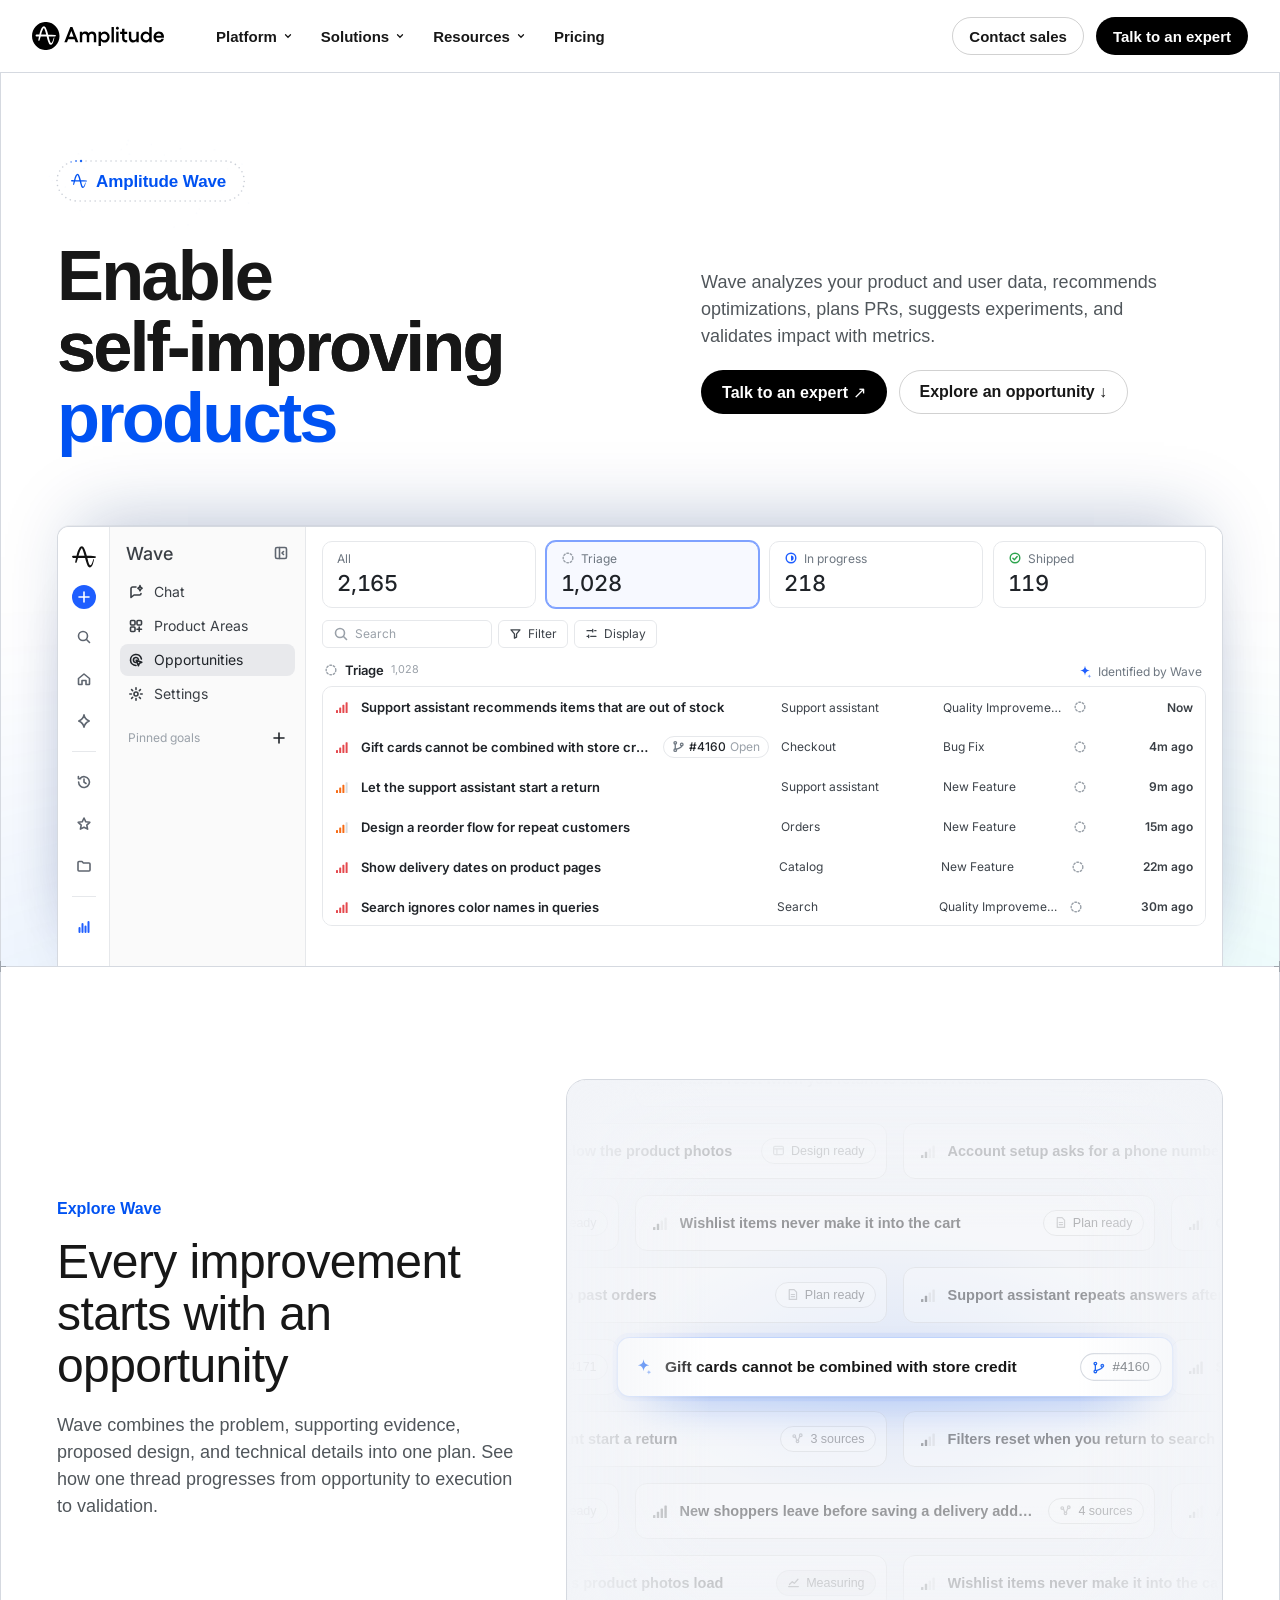
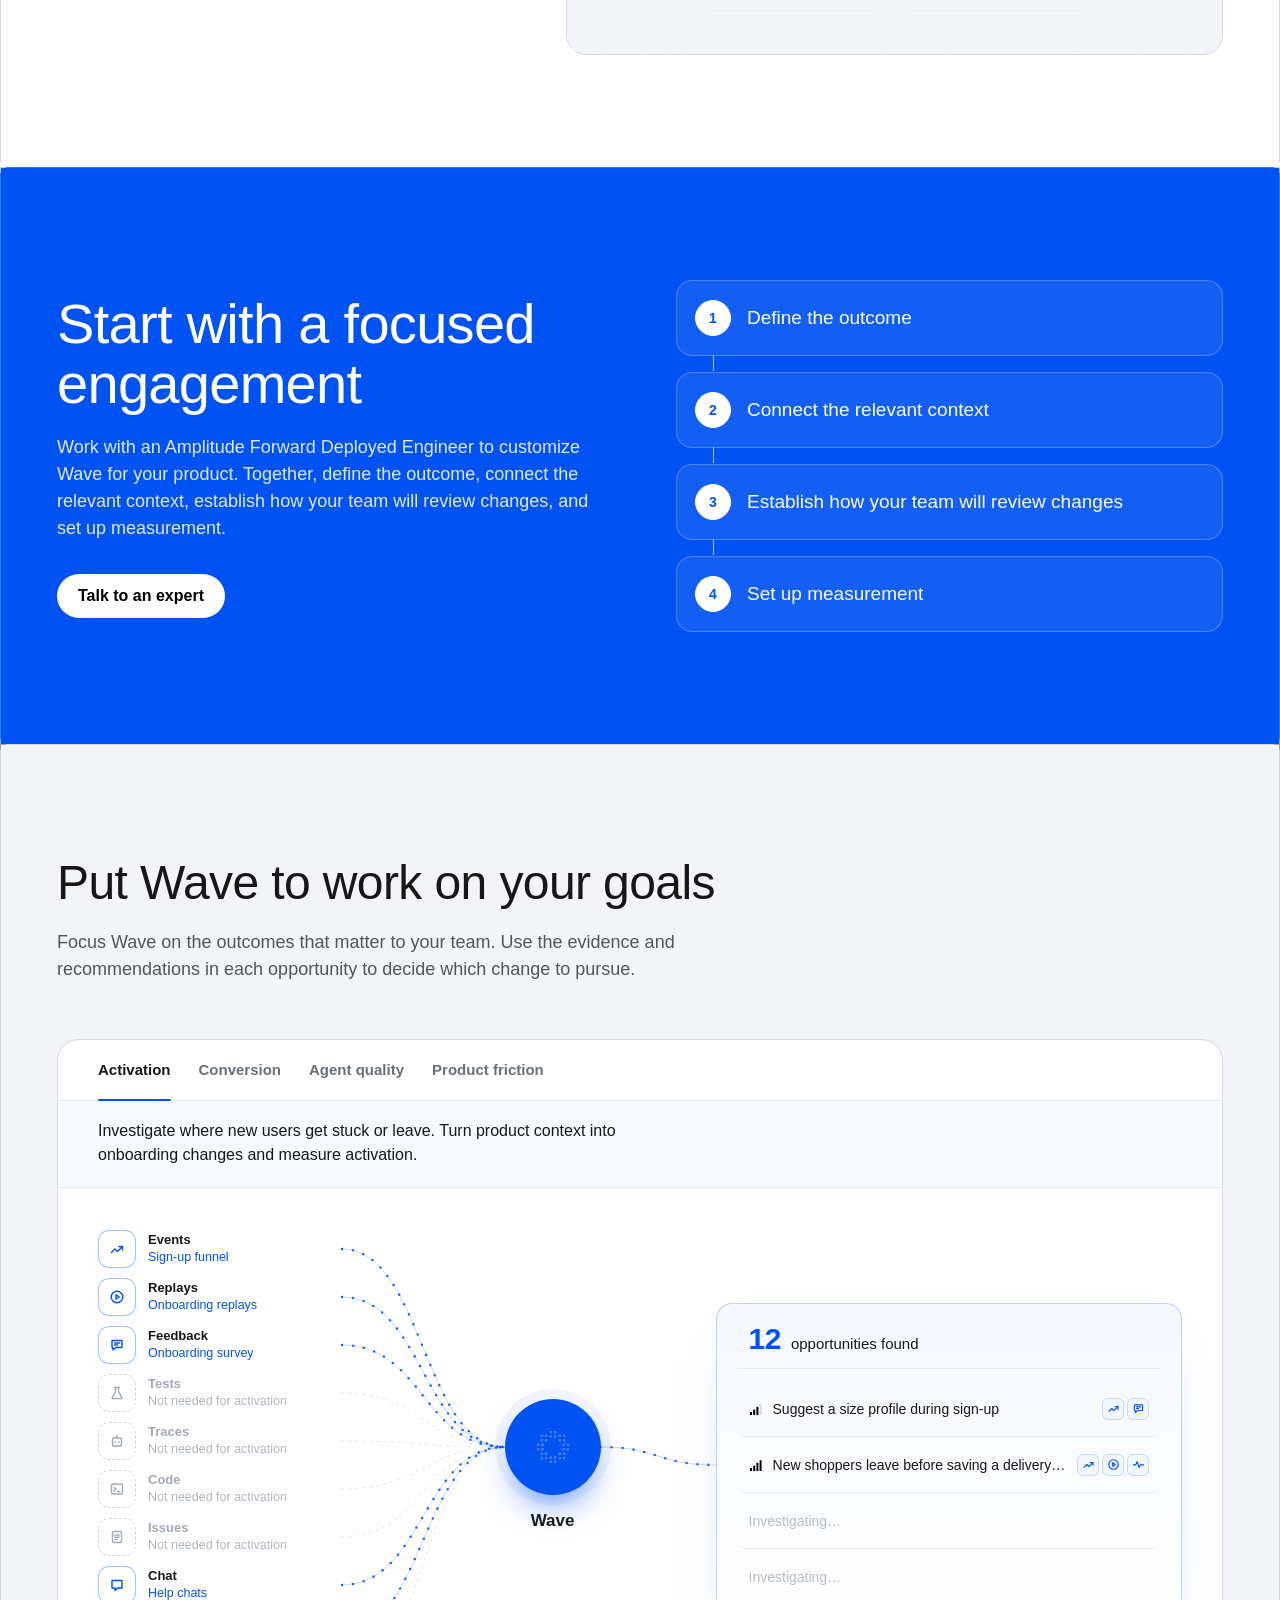
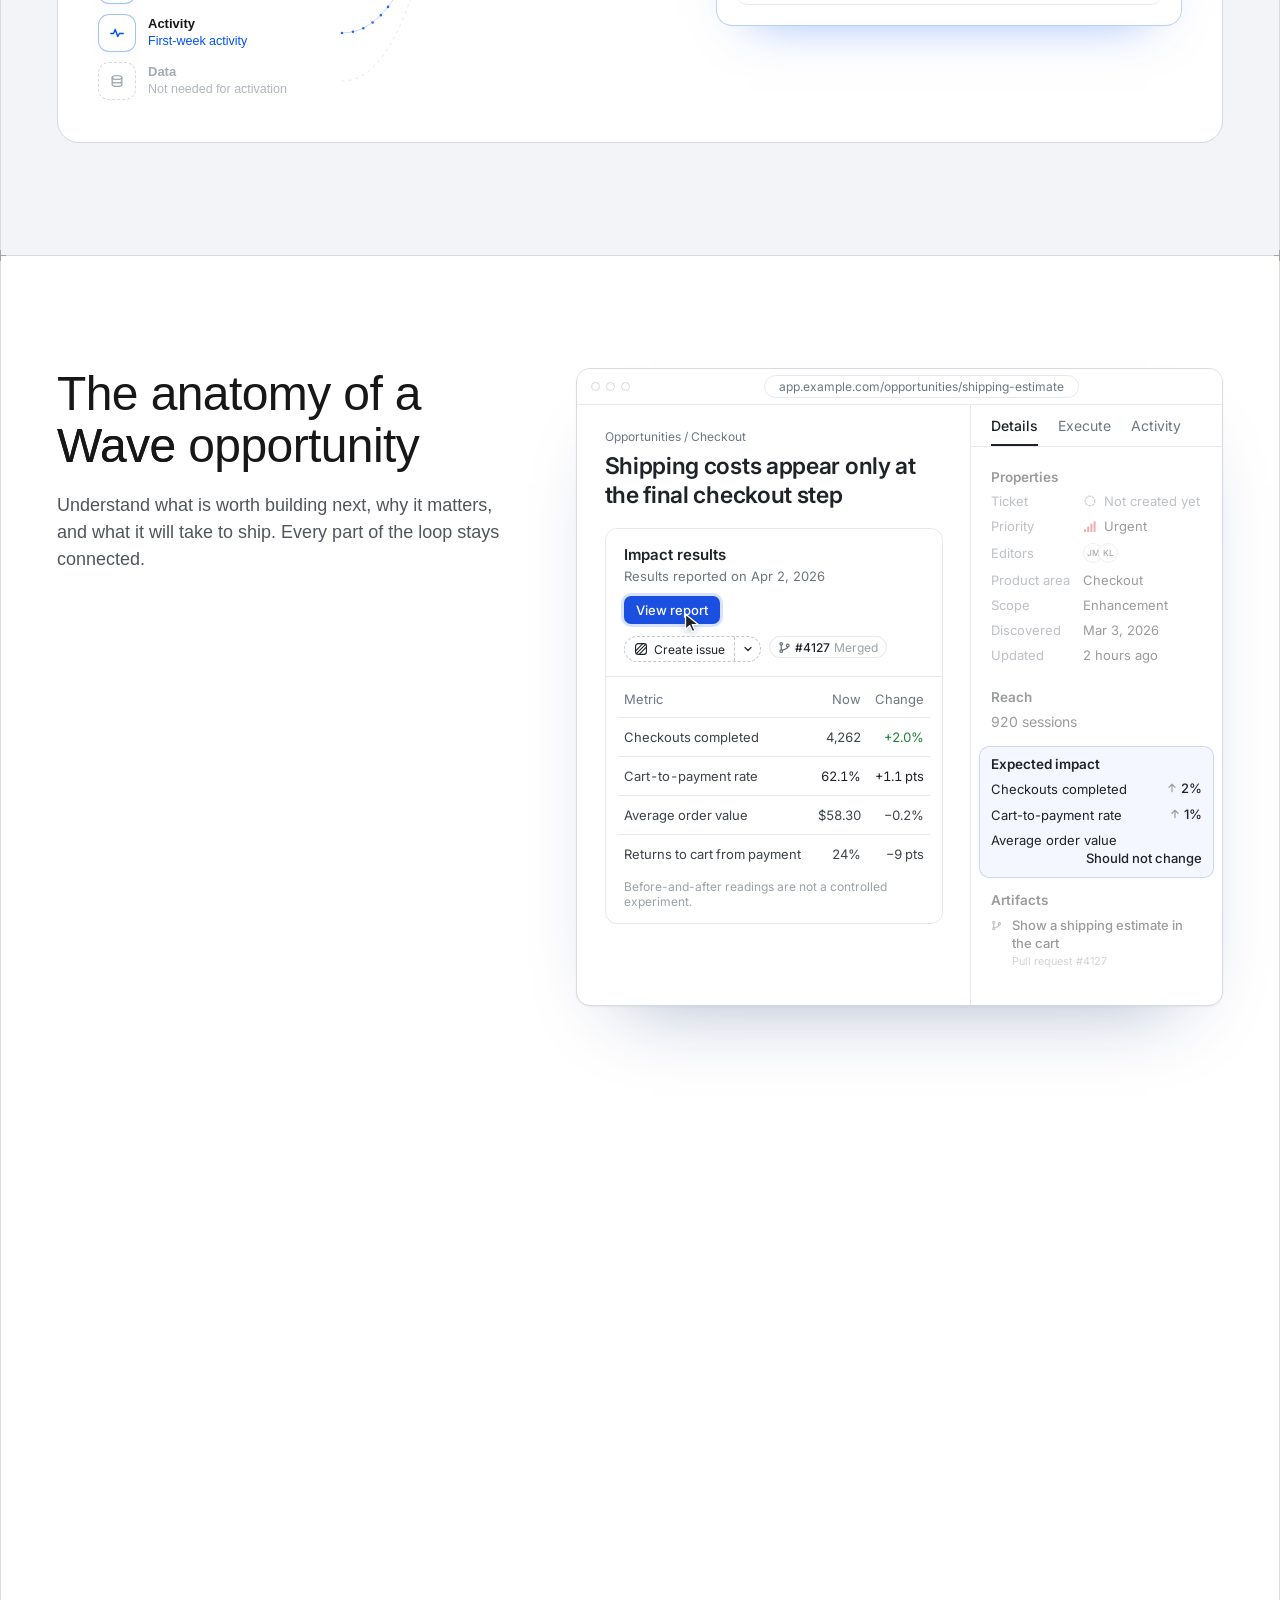
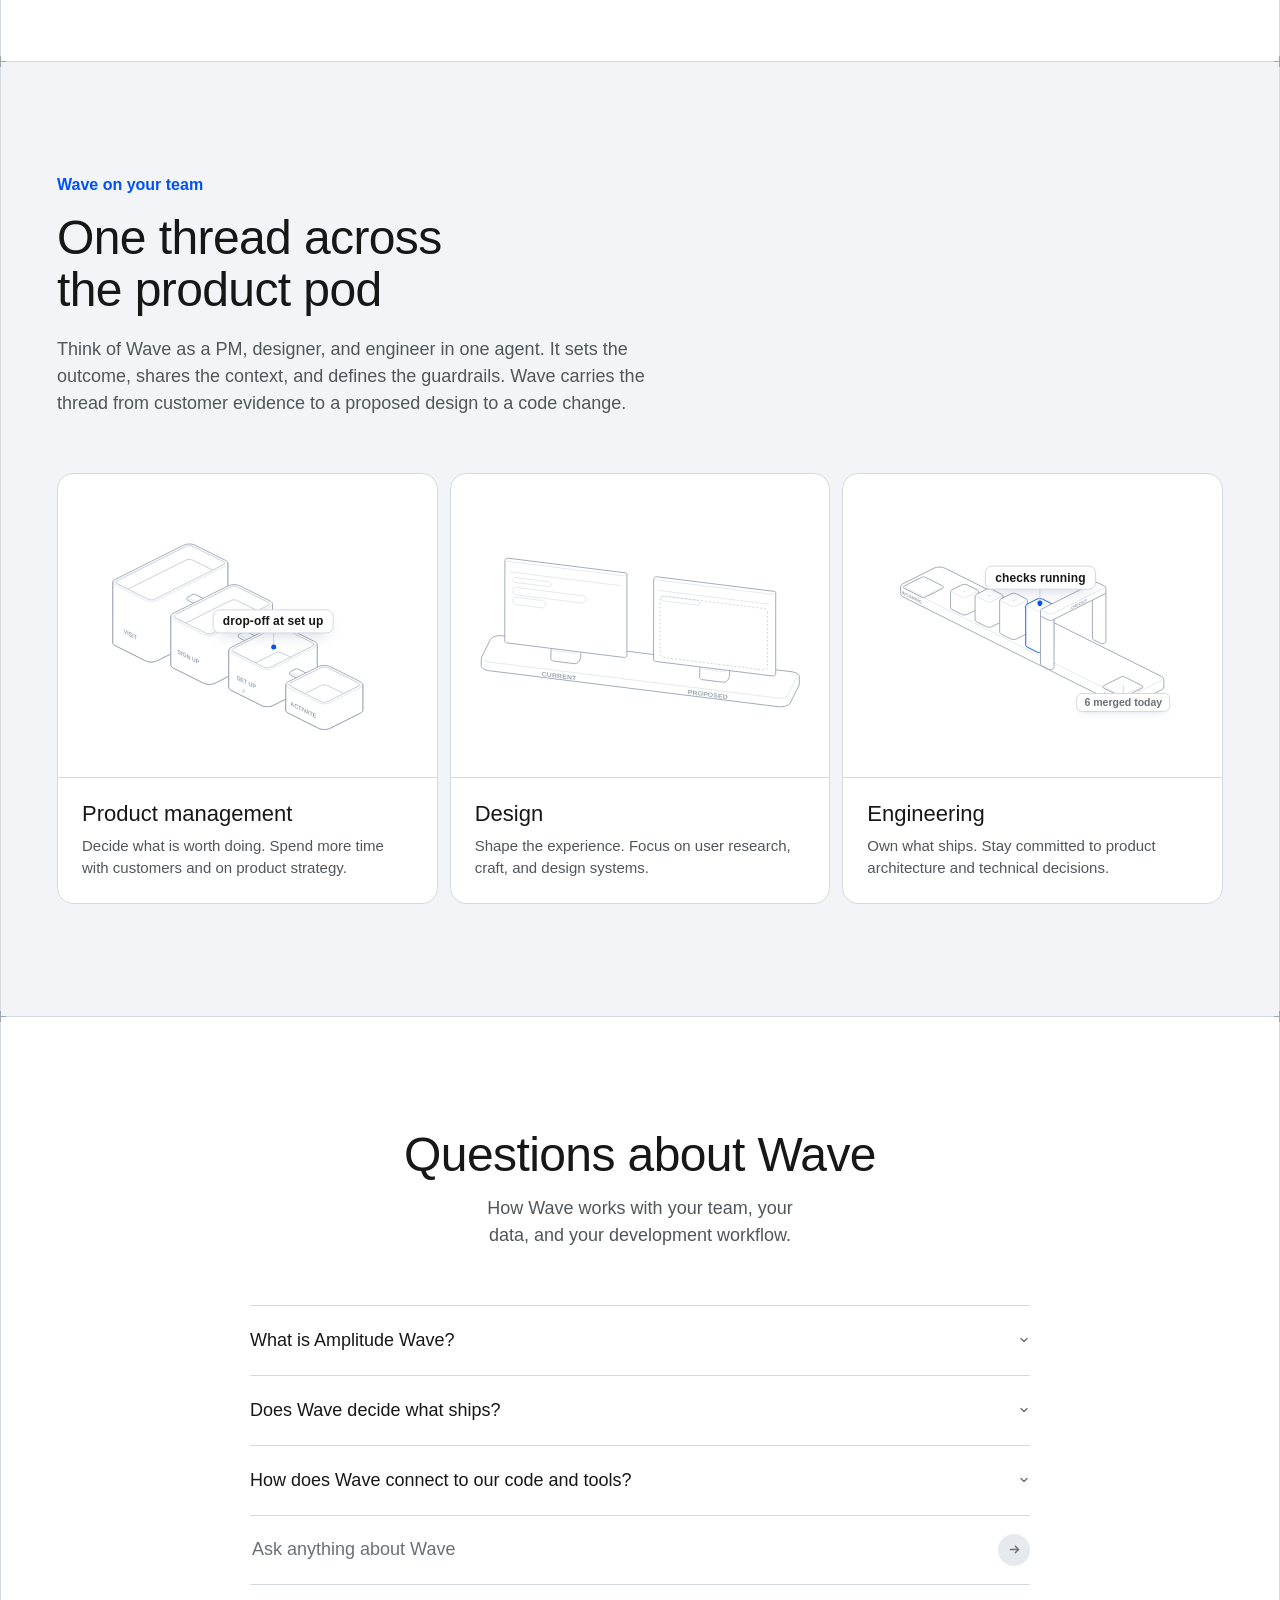
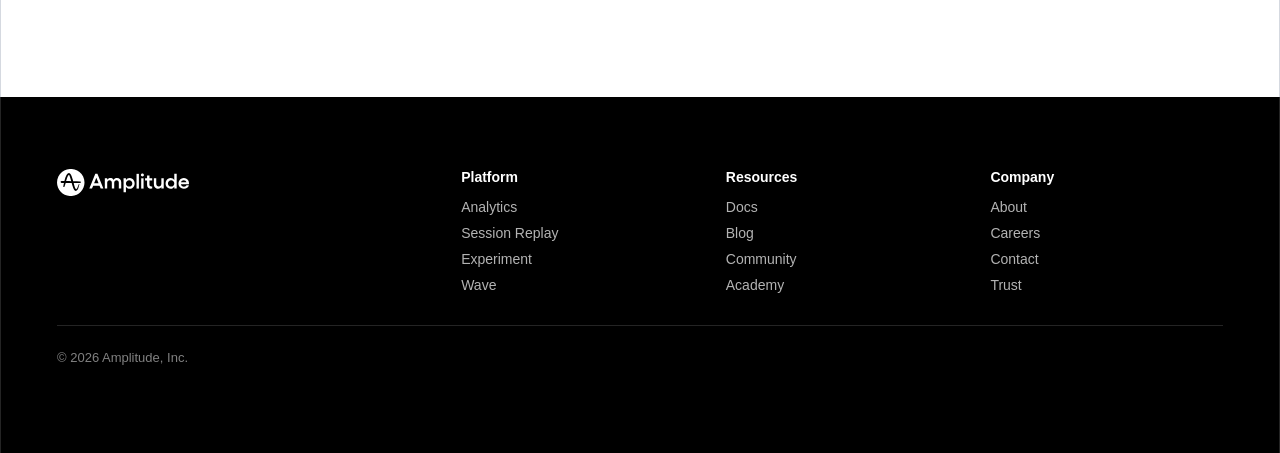
<file: a/index.html>
<!doctype html>
<html lang="en">
  <head>
    <meta charset="UTF-8" />
    <link rel="icon" type="image/svg+xml" href="../favicon.svg" />
    <meta name="viewport" content="width=device-width, initial-scale=1.0" />
    <meta name="description" content="Wave turns product signals into opportunities, recommended changes, and measurable outcomes." />
    <meta name="robots" content="noindex, nofollow" />
    <title>Amplitude Wave | Self-Improving Products</title>
    <!-- link previews: one image for every page (published at the preview site's root) -->
    <meta property="og:type" content="website" />
    <meta property="og:site_name" content="Amplitude Wave" />
    <meta property="og:title" content="Amplitude Wave | Self-Improving Products" />
    <meta property="og:description" content="Wave turns product signals into opportunities, recommended changes, and measurable outcomes." />
    <meta property="og:image" content="https://joshuahunt-amplitude.github.io/wave-preview/og.jpg" />
    <meta property="og:image:width" content="1920" />
    <meta property="og:image:height" content="1080" />
    <meta property="og:image:alt" content="Wave design explorations" />
    <meta name="twitter:card" content="summary_large_image" />
    <meta name="twitter:image" content="https://joshuahunt-amplitude.github.io/wave-preview/og.jpg" />
    <script type="module" crossorigin src="../assets/share-Cix1PbRk.js"></script>
    <link rel="stylesheet" crossorigin href="../assets/share-DE9S09VA.css">
  </head>
  <body>
    <div id="root"></div>
  </body>
</html>
</file>
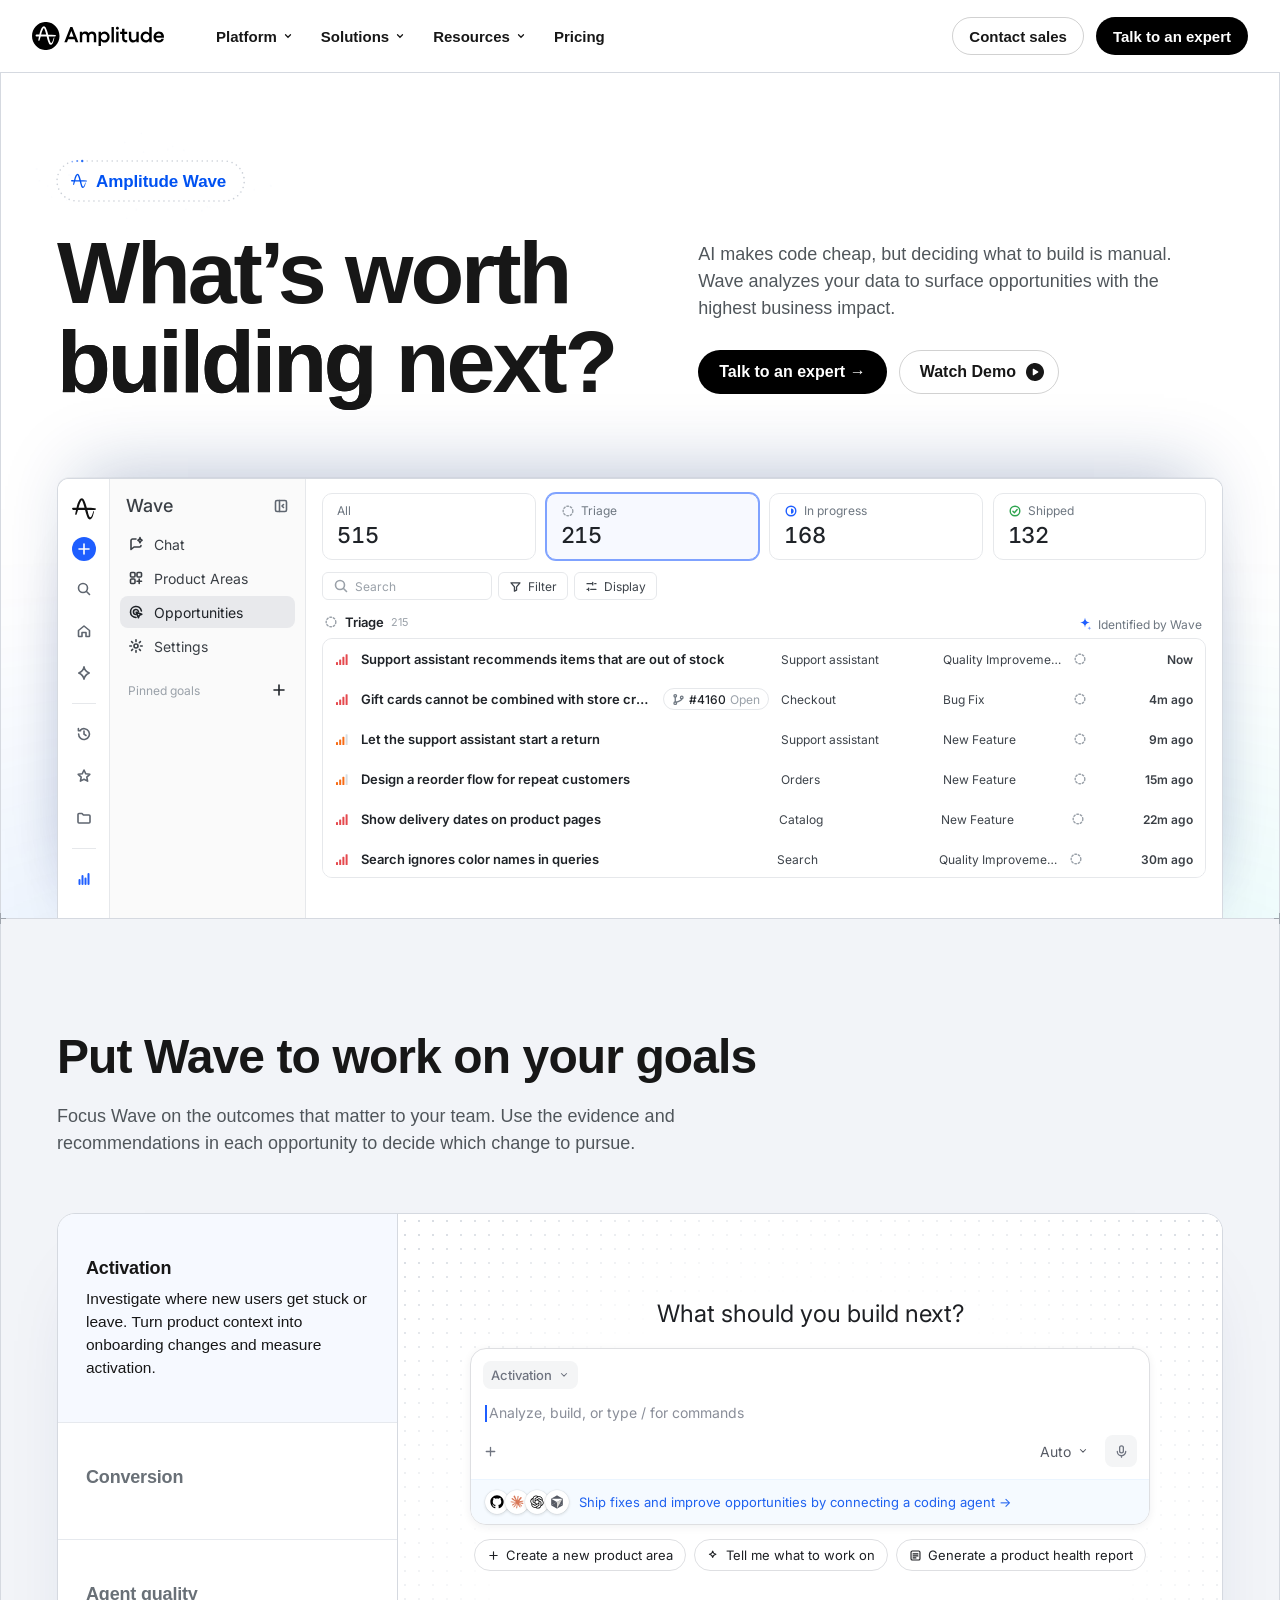
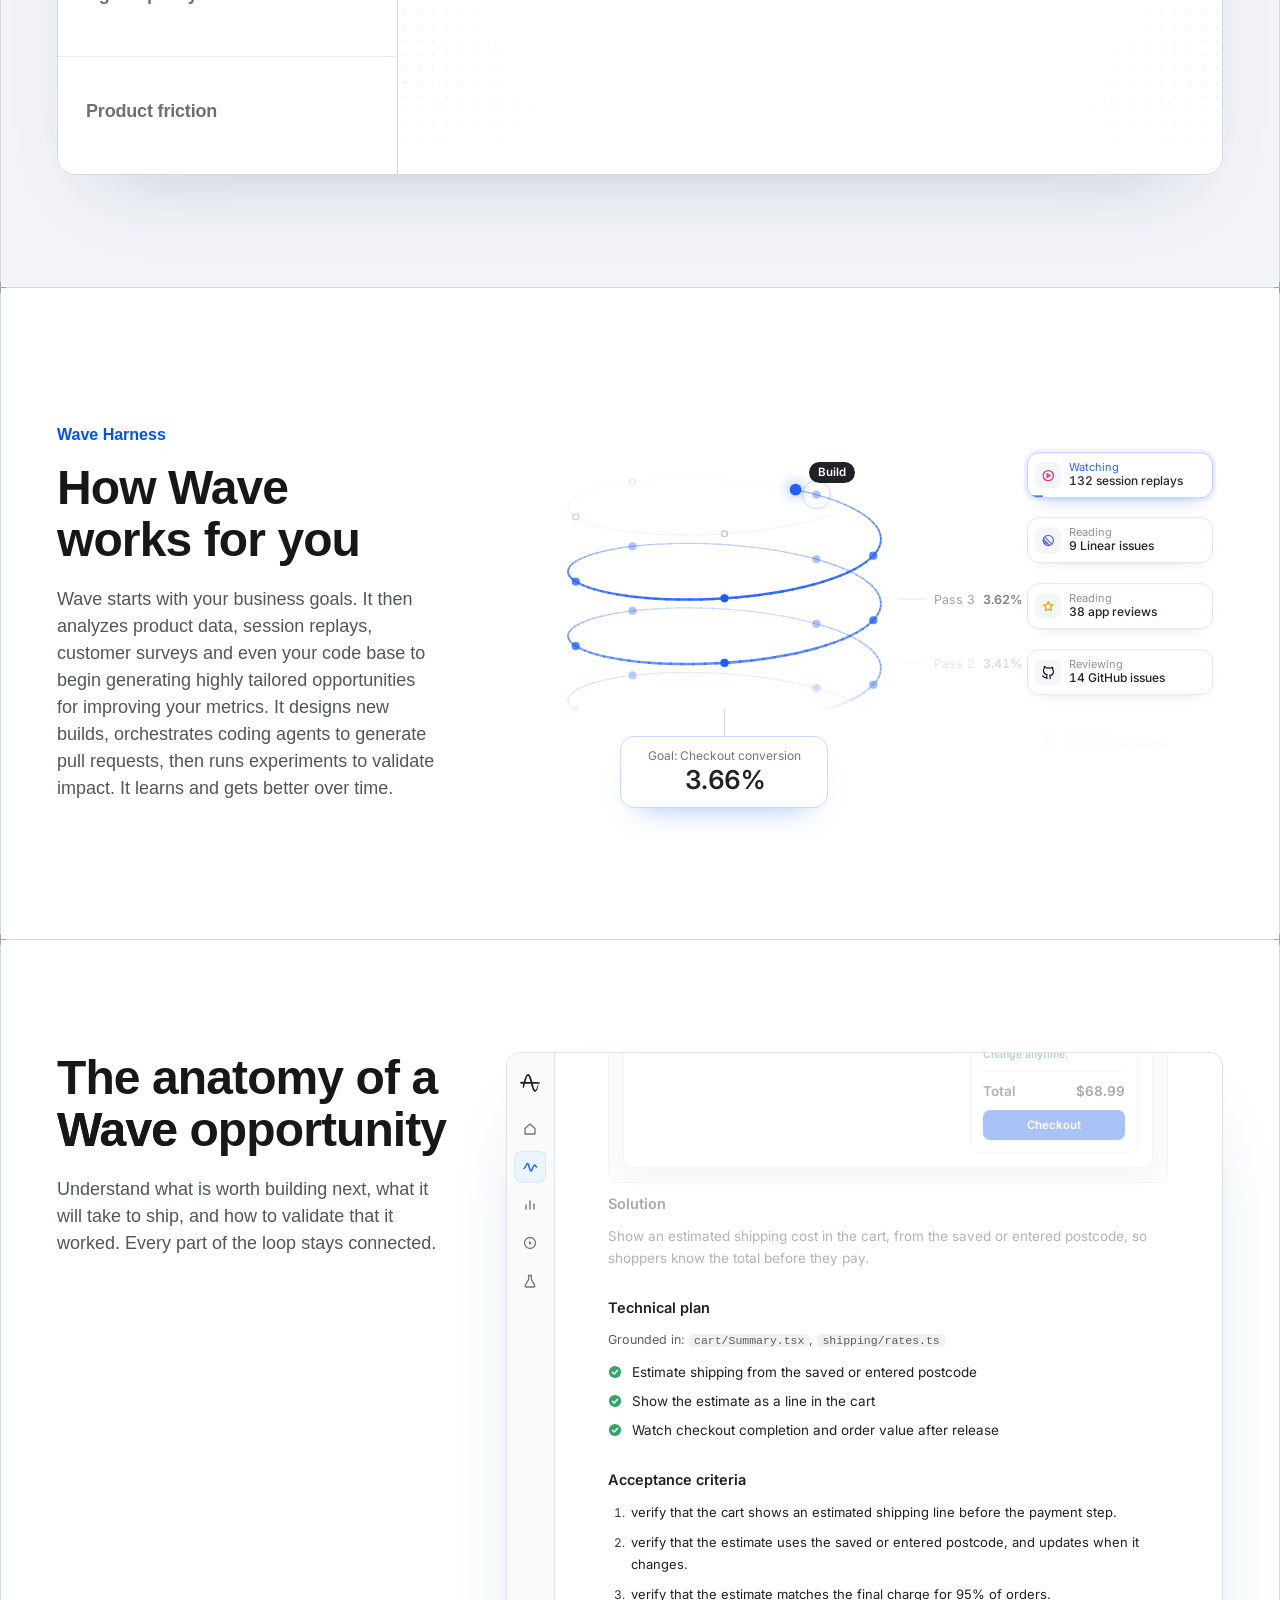
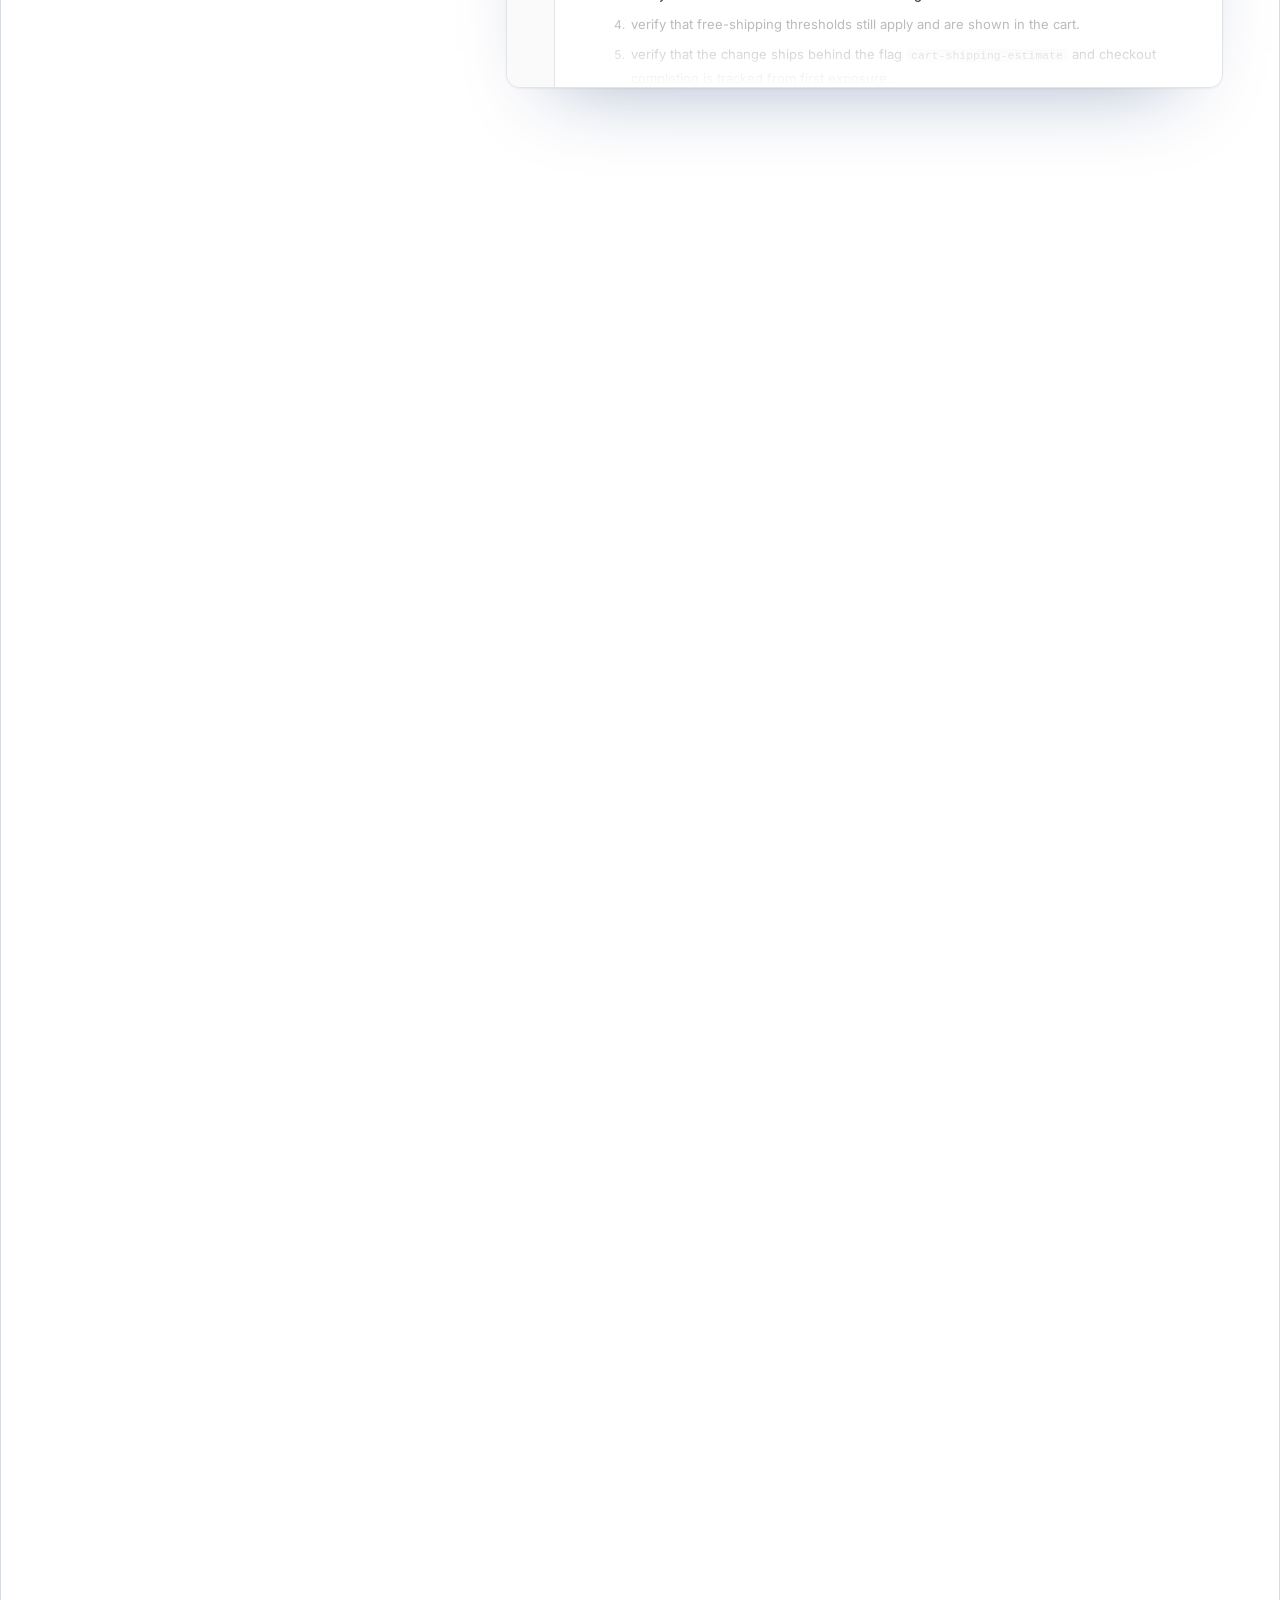
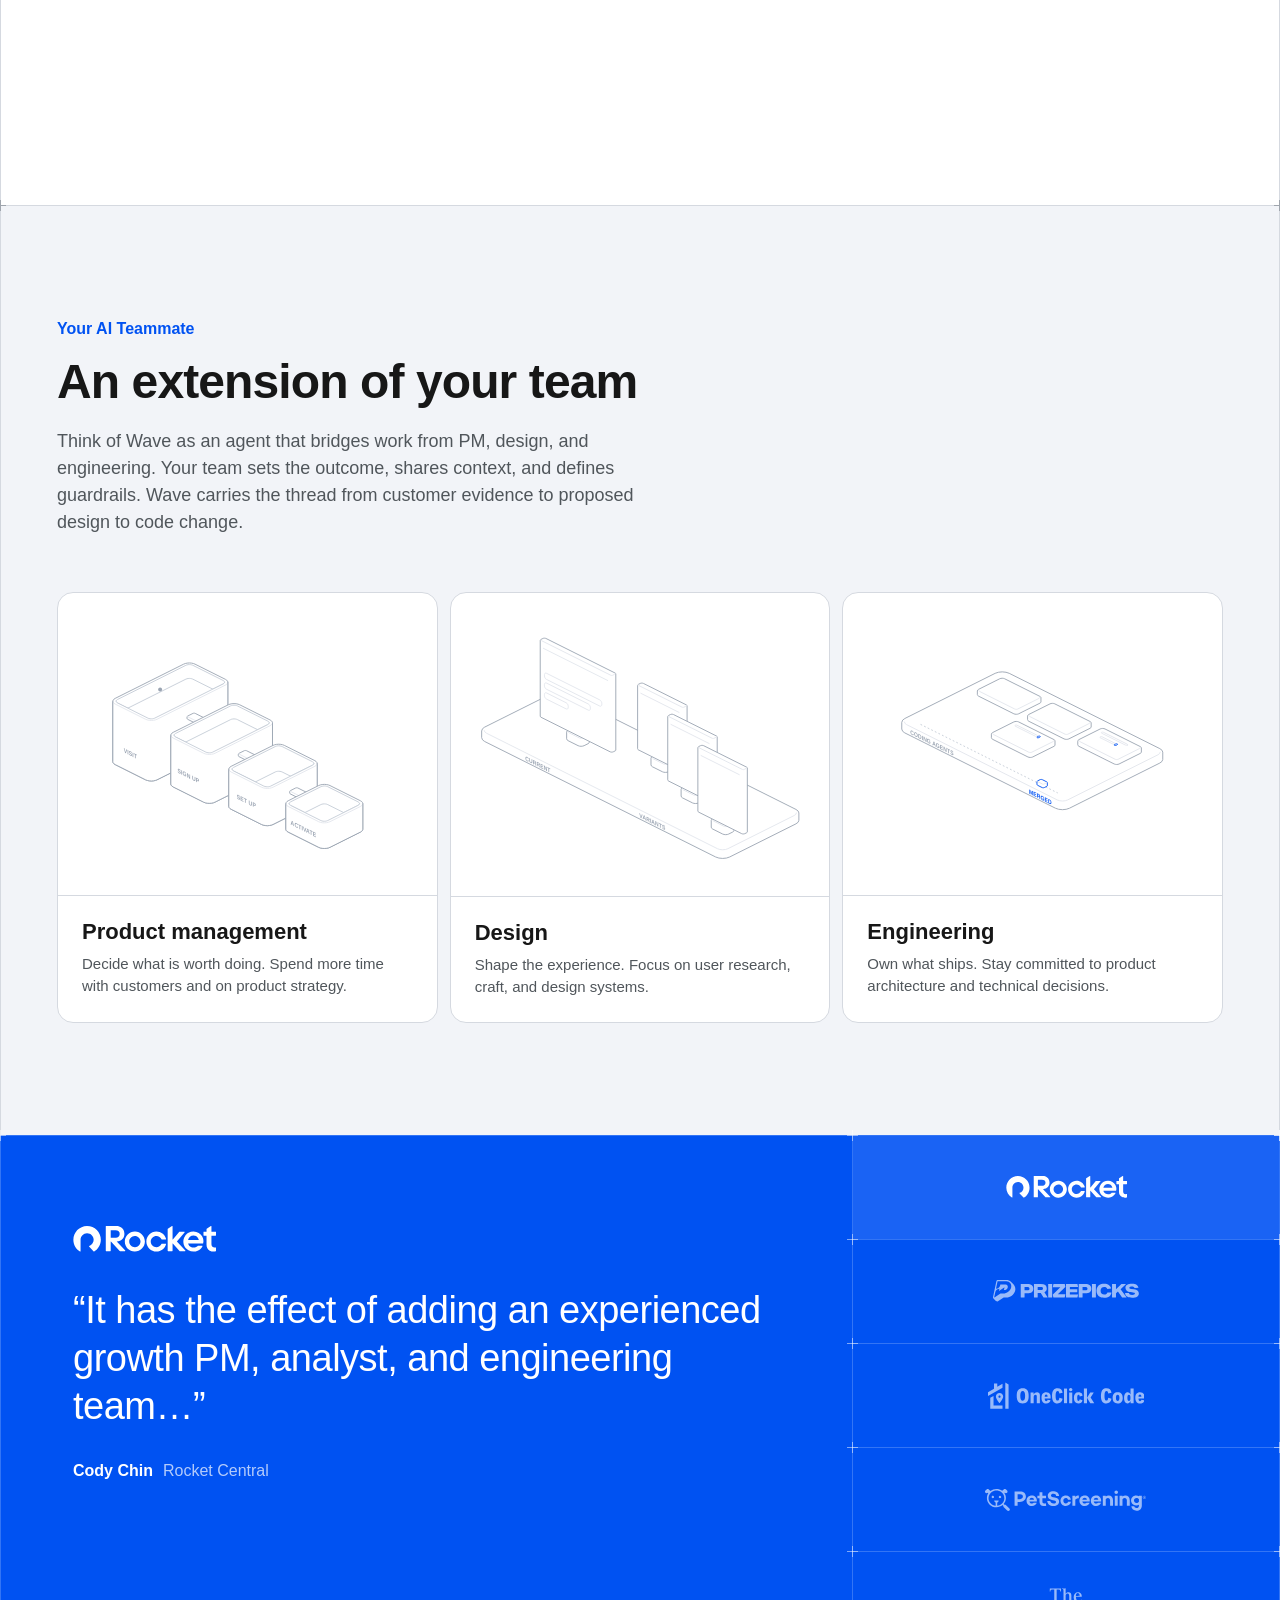
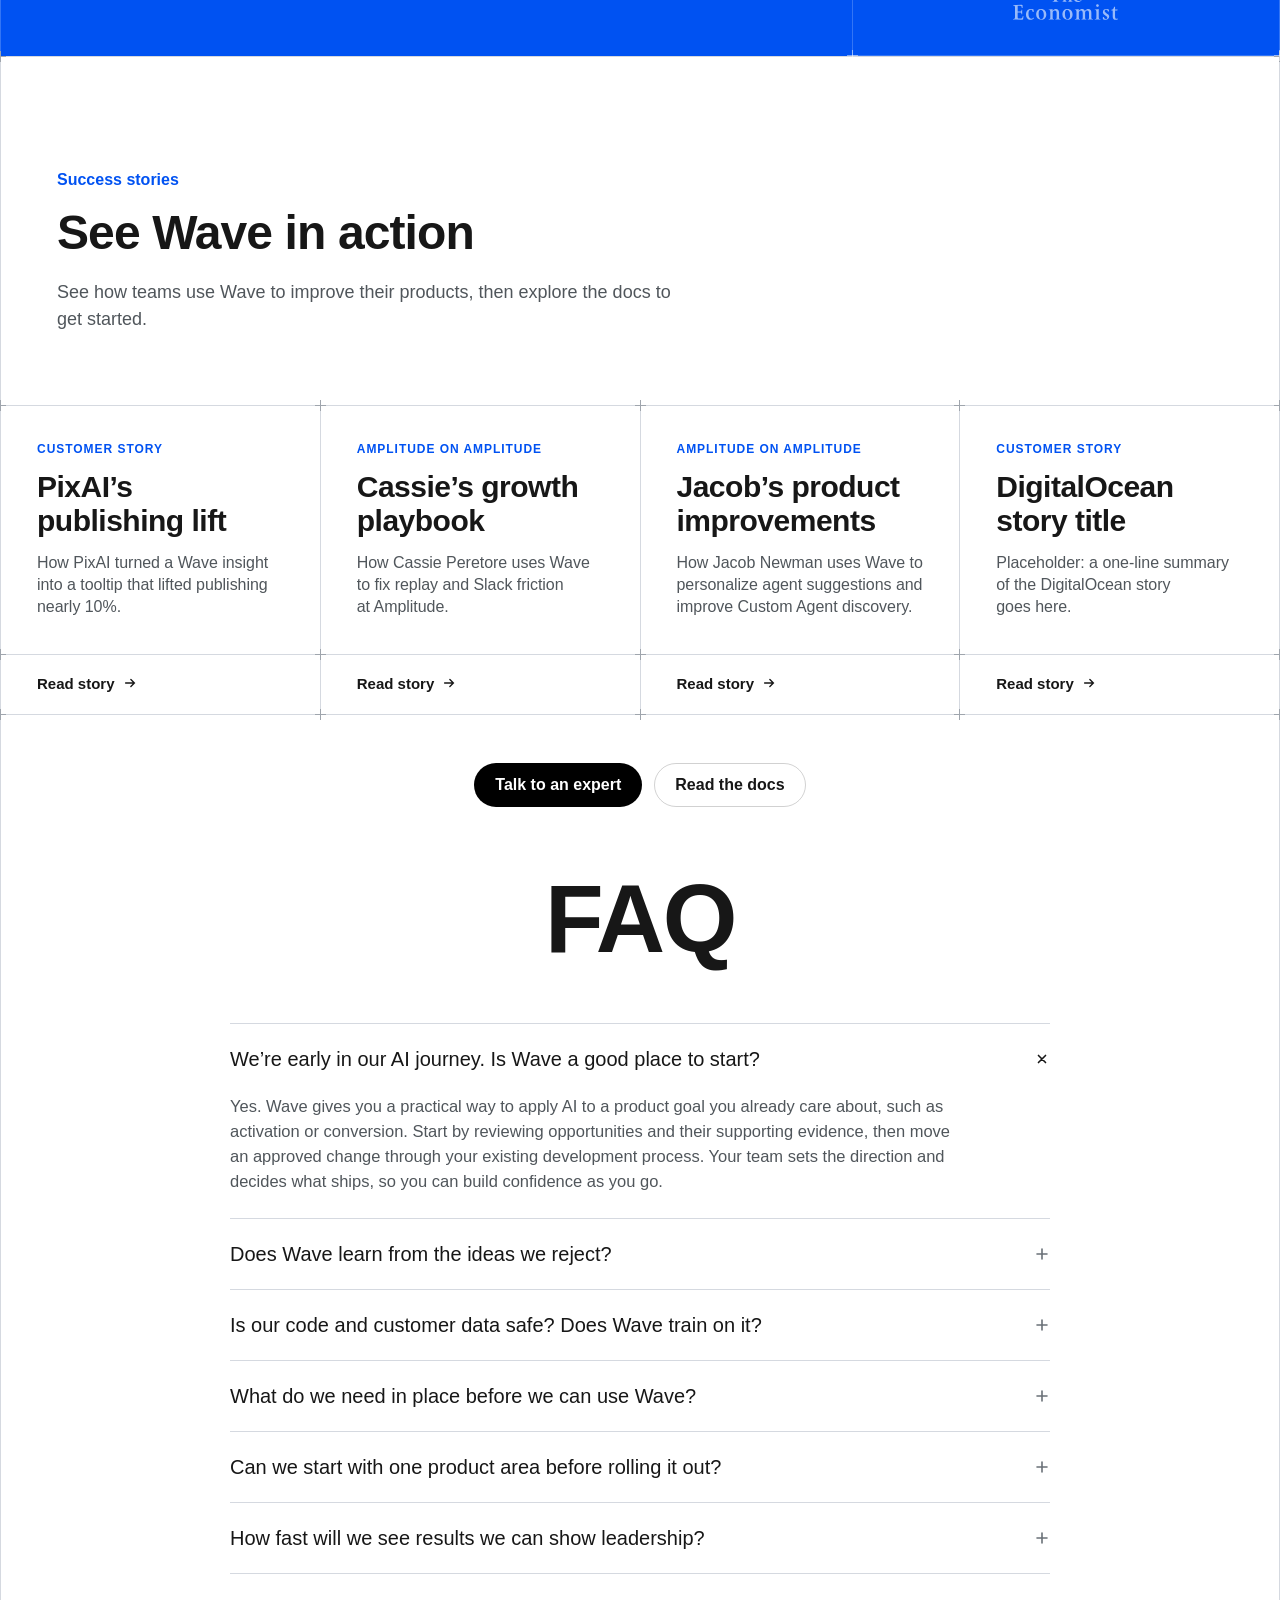
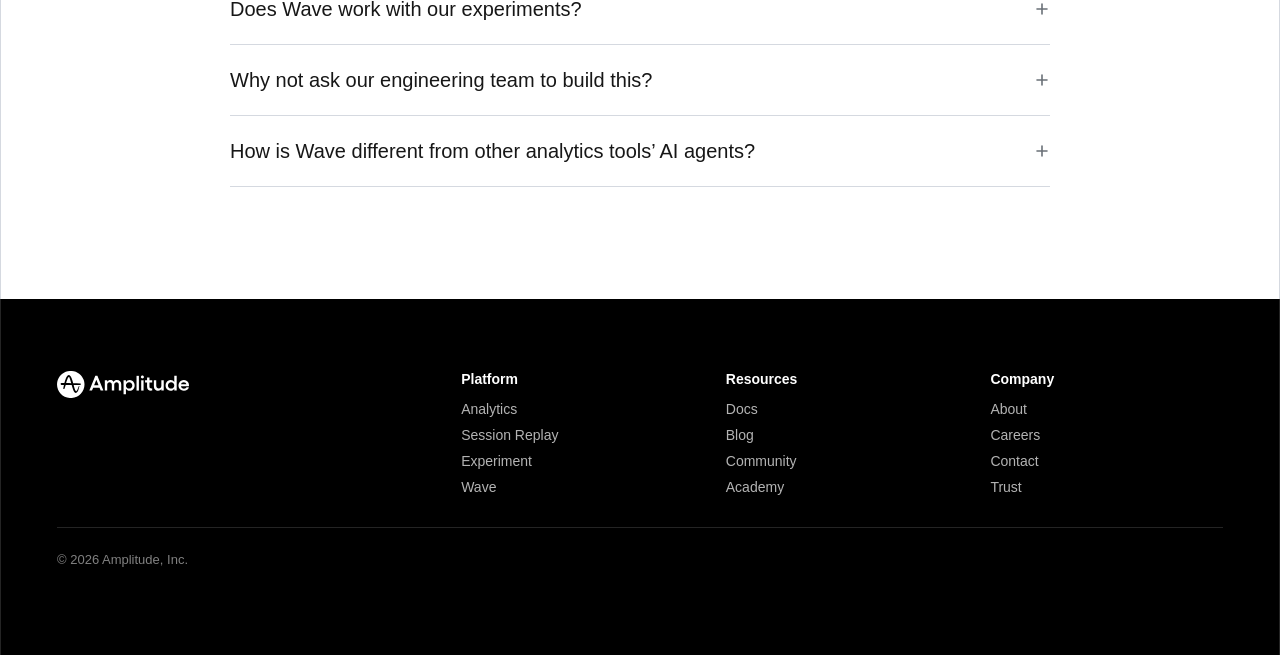
<file: card-hover/index.html>
<!doctype html>
<html lang="en">
  <head>
    <meta charset="UTF-8" />
    <link rel="icon" type="image/svg+xml" href="./favicon.svg" />
    <meta name="viewport" content="width=device-width, initial-scale=1.0" />
    <meta name="description" content="Wave turns product signals into opportunities, recommended changes, and measurable outcomes." />
    <meta name="robots" content="noindex, nofollow" />
    <title>Amplitude Wave | Self Improving Products</title>
    <script type="module" crossorigin src="./assets/index-Dkc47FcH.js"></script>
    <link rel="stylesheet" crossorigin href="./assets/index-DeHtEhSI.css">
  </head>
  <body>
    <div id="root"></div>
  </body>
</html>
</file>
<file: assets/share-DE9S09VA.css>
@font-face{font-family:Gellix;font-style:normal;font-weight:400;font-display:swap;src:url(https://fonts.cdnfonts.com/s/29655/GellixRegular.woff)format("woff")}@font-face{font-family:Gellix;font-style:normal;font-weight:500;font-display:swap;src:url(https://fonts.cdnfonts.com/s/29655/GellixMedium.woff)format("woff")}@font-face{font-family:Gellix;font-style:normal;font-weight:600;font-display:swap;src:url(https://fonts.cdnfonts.com/s/29655/GellixSemiBold.woff)format("woff")}@font-face{font-family:Gellix;font-style:normal;font-weight:700;font-display:swap;src:url(https://fonts.cdnfonts.com/s/29655/GellixBold.woff)format("woff")}:root{color:#fff;font-synthesis:none;-webkit-font-smoothing:antialiased;background:#000;font-family:Gellix,Arial,sans-serif;font-weight:400}*{box-sizing:border-box}body{margin:0}button,input{font:inherit}button,a{-webkit-tap-highlight-color:transparent}button{cursor:pointer}a{color:inherit;text-decoration:none}button{color:inherit}button:focus-visible,a:focus-visible,summary:focus-visible,input:focus-visible{outline-offset:4px;outline:3px solid #7974ff}html{scroll-behavior:smooth;scroll-padding-top:90px}::selection{background:#ddd9ff}button{border:0}h1,h2,h3,h4,p{margin:0}button:disabled{cursor:default}@media (prefers-reduced-motion:reduce){html{scroll-behavior:auto}*,:before,:after{transition:none!important;animation:none!important}}.w7{--blue:#0052f2;--blue-deep:#003fcc;--blue-soft:#6da1ff;--sky:#e8effe;--paper:#f2f4f8;--card:#fff;--line:#d5d9e0;--line-soft:#e6e9ee;--gray:#9fa5ad;--ink:#171717;--body:#50565b;--label:#697077;--green:#56d293;--ease:cubic-bezier(.32,.72,0,1);color:var(--ink);background:#fff;min-height:100vh;font-family:Gellix,Arial,sans-serif}.w7 h1,.w7 h2,.w7 h3,.w7 h4{color:inherit;font-weight:400}:where(.w7) button{color:inherit;background:0 0;padding:0}.w7-skip{z-index:100;color:#fff;background:#000;border-radius:999px;padding:8px 14px;position:absolute;top:8px;left:-999px}.w7-skip:focus{left:16px}.w7-wrap{border-left:1px solid var(--line);border-right:1px solid var(--line);width:min(100%,1344px);margin:0 auto;padding:112px 56px;position:relative}.w7-sec{border-top:1px solid var(--line);position:relative;overflow-x:clip}.w7-sec>.w7-wrap:before,.w7-sec>.w7-wrap:after{content:"";z-index:2;pointer-events:none;background:linear-gradient(var(--gray),var(--gray)) center/11px 1px no-repeat,linear-gradient(var(--gray),var(--gray)) center/1px 11px no-repeat;width:11px;height:11px;position:absolute;top:-6px}.w7-sec>.w7-wrap:before{left:-6px}.w7-sec>.w7-wrap:after{right:-6px}.w7-blue{background:var(--blue);color:#fff;border-top-color:#fff3}.w7-blue>.w7-wrap{border-color:#fff3}.w7-blue>.w7-wrap:before,.w7-blue>.w7-wrap:after{--gray:#ffffff80}.w7-paper{background:var(--paper)}.w7-lead{color:var(--blue);margin-bottom:16px;font-size:16px;font-weight:600;line-height:22px}.w7-blue .w7-lead{color:#fff;opacity:.85}.w7-nobr{white-space:nowrap}.w7-h1{letter-spacing:-1px;font-size:72px;line-height:76px}.w7-h2{letter-spacing:-.6px;font-size:48px;line-height:52px}.w7-desc{color:var(--body);max-width:620px;margin-top:20px;font-size:18px;line-height:27px}.w7-blue .w7-desc{color:#ffffffe0}.w7-head{max-width:720px;margin-bottom:56px}.w7-head.center{text-align:center;margin-inline:auto}.w7-head.center .w7-desc{margin-inline:auto}.w7-support{color:var(--label);max-width:440px;margin-top:20px;font-size:14px;line-height:20px}.w7-blue .w7-support{color:#ffffffb3}.w7-mono{letter-spacing:.08em;text-transform:uppercase;color:var(--label);font:600 11.5px/16px Gellix,Arial,sans-serif}.w7-btn{white-space:nowrap;border:1px solid #0000;border-radius:999px;justify-content:center;align-items:center;gap:8px;height:44px;padding:0 20px;font-size:16px;font-weight:600;transition:background .15s,border-color .15s,color .15s;display:inline-flex}.w7-btn.sm{height:38px;padding:0 16px;font-size:15px}.w7-btn.dark{color:#fff;background:#000}.w7-btn.dark:hover{background:#2b2b2b}.w7-btn.light{color:#000;background:#fff}.w7-btn.light:hover{background:var(--sky)}.w7-btn.line{color:var(--ink);border-color:#0000002e}.w7-btn.line:hover{border-color:var(--ink)}.w7-btn.ghost{color:#fff;border-color:#ffffff80}.w7-btn.ghost:hover{background:#ffffff1f}.w7-actions{flex-wrap:wrap;gap:12px;margin-top:32px;display:flex}.w7-link{color:var(--blue);align-items:center;gap:6px;font-size:15px;font-weight:600;display:inline-flex}.w7-link:hover{gap:9px}.w7-link{transition:gap .2s var(--ease)}.w7-header{z-index:50;-webkit-backdrop-filter:blur(12px);backdrop-filter:blur(12px);border-bottom:1px solid var(--line);background:#fffffff2;position:sticky;top:0}.w7-bar{align-items:center;gap:12px;width:min(100%,1344px);height:72px;margin:0 auto;padding:0 32px;display:flex}.w7-brand img{width:132px;height:auto;display:block}.w7-header .w7-brand img{filter:brightness(0)}.w7-header nav{gap:28px;margin:0 auto 0 40px;font-size:15px;font-weight:600;display:flex}.w7-header nav a{align-items:center;gap:6px;display:inline-flex}.w7-header nav a:hover{color:var(--blue)}.w7-version{white-space:nowrap;border-radius:999px;height:38px;padding:0 12px;font-size:12px;font-weight:600;border:1px solid var(--line)!important}.w7-version kbd{font:inherit;opacity:.55;margin-left:6px}.w7-switch{z-index:30;color:#fff;background:#111;border-radius:8px;align-items:stretch;height:30px;font:600 12px/1 Gellix,Arial,sans-serif;display:flex;position:absolute;top:16px;right:16px;box-shadow:0 6px 20px #0003}.w7-switch-name{align-items:center;gap:8px;padding:0 10px;display:flex}.w7-switch-name span{white-space:nowrap;max-width:0;transition:max-width .3s var(--ease);overflow:hidden}.w7-switch:hover .w7-switch-name span,.w7-switch-name[aria-expanded=true] span{max-width:200px}.w7-switch-name small{opacity:.6;font-size:11px}.w7-switch-next{border-left:1px solid #ffffff26;place-items:center;width:30px;display:grid}.w7-switch-menu{background:#111;border-radius:10px;min-width:220px;padding:6px;display:grid;position:absolute;top:36px;right:0;box-shadow:0 12px 30px #0004}.w7-switch-menu button{text-align:left;border-radius:6px;align-items:center;gap:10px;height:34px;padding:0 10px;font-weight:500;display:flex}.w7-switch-menu button span{opacity:.5;width:12px}.w7-switch-menu button:hover,.w7-switch-menu [aria-checked=true]{background:#ffffff1a}.w7-palette{border:1px solid var(--line);border-radius:14px;width:min(560px,100% - 32px);padding:0;font-family:Gellix,Arial,sans-serif;box-shadow:0 30px 80px #0003}.w7-palette::backdrop{-webkit-backdrop-filter:blur(2px);backdrop-filter:blur(2px);background:#0b0d1233}.w7-palette input{border:0;border-bottom:1px solid var(--line);outline:none;width:100%;height:54px;padding:0 18px;font-size:16px}.w7-palette ul{max-height:360px;margin:0;padding:8px;list-style:none;overflow:auto}.w7-palette li button{text-align:left;border-radius:8px;align-items:center;gap:12px;width:100%;height:44px;padding:0 12px;font-size:15px;display:flex}.w7-palette li button b{width:30px;color:var(--blue);font-weight:600}.w7-palette li button.on{background:var(--paper)}.w7-palette em{color:var(--label);margin-left:auto;font-size:12px;font-style:normal}.w7-footer{color:#fff;background:#000}.w7-footer .w7-wrap{border-color:#ffffff24;grid-template-columns:1.6fr repeat(3,minmax(0,1fr));gap:32px;padding:72px 56px 88px;display:grid}.w7-footer div{align-content:start;gap:10px;font-size:14px;display:grid}.w7-footer b{margin-bottom:4px;font-weight:600}.w7-footer div a{color:#ffffffb3}.w7-footer div a:hover{color:#fff}.w7-footer p{color:#ffffff80;border-top:1px solid #ffffff24;grid-column:1/-1;padding-top:24px;font-size:13px}.w7-window{border:1px solid var(--line);background:#fff;border-radius:14px;position:relative;overflow:hidden;box-shadow:0 1px 2px #0000000d,0 40px 80px -48px #0a2a6b66}.w7-blue .w7-window{border-color:#ffffff59;box-shadow:0 50px 100px -40px #00163dcc}.w7-window-bar{background:#fff;border-bottom:1px solid #e6e8eb;align-items:center;gap:6px;height:36px;padding:0 14px;display:flex}.w7-window-bar i{border:1px solid #d5d9e0;border-radius:50%;width:9px;height:9px}.w7-window-bar span{white-space:nowrap;text-overflow:ellipsis;color:#6e7781;border:1px solid #e6e8eb;border-radius:999px;max-width:72%;margin:0 auto;padding:3px 14px;font:12px -apple-system,BlinkMacSystemFont,sans-serif;overflow:hidden}@media (width<=1100px){.w7-header nav{display:none}.w7-header .w7-btn.line{margin-left:auto}.w7-h1{font-size:56px;line-height:60px}.w7-h2{font-size:40px;line-height:44px}.w7-footer .w7-wrap{grid-template-columns:repeat(3,minmax(0,1fr))}.w7-footer .w7-brand{grid-column:1/-1}}@media (width<=760px){.w7-bar{height:64px;padding:0 20px}.w7-header .w7-btn{display:none}.w7-version{margin-left:auto}.w7-brand img{width:116px}.w7-wrap{padding:72px 20px}.w7-h1{letter-spacing:-.5px;font-size:42px;line-height:46px}.w7-h2{letter-spacing:-.3px;font-size:32px;line-height:37px}.w7-desc{font-size:17px;line-height:25px}.w7-head{margin-bottom:36px}.w7-footer .w7-wrap{grid-template-columns:repeat(2,minmax(0,1fr));padding:56px 20px 72px}.w7-switch{top:10px;right:10px}}.w7-hold{min-width:0;display:grid}.w7-hold>*{visibility:hidden;pointer-events:none;grid-area:1/1;min-width:0}.w7-hold>.on{visibility:visible;pointer-events:auto;animation:w7-rise .5s var(--ease) both}@media (prefers-reduced-motion:reduce){.w7-hold>.on{animation:none}}.p6-app,.p6-impact,.p6-details,.p6-doc,.p6-card{--p-ink:#1f2328;--p-body:#3d434a;--p-muted:#6e7781;--p-faint:#9aa1a9;--p-line:#e6e8eb;--p-soft:#f6f7f8;--p-blue:#1e5eff;--p-red:#e5484d;--p-orange:#f76b15;--p-green:#2da44e;color:var(--p-ink);-webkit-font-smoothing:antialiased;letter-spacing:0;text-align:left;font-family:-apple-system,BlinkMacSystemFont,Inter,Segoe UI,Roboto,Helvetica,Arial,sans-serif}.p6-app *,.p6-impact *,.p6-details *,.p6-doc *{font-family:inherit}.p6-app{background:#fff;grid-template-columns:52px 196px minmax(0,1fr);min-height:100%;font-size:13px;display:grid}.p6-app.nonav{grid-template-columns:52px minmax(0,1fr)}.p6-rail{border-right:1px solid var(--p-line);color:#5f6670;flex-direction:column;align-items:center;gap:14px;padding:16px 0;display:flex}.p6-rail span{border-radius:8px;place-items:center;width:28px;height:28px;display:grid}.p6-rail .p6-mark{color:#111}.p6-rail .p6-new{background:var(--p-blue);color:#fff;border-radius:50%;width:24px;height:24px}.p6-rail .on{color:var(--p-blue)}.p6-rail hr{border:0;border-top:1px solid var(--p-line);width:24px;margin:2px 0}.p6-nav{border-right:1px solid var(--p-line);background:#fafafa;flex-direction:column;gap:2px;padding:16px 10px;display:flex}.p6-nav p{color:#3a3f45;justify-content:space-between;align-items:center;padding:0 6px 10px;font-size:18px;font-weight:500;display:flex}.p6-nav p span{color:#5f6670;display:grid}.p6-nav>span{color:#3a3f45;border-radius:8px;align-items:center;gap:10px;height:32px;padding:0 8px;font-size:14px;display:flex}.p6-nav>span.on{color:var(--p-ink);background:#e8e9ec}.p6-nav small{color:var(--p-faint);justify-content:space-between;align-items:center;margin-top:18px;padding:0 8px;font-size:12px;display:flex}.p6-nav small i{color:var(--p-ink);display:grid}.p6-main{background:#fff;min-width:0;padding:14px 16px}.p6-stats{grid-template-columns:repeat(4,minmax(0,1fr));gap:10px;display:grid}.p6-stat{text-align:left;border:1px solid var(--p-line);color:var(--p-ink);background:#fff;border-radius:10px;gap:4px;padding:9px 14px 11px;transition:border-color .2s,background .2s,box-shadow .2s;display:grid}.p6-stat small{color:var(--p-muted);align-items:center;gap:6px;font-size:12px;display:flex}.p6-stat.triage small svg{color:var(--p-faint)}.p6-stat.progress small svg{color:var(--p-blue)}.p6-stat.shipped small svg{color:var(--p-green)}.p6-stat b{letter-spacing:-.2px;font-variant-numeric:tabular-nums;font-size:22px;font-weight:500}.p6-stat[aria-selected=true]{background:#f7f9ff;border-color:#7fa2ff;box-shadow:0 0 0 1px #7fa2ff}.p6-stat:hover{border-color:#c9ced4}.p6-tools{gap:6px;margin:12px 0 10px;display:flex}.p6-search,.p6-tool{border:1px solid var(--p-line);height:28px;color:var(--p-body);border-radius:6px;align-items:center;gap:6px;padding:0 10px;font-size:12px;display:inline-flex}.p6-search{width:170px;color:var(--p-faint)}.p6-group{align-items:center;gap:7px;padding:4px 2px 8px;font-size:13px;font-weight:600;display:flex}.p6-group svg{color:var(--p-green)}.p6-group.progress svg{color:var(--p-blue)}.p6-group.triage svg{color:var(--p-faint)}.p6-group small{color:var(--p-faint);font-weight:400}.p6-rows{border:1px solid var(--p-line);border-radius:10px;overflow:hidden}.p6-row{border-top:1px solid var(--p-line);background:#fff;align-items:center;gap:12px;height:40px;padding:0 12px;font-size:13px;display:flex}.p6-rows .p6-row:first-child{border-top:0}.p6-row-title{white-space:nowrap;text-overflow:ellipsis;flex:1;min-width:0;font-weight:600;overflow:hidden}.p6-row-prs{flex:none;gap:4px;display:flex}.p6-row-area{width:150px;color:var(--p-body);white-space:nowrap;text-overflow:ellipsis;flex:none;font-size:12px;overflow:hidden}.p6-row-type{width:118px;color:var(--p-body);white-space:nowrap;text-overflow:ellipsis;flex:none;font-size:12px;overflow:hidden}.p6-row-date{text-align:right;color:#3a3f45;flex:none;width:48px;font-size:12px;font-weight:600}.p6-prio{flex:none}.p6-prio rect{fill:#d9dce0}.p6-prio.p4 rect.on{fill:var(--p-red)}.p6-prio.p3 rect.on{fill:var(--p-orange)}.p6-pr{border:1px solid var(--p-line);white-space:nowrap;background:#fff;border-radius:999px;align-items:center;gap:4px;height:22px;padding:0 8px;font-size:12px;display:inline-flex}.p6-pr svg{color:var(--p-muted)}.p6-pr b{font-weight:500}.p6-pr em{color:var(--p-faint);font-style:normal}.p6-who{flex:none;width:60px;display:inline-flex}.p6-who i{width:20px;height:20px;color:var(--p-body);background:#fff;border:1px solid #d3d7dc;border-radius:50%;place-items:center;margin-right:-5px;font-size:8.5px;font-style:normal;font-weight:500;display:grid}.p6-who.none{color:var(--p-faint)}.p6-impact{border:1px solid var(--p-line);background:#fff;border-radius:12px;overflow:hidden}.p6-impact-head{justify-content:space-between;align-items:flex-start;gap:12px;padding:16px 18px 0;display:flex}.p6-impact-head b{font-size:15px;font-weight:600;display:block}.p6-impact-head small{color:var(--p-muted);margin-top:4px;font-size:13px;display:block}.p6-btn{background:var(--p-blue);color:#fff;white-space:nowrap;border-radius:7px;align-items:center;height:28px;padding:0 12px;font-size:13px;font-weight:500;display:inline-flex}.p6-impact-actions{border-bottom:1px solid var(--p-line);flex-wrap:wrap;gap:8px;padding:12px 18px 14px;display:flex}.p6-linear{height:26px;color:var(--p-ink);background:#fff;border:1px dashed #bfc5cc;border-radius:999px;align-items:stretch;font-size:12px;display:inline-flex}.p6-linear-l{align-items:center;gap:6px;padding:0 9px;display:inline-flex}.p6-linear-r{border-left:1px dashed #bfc5cc;place-items:center;width:26px;display:grid}.p6-impact table{border-collapse:collapse;width:calc(100% - 24px);margin:4px 12px 0;font-size:13px}.p6-impact th{text-align:right;color:var(--p-muted);white-space:nowrap;padding:10px 6px;font-weight:400}.p6-impact th:first-child,.p6-impact td:first-child{text-align:left}.p6-impact td.up{color:#1a7f37}.p6-impact td{border-top:1px solid var(--p-line);text-align:right;color:var(--p-body);font-variant-numeric:tabular-nums;padding:10px 6px}.p6-impact td:first-child{color:var(--p-body);max-width:260px}.p6-impact tr:nth-child(2) td:not(:first-child){color:var(--p-ink)}.p6-note{color:var(--p-faint);padding:6px 18px 14px;font-size:12px}.p6-details{background:#fff;flex-direction:column;gap:4px;padding:0 20px 16px;font-size:13px;display:flex}.p6-tabs{border-bottom:1px solid var(--p-line);gap:20px;margin:0 -20px 8px;padding:0 20px;display:flex}.p6-tabs span{color:var(--p-muted);border-bottom:2px solid #0000;padding:12px 0 10px;font-size:14px}.p6-tabs .on{color:var(--p-ink);border-color:var(--p-ink);font-weight:500}.p6-details h4{margin:0 0 8px;font-size:13.5px;font-weight:600}.p6-details dl{gap:9px;margin:0;display:grid}.p6-details dl div{grid-template-columns:minmax(84px,40%) minmax(0,1fr);align-items:center;gap:8px;display:grid}.p6-details dd{white-space:nowrap;text-overflow:ellipsis;min-width:0;overflow:hidden}.p6-details dt{color:var(--p-muted)}.p6-details dd{color:var(--p-ink);align-items:center;gap:7px;margin:0;display:flex}.p6-details dd .muted{color:var(--p-muted)}.p6-details dd>svg{color:var(--p-faint)}.p6-reach{font-size:14px}.p6-expected{gap:9px;margin:0;padding:0;list-style:none;display:grid}.p6-expected li{justify-content:space-between;gap:10px;display:flex}.p6-expected span{white-space:nowrap;text-overflow:ellipsis;text-underline-offset:4px;min-width:0;-webkit-text-decoration:underline dotted #b9bfc6;text-decoration:underline dotted #b9bfc6;overflow:hidden}.p6-expected b{white-space:nowrap;align-items:center;gap:3px;font-weight:500;display:inline-flex}.p6-expected b svg{color:var(--p-faint)}.p6-artifact{align-items:flex-start;gap:10px;display:flex}.p6-artifact>svg{color:var(--p-muted);margin-top:3px}.p6-artifact b{font-weight:500;line-height:18px;display:block}.p6-artifact small{color:var(--p-faint)}.p6-doc h5{margin:0 0 10px;font-size:18px;font-weight:600}.p6-doc h6{margin:14px 0 4px;font-size:13.5px;font-weight:600}.p6-doc p{color:var(--p-body);font-size:13.5px;line-height:1.65}.p6-details section{border-radius:10px;margin:0 -12px;padding:10px 12px 12px;transition:background .5s,box-shadow .5s,opacity .5s}.p6-details.focusing section{opacity:.45}.p6-details.focusing section.hl{opacity:1;background:#f4f7ff;box-shadow:inset 0 0 0 1px #c8d7ff}.p6-expected li{min-width:0}.p6-expected span{flex:1}.p6-expected b{flex:none}@media (width<=760px){.p6-impact table{table-layout:fixed;width:calc(100% - 16px);margin:4px 8px 0;font-size:12px}.p6-impact th:nth-child(4),.p6-impact td:nth-child(4){display:none}.p6-impact th:first-child,.p6-impact td:first-child{width:55%}.p6-impact th,.p6-impact td{padding:8px 4px}.p6-impact-head{padding:14px 14px 0}.p6-impact-actions{padding:10px 14px 12px}.p6-note{padding:6px 14px 12px}}.p6-impact{container-type:inline-size}.p6-impact th,.p6-impact td{white-space:nowrap}.p6-impact td:first-child{white-space:normal;line-height:18px}@container (width<=460px){.p6-impact th:nth-child(2),.p6-impact td:nth-child(2){display:none}.p6-impact th:nth-child(4){font-size:0}.p6-impact th:nth-child(4):after{content:"Change";font-size:13px}.p6-impact-head{flex-wrap:wrap}.p6-impact-head small{white-space:nowrap}}.p6-expected li{flex-wrap:wrap;align-items:baseline;row-gap:2px}.p6-expected span{flex:1 0 auto;max-width:100%}.p6-expected b{margin-left:auto}.w7-fig{--hairline-plate:#fff;--hairline-hi:#0052f2;--hairline-edge:#9aa4b2;--hairline-mid:#c5ccd6;--hairline-lo:#e2e6ec;--tag-bg:#fff;--tag-ink:#171717;--tag-line:#d5d9e0;position:relative}.w7-fig.paper{--hairline-plate:#f2f4f8;--hairline-lo:#dde2e9}.w7-fig.blue{--hairline-plate:#0052f2;--hairline-hi:#fff;--hairline-edge:#a9c4ff;--hairline-mid:#5b8cf7;--hairline-lo:#2f6bf4;--tag-bg:#fff;--tag-ink:#0041c2;--tag-line:#fff}.w7-fig-stage{width:100%}.w7-fig svg text.w7-iso{fill:var(--hl-edge);stroke:none;letter-spacing:.02em;text-transform:uppercase;font-family:Gellix,Arial,sans-serif;font-weight:600;transition:fill .26s cubic-bezier(.5,0,.1,1),opacity .3s}.w7-fig svg text.w7-iso.dim{opacity:.45}.w7-fig svg text.w7-iso.on{fill:var(--hl-hi);font-weight:600}.w7-fig-tag{z-index:2;pointer-events:none;opacity:0;transition:opacity .25s,transform .45s cubic-bezier(.2,.8,.2,1);position:absolute;top:0;left:0}.w7-fig-tag.live{transition:opacity .25s}.w7-fig-tag.on{opacity:1}.w7-fig-tag b{border:1px solid var(--tag-line);background:var(--tag-bg);color:var(--tag-ink);white-space:nowrap;letter-spacing:.01em;border-radius:7px;padding:5px 9px;font:600 12px/1 Gellix,Arial,sans-serif;display:block;position:absolute;bottom:14px;left:0;box-shadow:0 6px 16px -8px #0a2a6b59}.w7-fig-tag:before{content:"";left:var(--lead,0);background:var(--tag-line);width:1px;height:14px;position:absolute;bottom:0;transform:translate(-.5px)}.w7-fig-tag:after{content:"";left:var(--lead,0);background:var(--hairline-hi);border-radius:50%;width:5px;height:5px;position:absolute;bottom:-2.5px;transform:translate(-2.5px)}.w7-fig.blue .w7-fig-tag:after{background:#fff}.w7-fig-tag.below b{top:14px;bottom:auto}.w7-fig-tag.below:before{top:0;bottom:auto}.w7-fig-pin{z-index:1;pointer-events:none;position:absolute;top:0;left:0}.w7-fig-pin b{border:1px solid var(--tag-line);background:var(--tag-bg);color:#697077;white-space:nowrap;border-radius:6px;padding:3px 7px;font:600 10.5px/1.1 Gellix,Arial,sans-serif;transition:color .26s,border-color .26s;display:block;position:absolute;bottom:8px;left:0;box-shadow:0 4px 10px -6px #0a2a6b40}.w7-fig-pin:before{content:"";left:var(--lead,0);background:var(--tag-line);width:1px;height:8px;position:absolute;bottom:0;transform:translate(-.5px)}.w7-fig-pin.below b{top:8px;bottom:auto}.w7-fig-pin.on b{color:var(--tag-ink);border-color:var(--hairline-hi)}.w7-fig.blue .w7-fig-pin b{color:#ffffffd9;box-shadow:none;-webkit-backdrop-filter:blur(2px);backdrop-filter:blur(2px);background:#ffffff1f;border-color:#ffffff59}.w7-fig.blue .w7-fig-pin:before{background:#ffffff59}.w7-fig.blue .w7-fig-pin.below b{top:8px;bottom:auto}.w7-fig-pin.below:before{top:0;bottom:auto}.w7-fig-pin.on b{color:var(--tag-ink);background:#fff;border-color:#fff}@media (prefers-reduced-motion:reduce){.w7-fig-tag{transition:opacity .25s}}.w7-hero{border-top:0}.w7-hero.l0,.w7-hero.l2,.w7-hero.l5{background:var(--blue);color:#fff}.w7-hero.l0>.w7-wrap,.w7-hero.l2 .w7-wrap,.w7-hero.l5 .w7-wrap{border-color:#fff3}.w7-hero>.w7-wrap:before,.w7-hero>.w7-wrap:after{display:none}.w7-hero.l1{background:var(--paper)}.w7h{padding-top:104px}.w7h-copy{grid-template-columns:minmax(0,1.1fr) minmax(0,.9fr);align-items:end;gap:24px 72px;display:grid}.w7h-copy .w7-desc{margin-top:0}.w7h-copy.stack{grid-template-columns:minmax(0,1fr);gap:0}.w7h-copy.stack .w7-desc{margin-top:24px}.w7-hero.l0 .w7-lead,.w7-hero.l2 .w7-lead,.w7-hero.l5 .w7-lead{color:#fff;opacity:.85}.w7-hero.l0 .w7-desc,.w7-hero.l2 .w7-desc,.w7-hero.l5 .w7-desc{color:#ffffffe6}.w7-hero.l0 .w7-support,.w7-hero.l2 .w7-support,.w7-hero.l5 .w7-support{color:#ffffffb3}.w7-rise{animation:w7-rise .5s var(--ease) both}@keyframes w7-rise{0%{opacity:0;transform:translateY(6px)}}.w7h-feed{padding-bottom:0}.w7h-shot{border-bottom:0;border-radius:14px 14px 0 0;height:580px;margin-top:72px}.w7h-shot .p6-app{height:calc(100% - 36px)}.w7h-open{grid-template-columns:minmax(0,5fr) minmax(0,7fr);align-items:center;gap:56px;padding-block:96px;display:grid}.w7h-stage{height:640px;position:relative}.w7h-layer{transform:translate3d(var(--dx,0),var(--dy,0),0);transition:transform .9s cubic-bezier(.2,.8,.2,1);position:absolute}.w7h-layer.back{width:310px;top:0;right:0}.w7h-layer.mid{width:min(560px,82%);top:64px;left:0}.w7h-layer.front{bottom:18px;left:8%}.w7h-panel{border:1px solid var(--line);background:#fff;border-radius:14px;overflow:hidden;box-shadow:0 30px 60px -40px #0a2a6b55}.w7h-panel .p6-details{height:560px;overflow:hidden;-webkit-mask-image:linear-gradient(#000 80%,#0000);mask-image:linear-gradient(#000 80%,#0000)}.w7h-oppcard{border:1px solid var(--line);background:#fff;border-radius:16px;padding:22px;box-shadow:0 1px 2px #0000000d,0 50px 90px -50px #0a2a6b80}.w7h-crumb{color:#6e7781;margin-bottom:8px;font:12px -apple-system,BlinkMacSystemFont,sans-serif}.w7h-oppcard h3{letter-spacing:-.3px;color:#1f2328;margin-bottom:16px;font:600 22px/28px -apple-system,BlinkMacSystemFont,Inter,sans-serif}.w7h-toast{border:1px solid var(--line);background:#fff;border-radius:14px;align-items:center;gap:12px;padding:12px 14px;font-family:-apple-system,BlinkMacSystemFont,Inter,sans-serif;display:flex;box-shadow:0 24px 50px -24px #0a2a6b80}.w7h-toast b{color:#1f2328;font-size:13px;font-weight:600;display:block}.w7h-toast small{color:#6e7781;white-space:nowrap;text-overflow:ellipsis;max-width:250px;font-size:12px;display:block;overflow:hidden}.w7h-toast-dot{background:#2da44e;border-radius:50%;flex:none;width:8px;height:8px;box-shadow:0 0 0 4px #2da44e26}.w7h-blue{--bp:1;min-height:min(calc(var(--hh,900px) * var(--bp-h,1)),calc(100svh - 72px));isolation:isolate;flex-direction:column;display:flex;position:relative;overflow:hidden}.w7h-wire,.w7h-spot,.w7h-scan{perspective:2200px;pointer-events:none;position:absolute;inset:0}.w7h-spot{-webkit-mask-image:radial-gradient(circle var(--spot,300px) at var(--sx) var(--sy),#000 30%,transparent 100%);-webkit-mask-image:radial-gradient(circle var(--spot,300px) at var(--sx) var(--sy),#000 30%,transparent 100%);mask-image:radial-gradient(circle var(--spot,300px) at var(--sx) var(--sy),#000 30%,transparent 100%);opacity:0;transition:opacity .5s}.w7h-blue.on .w7h-spot{opacity:1}.w7h-scan{--b:var(--scan-w,9%);-webkit-mask-image:linear-gradient(100deg,transparent calc(50% - var(--b)),#000 50%,transparent calc(50% + var(--b)));-webkit-mask-image:linear-gradient(100deg,transparent calc(50% - var(--b)),#000 50%,transparent calc(50% + var(--b)));mask-image:linear-gradient(100deg,transparent calc(50% - var(--b)),#000 50%,transparent calc(50% + var(--b)));animation:w7h-scan var(--scan-s,5.5s) var(--scan-at,3.9s) cubic-bezier(.45,0,.55,1) infinite both;opacity:.9;-webkit-mask-size:300% 100%;mask-size:300% 100%;-webkit-mask-repeat:no-repeat;mask-repeat:no-repeat}@keyframes w7h-scan{0%{-webkit-mask-position:100% 0;mask-position:100% 0}to{-webkit-mask-position:0 0;mask-position:0 0}}@property --dr{syntax:"<angle>";inherits:true;initial-value:0deg}.w7h-wire{animation:w7h-enter var(--enter-s,1.4s) cubic-bezier(.2,.8,.2,1) both,w7h-drift var(--drift-s,14s) ease-in-out infinite alternate}@property --et{syntax:"<angle>";inherits:true;initial-value:0deg}@keyframes w7h-enter{0%{opacity:0;--et:12deg;transform:translateY(70px)}to{opacity:1;--et:0deg;transform:none}}@keyframes w7h-drift{0%{--dr:calc(var(--drift,.8deg) * -1)}to{--dr:var(--drift,.8deg)}}.w7h-plane{left:50%;top:calc(var(--pt,-90px) * var(--bp));width:calc(var(--pw,1400px) * var(--bp));height:calc(var(--ph,700px) * var(--bp));transform-origin:50%;transform:translateX(calc(-50% + var(--px,110px) * var(--bp))) scale(var(--ps,1)) rotateX(calc(var(--tx,54deg) + var(--rx,0deg) + var(--et,0deg))) rotateZ(calc(var(--tz,-24deg) + var(--rz,0deg) + var(--dr,0deg)));transition:transform 1.2s cubic-bezier(.2,.8,.2,1);position:absolute}.w7h-app{border:1px solid rgb(255 255 255/var(--fa,.75));border-radius:18px;height:100%;overflow:hidden}.w7h-plane *{border-color:rgb(255 255 255/var(--la,.42))!important;color:rgb(255 255 255/var(--ta,.7))!important;box-shadow:none!important;background:0 0!important}.w7h-plane .p6-prio rect{fill:rgb(255 255 255/var(--la,.42))!important}.w7h-plane.lit *{color:#fff!important;border-color:#ffffffe6!important}.w7h-plane.lit .p6-prio rect.on{fill:#fff!important}.w7h-plane.lit .w7h-app{border-color:#fff}.w7h-blue:after{content:"";inset:var(--fade,56%) 0 0;z-index:1;background:linear-gradient(#0052f200,var(--blue) 46%);pointer-events:none;position:absolute}.w7h-print{z-index:2;padding-top:min(calc(var(--ct,500px) * var(--bp-h,1)),calc(100svh - 72px - 380px));border-color:#fff3;flex-direction:column;flex:1;justify-content:flex-end;padding-bottom:104px;display:flex;position:relative}@media (width<=1100px){.w7h-copy{grid-template-columns:minmax(0,1fr)}.w7h-shot{height:520px}.w7h-open{grid-template-columns:minmax(0,1fr)}.w7h-stage{height:600px}.w7h-blue{--bp:.7;--bp-h:.8}}@media (width<=760px){.w7h{padding-top:64px}.w7h-shot{margin-top:48px;height:460px;margin-inline:-8px}.w7h-shot .p6-nav{display:none}.w7h-shot .p6-app{grid-template-columns:44px minmax(0,1fr)}.w7h-shot .p6-stats{grid-template-columns:repeat(2,minmax(0,1fr))}.w7h-shot .p6-row-area,.w7h-shot .p6-row-type,.w7h-shot .p6-who,.w7h-shot .p6-row-prs,.w7h-shot .p6-tools{display:none}.w7h-stage{height:560px}.w7h-layer.back{display:none}.w7h-layer.mid{width:100%;top:0}.w7h-layer.front{bottom:0;left:0;right:0}.w7h-toast small{max-width:150px}.w7h-blue{--bp:.46;--bp-h:.6;min-height:0}.w7h-print{padding-bottom:72px}}.w7-hero.l3,.w7-hero.l6{background:var(--blue);color:#fff}.w7-hero.l3>.w7-wrap,.w7-hero.l6>.w7-wrap{border-color:#fff3}.w7-hero.l3 .w7-lead,.w7-hero.l6 .w7-lead{color:#fff;opacity:.85}.w7-hero.l3 .w7-desc,.w7-hero.l6 .w7-desc{color:#ffffffe6}.w7-hero.l3 .w7-support,.w7-hero.l6 .w7-support{color:#ffffffb3}.w7-hero.l4{background:var(--paper)}.w7h-machine>*{min-width:0}.w7h-machine>:first-child{flex:calc(12 - var(--fs,7)) 1 0}.w7h-machine>:last-child{flex:var(--fs,7) 1 0}.w7h-machine{align-items:center;gap:40px;min-height:760px;padding-block:96px;display:flex}.w7h-machine-fig{position:relative}@media (width<=1100px){.w7h-machine{flex-direction:column;align-items:stretch;gap:24px;min-height:0;padding-block:72px}}.w7h-plane .w7h-arrive{opacity:0;animation:w7h-arrive var(--row-s,.9s) var(--d,1s) cubic-bezier(.3,.6,.2,1) forwards;position:relative;-webkit-mask-image:linear-gradient(90deg,#000 45%,#0000 55%);mask-image:linear-gradient(90deg,#000 45%,#0000 55%);-webkit-mask-position:100% 0;mask-position:100% 0;-webkit-mask-size:240% 100%;mask-size:240% 100%}.w7h-plane .w7h-arrive:after{content:"";pointer-events:none;opacity:0;width:18%;animation:w7h-glint var(--row-s,.9s) var(--d,1s) cubic-bezier(.3,.6,.2,1) both;border-radius:4px;position:absolute;top:-1px;bottom:-1px;left:-18%;background:linear-gradient(90deg,#fff0,#ffffff59 60%,#fff 92%,#fff0)!important}.w7h-plane .w7h-arrive:before{content:"";opacity:0;width:8px;height:8px;animation:w7h-spark calc(var(--row-s,.9s) * 1.2) var(--d,1s) ease-out both;border-radius:50%;margin-top:-4px;position:absolute;top:50%;left:6px;background:#fff!important;box-shadow:0 0 14px 5px #ffffffb3!important}.w7h-window{position:relative}.w7h-plane .w7h-arrive.w7h-leave{animation:.6s ease-out forwards w7h-out;-webkit-mask-position:0 0;mask-position:0 0}@keyframes w7h-out{0%{opacity:1}to{opacity:0;transform:translateY(6px)}}@keyframes w7h-arrive{0%{opacity:0;transform:translate(-18px);-webkit-mask-position:100% 0;mask-position:100% 0}25%{opacity:1}to{opacity:1;transform:none;-webkit-mask-position:0 0;mask-position:0 0}}@keyframes w7h-glint{0%{opacity:0;left:-18%}15%{opacity:1}85%{opacity:1}to{opacity:0;left:100%}}@keyframes w7h-spark{0%{opacity:0;transform:scale(.3)}20%{opacity:1;transform:scale(1.3)}to{opacity:0;transform:scale(.6)}}@media (prefers-reduced-motion:reduce){.w7h-scan{display:none}.w7h-wire{animation:none}.w7h-plane .w7h-arrive{opacity:1;animation:none;-webkit-mask-image:none;mask-image:none}.w7h-plane .w7h-arrive:before,.w7h-plane .w7h-arrive:after{display:none}}.w7h-ledger-fig{left:50%;top:calc(var(--ft,-250px) * var(--bp));width:calc(var(--fw,1500px) * var(--bp));transform:translateX(calc(-50% + var(--fx,250px) * var(--bp)));z-index:0;position:absolute}.w7h-ledger-fig .w7-fig-stage{cursor:default}.w7h-ledger:after{z-index:1;pointer-events:none}.w7h-ledger .w7h-print{pointer-events:none}.w7h-ledger .w7h-print a{pointer-events:auto}@media (width<=760px){.w7h-ledger-fig{width:170%;margin:-96px 0 -110px;position:relative;top:0;left:50%;transform:translate(-40%)}.w7h-ledger:after{display:none}.w7h-ledger .w7h-print{padding-top:0}}.w7-feed{background:var(--paper)}.w7-feed .mono{font-variant-numeric:tabular-nums;color:var(--gray);letter-spacing:0;font-family:Gellix,Arial,sans-serif;font-size:12.5px;font-weight:500}.w7o-bars rect{fill:var(--line)}.w7o-bars rect.on{fill:var(--blue)}.w7o-chip{border:1px solid var(--line);background:var(--card);height:26px;color:var(--body);white-space:nowrap;border-radius:999px;flex:none;align-items:center;gap:6px;padding:0 10px;font-size:12.5px;font-weight:500;display:inline-flex}.w7o-chip svg{color:var(--gray)}.w7o-chip.s3 svg,.w7o-chip.s4 svg{color:var(--blue)}.w7o-chip.s4{background:var(--sky);color:var(--blue-deep);border-color:#0052f226}.w7o-spark{color:var(--blue);flex:none}.w7o-triage{background:var(--card);border:1px solid var(--line);border-radius:16px;position:relative;overflow:hidden}.w7o-triage-bar{border-bottom:1px solid var(--line);align-items:center;gap:16px;padding:12px 16px;display:flex}.w7o-triage-title{font-size:14px;font-weight:600}.w7o-triage-filter{scrollbar-width:none;gap:6px;margin-left:auto;display:flex;overflow-x:auto}.w7o-triage-filter button{height:30px;color:var(--body);white-space:nowrap;border-radius:999px;padding:0 12px;font-size:13px;font-weight:500;border:1px solid var(--line)!important;background:var(--card)!important}.w7o-triage-filter button:hover{border-color:var(--gray)!important}.w7o-triage-filter button[aria-pressed=true]{color:#fff;background:var(--ink)!important;border-color:var(--ink)!important}.w7o-group h3{background:var(--paper);border-bottom:1px solid var(--line);height:44px;color:var(--ink);align-items:center;gap:10px;padding:0 20px;font-size:14px;font-weight:600;display:flex}.w7o-group h3 svg{color:var(--gray)}.w7o-group h3.prog svg{color:var(--blue)}.w7o-group h3 small{color:var(--gray);font-variant-numeric:tabular-nums;font-size:13px;font-weight:500}.w7o-live{color:var(--label);align-items:center;gap:7px;margin-left:auto;font-size:12.5px;font-weight:500;display:inline-flex}.w7o-live .w7o-spark{width:13px;height:13px;animation:w7o-ping 1.6s .9s var(--ease) both}.w7o-window{--row:57px;height:calc(var(--rows) * var(--row));position:relative;overflow:hidden}.w7o-window+*{border-top:0}.w7o-triage ul{margin:0;padding:0;list-style:none}.w7o-triage ul.slide{animation:w7o-slide .7s var(--ease) both}.w7o-triage li{height:var(--row);border-bottom:1px solid var(--line);position:relative;overflow:hidden}.w7o-res{align-items:center;gap:14px;height:56px;padding:0 20px;transition:background .15s;display:flex}.w7o-triage li:hover .w7o-res{background:#f7f8fb}.w7o-triage li b{white-space:nowrap;text-overflow:ellipsis;flex:1;min-width:0;font-size:15px;font-weight:600;overflow:hidden}.w7o-triage li .mono{flex:none;width:64px}.w7o-triage li em{color:var(--label);flex:none;font-size:12.5px;font-style:normal;font-weight:500}.w7o-triage li time{text-align:right;width:58px;color:var(--gray);flex:none;font-size:12.5px}.w7o-found{--t:var(--inv,.8s)}.w7o-found:after{content:"";pointer-events:none;box-shadow:inset 3px 0 0 var(--blue);animation:w7o-afterglow 3s var(--t) ease-out both;background:linear-gradient(90deg,#0052f214,#0000 60%);position:absolute;inset:0}.w7o-scan{z-index:1;animation:w7o-scan-out .45s var(--t) var(--ease) forwards;background:linear-gradient(90deg,#dce7ff,#eef3fe 45%,#f8faff);align-items:center;gap:10px;padding:0 20px;display:flex;position:absolute;inset:0;overflow:hidden;box-shadow:inset 0 0 0 1px #0052f229}.w7o-core{z-index:1;place-items:center;width:16px;height:16px;display:grid;position:relative}.w7o-core:before{content:"";background:radial-gradient(#6da1ff80,#6da1ff00 70%);border-radius:50%;animation:1s ease-in-out infinite w7o-breathe;position:absolute;inset:-7px}.w7o-core .w7o-spark{animation:1.2s ease-in-out infinite w7o-twinkle;position:relative}.w7o-scan-k{z-index:1;color:var(--blue);white-space:nowrap;font-size:14px;font-weight:600;position:relative}.w7o-scan-src{z-index:1;gap:6px;min-width:0;margin-left:6px;display:flex;position:relative;overflow:hidden}.w7o-scan-src span{height:24px;color:var(--blue-deep);white-space:nowrap;background:#ffffffd9;border:1px solid #0052f22e;border-radius:999px;flex:none;padding:0 9px;font:600 12px/22px Gellix,Arial,sans-serif;animation:.45s cubic-bezier(.3,1.4,.5,1) both w7o-land}.w7o-progress{background:linear-gradient(90deg,#6da1ff,var(--blue));transform-origin:0;width:100%;height:2px;animation:w7o-progress var(--t) cubic-bezier(.4,0,.2,1) both;position:absolute;bottom:0;left:0}.w7o-beam{background:linear-gradient(100deg,#0000 30%,#6da1ff59 45%,#fffc 50%,#6da1ff59 55%,#0000 70%) 0 0/240% 100% no-repeat;animation:.95s cubic-bezier(.5,0,.5,1) infinite w7o-beam;position:absolute;inset:0}.w7o-sig{background:var(--blue);opacity:0;width:6px;height:6px;animation:w7o-sig calc(var(--t,1.9s) * .4) cubic-bezier(.55,0,.25,1) both;border-radius:50%;margin-top:-3px;position:absolute;top:50%;left:26px;box-shadow:0 0 10px 2px #6da1ffb3}.w7o-burst{z-index:2;pointer-events:none;position:absolute;top:50%;left:28px}.w7o-burst i{background:var(--blue);opacity:0;width:2px;height:10px;transform:rotate(var(--a)) translateY(0);animation:w7o-ray .6s var(--t) cubic-bezier(.2,.8,.2,1) both;border-radius:2px;position:absolute;top:-5px;left:-1px}.w7o-found .w7o-res b{animation:w7o-write 1s calc(var(--t) + .1s) cubic-bezier(.4,0,.2,1) forwards,w7o-ink 2s calc(var(--t) + .1s) ease-out both;-webkit-mask-image:linear-gradient(90deg,#000 45%,#0000 55%);mask-image:linear-gradient(90deg,#000 45%,#0000 55%);-webkit-mask-position:100% 0;mask-position:100% 0;-webkit-mask-size:240% 100%;mask-size:240% 100%}.w7o-found .w7o-bars rect.on{animation:.3s both w7o-bar}.w7o-found .w7o-bars rect:first-child{animation-delay:calc(var(--t) + .25s)}.w7o-found .w7o-bars rect:nth-child(2){animation-delay:calc(var(--t) + .35s)}.w7o-found .w7o-bars rect:nth-child(3){animation-delay:calc(var(--t) + .45s)}.w7o-found .w7o-bars rect:nth-child(4){animation-delay:calc(var(--t) + .55s)}.w7o-found .w7o-chip{animation:w7o-land .5s calc(var(--t) + .7s) cubic-bezier(.3,1.4,.5,1) both}.w7o-found .mono,.w7o-found em,.w7o-found time{animation:w7o-fade .4s calc(var(--t) + .3s) both}.w7o-stream{grid-template-columns:minmax(0,5fr) minmax(0,7fr);align-items:center;gap:40px;display:grid}.w7o-stream-copy{flex-direction:column;align-items:flex-start;gap:24px;display:flex}.w7o-stream-copy .w7-head{margin-bottom:16px}.w7o-detail{background:var(--card);border:1px solid var(--line);border-radius:16px;width:100%;padding:28px;animation:.6s cubic-bezier(.2,.8,.2,1) both w7o-in}.w7o-meta{color:var(--label);flex-wrap:wrap;align-items:center;gap:8px;font-size:13px;font-weight:600;display:flex}.w7o-meta i{background:var(--gray);border-radius:50%;width:3px;height:3px}.w7o-detail h3{letter-spacing:-.2px;height:60px;margin:16px 0 28px;font-size:24px;line-height:30px;overflow:hidden}.w7o-track{color:var(--gray);grid-template-columns:repeat(5,1fr);margin:0;padding:0;font-size:12px;font-weight:600;list-style:none;display:grid}.w7o-track li{padding-top:18px;position:relative}.w7o-track li span{background:var(--line);height:4px;position:absolute;top:0;left:0;right:0}.w7o-track li:first-child span{border-radius:4px 0 0 4px}.w7o-track li:last-child span{border-radius:0 4px 4px 0}.w7o-track li span:after{content:"";background:var(--blue);transform-origin:0;border-radius:inherit;position:absolute;inset:0;transform:scaleX(0)}.w7o-track li.done{color:var(--body)}.w7o-track li.done span:after{transform:none}.w7o-track li.now{color:var(--blue)}.w7o-track li.now span:after{animation:1.1s cubic-bezier(.3,.7,.2,1) .2s forwards w7o-fill}.w7o-track li+li span{margin-left:2px}.w7o-stage{border:1px solid var(--line);background:radial-gradient(60% 34% at 50% 50%,#0052f214,transparent 70%),var(--paper);border-radius:20px;height:576px;position:relative;overflow:hidden}.w7o-stage:before{content:"";z-index:1;pointer-events:none;background:linear-gradient(90deg,var(--paper),transparent 22%,transparent 78%,var(--paper)),linear-gradient(var(--paper),transparent 26%,transparent 74%,var(--paper));position:absolute;inset:0}.w7o-rows{width:0;transition:transform var(--feed-move,.95s) cubic-bezier(.65,0,.25,1);position:absolute;top:50%;left:50%}.w7o-rows.snap,.w7o-rows.snap *{transition:none!important}.w7o-srow{justify-content:center;gap:16px;width:0;height:72px;display:flex}.w7o-srow>*{flex:none}.w7o-card{border:1px solid var(--line);width:520px;height:56px;opacity:var(--feed-dim,.42);filter:saturate(0);background:#ffffffb0;border-radius:12px;align-items:center;gap:12px;padding:0 10px 0 16px;transition:opacity .7s,transform .7s cubic-bezier(.2,.8,.2,1),box-shadow .7s,background .7s,border-color .7s,filter .7s;display:flex}.w7o-card b{white-space:nowrap;text-overflow:ellipsis;flex:1;min-width:0;font-size:14.5px;font-weight:600;overflow:hidden}.w7o-card.on{opacity:1;filter:none;background:var(--card);transform:scale(var(--feed-scale,1.07));z-index:1;border-color:#0052f240;position:relative;box-shadow:0 1px 2px #0000000d,0 18px 40px -16px #0052f259,0 0 0 4px #0052f20f}.w7o-card.on .w7o-spark{animation:1.6s ease-in-out infinite w7o-twinkle}.w7o-stage:hover .w7o-card:not(.on){opacity:.6}.w7o-board{grid-template-columns:repeat(4,minmax(0,1fr));gap:16px;display:grid}.w7o-col{border:1px solid var(--line);background:#ffffff80;border-radius:16px;min-width:0;padding:12px}.w7o-col header{padding:8px 8px 16px}.w7o-col h3{font-size:18px;line-height:24px}.w7o-col header small{color:var(--label);margin-top:4px;font-size:12.5px;display:block}.w7o-board ul{gap:10px;margin:0;padding:0;list-style:none;display:grid}.w7o-board li{background:var(--card);border:1px solid var(--line);border-radius:12px;flex-direction:column;align-items:flex-start;gap:12px;height:164px;padding:16px;transition:border-color .2s,box-shadow .2s;display:flex;overflow:hidden}.w7o-board li:hover{border-color:#0052f259;box-shadow:0 12px 28px -18px #0052f280}.w7o-col-top{align-items:center;gap:8px;width:100%;display:flex}.w7o-col-top time{color:var(--gray);margin-left:auto;font-size:12px}.w7o-board li b{-webkit-line-clamp:3;-webkit-box-orient:vertical;flex:1;font-size:15px;font-weight:600;line-height:21px;display:-webkit-box;overflow:hidden}.w7o-board li.fresh{border-color:#0052f259;animation:.8s cubic-bezier(.2,.8,.2,1) both w7o-drop;box-shadow:0 12px 28px -18px #0052f280}@keyframes w7o-slide{0%{transform:translateY(calc(-1 * var(--row)))}}@keyframes w7o-scan-out{to{opacity:0;visibility:hidden}}@keyframes w7o-beam{0%{background-position:130% 0}to{background-position:-30% 0}}@keyframes w7o-progress{0%{transform:scaleX(0)}}@keyframes w7o-sig{0%{opacity:0;transform:translate(var(--x),var(--y)) scale(1)}25%{opacity:1}to{opacity:0;transform:translate(0)scale(.3)}}@keyframes w7o-breathe{0%,to{opacity:.6;transform:scale(.8)}50%{opacity:1;transform:scale(1.25)}}@keyframes w7o-ray{0%{opacity:0;transform:rotate(var(--a)) translateY(0) scaleY(.4)}20%{opacity:1}to{opacity:0;transform:rotate(var(--a)) translateY(-18px) scaleY(1)}}@keyframes w7o-ink{0%{color:var(--blue)}}@keyframes w7o-twinkle{0%,to{transform:scale(1)rotate(0)}50%{transform:scale(1.2)rotate(18deg)}}@keyframes w7o-write{to{-webkit-mask-position:0 0;mask-position:0 0}}@keyframes w7o-bar{0%{fill:var(--line)}}@keyframes w7o-land{0%{opacity:0;transform:translateY(-6px)scale(.85)}}@keyframes w7o-fade{0%{opacity:0}}@keyframes w7o-afterglow{0%{opacity:1}70%{opacity:1}to{opacity:0}}@keyframes w7o-ping{0%{transform:scale(1)}30%{transform:scale(1.5)rotate(30deg)}to{transform:none}}@keyframes w7o-in{0%{opacity:0;transform:translateY(8px)}}@keyframes w7o-fill{to{transform:none}}@keyframes w7o-drop{0%{opacity:0;transform:translateY(-14px)scale(.97)}}@media (width<=1100px){.w7o-stream{grid-template-columns:minmax(0,1fr)}.w7o-stream-copy{display:contents}.w7o-stream-copy .w7-head{order:-2;margin-bottom:0}.w7o-stage{order:-1}.w7o-board{grid-template-columns:repeat(2,minmax(0,1fr))}.w7o-triage li em{display:none}}@media (width<=760px){.w7o-stage{height:432px}.w7o-card{gap:10px;width:300px}.w7o-card .w7o-chip{display:none}.w7o-detail{padding:20px}.w7o-detail h3{height:78px;font-size:20px;line-height:26px}.w7o-track{font-size:10.5px}.w7o-triage-bar{flex-direction:column;align-items:stretch;gap:10px}.w7o-triage-filter{margin-left:0}.w7o-res{gap:10px;padding:0 14px}.w7o-triage li b{font-size:14px}.w7o-triage li .mono,.w7o-triage li time,.w7o-live,.w7o-scan-src span+span{display:none}.w7o-scan-src span{text-overflow:ellipsis;flex:0 auto;min-width:0;overflow:hidden}.w7o-triage li .w7o-chip{max-width:110px;overflow:hidden}.w7o-scan,.w7o-group h3{padding:0 14px}.w7o-board{grid-template-columns:minmax(0,1fr)}.w7o-board li:nth-child(3){display:none}.w7o-board li{height:140px}}@media (prefers-reduced-motion:reduce){.w7o-rows,.w7o-card{transition:none}.w7o-detail,.w7o-board li.fresh,.w7o-triage ul.slide{animation:none}.w7o-track li.now span:after{animation:none;transform:none}}.hw{transition:color .45s cubic-bezier(.22,1,.36,1);display:inline-block;position:relative}.hw-svg{pointer-events:none;opacity:0;transition:opacity .4s;position:absolute;top:-14px;left:-14px;overflow:visible}.hw:hover .hw-svg{opacity:1}.hw-svg text{fill:none;stroke-linecap:round;stroke-linejoin:round;animation-play-state:paused}.hw:hover .hw-svg text{animation-play-state:running}.hw-1:hover{color:#0052f20f}.hw-draw{stroke-width:1.6px;stroke-dasharray:420;stroke-dashoffset:420px;animation:1.1s cubic-bezier(.45,0,.2,1) forwards hw-draw,2.4s ease-in-out 1.1s infinite hw-breathe}.hw:not(:hover) .hw-draw{stroke-dashoffset:420px;animation:none}@keyframes hw-draw{to{stroke-dashoffset:0}}@keyframes hw-breathe{50%{stroke-width:2.3px;opacity:.8}}.hw-faint{stroke:#2f6bff;stroke-width:1px;opacity:.28}.hw-blips{stroke:#3d7bff;stroke-width:3px;stroke-dasharray:.1 22;animation:.9s linear infinite hw-orbit}.hw-blips.two{stroke:#bfd3ff;stroke-width:1.8px;stroke-dasharray:.1 37;animation:1.6s linear infinite hw-orbit-back}@keyframes hw-orbit{to{stroke-dashoffset:-22.1px}}@keyframes hw-orbit-back{to{stroke-dashoffset:37.1px}}.hw-tail{stroke:#2f6bff;animation:1.8s linear infinite hw-comet}.hw-tail.t1{stroke:#dce7ff;stroke-width:3px;stroke-dasharray:3 297;stroke-dashoffset:3px}.hw-tail.t2{stroke-width:2.2px;opacity:.65;stroke-dasharray:16 284;stroke-dashoffset:16px}.hw-tail.t3{stroke-width:1.6px;opacity:.3;stroke-dasharray:44 256;stroke-dashoffset:44px}.hw-tail.t1{animation-name:hw-comet1}.hw-tail.t2{animation-name:hw-comet2}.hw-tail.t3{animation-name:hw-comet3}@keyframes hw-comet1{to{stroke-dashoffset:-297px}}@keyframes hw-comet2{to{stroke-dashoffset:-284px}}@keyframes hw-comet3{to{stroke-dashoffset:-256px}}.hw-4{--once:2.2s;background:linear-gradient(100deg,currentColor 0 38%,#2f6bff 50%,currentColor 62% 100%) 100% 0/280% 100% no-repeat;-webkit-background-clip:text;background-clip:text;margin:-.3em 0;padding:.3em 0}.hw-4.play{-webkit-text-fill-color:transparent;animation:hw-shimmer var(--once) cubic-bezier(.4,0,.2,1) both,hw-glow var(--once) ease-in-out both}.hw-4 .hw-svg,.hw-4:hover .hw-svg{opacity:0;transition:none}.hw-4.play .hw-svg{animation:hw-once var(--once) ease-in-out both}.hw-4 .hw-svg text{animation-play-state:running}.hw-4.play .hw-tail{animation-duration:var(--once);animation-timing-function:cubic-bezier(.45,.05,.4,1);animation-iteration-count:1;animation-fill-mode:both}.hw-4:not(.play) .hw-tail{animation:none}@keyframes hw-once{0%{opacity:0}12%{opacity:1}72%{opacity:1}to{opacity:0}}@keyframes hw-shimmer{0%{background-position:100% 0}to{background-position:0 0}}@keyframes hw-glow{0%,to{filter:drop-shadow(0 0 #2f6bff00)}45%{filter:drop-shadow(0 0 12px #2f6bff2e)}}@media (prefers-reduced-motion:reduce){.hw-svg text{stroke-dashoffset:0;animation:none!important}}.hw-4.hw-light{background:0 0}.hw-4.hw-light.play{-webkit-text-fill-color:currentColor;animation:hw-glow-light var(--once) ease-in-out both}.hw-light .hw-faint{stroke:#fff;opacity:.35}.hw-light .hw-tail,.hw-light .hw-tail.t1{stroke:#fff}@keyframes hw-glow-light{0%,to{filter:drop-shadow(0 0 #fff0)}45%{filter:drop-shadow(0 0 14px #ffffff59)}}.eo-win{--ink:#1e2024;--ink2:#35373d;--mut:#5a5e68;--mut2:#6f7480;--mut3:#8a8e99;--line:#e3e4e7;--line2:#dedfe2;--blue:#1e61f0;--ok:#1f8151;border:1px solid var(--line);height:636px;color:var(--ink);-webkit-font-smoothing:antialiased;text-align:left;background:#fff;border-radius:14px;font-family:Inter,-apple-system,BlinkMacSystemFont,Segoe UI,sans-serif;font-size:13px;line-height:20px;display:flex;position:relative;overflow:hidden;box-shadow:0 1px 2px #0000000d,0 40px 80px -48px #0a2a6b66}.eo-win *{box-sizing:border-box}.eo-win code{color:var(--mut);background:#f0f1f3;border-radius:4px;padding:0 5px;font-family:ui-monospace,SFMono-Regular,Menlo,monospace;font-size:11.5px}.eo-spin{border:2px solid #d5e9ff;border-top-color:var(--blue);border-radius:999px;flex-shrink:0;width:12px;height:12px;animation:.8s linear infinite eo-sp;display:inline-block}@keyframes eo-sp{to{transform:rotate(1turn)}}.eo-nav{border-right:1px solid var(--line);background:#fafafb;flex-direction:column;flex-shrink:0;align-items:center;gap:6px;width:48px;padding:14px 0;display:flex}.eo-nav>span{border-radius:8px;place-items:center;width:32px;height:32px;display:grid}.eo-nav>span.on{background:#ebf5ff;box-shadow:inset 0 0 0 1px #d5e9ff}.eo-scroll{flex:1;min-width:0;position:relative;overflow:hidden}.eo-scroll:after{content:"";pointer-events:none;background:linear-gradient(#fff0,#fff);height:56px;position:absolute;bottom:0;left:0;right:0}.eo-page{will-change:transform;flex-direction:column;gap:28px;padding:20px 28px 120px;transition:transform .9s cubic-bezier(.32,.72,0,1);display:flex}.eo-sec{flex-direction:column;gap:28px;transition:opacity .5s;display:flex}.eo-win:not(.compact) .eo-sec:not(.on){opacity:.38}.eo-back{color:var(--mut);align-items:center;gap:4px;margin:0 0 14px -4px;font-size:12.5px;font-weight:500;display:inline-flex}.eo-win .eo-page h1{letter-spacing:-.3px;color:var(--ink);margin:0 0 18px;font-size:21px;font-weight:600;line-height:28px}.eo-stage{border:1px solid var(--line2);border-radius:12px;flex-direction:column;gap:12px;padding:14px 14px 14px 16px;transition:border-color .3s;animation:.45s cubic-bezier(.2,.8,.2,1) eo-in;display:flex}.eo-stage.live{border-color:#b1d3ff;box-shadow:0 0 0 3px #1e61f014}.eo-top{justify-content:space-between;align-items:flex-start;gap:14px;display:flex}.eo-hd{align-items:center;gap:8px;font-size:14.5px;font-weight:600;line-height:22px;display:flex}.eo-sub{color:var(--mut);margin-top:2px;font-size:12.5px;line-height:19px}.eo-btn{border:1px solid var(--line2);background:#fff;border-radius:8px;flex-shrink:0;height:28px;padding:0 10px;font-size:12.5px;font-weight:500;line-height:26px}.eo-pills{flex-wrap:wrap;align-items:center;gap:8px;display:flex}.eo-ghost{white-space:nowrap;background:#fff;border:1px dashed #a8abb3;border-radius:999px;align-items:center;gap:6px;height:28px;padding:0 10px 0 8px;font-size:12.5px;transition:all .2s;display:inline-flex}.eo-ghost.on{color:var(--blue);background:#f5faff;border-style:solid;border-color:#b1d3ff}.eo-rel{position:relative}.eo-menu{z-index:3;border:1px solid var(--line);background:#fff;border-radius:10px;flex-direction:column;min-width:190px;padding:4px;animation:.3s cubic-bezier(.2,.8,.2,1) eo-in;display:flex;position:absolute;top:34px;left:0;box-shadow:0 12px 32px #10182824}.eo-menu>span{border-radius:6px;align-items:center;gap:8px;height:32px;padding:0 10px;font-size:12.5px;display:flex}.eo-menu>span.on{background:#eaf1ff;font-weight:500}.eo-pill,.eo-spill{height:26px;color:var(--ink2);white-space:nowrap;background:#f4f5f6;border-radius:999px;align-items:center;gap:6px;padding:0 10px 0 8px;font-size:12px;font-weight:500;animation:.4s eo-in;display:inline-flex}.eo-spill{height:24px;margin-left:-6px;padding:0 8px}.eo-id{border-left:1px solid var(--line2);color:var(--mut2);padding-left:6px;font-weight:400}.eo-m{color:var(--mut3);font-weight:400}@keyframes eo-in{0%{opacity:0;transform:translateY(4px)}}.eo-meas{flex-direction:column;animation:.5s cubic-bezier(.2,.8,.2,1) eo-in;display:flex}.eo-mtop{z-index:1;background:#fff;border:1px solid #d5d8df;border-radius:8px;flex-direction:column;gap:12px;padding:14px 16px;display:flex;position:relative;box-shadow:0 1px 2px #1018280a,0 2px 6px #10182808}.eo-mh{justify-content:space-between;align-items:center;gap:12px;display:flex}.eo-mh b{letter-spacing:-.01em;font-size:14.5px;font-weight:600}.eo-mh span{font-size:12px;font-weight:500}.eo-mrow{padding-top:14px;padding-left:20px;display:flex}.eo-elbow{border-bottom:1px solid #b8bcc6;border-left:1px solid #b8bcc6;border-bottom-left-radius:10px;flex-shrink:0;width:18px;height:34px;margin-top:-14px}.eo-mcard{border:1px solid #e1e4ea;border-radius:8px;flex:1;min-width:0;overflow:hidden}.eo-mcard-h{white-space:nowrap;background:#f7f8fa;border-bottom:1px solid #e1e4ea;justify-content:space-between;align-items:center;gap:10px;padding:8px 12px;font-size:11.5px;font-weight:500;display:flex}.eo-mcard-h>span:first-child{align-items:center;gap:6px;min-width:0;display:flex;overflow:hidden}.eo-mcard-h em{color:var(--mut3);text-overflow:ellipsis;font-style:normal;font-weight:400;overflow:hidden}.eo-mcard-b{padding:12px 14px 14px}.eo-big{align-items:center;gap:10px;display:flex}.eo-big b{letter-spacing:-.03em;color:var(--ok);font-size:30px;font-weight:600;line-height:1.1}.eo-badge{border-radius:999px;align-items:center;height:20px;padding:0 8px;font-size:11px;font-style:normal;font-weight:500;display:inline-flex}.eo-badge.ok{color:#17653f;background:#e0f2e6}.eo-metric{margin:4px 0 0;font-size:15px;font-weight:500}.eo-meta{color:var(--mut2);margin:2px 0 0;font-size:11.5px}.eo-civ{border-top:1px solid #e1e4ea;grid-template-columns:auto auto minmax(0,1fr);align-items:end;gap:18px;margin-top:14px;padding-top:12px;display:grid}.eo-civ>div{flex-direction:column;gap:2px;font-size:12px;display:flex}.eo-civ>div>span{align-items:center;gap:6px;font-weight:600;display:flex}.eo-civ b{font-variant-numeric:tabular-nums;font-size:16px;font-weight:600}.eo-ci-bar small{color:var(--mut2);font-size:10.5px;font-weight:500}.eo-ci-track{height:14px;margin-top:4px;display:block;position:relative}.eo-ci-track:before{content:"";background:#c9ccd6;height:1px;position:absolute;top:6px;left:0;right:0}.eo-ci-zero{background:#8a90a0;width:1.5px;height:12px;position:absolute;top:1px;left:18%}.eo-ci-range{opacity:.35;background:#2e9d5e;border-radius:999px;height:8px;position:absolute;top:3px;left:32%;right:22%}.eo-ci-pt{background:#2e9d5e;border-radius:999px;width:10px;height:10px;margin-left:-5px;position:absolute;top:2px;left:54%;box-shadow:0 0 0 2px #fff}.eo-ps{flex-direction:column;gap:10px;display:flex}.eo-win .eo-ps h3{color:var(--ink);margin:0;font-size:14.5px;font-weight:600;line-height:22px}.eo-win .eo-ps p{color:var(--ink2);margin:0;font-size:13.5px;line-height:22px}.eo-claim{border-bottom:1px dashed #a8abb3;transition:border-color .2s;position:relative}.eo-claim.on{border-bottom:1px solid var(--ink)}.eo-cite{left:var(--dx,0px);z-index:4;border:1px solid var(--line);opacity:0;visibility:hidden;width:300px;color:var(--ink);background:#fff;border-radius:12px;flex-direction:column;gap:10px;padding:12px;font-size:12px;line-height:18px;transition:opacity .2s,transform .2s,visibility 0s .2s;display:flex;position:absolute;top:calc(100% + 8px);transform:translateY(-4px);box-shadow:0 16px 40px #10182829}.eo-claim.on .eo-cite{opacity:1;visibility:visible;transition:opacity .25s,transform .25s,visibility;transform:none}.eo-ch{align-items:center;gap:10px;display:flex}.eo-ci{border:1px solid var(--line);border-radius:6px;flex-shrink:0;place-items:center;width:28px;height:28px;display:grid}.eo-cs{flex-direction:column;flex:1;min-width:0;font-weight:600;line-height:16px;display:flex}.eo-cs small{color:var(--mut2);font-size:11.5px;font-weight:400}.eo-cl{color:var(--blue);white-space:nowrap;font-size:11.5px;font-weight:500}.eo-cbt{color:var(--mut)}.eo-cbox{border:1px solid var(--line);border-radius:8px;flex-direction:column;display:flex;overflow:hidden}.eo-ctr{font-variant-numeric:tabular-nums;border-top:1px solid #eeeff1;grid-template-columns:minmax(0,1.6fr) 1fr 1fr;gap:8px;padding:5px 10px;display:grid}.eo-ctr>span:not(:first-child){text-align:right}.eo-ctr.th{color:var(--mut2);background:#f7f8fa;border-top:0;font-size:11px;font-weight:500}.eo-seg{align-self:flex-start;gap:4px;display:inline-flex}.eo-seg>span{height:28px;color:var(--mut2);border-radius:999px;align-items:center;gap:6px;padding:0 12px;font-size:12.5px;font-weight:500;transition:background .3s,color .3s;display:inline-flex}.eo-seg>span i{opacity:.55;background:#e5484d;border-radius:99px;width:7px;height:7px}.eo-seg>span:last-child i{background:var(--blue)}.eo-seg>span.on{font-weight:600}.eo-seg>span.on i{opacity:1}.eo-seg>span.on.t{color:#b42318;background:#fdecec}.eo-seg>span.on.s{color:#1e4fbf;background:#eaf1fe}.eo-ground{color:var(--mut)!important;font-size:12.5px!important}.eo-steps,.eo-ac{flex-direction:column;gap:8px;margin:0;display:flex}.eo-steps{padding:0;list-style:none}.eo-steps li{color:var(--mut3);align-items:flex-start;gap:10px;font-size:13.5px;line-height:21px;transition:color .3s;display:flex}.eo-steps li.done{color:var(--ink)}.eo-steps li svg,.eo-dot{flex-shrink:0;margin-top:3px}.eo-dot{text-align:center;width:14px;height:14px;color:var(--mut3);border:1px solid #c9cbd1;border-radius:99px;font-size:9px;line-height:12px}.eo-ac{color:var(--ink);padding-left:20px;font-size:13px;line-height:22px}.eo-ac li{opacity:.3;padding-left:3px;transition:opacity .4s}.eo-ac li.in{opacity:1}.eo-ac li::marker{color:var(--ink2);font-size:12px}.eo-wire{border:1px solid var(--line);background:#f7f8f9;border-radius:10px;padding:14px}.eo-shop{border:1px solid var(--line);background:#fff;border-radius:10px;font-size:11.5px;line-height:16px;overflow:hidden;box-shadow:0 8px 24px #10182814}.eo-shop-nav{border-bottom:1px solid var(--line);height:36px;color:var(--mut3);align-items:center;gap:14px;padding:0 14px;display:flex}.eo-shop-nav b{color:var(--ink);letter-spacing:-.2px;margin-right:auto;font-size:12.5px}.eo-shop-nav span.on{height:36px;color:var(--ink);box-shadow:inset 0 -2px 0 var(--ink);align-items:center;font-weight:600;display:flex}.eo-shop-b{grid-template-columns:minmax(0,1fr) 168px;gap:12px;padding:14px;display:grid}.eo-shop-l,.eo-shop-r{flex-direction:column;gap:8px;display:flex}.eo-shop-l>b,.eo-shop-r>b{font-size:13px}.eo-shop-l p{border:1px solid var(--line);border-radius:8px;align-items:center;gap:8px;margin:0;padding:8px;display:flex}.eo-shop-l p i{background:#f0f1f3;border-radius:6px;width:26px;height:26px}.eo-shop-l p span{flex:1}.eo-shop-l em,.eo-shop-r em{font-variant-numeric:tabular-nums;font-style:normal}.eo-shop-r{border:1px solid var(--line);border-radius:8px;align-self:start;padding:12px}.eo-shop-r p{color:var(--mut);justify-content:space-between;margin:0;display:flex}.eo-shop-r em{color:var(--ink)}.eo-shop-r em.mute{color:var(--mut3)}.eo-shop-r small{font-size:10.5px;font-weight:500}.eo-shop-r small.ok{color:var(--ok)}.eo-shop-r small.bad{color:#b41823}.eo-shop-r .eo-tot{border-top:1px solid var(--line);color:var(--ink);padding-top:8px;font-weight:600}.eo-go{background:var(--blue);color:#fff;border-radius:7px;place-items:center;height:30px;font-weight:600;display:grid}.eo-an{animation:.6s eo-flash}@keyframes eo-flash{0%{opacity:0;transform:translateY(3px)}}.eo-rail{border-left:1px solid var(--line);background:#fff;flex-shrink:0;width:248px;overflow:hidden}.eo-rtabs{border-bottom:1px solid var(--line);align-items:flex-end;gap:18px;height:48px;padding:0 16px;display:flex}.eo-rtabs span{color:#70747f;border-bottom:2px solid #0000;margin-bottom:-1px;padding-bottom:9px;font-size:13px;font-weight:500}.eo-rtabs span.on{color:var(--ink);border-bottom-color:var(--ink)}.eo-rsec{border-radius:10px;margin:4px 6px 0;padding:14px 16px 4px;transition:background .45s,box-shadow .45s}.eo-rsec.hl{background:#f5faff;box-shadow:inset 0 0 0 1px #d5e9ff}.eo-rsec h4{color:var(--ink);margin:0 0 2px;font-size:12.5px;font-weight:600;line-height:20px}.eo-h4row{justify-content:space-between;align-items:center;display:flex}.eo-upl{color:var(--mut);align-items:center;gap:4px;font-size:11.5px;font-weight:500;display:inline-flex}.eo-prop{align-items:center;min-height:28px;font-size:12px;line-height:18px;display:flex}.eo-prop>span:first-child{width:86px;color:var(--mut2);flex-shrink:0}.eo-prop>span:last-child{white-space:nowrap;align-items:center;gap:7px;min-width:0;display:flex}.eo-pi{justify-content:center;width:14px;display:inline-flex}.eo-mute{color:var(--mut3)}.eo-kv{justify-content:space-between;align-items:center;gap:8px;min-height:28px;font-size:12px;line-height:18px;display:flex}.eo-kv>span.u{text-underline-offset:3px;-webkit-text-decoration:underline dotted #c9cbd1;text-decoration:underline dotted #c9cbd1}.eo-kv b{white-space:nowrap;font-variant-numeric:tabular-nums;font-weight:500}.eo-kv b em{color:var(--mut3);font-style:normal;font-weight:400}.eo-kv .ok{color:var(--ok)}.eo-art{align-items:flex-start;gap:8px;padding:6px 0;font-size:12px;line-height:18px;display:flex}.eo-art span{flex-direction:column;display:flex}.eo-art small{color:var(--mut3);font-size:11px}.eo-art.in{animation:.45s eo-in}.eo-win.compact{height:auto}.eo-win.compact .eo-cite{display:none}.eo-win.compact .eo-page{gap:18px;padding:16px 18px 20px;transform:none!important}.eo-win.compact .eo-page h1{margin-bottom:0;font-size:17px;line-height:23px}.eo-win.compact .eo-back{margin-bottom:-8px}.eo-win.compact .eo-cite{width:min(280px,100vw - 80px)}.eo-win.compact .eo-shop-b{grid-template-columns:minmax(0,1fr)}@media (prefers-reduced-motion:reduce){.eo-page,.eo-sec{transition:none}.eo-spin{animation:none}}@media (width>=1101px){.s-pg-e .w7x-story{grid-template-columns:minmax(0,4.3fr) minmax(0,7.7fr);gap:48px}}.eo-win code{white-space:nowrap}.eo-rail .eo-spill{gap:5px;margin-left:-4px;padding:0 7px;font-size:11px}.eo-rail .eo-prop>span:first-child{width:78px}.eo-civ{grid-template-columns:1fr 1fr;align-items:start;row-gap:10px}.eo-ci-bar{grid-column:1/-1}.eo-menu>span svg{flex-shrink:0;width:14px;height:14px}.eo-win button{font:inherit;color:inherit;cursor:pointer;text-align:left;background:0 0;border:0;margin:0;padding:0}.eo-win .eo-ghost{cursor:pointer;background:#fff;border:1px dashed #a8abb3;height:28px;padding:0 10px 0 8px;font-size:12.5px;line-height:26px}.eo-win button.eo-ghost:hover,.eo-win .eo-ghost.on{color:var(--blue);background:#f5faff;border-style:solid;border-color:#b1d3ff}.eo-win .eo-ghost.solid{cursor:default;border-style:solid}.eo-win .eo-ghost:focus-visible,.eo-menu>button:focus-visible,.eo-seg>button:focus-visible{outline:2px solid var(--blue);outline-offset:2px}.eo-menu>button{border-radius:6px;align-items:center;gap:8px;height:32px;padding:0 10px;font-size:12.5px;transition:background .15s;display:flex}.eo-menu>button svg{flex-shrink:0;width:14px;height:14px}.eo-menu>button.on{background:#eaf1ff;font-weight:500}.eo-win.live .eo-menu>button.on:not(:hover){background:0 0;font-weight:400}.eo-menu>button:hover{background:#eaf1ff}.eo-seg>button{height:28px;color:var(--mut2);border-radius:999px;align-items:center;gap:6px;padding:0 12px;font-size:12.5px;font-weight:500;transition:background .3s,color .3s;display:inline-flex}.eo-seg>button i{opacity:.55;background:#e5484d;border-radius:99px;width:7px;height:7px}.eo-seg>button:last-child i{background:var(--blue)}.eo-seg>button.on{font-weight:600}.eo-seg>button.on i{opacity:1}.eo-seg>button.on.t{color:#b42318;background:#fdecec}.eo-seg>button.on.s{color:#1e4fbf;background:#eaf1fe}.eo-seg>button:not(.on):hover{color:var(--ink)}.eo-win.live .eo-claim{cursor:help}.eo-win.live .eo-claim:hover{border-bottom-color:var(--ink)}.eo-win.live .eo-sec{opacity:1!important}.eo-nav>.eo-logo{color:#1e2024;margin-bottom:8px}.eo-menu{border-color:#dedfe2;border-radius:10px;width:228px;min-width:0;padding:6px 0;box-shadow:0 4px 16px #0000001a}.eo-menu>.eo-mg{height:auto;font-size:inherit;background:0 0;border-radius:0;flex-direction:column;align-items:stretch;gap:0;padding:0;display:flex}.eo-mh{color:var(--mut2);padding:6px 12px 4px;font-size:11.5px;font-weight:500;line-height:16px}.eo-msep{background:#e3e4e7;height:1px;margin:6px 0;display:block}.eo-win .eo-menu>.eo-mg>button{height:auto;color:var(--ink);border-radius:6px;align-items:center;gap:10px;margin:0 4px;padding:6px 12px;font-size:13px;line-height:20px;transition:background .15s,color .15s;display:flex}.eo-menu>.eo-mg>button svg{flex-shrink:0;width:16px;height:16px}.eo-win .eo-menu>.eo-mg>button.on,.eo-win .eo-menu>.eo-mg>button:hover{color:var(--blue);background:#f5faff}.eo-win.live .eo-menu>.eo-mg>button.on:not(:hover){color:var(--ink);background:0 0}.eo-win.nopanel .eo-scroll{justify-content:center;display:flex}.eo-win.nopanel .eo-page{width:100%;max-width:640px;padding:24px 40px 120px}.w7x-tabs{border-bottom:1px solid var(--line);scrollbar-width:none;gap:4px;display:flex;overflow-x:auto}.w7x-tabs button{height:48px;color:var(--label);white-space:nowrap;align-items:center;gap:8px;padding:0 16px;font-size:15px;font-weight:600;transition:color .2s;display:flex;position:relative}.w7x-tabs button small{color:var(--gray);font:600 12px Gellix,Arial,sans-serif}.w7x-tabs button:hover,.w7x-tabs [aria-selected=true]{color:var(--ink)}.w7x-tabs [aria-selected=true] small{color:var(--blue)}.w7x-tabs button i{background:var(--blue);transform-origin:0;height:2px;position:absolute;bottom:-1px;left:0;right:0;transform:scaleX(0)}.w7x-tabs [aria-selected=true] i{transform:none}.w7x-tabs.auto [aria-selected=true] i{animation:w7x-fill var(--ms) linear both}@keyframes w7x-fill{0%{transform:scaleX(0)}to{transform:none}}.w7x-cap{animation:w7-rise .5s var(--ease) both;flex-wrap:wrap;align-items:baseline;gap:6px 14px;margin:24px 0 20px;display:flex}.w7x-cap b{letter-spacing:-.2px;font-size:20px;font-weight:600}.w7x-cap span{color:var(--body);max-width:640px;font-size:16px;line-height:24px}.w7x-cap.big{gap:8px;margin:0 0 20px;display:grid}.w7x-cap.big small{color:var(--blue);font-size:13px;font-weight:600}.w7x-cap.big b{letter-spacing:-.3px;font-size:26px;font-weight:400;line-height:31px}.w7x-page{grid-template-columns:minmax(0,1fr) 300px;height:580px;font-family:-apple-system,BlinkMacSystemFont,Inter,sans-serif;display:grid;position:relative;overflow:hidden}.w7x-story .w7x-page{grid-template-columns:minmax(0,1fr) 252px;height:600px}.w7x-doc{padding:24px 28px 32px;overflow:hidden;-webkit-mask-image:linear-gradient(#000 calc(100% - 40px),#0000);mask-image:linear-gradient(#000 calc(100% - 40px),#0000)}.w7x-crumb{color:#6e7781;margin-bottom:8px;font-size:12px}.w7x-doc h3{letter-spacing:-.3px;color:#1f2328;max-width:640px;margin-bottom:18px;font:600 23px/29px -apple-system,BlinkMacSystemFont,Inter,sans-serif}.w7x-side{animation:w7l-fade .5s var(--ease) both;border-left:1px solid #e6e8eb;overflow:hidden}@keyframes w7l-fade{0%{opacity:0}}.w7x-win.compact .w7x-page{grid-template-columns:minmax(0,1fr);height:auto;max-height:520px}.w7x-chips{flex-wrap:wrap;gap:6px;margin-bottom:6px;display:flex}.w7x-chips>span{color:#3d434a;background:#fff;border:1px solid #e6e8eb;border-radius:999px;align-items:center;gap:7px;height:26px;padding:0 10px;font-size:12px;display:inline-flex}.w7x-chips>span:before{content:"";background:var(--blue);border-radius:50%;width:6px;height:6px}.w7x-wires{grid-template-columns:repeat(2,minmax(0,1fr));gap:14px;margin-top:16px;display:grid}.w7x-wires figure{margin:0}.w7x-wires figcaption{color:#6e7781;margin-bottom:6px;font-size:12px;font-weight:600}.w7x-wires figure:last-child figcaption{color:var(--blue)}.w7x-wires p{color:#6e7781;margin-top:6px;font-size:12px}.w7x-card{background:#fff;border:1px solid #e6e8eb;border-radius:12px;padding:16px 18px}.w7x-card-k{color:#1f2328;flex-wrap:wrap;align-items:baseline;gap:8px;font-size:14px;font-weight:600;display:flex}.w7x-card-k span{color:#6e7781;font-size:12px;font-weight:400}.w7x-card-k.sub{margin-top:18px;font-size:13px}.w7x-steps{gap:10px;margin:12px 0 0;padding:0;list-style:none;display:grid}.w7x-steps li{color:#3d434a;gap:10px;font-size:13.5px;display:flex}.w7x-steps li span{width:20px;height:20px;color:var(--blue);background:#eef3ff;border-radius:50%;flex:none;place-items:center;font-size:11px;font-weight:600;display:grid}.w7x-checks{gap:8px;margin:10px 0 0;padding:0;list-style:none;display:grid}.w7x-checks li{color:#3d434a;align-items:center;gap:8px;font-size:13.5px;display:flex}.w7x-checks svg{color:#2da44e}.w7x-routes{flex-wrap:wrap;gap:6px;margin:12px 0 16px;display:flex}.w7x-route{color:#3d434a;border:1px solid #e6e8eb;border-radius:999px;align-items:center;height:26px;padding:0 10px;font-size:12px;display:inline-flex}.w7x-loopline{color:#1f2328;align-items:center;gap:10px;margin-bottom:14px;font-size:15px;font-weight:600;display:flex}.w7x-loopline span{width:26px;height:26px;color:var(--blue);background:#eef3ff;border-radius:50%;place-items:center;display:grid}.w7x-story{grid-template-columns:minmax(0,5fr) minmax(0,7fr);align-items:stretch;gap:56px;display:grid}.w7x-story-stick{align-self:stretch}.w7x-beat{border-top:1px solid var(--line);opacity:.35;min-height:min(56vh,520px);padding:28px 0;transition:opacity .4s}.w7x-beat.on{opacity:1}.w7x-beat-n{color:var(--blue);align-items:center;gap:10px;font-size:14px;font-weight:600;display:flex}.w7x-beat-n span{color:var(--gray);font:600 12px Gellix,Arial,sans-serif}.w7x-beat h3{letter-spacing:-.3px;margin-top:12px;font-size:30px;line-height:36px}.w7x-beat>p:not(.w7x-beat-n){color:var(--body);max-width:440px;margin-top:12px;font-size:17px;line-height:26px}.w7x-beat-shot{display:none}.w7x-sticky{position:sticky;top:max(120px,50vh - 300px)}.w7x-rail-grid{grid-template-columns:minmax(0,6fr) minmax(0,5fr);align-items:center;gap:48px;display:grid}.w7x-rail-fig{border:1px solid var(--line);background:var(--paper);border-radius:20px}.w7x-mini{border:1px solid var(--line);max-height:300px;animation:w7-rise .5s var(--ease) both;background:#fff;border-radius:14px;padding:18px;font-family:-apple-system,BlinkMacSystemFont,Inter,sans-serif;overflow:hidden;-webkit-mask-image:linear-gradient(#000 85%,#0000);mask-image:linear-gradient(#000 85%,#0000)}.w7x-mini .p6-impact{border:0}.w7x-dots{gap:8px;margin-top:20px;display:flex}.w7x-dots button{width:28px;height:4px;transition:background .3s,width .3s var(--ease);border-radius:2px;background:var(--line)!important}.w7x-dots [aria-selected=true]{width:44px;background:var(--blue)!important}@media (width<=1100px){.w7x-page{grid-template-columns:minmax(0,1fr);height:560px}.w7x-side{display:none}.w7x-story{grid-template-columns:minmax(0,1fr)}.w7x-story-stick{display:none}.w7x-beat{opacity:1;min-height:0}.w7x-beat-shot{margin-top:20px;display:block}.w7x-rail-grid{grid-template-columns:minmax(0,1fr)}}@media (width<=760px){.w7x-doc{padding:18px}.w7x-doc h3{font-size:19px;line-height:25px}.w7x-wires{grid-template-columns:repeat(2,minmax(0,1fr));gap:8px}.w7x-wire{height:120px}.w7x-cap b{font-size:18px}.w7x-beat h3{font-size:24px;line-height:30px}.w7x-prcard{flex-wrap:wrap}}.w7x-wires{grid-template-columns:repeat(auto-fit,minmax(150px,1fr))}.w7l-cart{color:#3d434a;background:#fafbfc;border:1px solid #e6e8eb;border-radius:10px;flex-direction:column;gap:6px;padding:12px;font-size:11.5px;display:flex}.w7l-cart.good{background:#f7f9ff;border-color:#bfd0ff;box-shadow:0 0 0 3px #0052f20f}.w7l-cart p{align-items:center;gap:8px;margin:0;display:flex}.w7l-cart b{color:#1f2328;font-variant-numeric:tabular-nums;margin-left:auto;font-weight:600}.w7l-cart-h{color:#1f2328;font-size:12px;font-weight:600;margin-bottom:2px!important}.w7l-cart-h span{color:#9aa1a9;margin-left:auto;font-weight:400}.w7l-line i{background:#e7eaee;border-radius:5px;flex:none;width:18px;height:18px}.w7l-sum{border-top:1px solid #eceef1;padding-top:6px}.w7l-sum+.w7l-sum{border-top:0;padding-top:0}.w7l-late b{color:#9aa1a9;text-underline-offset:3px;font-weight:500;-webkit-text-decoration:underline dashed #c9ced4;text-decoration:underline dashed #c9ced4}.w7l-est{color:#1e4fd8;animation:w7l-in .6s .7s var(--ease) both;background:#e8efff;border-radius:6px;transition:box-shadow .3s;margin:0 -6px!important;padding:4px 6px!important}.w7l-est b{color:#1e4fd8}.w7l-est.is-hover{box-shadow:0 0 0 1.5px #7fa2ff}@keyframes w7l-in{0%{opacity:0;max-height:0;transform:translateY(-4px)}to{max-height:30px}}.w7l-total{color:#1f2328;border-top:1px solid #eceef1;padding-top:6px;font-weight:600}.w7l-pay{color:#fff;background:#1f2328;border-radius:6px;place-items:center;height:24px;margin-top:4px;font-size:11px;font-weight:600;display:grid}.w7l-word{animation:.45s ease-out both w7l-word;display:inline}@keyframes w7l-word{0%{opacity:0;filter:blur(3px)}}.w7x-chips>span{transition:border-color .25s,box-shadow .25s,background .25s;animation:.4s ease-out both w7l-fade}.w7x-chips>span.is-hover{background:#f7f9ff;border-color:#b8c9ff;box-shadow:0 1px 2px #0a2a6b14}.w7x-chips>span:before{animation:1.8s ease-in-out infinite w7l-live}@keyframes w7l-live{50%{box-shadow:0 0 0 4px #0052f21f}}.w7l-num{font-variant-numeric:tabular-nums}.w7l-spin{color:var(--blue);flex:none;animation:.8s linear infinite w7l-rot}@keyframes w7l-rot{to{transform:rotate(360deg)}}.w7x-steps li{align-items:flex-start;line-height:20px;transition:color .3s}.w7x-steps li span{transition:background .3s,color .3s}.w7x-steps li.now span{background:#fff;box-shadow:inset 0 0 0 1px #c8d7ff}.w7x-steps li.done span{color:#fff;background:#2da44e}.w7x-steps li.done span svg{width:11px;height:11px}.w7x-steps li.is-hover{color:#1f2328}.w7x-checks li{opacity:.35;transition:opacity .4s}.w7x-checks li.done{opacity:1}.w7x-route{transition:border-color .2s,background .2s,color .2s,transform .15s}.w7x-route.is-hover{background:#f7f9ff;border-color:#b8c9ff}.w7x-route.is-pressed{transform:scale(.96)}.w7x-route.is-on{border-color:var(--blue);background:var(--blue);color:#fff}.w7x-prcard{background:#fafbfc;border:1px solid #e6e8eb;border-radius:10px;gap:4px;padding:12px 14px;display:grid}.w7x-pr-top{align-items:center;gap:8px;margin:0;display:flex}.w7x-pr-top svg{color:#6e7781;flex:none}.w7x-pr-top b{color:#1f2328;font-size:13px;font-weight:600}.w7x-prcard small{color:#6e7781;padding-left:22px;font-size:12px}.w7x-pr-state{color:#3d434a;align-items:center;gap:7px;min-height:24px;margin:8px 0 0;font-size:12px;display:flex}.w7x-pr-bar{background:#e6e8eb;border-radius:3px;flex:1;height:3px;margin-left:8px;overflow:hidden}.w7x-pr-bar i{background:var(--blue);height:100%;transition:width .8s var(--ease);border-radius:3px;display:block}.w7x-pr-state.s3 .w7x-pr-bar i{background:#2da44e}.w7x-loop .p6-rows{border:1px solid #e6e8eb}.w7x-scan{color:#6e7781}.w7x-scan .p6-row-title{color:#6e7781;font-weight:500}.w7x-loop .p6-row{transition:background .25s}.w7x-loop .p6-row.is-hover{background:#f7f9ff}.w7l-tl{gap:10px;margin:0;padding:0;list-style:none;display:grid}.w7l-tl li{color:#9aa1a9;align-items:flex-start;gap:9px;line-height:18px;transition:color .3s;display:flex}.w7l-tl li i{border-radius:50%;flex:none;place-items:center;width:18px;height:18px;font-style:normal;display:grid;box-shadow:inset 0 0 0 1px #d5d9e0}.w7l-tl li.now{color:#1f2328}.w7l-tl li.now i{box-shadow:none}.w7l-tl li.done{color:#1f2328}.w7l-tl li.done i{box-shadow:none;color:#fff;background:#2da44e}.w7l-tl li.done i svg{width:10px;height:10px}.w7l-tl.act li{opacity:0;transition:opacity .4s,transform .4s var(--ease);transform:translateY(4px)}.w7l-tl.act li.in{opacity:1;transform:none}.w7l-tl.act li:last-child.in i{box-shadow:none;background:#fff}.w7l-tl.act span{flex:1;min-width:0}.w7l-tl.act small{color:#9aa1a9;flex:none;font-size:11.5px}.w7l-pointer{z-index:5;pointer-events:none;opacity:0;transform:translate(var(--x),var(--y));transition:transform .9s cubic-bezier(.45,.05,.2,1),opacity .3s;position:absolute;top:0;left:0}.w7l-pointer.on{opacity:1}.w7l-pointer svg{filter:drop-shadow(0 2px 3px #0a2a6b40);display:block}.w7l-ripple{background:#0052f233;border-radius:50%;width:22px;height:22px;animation:.5s ease-out both w7l-rip;position:absolute;top:-9px;left:-9px}@keyframes w7l-rip{0%{opacity:1;transform:scale(.3)}to{opacity:0;transform:scale(1.6)}}.p6-btn{transition:background .2s,box-shadow .2s}.p6-btn.is-hover{background:#1a4fe0;box-shadow:0 0 0 3px #1e5eff2e}@media (width<=1100px){.w7l-pointer{display:none}}@media (prefers-reduced-motion:reduce){.w7l-word,.w7l-est,.w7x-chips>span,.w7x-chips>span:before,.w7l-spin,.w7x-side{animation:none}.w7l-pointer{display:none}}.w7x-five .w7x-tabs{margin-bottom:28px}.w7-goals{background:var(--paper)}.w7g-seg{border:1px solid var(--line);scrollbar-width:none;background:#fff;border-radius:999px;gap:4px;max-width:100%;padding:4px;display:inline-flex;overflow-x:auto}.w7g-seg button{height:40px;color:var(--label);white-space:nowrap;border-radius:999px;padding:0 18px;font-size:15px;font-weight:600;transition:background .25s,color .25s}.w7g-seg button:hover{color:var(--ink)}.w7g-seg [aria-selected=true]{background:var(--ink);color:#fff}.w7g-panel{border:1px solid var(--line);background:#fff;border-radius:20px;grid-template-columns:minmax(0,4fr) minmax(0,6fr);gap:48px;margin-top:40px;padding:40px;display:grid}.w7g-copy{animation:w7-rise .5s var(--ease) both}.w7g-copy h3{letter-spacing:-.4px;font-size:34px;line-height:40px}.w7g-copy p{color:var(--body);margin-top:16px;font-size:18px;line-height:27px}.w7g-flow{animation:w7-rise .5s var(--ease) both}.w7g-flow ol{gap:0;margin:14px 0 0;padding:0;list-style:none;display:grid}.w7g-flow li{gap:14px;padding-bottom:18px;display:flex;position:relative}.w7g-flow li:not(:last-child):before{content:"";border-left:1px dashed var(--line);position:absolute;top:30px;bottom:2px;left:13px}.w7g-step{border:1px solid var(--line);width:27px;height:27px;color:var(--blue);background:#fff;border-radius:50%;flex:none;place-items:center;font-size:12px;font-weight:600;display:grid}.w7g-flow li>div{flex:1;min-width:0;padding-top:3px}.w7g-flow b{margin-bottom:8px;font-size:15px;font-weight:600;display:block}.w7g-chips,.w7g-meta{flex-wrap:wrap;gap:6px;display:flex}.w7g-chips em,.w7g-meta em{background:var(--paper);height:24px;color:var(--body);border-radius:999px;align-items:center;padding:0 10px;font-size:12.5px;font-style:normal;display:inline-flex}.w7g-opp{color:#1f2328;background:#fff;border:1px solid #e6e8eb;border-radius:10px;align-items:flex-start;gap:10px;padding:12px 14px;font:600 14px/19px -apple-system,BlinkMacSystemFont,Inter,sans-serif;display:flex;box-shadow:0 12px 30px -24px #0a2a6b80}.w7g-opp .p6-prio{margin-top:2px}.w7g-meta{margin-top:8px}.w7g-metric{flex-wrap:wrap;align-items:center;gap:6px;font-size:15px;font-weight:600;display:flex}.w7g-metric svg{color:var(--blue)}.w7g-metric small{width:100%;color:var(--label);font-size:13px;font-weight:400}.w7g-metric.small{margin-top:10px;font-size:13px}.w7g-dial{grid-template-columns:minmax(0,5fr) minmax(0,6fr);align-items:center;gap:48px;display:grid}.w7g-dial-fig{border:1px solid var(--line);background:#fff;border-radius:20px}.w7g-list{grid-template-columns:repeat(2,minmax(0,1fr));gap:8px;display:grid}.w7g-list button{height:48px;color:var(--label);text-align:left;border-radius:12px;align-items:center;gap:10px;padding:0 16px;font-size:16px;font-weight:600;transition:border-color .2s,color .2s,box-shadow .2s;display:flex;border:1px solid var(--line)!important;background:#fff!important}.w7g-list button span{letter-spacing:1px;color:var(--gray);width:22px;font-size:10px}.w7g-list [aria-selected=true]{color:var(--ink);box-shadow:0 0 0 3px #0052f21a;border-color:var(--blue)!important}.w7g-list [aria-selected=true] span{color:var(--blue)}.w7g-desc{color:var(--body);animation:w7-rise .5s var(--ease) both;margin:20px 0 24px;font-size:17px;line-height:26px}.w7g-cards{gap:12px;min-height:420px;display:flex}.w7g-card{text-align:left;min-width:0;transition:flex-grow .6s var(--ease),border-color .3s,box-shadow .3s;border-radius:18px;flex-direction:column;flex:1 1 0;align-items:flex-start;padding:24px;display:flex;position:relative;overflow:hidden;border:1px solid var(--line)!important;background:#fff!important}.w7g-card.on{flex-grow:2.4;box-shadow:0 30px 60px -40px #0a2a6b66;border-color:#bfd0ff!important}.w7g-card-n{color:var(--gray);font:600 12px Gellix,Arial,sans-serif}.w7g-card.on .w7g-card-n{color:var(--blue)}.w7g-card h3{letter-spacing:-.3px;white-space:nowrap;margin-top:10px;font-size:26px;line-height:30px}.w7g-card-d{color:var(--body);opacity:0;margin-top:12px;font-size:15px;line-height:22px;transition:opacity .3s}.w7g-card-ex{opacity:0;width:100%;transition:opacity .35s,transform .45s var(--ease);margin-top:auto;transform:translateY(8px)}.w7g-card-ex .w7-mono{margin-bottom:8px}.w7g-card.on .w7g-card-d,.w7g-card.on .w7g-card-ex{opacity:1;transition-delay:.18s;transform:none}.w7g-card:not(.on) .w7g-card-d,.w7g-card:not(.on) .w7g-card-ex{pointer-events:none;position:absolute;left:24px;right:24px}.w7g-card:not(.on) .w7g-card-ex{bottom:24px}.w7g-rr{grid-template-columns:minmax(0,4fr) minmax(0,7fr);align-items:start;gap:48px;display:grid}.w7g-rr-goals{gap:8px;margin:14px 0 20px;display:grid}.w7g-rr-goals button{text-align:left;border-radius:14px;grid-template-columns:auto 1fr;align-items:center;gap:2px 12px;padding:14px 16px;transition:border-color .25s,box-shadow .25s;display:grid;border:1px solid var(--line)!important;background:#fff!important}.w7g-rr-goals b{color:var(--label);font-size:17px;font-weight:600;transition:color .25s}.w7g-rr-goals small{color:var(--gray);grid-column:2;font-size:13px}.w7g-rr-dot{border:2px solid var(--line);border-radius:50%;grid-row:span 2;width:10px;height:10px;transition:border-color .25s,background .25s}.w7g-rr-goals [aria-selected=true]{box-shadow:0 0 0 3px #0052f21a;border-color:var(--blue)!important}.w7g-rr-goals [aria-selected=true] b{color:var(--ink)}.w7g-rr-goals [aria-selected=true] .w7g-rr-dot{border-color:var(--blue);background:var(--blue)}.w7g-rr-desc{color:var(--body);font-size:16px;line-height:24px}.w7g-rr-feed{border:1px solid var(--line);background:#fff;border-radius:18px;overflow:hidden;box-shadow:0 30px 60px -48px #0a2a6b66}.w7g-rr-bar{border-bottom:1px solid var(--line);align-items:center;gap:12px;height:52px;padding:0 20px;font-size:14px;font-weight:600;display:flex}.w7g-rr-bar em{color:var(--blue);align-items:center;gap:8px;margin-left:auto;font-size:13px;font-style:normal;font-weight:500;display:inline-flex}.w7g-rr-bar em i{background:var(--blue);border-radius:50%;width:7px;height:7px;box-shadow:0 0 0 4px #0052f224}.w7g-rr-feed ol{--row:60px;height:calc(var(--n) * var(--row));margin:0;padding:0;list-style:none;position:relative}.w7g-rr-feed li{height:var(--row);border-bottom:1px solid var(--line-soft);opacity:.5;transition:transform var(--move,.75s) cubic-bezier(.65,0,.25,1),opacity .4s,background .4s;background:#fff;align-items:center;gap:12px;padding:0 20px;display:flex;position:absolute;top:0;left:0;right:0}.w7g-rr-feed li.on{opacity:1;box-shadow:inset 3px 0 0 var(--blue);z-index:1;background:linear-gradient(90deg,#eef3fe,#fff 70%)}.w7g-rr-feed li b{white-space:nowrap;text-overflow:ellipsis;flex:1;min-width:0;font-size:14.5px;font-weight:600;overflow:hidden}.w7g-rr-feed li em{color:var(--label);flex:none;font-size:12.5px;font-style:normal}.w7g-rr-chip{border:1px solid var(--line);height:24px;color:var(--body);border-radius:999px;flex:none;padding:0 10px;font-size:12px;line-height:22px}.w7g-rr-feed li.on .w7g-rr-chip{color:var(--blue-deep);background:#fff;border-color:#0052f240}.w7g-ask{border:1px solid var(--line);background:#fff;border-radius:22px;max-width:820px;margin:0 auto;padding:28px;box-shadow:0 40px 80px -60px #0a2a6b80}.w7g-ask-q{background:var(--paper);border-radius:14px;align-items:flex-start;gap:14px;padding:18px 20px;display:flex}.w7g-ask-you{background:var(--ink);color:#fff;border-radius:999px;flex:none;height:26px;padding:0 10px;font-size:12.5px;font-weight:600;line-height:26px}.w7g-ask-q p{letter-spacing:-.2px;min-height:56px;font-size:21px;line-height:28px}.w7g-caret{vertical-align:-4px;background:var(--blue);width:2px;height:22px;margin-left:2px;animation:1s step-end infinite w7g-blink;display:inline-block}.w7g-caret.done{animation:1s step-end 2 forwards w7g-blink}.w7g-ask-stage{margin-top:20px;display:grid}.w7g-ask-a{visibility:hidden;grid-area:1/1;padding:4px 4px 0}.w7g-ask-a.live{visibility:visible}.w7g-ask-who{align-items:center;gap:8px;font-size:14px;font-weight:600;display:flex}.w7g-ask-mark{background:conic-gradient(from 0deg,var(--blue),#6da1ff,var(--blue));border-radius:50%;width:22px;height:22px}.w7g-ask-a.live .w7g-ask-mark{animation:1.2s linear 3 w7g-spin}.w7g-ask-line{color:var(--body);margin-top:12px;font-size:15px}.w7g-ask-src{flex-wrap:wrap;gap:8px;margin-top:12px;display:flex}.w7g-ask-src span{height:30px;color:var(--blue-deep);background:#f5f8ff;border:1px solid #0052f22e;border-radius:999px;align-items:center;gap:6px;padding:0 12px;font-size:13px;font-weight:500;display:inline-flex}.w7g-ask-src span svg{color:var(--blue)}.w7g-ask-opp{margin-top:22px}.w7g-ask-opp .w7-mono{margin-bottom:8px}.w7g-ask-a.live .w7g-ask-who{animation:w7-rise .45s 1.4s var(--ease) both}.w7g-ask-a.live .w7g-ask-line{animation:w7-rise .45s 1.5s var(--ease) both}.w7g-ask-a.live .w7g-ask-src span{animation:.45s cubic-bezier(.3,1.4,.5,1) both w7g-pop}.w7g-ask-a.live .w7g-ask-opp{animation:w7-rise .6s var(--ease) both}.w7g-ask-goals{border-top:1px solid var(--line-soft);flex-wrap:wrap;gap:8px;margin-top:24px;padding-top:20px;display:flex}.w7g-ask-goals button{height:34px;color:var(--label);border-radius:999px;padding:0 14px;font-size:14px;font-weight:600;transition:border-color .2s,color .2s;border:1px solid var(--line)!important}.w7g-ask-goals [aria-selected=true]{color:var(--ink);border-color:var(--ink)!important}@keyframes w7g-blink{50%{opacity:0}}@keyframes w7g-spin{to{transform:rotate(1turn)}}@keyframes w7g-pop{0%{opacity:0;transform:translateY(6px)scale(.9)}}.w7g-map{border:1px solid var(--line);background:#fff;border-radius:22px;grid-template-columns:minmax(0,3fr) minmax(0,2fr) minmax(0,4fr);align-items:center;gap:72px;margin-top:40px;padding:40px;display:grid;position:relative}.w7g-map-wires{pointer-events:none;position:absolute;inset:0;overflow:visible}.w7g-map-wires path{fill:none;stroke:var(--line);stroke-width:1.2px;transition:stroke .4s}.w7g-map-wires path.on{stroke:#9fb7f5;stroke-width:1.5px}.w7g-map-wires path.flow{stroke:var(--blue);stroke-width:3px;stroke-linecap:round;stroke-dasharray:1 calc(var(--gap,22) * 1px);animation:w7g-flow var(--flow,1.4s) linear infinite}.w7g-map-wires path.flow.out{animation-duration:calc(var(--flow,1.4s) * .7)}.w7g-map-src{gap:10px;display:grid;position:relative}.w7g-node{border:1px solid var(--line-soft);color:var(--gray);background:#fff;border-radius:12px;padding:10px 14px;transition:color .4s,border-color .4s,box-shadow .4s}.w7g-node b{font-size:14.5px;font-weight:600;display:block}.w7g-node small{color:#b9bec5;margin-top:2px;font-size:12.5px;display:block}.w7g-node.on{color:var(--ink);border-color:#0052f259;box-shadow:0 10px 24px -18px #0052f2b3}.w7g-node.on small{color:var(--blue)}.w7g-map-hub{text-align:center;flex-direction:column;align-items:center;gap:6px;display:flex;position:relative}.w7g-map-wave{background:var(--blue);color:#fff;border-radius:50%;place-items:center;width:84px;height:84px;display:grid;position:relative;box-shadow:0 20px 40px -16px #0052f299}.w7g-map-wave:before{content:"";border:1px solid #0052f240;border-radius:50%;animation:2.4s ease-out infinite w7g-ring;position:absolute;inset:-10px}.w7g-map-hub b{margin-top:8px;font-size:17px;font-weight:600}.w7g-map-hub small{color:var(--label);font-size:13px}.w7g-map-out{background:linear-gradient(#f5f8ff,#fff);border:1px solid #0052f240;border-radius:16px;padding:20px;position:relative;box-shadow:0 24px 50px -34px #0052f280}.w7g-map-out .w7-mono{margin-bottom:10px}@keyframes w7g-flow{to{stroke-dashoffset:calc((var(--gap,22) + 1) * -2px)}}@keyframes w7g-ring{0%{opacity:1;transform:scale(.85)}to{opacity:0;transform:scale(1.35)}}@media (prefers-reduced-motion:reduce){.w7g-map-wires path.flow,.w7g-map-wave:before,.w7g-caret{animation:none}.w7g-rr-feed li{transition:none}}@media (width<=1100px){.w7g-panel,.w7g-dial,.w7g-rr{grid-template-columns:minmax(0,1fr)}.w7g-map{grid-template-columns:minmax(0,1fr);justify-items:center;gap:56px}.w7g-map-src{grid-template-columns:repeat(2,minmax(0,1fr));width:100%}.w7g-map-out{width:100%}.w7g-cards{flex-direction:column;min-height:0}.w7g-card,.w7g-card.on{flex:none}.w7g-card .w7g-card-ex{margin-top:20px}}@media (width<=760px){.w7g-panel{gap:28px;padding:22px}.w7g-copy h3{font-size:28px;line-height:33px}.w7g-list{grid-template-columns:minmax(0,1fr)}.w7g-card h3{font-size:22px}.w7g-rr-feed li em{display:none}.w7g-rr-feed li{padding:0 14px}.w7g-rr-chip{display:none}.w7g-ask{padding:18px}.w7g-ask-q{flex-direction:column;gap:10px}.w7g-ask-q p{min-height:84px;font-size:18px;line-height:25px}.w7g-map{gap:44px;padding:20px}.w7g-node{padding:8px 10px}.w7g-node b{font-size:13px}.w7g-node small{font-size:11.5px}}.w7-hold.w7g-inl{vertical-align:baseline;display:inline-grid}.w7g-mini{flex:none;gap:3px;display:inline-flex}.w7g-mini i{width:22px;height:22px;color:var(--blue);background:#f3f7ff;border:1px solid #0052f22e;border-radius:6px;place-items:center;display:grid}.w7g-mini svg{width:13px;height:13px}.w7g-pace{color:var(--label);font-variant-numeric:tabular-nums;align-items:center;gap:8px;font-size:12.5px;display:inline-flex;position:relative}.w7g-pace:before{content:"";background:#e6ebf3;border-radius:4px;width:64px;height:4px}.w7g-pace i{background:var(--blue);border-radius:4px;max-width:64px;height:4px;margin-top:-2px;transition:width .5s cubic-bezier(.2,.8,.2,1);position:absolute;top:50%;left:0}.w7g-pace em{color:var(--ink);min-width:62px;font-style:normal;font-weight:600}@keyframes w7g-in{0%{opacity:0;transform:translate(-14px);-webkit-mask-position:100% 0;mask-position:100% 0}30%{opacity:1}to{opacity:1;transform:none;-webkit-mask-position:0 0;mask-position:0 0}}@keyframes w7g-glint{0%{opacity:0;left:-20%}15%{opacity:1}85%{opacity:1}to{opacity:0;left:100%}}@keyframes w7g-out{to{opacity:0}}.w7g-mx-row.new{animation:.8s cubic-bezier(.3,.6,.2,1) both w7g-in;-webkit-mask-image:linear-gradient(90deg,#000 45%,#0000 55%);mask-image:linear-gradient(90deg,#000 45%,#0000 55%);-webkit-mask-size:240% 100%;mask-size:240% 100%}.w7g-mx-row.new:after{content:"";pointer-events:none;background:linear-gradient(90deg,#0052f200,#0052f21f 60%,#0052f259 92%,#0052f200);width:20%;animation:.8s cubic-bezier(.3,.6,.2,1) both w7g-glint;position:absolute;top:0;bottom:0;left:-20%}.w7g-mx-row.leave{animation:.5s ease-out forwards w7g-out}.w7g-mx{--cols:repeat(10,minmax(0,1fr));border:1px solid var(--line);background:#fff;border-radius:22px;margin-top:40px;padding:28px 32px}.w7g-mx-row{grid-template-columns:minmax(0,4.4fr) var(--cols);height:var(--mr);border-bottom:1px solid var(--line-soft);align-items:center;column-gap:0;display:grid;position:relative}.w7g-mx-row.head{border-bottom:1px solid var(--line);height:auto;padding-bottom:14px}.w7g-mx-title{min-width:0;color:var(--ink);align-items:center;gap:10px;padding-right:16px;font-size:14px;font-weight:500;display:flex}.w7g-mx-title>span:last-child{white-space:nowrap;text-overflow:ellipsis;min-width:0;overflow:hidden}.w7g-mx-col{color:#b9bec5;flex-direction:column;align-items:center;gap:6px;transition:color .4s;display:flex;position:relative}.w7g-mx-col i{border:1px solid var(--line-soft);border-radius:11px;place-items:center;width:36px;height:36px;transition:border-color .4s,color .4s;display:grid}.w7g-mx-col small{font-size:11.5px;font-weight:600}.w7g-mx-col.on{color:var(--ink)}.w7g-mx-col.on i{color:var(--blue);border-color:#0052f259}.w7g-mx-col .n{background:var(--blue);color:#fff;text-align:center;border-radius:8px;min-width:16px;height:16px;padding:0 4px;font:600 10px/16px Gellix,Arial,sans-serif;transition:opacity .3s;position:absolute;top:-6px;right:calc(50% - 26px)}.w7g-mx-col .n:empty{opacity:0}.w7g-mx{--mr:52px}.w7g-mx-win{height:calc(6 * var(--mr));position:relative;overflow:hidden}.w7g-mx-bands{grid-template-columns:minmax(0,4.4fr) var(--cols);pointer-events:none;display:grid;position:absolute;inset:0}.w7g-mx-bands span:not(.w7g-mx-title){background:repeating-linear-gradient(135deg,#f2f4f7 0 2px,#0000 2px 7px);border-radius:8px;margin:0 4px;transition:background .4s}.w7g-mx-bands span.on{background:#f3f7ff}.w7g-mx-thread{transform-origin:0;opacity:.55;background:linear-gradient(90deg,#0052f259,#0052f2);grid-row:1;align-self:center;height:1.5px;margin-inline:18px}.w7g-mx-row.new .w7g-mx-thread{animation:.6s cubic-bezier(.3,.6,.2,1) .15s both w7g-thread}@keyframes w7g-thread{0%{transform:scaleX(0)}}.w7g-mx-dot{background:var(--blue);border-radius:50%;grid-row:1;justify-self:center;width:12px;height:12px;box-shadow:0 0 0 4px #0052f21f}.w7g-mx-row.new .w7g-mx-dot{animation:w7g-dot .5s calc(var(--k,0) * var(--st,90ms) + .1s) cubic-bezier(.3,1.6,.5,1) both}@keyframes w7g-dot{0%{transform:scale(0);box-shadow:0 0 0 14px #0052f200}}.w7g-mx-row .w7g-mx-title{grid-area:1/1}.w7g-mx-row.ghost .w7g-mx-title span{color:#b9bec5;font-weight:400}.w7g-mx-foot{color:var(--label);flex-wrap:wrap;justify-content:space-between;align-items:center;gap:16px;padding-top:16px;font-size:14px;display:flex}.w7g-mx-foot b{color:var(--blue);font-variant-numeric:tabular-nums;font-weight:600}.w7g-field{border:1px solid var(--line);background:#fff;border-radius:22px;grid-template-columns:minmax(0,4fr) minmax(0,8fr);align-items:center;gap:40px;margin-top:40px;padding:32px 40px;display:grid}.w7g-field-copy ul{gap:8px;margin:14px 0 4px;padding:0;list-style:none;display:grid}.w7g-field-copy li{border:1px solid #0052f22e;border-radius:12px;grid-template-columns:auto minmax(0,1fr);align-items:center;column-gap:12px;padding:8px 12px;display:grid}.w7g-field-copy li .ic{width:34px;height:34px;color:var(--blue);background:#f3f7ff;border-radius:10px;grid-row:span 2;place-items:center;display:grid}.w7g-field-copy li b{font-size:14px;font-weight:600}.w7g-field-copy li small{color:var(--blue);font-size:12.5px}.w7g-field-copy .w7g-metric b{margin-left:4px}.w7g-field-count{border-top:1px solid var(--line-soft);color:var(--label);flex-wrap:wrap;align-items:baseline;gap:4px 10px;margin-top:22px;padding-top:18px;font-size:14px;display:flex}.w7g-field-count b{color:var(--blue);font-variant-numeric:tabular-nums;font-size:32px;font-weight:600;line-height:1}.w7g-field-count .w7g-pace{width:100%;margin-top:6px}@media (width<=1100px){.w7g-field{grid-template-columns:minmax(0,1fr)}}@media (width<=760px){.w7g-mx{--mr:62px;padding:18px 12px}.w7g-mx-row{grid-template-columns:var(--cols);grid-template-rows:auto auto;height:auto}.w7g-mx-row:not(.head){height:var(--mr);align-content:center;row-gap:8px}.w7g-mx-row .w7g-mx-title{grid-area:1/1/auto/-1;padding:0 4px;font-size:13px}.w7g-mx-row .w7g-mx-thread,.w7g-mx-row .w7g-mx-dot{grid-row:2}.w7g-mx-row.head .w7g-mx-title{display:none}.w7g-mx-col i{border-radius:8px;width:28px;height:28px}.w7g-mx-col svg{width:14px;height:14px}.w7g-mx-col small{display:none}.w7g-mx-bands{grid-template-columns:var(--cols)}.w7g-mx-bands .w7g-mx-title{display:none}.w7g-mx-dot{width:10px;height:10px}.w7g-mx-col .n{min-width:14px;height:14px;font-size:9px;line-height:14px;top:-7px;right:calc(50% - 20px)}.w7g-field{gap:8px;padding:20px}.w7g-field-fig{order:-1;margin:-24px -10px -12px}}@media (prefers-reduced-motion:reduce){.w7g-mx-row.new,.w7g-mx-row.new .w7g-mx-dot{animation:none;-webkit-mask-image:none;mask-image:none}}.w7s{--glide:cubic-bezier(.22,1,.36,1);--r:22px;margin-top:40px}.w7s-card{border:1px solid var(--line);border-radius:var(--r);background:#fff;position:relative}.w7s-tabs{scrollbar-width:none;gap:2px;min-width:0;max-width:100%;display:flex;position:relative;overflow-x:auto}.w7s-tabs::-webkit-scrollbar{display:none}.w7s-tabs button{z-index:1;color:var(--label);white-space:nowrap;transition:color .5s var(--glide);flex:none;align-items:center;gap:8px;font-size:15px;font-weight:600;display:flex;position:relative}.w7s-tabs button small{color:#b0b6be;font-variant-numeric:tabular-nums;transition:color .5s var(--glide);font-size:11px;font-weight:600}.w7s-tabs button:hover,.w7s-tabs [aria-selected=true]{color:var(--ink)}.w7s-tabs [aria-selected=true] small{color:var(--blue)}.w7s-ind{pointer-events:none;position:absolute}.w7s-ind.go{transition:left .65s var(--glide),top .65s var(--glide),width .65s var(--glide),height .65s var(--glide)}.w7s-folder{z-index:2;justify-content:space-between;align-items:flex-end;gap:24px;padding:0 24px;display:flex;position:relative}.w7s-tabs.k-folder{overflow:visible}.w7s-tabs.k-folder button{height:52px;padding:0 22px}.w7s-tabs.k-folder .w7s-ind{z-index:0;border:1px solid var(--line);box-sizing:content-box;background:#fff;border-bottom:0;border-radius:14px 14px 0 0;padding-bottom:1px}.w7s-tabs.k-folder .w7s-ind:before,.w7s-tabs.k-folder .w7s-ind:after{content:"";background:radial-gradient(circle at var(--cx) 0,transparent 13px,var(--line) 13px,var(--line) 14px,#fff 14px);width:14px;height:14px;position:absolute;bottom:0}.w7s-tabs.k-folder .w7s-ind:before{--cx:0;left:-15px}.w7s-tabs.k-folder .w7s-ind:after{--cx:100%;right:-15px}.t-folder .w7s-folder .w7s-key{padding-bottom:16px}.t-folder .w7s-card{border-top-left-radius:var(--r)}.w7s-bar{border-bottom:1px solid var(--line-soft);justify-content:space-between;align-items:center;gap:24px;padding:0 28px;display:flex}.w7s-tabs.k-header{gap:28px}.w7s-tabs.k-header button{height:60px}.w7s-tabs.k-header .w7s-ind{background:var(--blue);border-radius:2px;bottom:0;height:2px!important;top:auto!important}.w7s-tabs.k-header{margin-bottom:-1px;padding-bottom:1px;overflow-y:hidden}.t-rail .w7s-card{grid-template-columns:240px minmax(0,1fr);display:grid}.w7s-rail{border-right:1px solid var(--line-soft);flex-direction:column;gap:28px;padding:24px 20px;display:flex}.w7s-tabs.k-rail{flex-direction:column;gap:4px}.w7s-tabs.k-rail button{border-radius:12px;height:46px;padding:0 14px}.w7s-tabs.k-rail .w7s-ind{box-shadow:inset 2px 0 0 var(--blue);background:#f3f7ff;border-radius:12px}.w7s-rail .w7s-key{flex-direction:column;align-items:flex-start;gap:8px;margin-top:auto}.w7s-key{color:var(--label);flex-wrap:wrap;gap:6px 18px;margin:0;font-size:12.5px;display:flex}.w7s-key span{white-space:nowrap;align-items:center;gap:7px;display:inline-flex}.w7s-key i{border-top:1.5px dashed #c9ced6;width:16px;height:0}.w7s-key .on i{border-top:2.5px dotted var(--blue)}.w7s-stage{padding:40px;display:grid;position:relative}.w7s-wires{pointer-events:none;position:absolute;inset:0;overflow:visible}.w7s-wires path{fill:none;stroke-linecap:round}.w7s-wires .base{stroke:#e3e7ed;stroke-width:1px;stroke-dasharray:2 5;transition:stroke .7s var(--glide),opacity .7s var(--glide)}.w7s-wires .base.on{stroke:#0052f238;stroke-dasharray:none}.w7s-wires .flow{stroke:var(--blue);stroke-width:2.6px;stroke-dasharray:0 11;opacity:0;transition:opacity .8s var(--glide);animation:.55s linear infinite w7s-flow}.w7s-wires .flow.on{opacity:.85}@keyframes w7s-flow{to{stroke-dashoffset:-11px}}.w7s-wires .burst{stroke:var(--blue);stroke-width:2.6px;stroke-dasharray:16 200;stroke-dashoffset:16px;filter:drop-shadow(0 0 4px #0052f280);animation:w7s-burst calc(var(--travel) * .6) cubic-bezier(.45,0,.25,1) both}.w7s-wires .burst.out{animation-delay:calc(var(--travel) * .55);animation-duration:calc(var(--travel) * .45)}@keyframes w7s-burst{0%{stroke-dashoffset:16px;opacity:0}15%{opacity:1}85%{opacity:1}to{stroke-dashoffset:-100px;opacity:0}}.w7s-srcs{display:grid;position:relative}.w7s-src{color:#a3aab4;transition:color .7s var(--glide);align-items:center;gap:8px;display:flex;position:relative}.w7s-src .ic{width:48px;height:48px;transition:border-color .7s var(--glide),box-shadow .7s var(--glide),color .7s var(--glide);background:#fff;border:1px dashed #d5d9e0;border-radius:14px;flex:none;place-items:center;display:grid;position:relative}.w7s-src .t{min-width:0;display:grid}.w7s-src b{font-size:13px;font-weight:600}.w7s-src small{color:var(--blue);white-space:nowrap;text-overflow:ellipsis;font-size:12.5px;overflow:hidden}.w7s-src small.idle{color:#b0b6be}.w7s-src.on{color:var(--ink)}.w7s-src.on .ic{color:var(--blue);border:1px solid #0052f259;box-shadow:0 10px 22px -16px #0052f2b3}.ping{border-radius:inherit;border:1.5px solid var(--blue);pointer-events:none;animation:1.2s cubic-bezier(.2,.7,.3,1) both w7s-ping;position:absolute;inset:-1px}@keyframes w7s-ping{0%{opacity:.9;transform:scale(1)}to{opacity:0;transform:scale(1.4)}}.w7s-read .w7-mono{margin-bottom:10px}.w7s-read ul{gap:8px;margin:0;padding:0;list-style:none;display:grid}.w7s-read li{align-items:center;gap:10px;font-size:14px;font-weight:500;display:flex}.w7s-read .ic{width:30px;height:30px;color:var(--blue);background:#f3f7ff;border-radius:9px;place-items:center;display:grid}.w7s-hub{text-align:center;flex-direction:column;align-items:center;gap:6px;display:flex;position:relative}.w7s-wave{background:var(--blue);color:#fff;border-radius:50%;place-items:center;width:96px;height:96px;display:grid;position:relative;box-shadow:0 18px 40px -18px #0052f2,0 0 0 10px #0052f20d}.w7s-wave .ping{animation-delay:calc(var(--travel) * .5);border-width:2px}.w7s-hub b{margin-top:10px;font-size:17px;font-weight:600}.w7s-out{background:linear-gradient(#f5f8ff,#fff);border:1px solid #0052f240;border-radius:16px;padding:20px;position:relative;box-shadow:0 24px 50px -34px #0052f280}.w7s-out-head{border-bottom:1px solid var(--line-soft);align-items:baseline;gap:10px;margin:0 0 12px;padding:0 12px 14px;display:flex}.w7s-out-head b{letter-spacing:-.5px;font-variant-numeric:tabular-nums;color:var(--blue);animation:w7s-tick .5s var(--glide) both;font-size:30px;font-weight:600;line-height:1}.w7s-out-head span{color:var(--ink);font-size:15px;font-weight:500}@keyframes w7s-tick{0%{opacity:.35;transform:translateY(4px)}}.w7s-win{position:relative;overflow:hidden}.w7s-list{animation:w7s-swap .6s var(--glide) both}@keyframes w7s-swap{0%{opacity:0;transform:translateY(8px)}}.w7s-row{border-bottom:1px solid var(--line-soft);height:56px;color:var(--ink);border-radius:10px;align-items:center;gap:10px;padding:0 12px;font-size:14px;font-weight:500;display:flex;position:relative;overflow:hidden}.w7s-row>span:nth-child(2){white-space:nowrap;text-overflow:ellipsis;flex:1;min-width:0;overflow:hidden}.w7s-row.new{animation:w7s-in .9s var(--glide) both,w7s-lit 2.6s ease-out both}@keyframes w7s-in{0%{opacity:0;filter:blur(4px)}}@keyframes w7s-lit{0%{background:#0052f214}to{background:#0052f200}}.w7s-row.leave{animation:.6s ease-out forwards w7s-out}@keyframes w7s-out{to{opacity:0}}.w7s-row.ghost{color:#b9bec5;font-weight:400}.w7s-row.ghost span{background:linear-gradient(90deg,#b9bec5 40%,#e2e6ec 50%,#b9bec5 60%) 0 0/300% 100%;color:#0000;-webkit-background-clip:text;background-clip:text;animation:2.4s linear infinite w7s-shim}@keyframes w7s-shim{0%{background-position:100% 0}to{background-position:0 0}}.d-v .w7s-stage{grid-template-columns:minmax(0,1fr) 180px minmax(0,1.7fr);grid-template-areas:"src src src""read hub out";align-items:start;gap:72px 40px}.t-rail.d-v .w7s-stage{grid-template-columns:180px minmax(0,1fr);grid-template-areas:"src src""hub out";padding:32px}.d-v .w7s-srcs{grid-area:src;grid-template-columns:repeat(10,minmax(0,1fr));gap:10px}.d-v .w7s-src{text-align:center;flex-direction:column}.d-v .w7s-src small{display:none}.d-v .w7s-read{grid-area:read}.d-v .w7s-hub{grid-area:hub}.d-v .w7s-out{grid-area:out}.d-h .w7s-stage{grid-template-columns:minmax(220px,1fr) 150px minmax(0,1.6fr);align-items:center;column-gap:88px}.d-h .w7s-srcs{gap:6px;width:min(100%,236px)}.d-h .w7s-src{gap:12px;height:42px}.d-h .w7s-src .ic{border-radius:11px;width:38px;height:38px}.d-h .w7s-src .ic svg{width:16px;height:16px}.d-h .w7s-read{display:none}@media (width<=1100px){.w7s-folder{flex-direction:column;align-items:stretch;gap:12px}.t-folder .w7s-folder .w7s-key{order:-1;padding:0 4px}.d-v .w7s-stage,.t-rail.d-v .w7s-stage{grid-template-columns:minmax(0,1fr);grid-template-areas:"src""hub""out";gap:48px}.d-v .w7s-read{display:none}.d-v .w7s-srcs{grid-template-columns:repeat(5,minmax(0,1fr));row-gap:16px}.d-h .w7s-stage{grid-template-columns:minmax(0,1fr) 120px;grid-template-areas:"src hub""out out";gap:48px 56px}.d-h .w7s-out{grid-area:out}.t-rail .w7s-card{grid-template-columns:minmax(0,1fr)}.w7s-rail{border-right:0;border-bottom:1px solid var(--line-soft);flex-flow:wrap;justify-content:space-between;align-items:center;padding:12px 16px}.w7s-rail .w7s-read{display:none}.w7s-tabs.k-rail{flex-direction:row}.w7s-rail .w7s-key{flex-direction:row;margin:0}}@media (width<=760px){.w7s-stage,.t-rail.d-v .w7s-stage{padding:20px}.w7s-folder{flex-direction:column;align-items:stretch;gap:10px;padding:0 8px}.t-folder .w7s-folder .w7s-key{order:-1;padding:0 8px}.w7s-tabs.k-folder{overflow:auto visible}.w7s-tabs.k-folder .w7s-ind:before,.w7s-tabs.k-folder .w7s-ind:after{display:none}.w7s-tabs.k-folder button{padding:0 14px;font-size:14px}.w7s-tabs button small{display:none}.w7s-bar{flex-direction:column;align-items:stretch;gap:0;padding:0 16px}.w7s-bar .w7s-key{padding:12px 0}.w7s-tabs.k-header{gap:20px}.w7s-src .ic{border-radius:12px;width:40px;height:40px}.w7s-src b{font-size:11.5px}.d-h .w7s-stage{grid-template-columns:minmax(0,1fr);grid-template-areas:"src""hub""out"}.d-h .w7s-srcs{grid-template-columns:repeat(5,minmax(0,1fr));row-gap:16px;width:100%}.d-h .w7s-src{text-align:center;flex-direction:column;gap:8px;height:auto}.d-h .w7s-src small{display:none}.w7s-row{gap:8px;padding:0 8px;font-size:13px}.w7s-row .w7g-mini i:nth-child(n+3){display:none}}@media (prefers-reduced-motion:reduce){.w7s-wires .flow,.w7s-wires .burst,.ping,.w7s-row.new,.w7s-list,.w7s-row.ghost span{animation:none}.w7s-ind.go{transition:none}}.w7s-ring g{opacity:.28;animation:w7s-ring 1s calc(var(--k) * .125s - 1s) linear infinite}@keyframes w7s-ring{0%{opacity:1}to{opacity:.28}}@media (prefers-reduced-motion:reduce){.w7s-ring g{opacity:.8;animation:none}}.w7s-copy{padding:26px 40px 0}.w7s-copy p{max-width:720px;color:var(--body);font-size:18px;line-height:28px}@media (width<=760px){.w7s-copy{padding:18px 20px 0}.w7s-copy p{font-size:16px;line-height:24px}}.w7s.copy .w7s-tabs button small{display:none}.w7s.copy .w7s-bar{border-bottom-color:#e3ebfb;padding:0 40px}.w7s.copy .w7s-copy{background:#f6f9ff;border-bottom:1px solid #e3ebfb;padding:18px 40px 20px;position:relative}.w7s.copy .w7s-copy p{max-width:560px;color:var(--ink);text-wrap:pretty;font-size:16px;line-height:24px}@media (width<=760px){.w7s.copy .w7s-bar{padding:0 20px}.w7s.copy .w7s-copy{padding:14px 20px 16px}.w7s.copy .w7s-copy p{font-size:15px;line-height:22px}}.w7a-grid{grid-template-columns:minmax(0,4fr) minmax(0,7fr);align-items:start;gap:48px;display:grid}.w7a-parts{border-top:1px solid var(--line)}.w7a-part{border-bottom:1px solid var(--line)}.w7a-part>button{text-align:left;grid-template-rows:auto auto;grid-template-columns:28px 1fr;gap:2px 12px;width:100%;padding:18px 0;display:grid}.w7a-part>button span{border:1px solid var(--line);width:26px;height:26px;color:var(--label);border-radius:50%;grid-row:1/3;place-items:center;font-size:12px;font-weight:600;transition:background .3s,color .3s,border-color .3s;display:grid}.w7a-part>button small{color:var(--label);font-size:13px;font-weight:600}.w7a-part>button b{color:var(--ink);font-size:19px;font-weight:400;line-height:25px}.w7a-part.on>button span{background:var(--blue);border-color:var(--blue);color:#fff}.w7a-part.on>button small{color:var(--blue)}.w7a-part-body{transition:grid-template-rows .5s var(--ease);grid-template-rows:0fr;display:grid}.w7a-part.on .w7a-part-body{grid-template-rows:1fr}.w7a-part-body>div{padding-left:40px;overflow:hidden}.w7a-part-body p{color:var(--body);margin-bottom:12px;font-size:15.5px;line-height:23px}.w7a-part.on .w7a-part-body>div{padding-bottom:20px}.w7a-win{position:sticky;top:104px}.w7a-view{height:600px;font-family:-apple-system,BlinkMacSystemFont,Inter,sans-serif;position:relative;overflow:hidden;-webkit-mask-image:linear-gradient(#0000,#000 56px 86%,#0000);mask-image:linear-gradient(#0000,#000 56px 86%,#0000)}.w7a-view:focus-visible{outline:2px solid var(--blue);outline-offset:-2px}.w7a-page{padding:24px 52px 120px 32px;transition:transform .9s cubic-bezier(.65,0,.25,1)}.w7a-title{letter-spacing:-.3px;color:#1f2328;margin-bottom:18px;font:600 23px/29px -apple-system,BlinkMacSystemFont,Inter,sans-serif}.w7a-region{opacity:.38;cursor:pointer;border-radius:12px;margin:0 -14px 18px;padding:16px 14px 16px 44px;transition:opacity .5s,background .5s,box-shadow .5s;position:relative}.w7a-region.on{opacity:1;background:#f7f9ff;box-shadow:inset 0 0 0 1px #c8d7ff}.w7a-pin{color:#6e7781;background:#fff;border:1px solid #c8d0da;border-radius:50%;place-items:center;width:22px;height:22px;font-size:11px;font-weight:600;transition:all .4s;display:grid;position:absolute;top:15px;left:12px}.w7a-region.on .w7a-pin{background:var(--blue);border-color:var(--blue);color:#fff;box-shadow:0 0 0 4px #0052f22b}.w7a-rail{z-index:2;flex-direction:column;gap:6px;display:flex;position:absolute;top:50%;right:16px;transform:translateY(-50%)}.w7a-region-k{color:#6e7781;text-transform:uppercase;letter-spacing:.06em;margin-bottom:10px;font-size:12px;font-weight:600}.w7a-region.on .w7a-rail{z-index:2;flex-direction:column;gap:6px;display:flex;position:absolute;top:50%;right:16px;transform:translateY(-50%)}.w7a-rail button{width:4px;height:14px;transition:height .5s var(--ease),background .5s;background:#d5dbe5;border-radius:4px}.w7a-rail button:after{content:"";position:absolute;inset:-4px -10px}.w7a-rail button{position:relative}.w7a-rail button.on{background:var(--blue);height:34px}.w7a-region-k{color:var(--blue)}.w7a-panel{border:1px solid var(--line);background:var(--paper);border-radius:20px;min-height:520px;padding:28px}.w7a-panel .w7-mono{margin-bottom:14px}.w7a-panel-body{animation:w7-rise .5s var(--ease) both;background:#fff;border:1px solid #e6e8eb;border-radius:14px;padding:22px;font-family:-apple-system,BlinkMacSystemFont,Inter,sans-serif;box-shadow:0 30px 60px -44px #0a2a6b66}.w7a-panel-body .p6-impact{border:0;margin:-22px}.w7a-tray{grid-template-columns:minmax(0,6fr) minmax(0,5fr);align-items:center;gap:48px;display:grid}.w7a-tray-fig{border:1px solid var(--line);background:#fff;border-radius:20px}.w7a-tray-side{animation:w7-rise .5s var(--ease) both}.w7a-tray-n{color:var(--blue);align-items:center;gap:10px;font-size:14px;font-weight:600;display:flex}.w7a-tray-n span{color:var(--gray);font:600 12px Gellix,Arial,sans-serif}.w7a-tray-side h3{letter-spacing:-.4px;margin-top:12px;font-size:34px;line-height:40px}.w7a-tray-d{color:var(--body);margin:16px 0 20px;font-size:17px;line-height:26px}.w7a-tray-tabs{flex-wrap:wrap;gap:6px;margin-top:28px;display:flex}.w7a-tray-tabs button{height:32px;color:var(--label);border-radius:999px;padding:0 12px;font-size:13px;font-weight:600;border:1px solid var(--line)!important}.w7a-tray-tabs [aria-selected=true]{color:var(--ink);border-color:var(--ink)!important}@media (width<=1100px){.w7a-grid,.w7a-tray{grid-template-columns:minmax(0,1fr)}.w7a-win{position:relative;top:0}}@media (width<=760px){.w7a-view{height:480px}.w7a-page{padding:18px 30px 100px 16px}.w7a-rail{right:8px}.w7a-region{padding-left:40px}.w7a-panel{min-height:0;padding:16px}.w7a-panel-body{padding:16px}.w7a-tray-side h3{font-size:28px;line-height:33px}}.w7a-live .w7a-region:not(.on):hover{opacity:.62;background:#fafbfd}.w7a-live .w7a-region.on{transition:opacity .5s,background .5s,box-shadow .5s,transform .5s var(--ease)}.w7a-live .w7a-region.on .w7a-pin{animation:2.4s ease-in-out infinite w7a-pin}@keyframes w7a-pin{50%{box-shadow:0 0 0 7px #0052f214}}.w7a-live :is(.w7x-chips>span,.w7x-route,.p6-linear,.p6-pr,.p6-btn,.w7x-steps li,.w7x-checks li,.w7l-line,.p6-impact tbody tr,.w7x-prcard,.w7l-pay){transition:background .2s,border-color .2s,box-shadow .2s,color .2s,transform .15s}.w7a-live .w7x-chips>span:hover{background:#f7f9ff;border-color:#b8c9ff;box-shadow:0 1px 2px #0a2a6b14}.w7a-live .w7x-route:is(:hover,.is-hover):not(.is-on){background:#f7f9ff;border-color:#b8c9ff}.w7a-live .w7x-route:active{transform:scale(.96)}.w7a-live .p6-linear.is-hover{background:#f7f9ff;border-color:#8fa9f5}.w7a-live .w7l-pay:hover{background:#000}.w7a-live .w7x-steps li{border-radius:8px;margin:0 -8px;padding:4px 8px}.w7a-live .w7x-steps li:is(:hover,.is-hover){color:#1f2328;background:#f4f7ff}.w7a-live .w7x-checks li:hover{color:#1f2328}.w7a-live .w7l-line{border-radius:6px;margin:0 -6px;padding:2px 6px}.w7a-live .w7l-line:hover{background:#eef1f5}.w7a-live .w7l-est:hover{box-shadow:0 0 0 1.5px #7fa2ff}.w7a-live .w7x-prcard:hover{background:#fff;border-color:#d5d9e0;box-shadow:0 6px 16px -10px #0a2a6b33}.w7a-live .p6-impact tbody tr:hover td{color:#1f2328;background:#f7f9ff}.w7a-live .p6-impact tbody tr td:first-child{position:relative}.w7a-live .p6-impact tbody tr:hover td:first-child:before{content:"";background:var(--blue);border-radius:2px;width:2px;position:absolute;top:8px;bottom:8px;left:-12px}.w7a-live .p6-impact td{transition:background .2s,color .2s}.w7a-live .p6-doc p{transition:color .2s}.w7a-live .w7a-region.on .p6-doc p:hover{color:#1f2328}.w7a-view{-webkit-user-select:none;user-select:none}.w7a-region:not(.on)>*{pointer-events:none}.w7a-region.on{cursor:default}.w7a-region.on :is(.p6-btn,.p6-linear-l,.p6-linear-r,.p6-pr,.w7x-route,.w7l-pay){cursor:pointer}.w7a-region :is(.p6-btn,.p6-linear-l,.p6-linear-r,.p6-pr,.w7x-route,.w7l-pay){transition:background .18s,border-color .18s,box-shadow .18s,color .18s,transform .12s}.w7a-region.on .p6-btn:hover{background:#1a4fe0;box-shadow:0 0 0 3px #1e5eff2e}.w7a-region.on .p6-btn:active{background:#1745c7;transform:translateY(1px)}.w7a-region.on .p6-linear-l,.w7a-region.on .p6-linear-r{border-radius:999px}.w7a-region.on .p6-linear-r{border-radius:0 999px 999px 0}.w7a-region.on .p6-linear-l{border-radius:999px 0 0 999px}.w7a-region.on :is(.p6-linear-l,.p6-linear-r):hover{background:#f1f4f9}.w7a-region.on :is(.p6-linear-l,.p6-linear-r):active{background:#e6eaf1}.w7a-region.on .p6-pr:hover{background:#fafbfc;border-color:#c9ced4;box-shadow:0 1px 2px #0a2a6b14}.w7a-region.on .p6-pr:active{transform:scale(.97)}.w7a-region.on .w7x-route:hover:not(.is-on){background:#f7f9ff;border-color:#b8c9ff}.w7a-region.on .w7x-route:active{transform:scale(.96)}.w7a-region.on .w7l-pay:hover{background:#000}.w7a-region.on :is(.p6-btn,.p6-linear-l,.p6-linear-r,.p6-pr,.w7x-route,.w7l-pay):focus-visible{outline:2px solid var(--blue);outline-offset:2px}.w7a-live .w7a-region.on :is(.w7x-chips>span,.w7x-steps li,.w7x-checks li,.p6-impact tbody tr,.w7l-line,.w7l-est,.w7x-prcard,.p6-btn,.p6-linear-l,.p6-linear-r,.p6-pr,.w7x-route,.w7l-pay){cursor:pointer;transition:background .15s,border-color .15s,box-shadow .15s,color .15s,transform .12s}.w7a-live .w7a-region.on :is(.w7x-chips>span,.p6-btn,.p6-linear-l,.p6-linear-r,.p6-pr,.w7x-route,.w7l-pay):active{transform:scale(.96)}.w7a-live .w7a-region.on :is(.w7x-steps li,.w7x-checks li,.w7l-line,.w7x-prcard):active{transform:scale(.99)}.w7a-live .w7x-checks li{border-radius:6px;margin:0 -6px;padding:3px 6px}.w7a-live .w7x-checks li:hover{background:#f4f7ff}.w7a-live .w7a-region.on .p6-linear-r:hover{color:#1f2328}.w7-pod{background:var(--paper)}.w7p-fig{max-width:620px;margin:-8px auto 8px}.w7p-pod{color:var(--body);flex-wrap:wrap;justify-content:center;gap:10px;margin-bottom:16px;font-size:15px;display:flex}.w7p-pod b{color:var(--ink);font-weight:600}.w7p-roles{grid-template-columns:repeat(3,minmax(0,1fr));gap:12px;display:grid}.w7p-role{text-align:left;transition:border-color .3s,box-shadow .3s,transform .4s var(--ease);border-radius:16px;flex-direction:column;align-items:flex-start;padding:24px;display:flex;border:1px solid var(--line)!important;background:#fff!important}.w7p-role span{color:var(--gray);font:600 12px Gellix,Arial,sans-serif}.w7p-role h3{margin-top:10px;font-size:22px;line-height:27px}.w7p-role p{color:var(--body);margin-top:8px;font-size:15px;line-height:22px}.w7p-role em{color:var(--label);margin-top:16px;font-size:13px;font-style:normal;font-weight:600}.w7p-role.on{transform:translateY(-4px);box-shadow:0 24px 50px -36px #0a2a6b80;border-color:#bfd0ff!important}.w7p-role.on span,.w7p-role.on em{color:var(--blue)}.w7p-wave{background:var(--blue);color:#fff;border-radius:16px;align-items:center;gap:20px;margin-top:12px;padding:18px 24px;display:flex}.w7p-wave b{flex:none;align-items:center;gap:10px;font-size:22px;font-weight:400;display:inline-flex}.w7p-wave ol{flex-wrap:wrap;gap:8px;margin:0;padding:0;list-style:none;display:flex}.w7p-wave li{border:1px solid #ffffff4d;border-radius:999px;padding:7px 12px;font-size:13.5px;font-weight:600}.w7p-lanes{border:1px solid var(--line);background:#fff;border-radius:20px;padding:32px}.w7p-lane-k{flex-wrap:wrap;align-items:center;gap:12px;font-size:15px;font-weight:600;display:flex}.w7p-lane-k span{color:var(--label);font-weight:400}.w7p-lane-k.blue{color:var(--blue)}.w7p-lane-roles{grid-template-columns:repeat(3,minmax(0,1fr));gap:12px;margin:16px 0 0;display:grid}.w7p-lane-role{border:1px solid var(--line);background:var(--paper);border-radius:14px;padding:20px;position:relative}.w7p-lane-role h3{font-size:20px;line-height:25px}.w7p-lane-role p{color:var(--body);margin-top:8px;font-size:14.5px;line-height:21px}.w7p-lane-role em{color:var(--ink);background:#fff;border-radius:999px;margin-top:14px;padding:5px 10px;font-size:12.5px;font-style:normal;font-weight:600;display:inline-block}.w7p-drop{border-left:1px dashed #9fb7f5;height:48px;position:absolute;top:100%;left:50%}.w7p-lane-wave{background:var(--sky);border-radius:14px;margin-top:48px;padding:20px}.w7p-track{grid-template-columns:repeat(5,minmax(0,1fr));gap:8px;margin-top:18px;padding-top:18px;display:grid;position:relative}.w7p-track:before{content:"";border-top:2px solid #9fb7f5;position:absolute;top:4px;left:0;right:0}.w7p-pulse{background:var(--blue);width:10px;height:10px;animation:w7p-run 4.5s var(--ease) infinite;border-radius:50%;position:absolute;top:0;left:0;box-shadow:0 0 0 5px #0052f226}@keyframes w7p-run{0%{left:0}to{left:calc(100% - 10px)}}.w7p-node{color:var(--ink);font-size:14px;font-weight:600;line-height:19px;position:relative}.w7p-node span{border:2px solid var(--blue);width:8px;height:8px;animation:w7p-blink 4.5s var(--ease) infinite;animation-delay:inherit;background:#fff;border-radius:50%;position:absolute;top:-19px;left:0}@keyframes w7p-blink{0%,8%{background:var(--blue)}20%,to{background:#fff}}.w7p-lens-tabs{border:1px solid var(--line);scrollbar-width:none;background:#fff;border-radius:999px;gap:4px;max-width:100%;padding:4px;display:inline-flex;overflow-x:auto}.w7p-lens-tabs button{height:40px;color:var(--label);white-space:nowrap;border-radius:999px;padding:0 18px;font-size:15px;font-weight:600;transition:background .25s,color .25s}.w7p-lens-tabs [aria-selected=true]{background:var(--ink);color:#fff}.w7p-lens{grid-template-columns:minmax(0,4fr) minmax(0,6fr);align-items:start;gap:48px;margin-top:32px;display:grid}.w7p-lens-copy{animation:w7-rise .5s var(--ease) both}.w7p-lens-copy h3{letter-spacing:-.4px;font-size:34px;line-height:40px}.w7p-lens-copy>p{color:var(--body);margin-top:14px;font-size:17px;line-height:26px}.w7p-lens-copy dl{border-top:1px solid var(--line);gap:0;margin:28px 0 0;display:grid}.w7p-lens-copy dl div{border-bottom:1px solid var(--line);grid-template-columns:110px 1fr;gap:12px;padding:16px 0;display:grid}.w7p-lens-copy dt{color:var(--label);align-items:center;gap:6px;font-size:14px;font-weight:600;display:inline-flex}.w7p-lens-copy div:last-child dt{color:var(--blue)}.w7p-lens-copy dd{flex-direction:column;gap:6px;margin:0;font-size:16px;display:flex}.w7p-lens-copy dd small{color:var(--label);font-size:13px}.w7p-lens-shot{border:1px solid var(--line);animation:w7-rise .5s var(--ease) both;background:#fff;border-radius:18px;padding:22px;font-family:-apple-system,BlinkMacSystemFont,Inter,sans-serif;box-shadow:0 30px 60px -44px #0a2a6b66}.w7p-hl{grid-template-columns:repeat(3,minmax(0,1fr));gap:12px;display:grid}.w7p-hl-card{border:1px solid var(--line);background:#fff;border-radius:16px;flex-direction:column;display:flex;overflow:hidden}.w7p-hl-art{border-bottom:1px solid var(--line)}.w7p-hl-art .w7-fig{max-width:440px;margin:0 auto}.w7p-hl-copy{flex-direction:column;flex:1;align-items:flex-start;padding:22px 24px 24px;display:flex}.w7p-hl-copy span{color:var(--gray);font:600 12px Gellix,Arial,sans-serif}.w7p-hl-copy h3{margin-top:10px;font-size:22px;line-height:27px}.w7p-hl-copy p{color:var(--body);margin-top:8px;font-size:15px;line-height:22px}.w7p-hl-copy em{color:var(--blue);margin-top:auto;padding-top:16px;font-size:13px;font-style:normal;font-weight:600}@media (width<=1100px){.w7p-hl,.w7p-roles,.w7p-lane-roles{grid-template-columns:minmax(0,1fr)}.w7p-drop{display:none}.w7p-lane-wave{margin-top:16px}.w7p-track{grid-template-columns:minmax(0,1fr);padding-top:0;padding-left:22px}.w7p-track:before{border-top:0;border-left:2px solid #9fb7f5;inset:0 auto 0 4px}.w7p-pulse{display:none}.w7p-node span{top:5px;left:-22px}.w7p-wave{flex-direction:column;align-items:flex-start}.w7p-lens{grid-template-columns:minmax(0,1fr)}}@media (width<=760px){.w7p-lanes{padding:18px}.w7p-lens-copy h3{font-size:28px;line-height:33px}.w7p-lens-shot{padding:14px}.w7p-lens-copy dl div{grid-template-columns:minmax(0,1fr);gap:6px}}.w7f-list{border-top:1px solid var(--line)}.w7f-item{border-bottom:1px solid var(--line)}.w7f-item>button{text-align:left;justify-content:space-between;align-items:center;gap:20px;width:100%;padding:22px 0;font-size:20px;line-height:26px;display:flex}.w7f-plus{color:var(--label);transition:transform .4s var(--ease);flex:none}.w7f-plus.open{color:var(--ink);transform:rotate(45deg)}.w7f-a{transition:grid-template-rows .45s var(--ease);grid-template-rows:0fr;display:grid}.w7f-item.on .w7f-a{grid-template-rows:1fr}.w7f-a>div{overflow:hidden}.w7f-a p{color:var(--body);max-width:720px;padding-bottom:24px;font-size:16.5px;line-height:25px}.w7f-a1{grid-template-columns:minmax(0,7fr) minmax(0,4fr);align-items:start;gap:56px;display:grid}.w7f-card{background:var(--blue);color:#fff;border-radius:20px;flex-direction:column;align-items:flex-start;gap:16px;min-height:340px;padding:32px;display:flex;position:sticky;top:104px}.w7f-card h3{letter-spacing:-.3px;font-size:30px;line-height:35px}.w7f-card p{color:#ffffffd9;font-size:16px;line-height:24px}.w7f-card .w7-btn{margin-top:auto}.w7f-a2{grid-template-columns:minmax(0,4fr) minmax(0,7fr);align-items:start;gap:56px;display:grid}.w7f-side{position:sticky;top:104px}.w7f-open div{border-top:1px solid var(--line);padding:28px 0}.w7f-open div:last-child{border-bottom:1px solid var(--line)}.w7f-open h3{font-size:22px;line-height:28px}.w7f-open p{color:var(--body);margin-top:12px;font-size:16.5px;line-height:25px}.w7f-a3 .w7f-list{max-width:820px;margin:0 auto}.w7-actions.center{justify-content:center}@media (width<=1100px){.w7f-a1,.w7f-a2{grid-template-columns:minmax(0,1fr)}.w7f-card,.w7f-side{position:relative;top:0}.w7f-card{min-height:0}}@media (width<=760px){.w7f-item>button{font-size:18px;line-height:24px}.w7f-card{padding:24px}}.w7-engage{background:var(--blue);color:#fff;border-top-color:#fff3}.w7-engage>.w7-wrap{border-color:#fff3}.w7-engage>.w7-wrap:before,.w7-engage>.w7-wrap:after{--gray:#fff9}.w7-engage .w7-desc{color:#ffffffe0}.w7e-title{letter-spacing:-.7px;font-size:56px;line-height:60px}.w7e-band,.w7e-setup{grid-template-columns:minmax(0,1fr) minmax(0,1fr);align-items:center;gap:72px;display:grid}.w7e-steps{grid-template-columns:repeat(4,minmax(0,1fr));gap:12px;margin:0;padding:0;list-style:none;display:grid}.w7e-steps li{opacity:0;transition:opacity .6s,transform .7s var(--ease);border:1px solid #ffffff40;border-radius:16px;flex-direction:column;gap:14px;padding:20px;font-size:17px;line-height:23px;display:flex;transform:translateY(12px)}.w7e-steps li span{width:30px;height:30px;color:var(--blue);background:#fff;border-radius:50%;place-items:center;font-size:13px;font-weight:600;display:grid}.seen .w7e-steps li{opacity:1;transform:none}.w7e-steps.v{grid-template-columns:minmax(0,1fr);gap:0;position:relative}.w7e-steps.v:before{content:"";transform-origin:top;transition:transform 1.4s var(--ease) .2s;border-left:1px solid #fff6;position:absolute;top:36px;bottom:36px;left:35px;transform:scaleY(0)}.seen .w7e-steps.v:before{transform:none}.w7e-steps.v li{border:0;flex-direction:row;align-items:center;padding:16px 20px;font-size:20px}.w7e-statement{text-align:center}.w7e-statement .w7-desc{margin-inline:auto}.w7e-statement .w7-actions{justify-content:center}.w7e-statement .w7e-steps{text-align:left;margin-top:56px}.w7e-win{color:#1f2328}.w7e-win .p6-app{height:440px}.w7e-settings{padding:8px 6px}.w7e-set-h{margin-bottom:14px;font:600 16px -apple-system,BlinkMacSystemFont,Inter,sans-serif}.w7e-set-h small{color:#6e7781;margin-left:6px;font-size:13px;font-weight:400}.w7e-row{opacity:.35;border:1px solid #e6e8eb;border-radius:12px;align-items:flex-start;gap:12px;margin-bottom:8px;padding:14px;font-family:-apple-system,BlinkMacSystemFont,Inter,sans-serif;transition:opacity .5s,border-color .5s,background .5s;display:flex}.w7e-row b{font-size:13.5px;font-weight:600;display:block}.w7e-row small{color:#3d434a;flex-wrap:wrap;gap:8px;margin-top:4px;font-size:12.5px;display:flex}.w7e-row em{color:#6e7781;font-style:normal}.w7e-check{color:#c2c8cf;flex:none;place-items:center;width:22px;height:22px;transition:color .4s;display:grid}.seen .w7e-row{opacity:1;background:#f8faff;border-color:#c9d8ff}.seen .w7e-row .w7e-check{color:#2da44e}.w7e-row .w7e-check{transition-delay:inherit}@media (width<=1100px){.w7e-band,.w7e-setup{grid-template-columns:minmax(0,1fr);gap:40px}.w7e-steps{grid-template-columns:repeat(2,minmax(0,1fr))}.w7e-title{font-size:44px;line-height:48px}}@media (width<=760px){.w7e-title{letter-spacing:-.4px;font-size:34px;line-height:39px}.w7e-steps{grid-template-columns:minmax(0,1fr)}.w7e-steps.v li{font-size:17px}.w7e-win .p6-nav{display:none}.w7e-win .p6-app{grid-template-columns:44px minmax(0,1fr);height:auto}}.w7e-stepped{--T:.9s}.w7e-cards{gap:16px;margin:0;padding:0;list-style:none;display:grid}.w7e-cards li{--d:calc(.25s + var(--i)*var(--T));color:#fff;opacity:0;filter:blur(4px);min-height:76px;transition:opacity 1.1s var(--ease) var(--d),transform 1.3s var(--ease) var(--d),filter 1.1s var(--ease) var(--d);background:#ffffff14;border:1px solid #ffffff3d;border-radius:16px;align-items:center;gap:16px;padding:16px 22px 16px 18px;display:flex;position:relative;transform:translateY(22px)scale(.985)}.seen .w7e-cards li{opacity:1;filter:none;transform:none}.w7e-cards li p{margin:0;font-size:19px;line-height:25px}.w7e-num{color:#fff;width:36px;height:36px;transition:background .7s var(--ease) calc(var(--d) + .45s),color .7s var(--ease) calc(var(--d) + .45s),border-color .7s var(--ease) calc(var(--d) + .45s);border:1px solid #ffffff80;border-radius:50%;flex:none;place-items:center;font-size:14px;font-weight:600;display:grid}.seen .w7e-num{color:var(--blue);background:#fff;border-color:#fff}.w7e-link{transform-origin:top;width:1px;height:16px;transition:transform .45s var(--ease) calc(var(--d) + var(--T) - .3s);background:#ffffffb3;position:absolute;top:100%;left:36px;transform:scaleY(0)}.seen .w7e-link{transform:none}@media (width<=760px){.w7e-cards li{min-height:64px;padding:12px 16px 12px 14px}.w7e-cards li p{font-size:17px;line-height:23px}.w7e-num{width:32px;height:32px}.w7e-link{left:30px}}@media (prefers-reduced-motion:reduce){.w7e-cards li,.w7e-num,.w7e-link{transition:none}}.w8{--blue:#0052f2;--blue-deep:#003fcc;--blue-soft:#6da1ff;--sky:#e8effe;--paper:#f2f4f8;--card:#fff;--line:#d5d9e0;--line-soft:#e6e9ee;--gray:#9fa5ad;--ink:#171717;--body:#50565b;--label:#697077;--green:#56d293;--ease:cubic-bezier(.32,.72,0,1);color:var(--ink);background:#fff;min-height:100vh;font-family:Gellix,Arial,sans-serif}.w8 h1,.w8 h2,.w8 h3,.w8 h4{color:inherit;font-weight:400}:where(.w8) button{color:inherit;background:0 0;padding:0}.w8-skip{z-index:100;color:#fff;background:#000;border-radius:999px;padding:8px 14px;position:absolute;top:8px;left:-999px}.w8-skip:focus{left:16px}.w8-wrap{border-left:1px solid var(--line);border-right:1px solid var(--line);width:min(100%,1344px);margin:0 auto;padding:112px 56px;position:relative}.w8-sec{border-top:1px solid var(--line);position:relative;overflow-x:clip}.w8-sec>.w8-wrap:before,.w8-sec>.w8-wrap:after{content:"";z-index:2;pointer-events:none;background:linear-gradient(var(--gray),var(--gray)) center/11px 1px no-repeat,linear-gradient(var(--gray),var(--gray)) center/1px 11px no-repeat;width:11px;height:11px;position:absolute;top:-6px}.w8-sec>.w8-wrap:before{left:-6px}.w8-sec>.w8-wrap:after{right:-6px}.w8-blue{background:var(--blue);color:#fff;border-top-color:#fff3}.w8-blue>.w8-wrap{border-color:#fff3}.w8-blue>.w8-wrap:before,.w8-blue>.w8-wrap:after{--gray:#ffffff80}.w8-paper{background:var(--paper)}.w8-lead{color:var(--blue);margin-bottom:16px;font-size:16px;font-weight:600;line-height:22px}.w8-blue .w8-lead{color:#fff;opacity:.85}.w8-h1{letter-spacing:-1px;font-size:72px;line-height:76px}.w8-h2{letter-spacing:-.6px;font-size:48px;line-height:52px}.w8-desc{color:var(--body);max-width:620px;margin-top:20px;font-size:18px;line-height:27px}.w8-blue .w8-desc{color:#ffffffe0}.w8-head{max-width:720px;margin-bottom:56px}.w8-head.center{text-align:center;margin-inline:auto}.w8-head.center .w8-desc{margin-inline:auto}.w8-support{color:var(--label);max-width:440px;margin-top:20px;font-size:14px;line-height:20px}.w8-blue .w8-support{color:#ffffffb3}.w8-mono{letter-spacing:.08em;text-transform:uppercase;color:var(--label);font:600 11.5px/16px Gellix,Arial,sans-serif}.w8-btn{white-space:nowrap;border:1px solid #0000;border-radius:999px;justify-content:center;align-items:center;gap:8px;height:44px;padding:0 20px;font-size:16px;font-weight:600;transition:background .15s,border-color .15s,color .15s;display:inline-flex}.w8-btn.sm{height:38px;padding:0 16px;font-size:15px}.w8-btn.dark{color:#fff;background:#000}.w8-btn.dark:hover{background:#2b2b2b}.w8-btn.light{color:#000;background:#fff}.w8-btn.light:hover{background:var(--sky)}.w8-btn.line{color:var(--ink);border-color:#0000002e}.w8-btn.line:hover{border-color:var(--ink)}.w8-btn.ghost{color:#fff;border-color:#ffffff80}.w8-btn.ghost:hover{background:#ffffff1f}.w8-actions{flex-wrap:wrap;gap:12px;margin-top:32px;display:flex}.w8-link{color:var(--blue);align-items:center;gap:6px;font-size:15px;font-weight:600;display:inline-flex}.w8-link:hover{gap:9px}.w8-link{transition:gap .2s var(--ease)}.w8-header{z-index:50;-webkit-backdrop-filter:blur(12px);backdrop-filter:blur(12px);border-bottom:1px solid var(--line);background:#fffffff2;position:sticky;top:0}.w8-bar{align-items:center;gap:12px;width:min(100%,1344px);height:72px;margin:0 auto;padding:0 32px;display:flex}.w8-brand img{width:132px;height:auto;display:block}.w8-header .w8-brand img{filter:brightness(0)}.w8-header nav{gap:28px;margin:0 auto 0 40px;font-size:15px;font-weight:600;display:flex}.w8-header nav a{align-items:center;gap:6px;display:inline-flex}.w8-header nav a:hover{color:var(--blue)}.w8-version{white-space:nowrap;border-radius:999px;height:38px;padding:0 12px;font-size:12px;font-weight:600;border:1px solid var(--line)!important}.w8-version kbd{font:inherit;opacity:.55;margin-left:6px}.w8-switch{z-index:30;color:#fff;background:#111;border-radius:8px;align-items:stretch;height:30px;font:600 12px/1 Gellix,Arial,sans-serif;display:flex;position:absolute;top:16px;right:16px;box-shadow:0 6px 20px #0003}.w8-switch-name{align-items:center;gap:8px;padding:0 10px;display:flex}.w8-switch-name span{white-space:nowrap;max-width:0;transition:max-width .3s var(--ease);overflow:hidden}.w8-switch:hover .w8-switch-name span,.w8-switch-name[aria-expanded=true] span{max-width:200px}.w8-switch-name small{opacity:.6;font-size:11px}.w8-switch-next{border-left:1px solid #ffffff26;place-items:center;width:30px;display:grid}.w8-switch-menu{background:#111;border-radius:10px;min-width:220px;padding:6px;display:grid;position:absolute;top:36px;right:0;box-shadow:0 12px 30px #0004}.w8-switch-menu button{text-align:left;border-radius:6px;align-items:center;gap:10px;height:34px;padding:0 10px;font-weight:500;display:flex}.w8-switch-menu button span{opacity:.5;width:12px}.w8-switch-menu button:hover,.w8-switch-menu [aria-checked=true]{background:#ffffff1a}.w8-switch-menu{max-height:calc(100vh - 120px);overflow:auto}.w8-switch-group{border-top:1px solid #ffffff1f;margin-top:6px;padding-top:6px;display:grid}.w8-switch-group p{letter-spacing:.06em;text-transform:uppercase;opacity:.5;padding:6px 10px 4px;font-size:10.5px;font-weight:600}.w8-palette{border:1px solid var(--line);border-radius:14px;width:min(560px,100% - 32px);padding:0;font-family:Gellix,Arial,sans-serif;box-shadow:0 30px 80px #0003}.w8-palette::backdrop{-webkit-backdrop-filter:blur(2px);backdrop-filter:blur(2px);background:#0b0d1233}.w8-palette input{border:0;border-bottom:1px solid var(--line);outline:none;width:100%;height:54px;padding:0 18px;font-size:16px}.w8-palette ul{max-height:360px;margin:0;padding:8px;list-style:none;overflow:auto}.w8-palette li button{text-align:left;border-radius:8px;align-items:center;gap:12px;width:100%;height:44px;padding:0 12px;font-size:15px;display:flex}.w8-palette li button b{width:30px;color:var(--blue);font-weight:600}.w8-palette li button.on{background:var(--paper)}.w8-palette em{color:var(--label);margin-left:auto;font-size:12px;font-style:normal}.w8-footer{color:#fff;background:#000}.w8-footer .w8-wrap{border-color:#ffffff24;grid-template-columns:1.6fr repeat(3,minmax(0,1fr));gap:32px;padding:72px 56px 88px;display:grid}.w8-footer div{align-content:start;gap:10px;font-size:14px;display:grid}.w8-footer b{margin-bottom:4px;font-weight:600}.w8-footer div a{color:#ffffffb3}.w8-footer div a:hover{color:#fff}.w8-footer p{color:#ffffff80;border-top:1px solid #ffffff24;grid-column:1/-1;padding-top:24px;font-size:13px}.w8-window{border:1px solid var(--line);background:#fff;border-radius:14px;position:relative;overflow:hidden;box-shadow:0 1px 2px #0000000d,0 40px 80px -48px #0a2a6b66}.w8-blue .w8-window{border-color:#ffffff59;box-shadow:0 50px 100px -40px #00163dcc}.w8-window-bar{background:#fff;border-bottom:1px solid #e6e8eb;align-items:center;gap:6px;height:36px;padding:0 14px;display:flex}.w8-window-bar i{border:1px solid #d5d9e0;border-radius:50%;width:9px;height:9px}.w8-window-bar span{white-space:nowrap;text-overflow:ellipsis;color:#6e7781;border:1px solid #e6e8eb;border-radius:999px;max-width:72%;margin:0 auto;padding:3px 14px;font:12px -apple-system,BlinkMacSystemFont,sans-serif;overflow:hidden}@media (width<=1100px){.w8-header nav{display:none}.w8-header .w8-btn.line{margin-left:auto}.w8-h1{font-size:56px;line-height:60px}.w8-h2{font-size:40px;line-height:44px}.w8-footer .w8-wrap{grid-template-columns:repeat(3,minmax(0,1fr))}.w8-footer .w8-brand{grid-column:1/-1}}@media (width<=760px){.w8-bar{height:64px;padding:0 20px}.w8-header .w8-btn{display:none}.w8-version{margin-left:auto}.w8-brand img{width:116px}.w8-wrap{padding:72px 20px}.w8-h1{letter-spacing:-.5px;font-size:42px;line-height:46px}.w8-h2{letter-spacing:-.3px;font-size:32px;line-height:37px}.w8-desc{font-size:17px;line-height:25px}.w8-head{margin-bottom:36px}.w8-footer .w8-wrap{grid-template-columns:repeat(2,minmax(0,1fr));padding:56px 20px 72px}.w8-switch{top:10px;right:10px}}.w8-hold{min-width:0;display:grid}.w8-hold>*{visibility:hidden;pointer-events:none;grid-area:1/1;min-width:0}.w8-hold>.on{visibility:visible;pointer-events:auto;animation:w8-rise .5s var(--ease) both}@media (prefers-reduced-motion:reduce){.w8-hold>.on{animation:none}}.w8-fig{--hairline-plate:#fff;--hairline-hi:#0052f2;--hairline-edge:#9aa4b2;--hairline-mid:#c5ccd6;--hairline-lo:#e2e6ec;--tag-bg:#fff;--tag-ink:#171717;--tag-line:#d5d9e0;position:relative}.w8-fig.paper{--hairline-plate:#f2f4f8;--hairline-lo:#dde2e9}.w8-fig.blue{--hairline-plate:#0052f2;--hairline-hi:#fff;--hairline-edge:#a9c4ff;--hairline-mid:#5b8cf7;--hairline-lo:#2f6bf4;--tag-bg:#fff;--tag-ink:#0041c2;--tag-line:#fff}.w8-fig-stage{width:100%}.w8-fig svg text.w8-iso{fill:var(--hl-edge);stroke:none;letter-spacing:.02em;text-transform:uppercase;font-family:Gellix,Arial,sans-serif;font-weight:600;transition:fill .26s cubic-bezier(.5,0,.1,1),opacity .3s}.w8-fig svg text.w8-iso.dim{opacity:.45}.w8-fig svg text.w8-iso.on{fill:var(--hl-hi);font-weight:600}.w8-fig-tag{z-index:2;pointer-events:none;opacity:0;transition:opacity .25s,transform .45s cubic-bezier(.2,.8,.2,1);position:absolute;top:0;left:0}.w8-fig-tag.live{transition:opacity .25s}.w8-fig-tag.on{opacity:1}.w8-fig-tag b{border:1px solid var(--tag-line);background:var(--tag-bg);color:var(--tag-ink);white-space:nowrap;letter-spacing:.01em;border-radius:7px;padding:5px 9px;font:600 12px/1 Gellix,Arial,sans-serif;display:block;position:absolute;bottom:14px;left:0;box-shadow:0 6px 16px -8px #0a2a6b59}.w8-fig-tag:before{content:"";left:var(--lead,0);background:var(--tag-line);width:1px;height:14px;position:absolute;bottom:0;transform:translate(-.5px)}.w8-fig-tag:after{content:"";left:var(--lead,0);background:var(--hairline-hi);border-radius:50%;width:5px;height:5px;position:absolute;bottom:-2.5px;transform:translate(-2.5px)}.w8-fig.blue .w8-fig-tag:after{background:#fff}.w8-fig-tag.below b{top:14px;bottom:auto}.w8-fig-tag.below:before{top:0;bottom:auto}.w8-fig-pin{z-index:1;pointer-events:none;position:absolute;top:0;left:0}.w8-fig-pin b{border:1px solid var(--tag-line);background:var(--tag-bg);color:#697077;white-space:nowrap;border-radius:6px;padding:3px 7px;font:600 10.5px/1.1 Gellix,Arial,sans-serif;transition:color .26s,border-color .26s;display:block;position:absolute;bottom:8px;left:0;box-shadow:0 4px 10px -6px #0a2a6b40}.w8-fig-pin:before{content:"";left:var(--lead,0);background:var(--tag-line);width:1px;height:8px;position:absolute;bottom:0;transform:translate(-.5px)}.w8-fig-pin.below b{top:8px;bottom:auto}.w8-fig-pin.on b{color:var(--tag-ink);border-color:var(--hairline-hi)}.w8-fig.blue .w8-fig-pin b{color:#ffffffd9;box-shadow:none;-webkit-backdrop-filter:blur(2px);backdrop-filter:blur(2px);background:#ffffff1f;border-color:#ffffff59}.w8-fig.blue .w8-fig-pin:before{background:#ffffff59}.w8-fig.blue .w8-fig-pin.below b{top:8px;bottom:auto}.w8-fig-pin.below:before{top:0;bottom:auto}.w8-fig-pin.on b{color:var(--tag-ink);background:#fff;border-color:#fff}@media (prefers-reduced-motion:reduce){.w8-fig-tag{transition:opacity .25s}}.w8-hero{border-top:0}.w8-hero.l0,.w8-hero.l2{background:var(--blue);color:#fff}.w8-hero.l0>.w8-wrap,.w8-hero.l2 .w8-wrap{border-color:#fff3}.w8-hero>.w8-wrap:before,.w8-hero>.w8-wrap:after{display:none}.w8-hero.l1{background:var(--paper)}.w8h{padding-top:104px}.w8h-copy{grid-template-columns:minmax(0,1.1fr) minmax(0,.9fr);align-items:end;gap:24px 72px;display:grid}.w8h-copy .w8-desc{margin-top:0}.w8h-copy.stack{grid-template-columns:minmax(0,1fr);gap:0}.w8h-copy.stack .w8-desc{margin-top:24px}.w8-hero.l0 .w8-lead,.w8-hero.l2 .w8-lead{color:#fff;opacity:.85}.w8-hero.l0 .w8-desc,.w8-hero.l2 .w8-desc{color:#ffffffe6}.w8-hero.l0 .w8-support,.w8-hero.l2 .w8-support{color:#ffffffb3}.w8-rise{animation:w8-rise .5s var(--ease) both}@keyframes w8-rise{0%{opacity:0;transform:translateY(6px)}}.w8h-feed{padding-bottom:0}.w8h-shot{border-bottom:0;border-radius:14px 14px 0 0;height:580px;margin-top:72px}.w8h-shot .p6-app{height:calc(100% - 36px)}.w8h-open{grid-template-columns:minmax(0,5fr) minmax(0,7fr);align-items:center;gap:56px;padding-block:96px;display:grid}.w8h-stage{height:640px;position:relative}.w8h-layer{transform:translate3d(var(--dx,0),var(--dy,0),0);transition:transform .9s cubic-bezier(.2,.8,.2,1);position:absolute}.w8h-layer.back{width:310px;top:0;right:0}.w8h-layer.mid{width:min(560px,82%);top:64px;left:0}.w8h-layer.front{bottom:18px;left:8%}.w8h-panel{border:1px solid var(--line);background:#fff;border-radius:14px;overflow:hidden;box-shadow:0 30px 60px -40px #0a2a6b55}.w8h-panel .p6-details{height:560px;overflow:hidden;-webkit-mask-image:linear-gradient(#000 80%,#0000);mask-image:linear-gradient(#000 80%,#0000)}.w8h-oppcard{border:1px solid var(--line);background:#fff;border-radius:16px;padding:22px;box-shadow:0 1px 2px #0000000d,0 50px 90px -50px #0a2a6b80}.w8h-crumb{color:#6e7781;margin-bottom:8px;font:12px -apple-system,BlinkMacSystemFont,sans-serif}.w8h-oppcard h3{letter-spacing:-.3px;color:#1f2328;margin-bottom:16px;font:600 22px/28px -apple-system,BlinkMacSystemFont,Inter,sans-serif}.w8h-toast{border:1px solid var(--line);background:#fff;border-radius:14px;align-items:center;gap:12px;padding:12px 14px;font-family:-apple-system,BlinkMacSystemFont,Inter,sans-serif;display:flex;box-shadow:0 24px 50px -24px #0a2a6b80}.w8h-toast b{color:#1f2328;font-size:13px;font-weight:600;display:block}.w8h-toast small{color:#6e7781;white-space:nowrap;text-overflow:ellipsis;max-width:250px;font-size:12px;display:block;overflow:hidden}.w8h-toast-dot{background:#2da44e;border-radius:50%;flex:none;width:8px;height:8px;box-shadow:0 0 0 4px #2da44e26}.w8h-blue{isolation:isolate;flex-direction:column;min-height:860px;display:flex;position:relative;overflow:hidden}.w8h-wire,.w8h-spot{perspective:2000px;pointer-events:none;position:absolute;inset:0}.w8h-spot{-webkit-mask-image:radial-gradient(circle 240px at var(--sx) var(--sy),#000 30%,transparent 100%);-webkit-mask-image:radial-gradient(circle 240px at var(--sx) var(--sy),#000 30%,transparent 100%);mask-image:radial-gradient(circle 240px at var(--sx) var(--sy),#000 30%,transparent 100%);opacity:0;transition:opacity .5s}.w8h-blue.on .w8h-spot{opacity:1}.w8h-plane{transform-origin:50%;width:1120px;height:660px;transform:translateX(-50%) rotateX(calc(52deg + var(--rx,0deg))) rotateZ(calc(-26deg + var(--rz,0deg)));transition:transform 1.2s cubic-bezier(.2,.8,.2,1);position:absolute;top:-96px;left:50%}.w8h-app{border:1px solid #ffffffb3;border-radius:18px;height:100%;overflow:hidden}.w8h-plane *{color:#ffffffa8!important;box-shadow:none!important;background:0 0!important;border-color:#ffffff6b!important}.w8h-plane .p6-prio rect{fill:#ffffff6b!important}.w8h-plane.lit *{color:#fff!important;border-color:#ffffffe6!important}.w8h-plane.lit .p6-prio rect.on{fill:#fff!important}.w8h-plane.lit .w8h-app{border-color:#fff}.w8h-blue:after{content:"";z-index:1;background:linear-gradient(#0052f200,var(--blue) 46%);pointer-events:none;position:absolute;inset:50% 0 0}.w8h-print{z-index:2;border-color:#fff3;flex-direction:column;flex:1;justify-content:flex-end;padding-top:480px;padding-bottom:104px;display:flex;position:relative}@media (width<=1100px){.w8h-copy{grid-template-columns:minmax(0,1fr)}.w8h-shot{height:520px}.w8h-open{grid-template-columns:minmax(0,1fr)}.w8h-stage{height:600px}.w8h-plane{width:900px;height:560px;top:-90px}.w8h-print{padding-top:400px}}@media (width<=760px){.w8h{padding-top:64px}.w8h-shot{margin-top:48px;height:460px;margin-inline:-8px}.w8h-shot .p6-nav{display:none}.w8h-shot .p6-app{grid-template-columns:44px minmax(0,1fr)}.w8h-shot .p6-stats{grid-template-columns:repeat(2,minmax(0,1fr))}.w8h-shot .p6-row-area,.w8h-shot .p6-row-type,.w8h-shot .p6-who,.w8h-shot .p6-row-prs,.w8h-shot .p6-tools{display:none}.w8h-stage{height:560px}.w8h-layer.back{display:none}.w8h-layer.mid{width:100%;top:0}.w8h-layer.front{bottom:0;left:0;right:0}.w8h-toast small{max-width:150px}.w8h-blue{min-height:0}.w8h-plane{width:620px;height:460px;top:-90px}.w8h-print{padding-top:280px;padding-bottom:72px}}.w8-hero.l3{background:var(--blue);color:#fff}.w8-hero.l3>.w8-wrap{border-color:#fff3}.w8-hero.l3 .w8-lead{color:#fff;opacity:.85}.w8-hero.l3 .w8-desc{color:#ffffffe6}.w8-hero.l3 .w8-support{color:#ffffffb3}.w8-hero.l4{background:var(--paper)}.w8h-machine{grid-template-columns:minmax(0,5fr) minmax(0,7fr);align-items:center;gap:40px;min-height:760px;padding-block:96px;display:grid}.w8h-machine-fig{position:relative}@media (width<=1100px){.w8h-machine{grid-template-columns:minmax(0,1fr);gap:24px;min-height:0;padding-block:72px}}@property --g1{syntax:"<percentage>";inherits:true;initial-value:22%}@property --g2{syntax:"<percentage>";inherits:true;initial-value:52%}@property --g3{syntax:"<percentage>";inherits:true;initial-value:78%}.m8-pill{--e:0;--gs:8s;isolation:isolate;height:40px;color:var(--blue);letter-spacing:-.1px;white-space:nowrap;vertical-align:middle;-webkit-user-select:none;user-select:none;background:linear-gradient(#fff 0%,#f7f9fe 100%);border-radius:999px;align-items:center;gap:9px;padding:0 18px 0 14px;font:600 17px/1 Gellix,Arial,sans-serif;display:inline-flex;position:relative;box-shadow:0 0 0 1px #0052f224,inset 0 1px #fff,0 1px 2px #0a2a6b0f,0 10px 24px -16px #0052f266}.m8-pill-mark,.m8-pill-text{z-index:1;position:relative}.m8-pill-mark{color:var(--blue);display:grid}.m8-pill-mark svg{width:16px;height:16px}.m8-pill>i{pointer-events:none;border-radius:inherit;position:absolute}.m8-pill-glow{z-index:-1;inset:0;overflow:hidden}.m8-pill-glow:before{content:"";filter:blur(8px);opacity:.95;background:radial-gradient(24% 55% at var(--g1) 50%,#00dec8cc,transparent 72%),radial-gradient(26% 60% at var(--g2) 50%,#0052f2b3,transparent 72%),radial-gradient(20% 50% at var(--g3) 50%,#7b61ffa6,transparent 72%);height:100%;position:absolute;top:38%;left:-10%;right:-10%}.m8-pill-edge{z-index:0;opacity:.9;background:linear-gradient(90deg,transparent,#00dec8 var(--g1),#3d7bff var(--g2),#7b61ff var(--g3),transparent);border-radius:1px;height:1px;bottom:0;left:12%;right:12%}.m8-pill-halo{z-index:-2;filter:blur(12px);opacity:.55;background:linear-gradient(90deg,transparent,#00dec8 var(--g1),#0052f2 var(--g2),#7b61ff var(--g3),transparent);height:22px;bottom:-12px;left:8%;right:8%}.m8-pill-motes{z-index:0;pointer-events:none;position:absolute;top:-16px;left:-16px}.m8-pill.s1 .m8-pill-glow:before,.m8-pill.s1 .m8-pill-edge,.m8-pill.s1 .m8-pill-halo{animation:m8-g1 var(--gs) ease-in-out infinite alternate,m8-g2 calc(var(--gs)*1.3) ease-in-out infinite alternate,m8-g3 calc(var(--gs)*.8) ease-in-out infinite alternate}.m8-pill.s1 .m8-pill-halo{animation-name:m8-g1,m8-g2,m8-g3,m8-breathe;animation-duration:var(--gs),calc(var(--gs)*1.3),calc(var(--gs)*.8),calc(var(--gs)*.6)}@keyframes m8-g1{0%{--g1:14%}to{--g1:46%}}@keyframes m8-g2{0%{--g2:62%}to{--g2:30%}}@keyframes m8-g3{0%{--g3:66%}to{--g3:90%}}@keyframes m8-breathe{0%{opacity:.4}to{opacity:.7}}.m8-pill.s2 .m8-pill-glow:before{opacity:.55}.m8-pill.s2 .m8-pill-halo{opacity:.3}.m8-pill.s3{cursor:default;transition:none}.m8-pill.s3 .m8-pill-glow:before{opacity:calc(.35 + var(--e)*.65)}.m8-pill.s3 .m8-pill-edge{opacity:calc(.5 + var(--e)*.5)}.m8-pill.s3 .m8-pill-halo{opacity:calc(.22 + var(--e)*.7);bottom:calc(-12px - var(--e)*4px);filter:blur(calc(12px + var(--e)*6px))}.m8-pill.s3:after{content:"";border-radius:inherit;pointer-events:none;z-index:-1;opacity:var(--e);position:absolute;inset:0;box-shadow:0 0 0 1px #3d7bff8c,0 0 16px 1px #3d7bff47,0 0 34px 6px #00dec82e}.m8-pill.s4,.m8-pill.s5,.m8-pill.s6,.m8-pill.s7,.m8-pill.s8,.m8-pill.s9,.m8-pill.s10,.m8-pill.s11,.m8-pill.s12,.m8-pill.s13{box-shadow:0 0 0 1px color-mix(in srgb,#0052f2 calc(var(--e) * 30%),#d5d9e0);background:#fff}.m8-pill.s5,.m8-pill.s6,.m8-pill.s8,.m8-pill.s9,.m8-pill.s10,.m8-pill.s11,.m8-pill.s12,.m8-pill.s13{box-shadow:none}.m8-pill.s4>i,.m8-pill.s5>i,.m8-pill.s6>i,.m8-pill.s7>i,.m8-pill.s8>i,.m8-pill.s9>i,.m8-pill.s10>i,.m8-pill.s11>i,.m8-pill.s12>i,.m8-pill.s13>i{display:none}.m8-pill.s4 .m8-pill-motes,.m8-pill.s5 .m8-pill-motes,.m8-pill.s6 .m8-pill-motes,.m8-pill.s7 .m8-pill-motes,.m8-pill.s8 .m8-pill-motes,.m8-pill.s9 .m8-pill-motes,.m8-pill.s10 .m8-pill-motes,.m8-pill.s11 .m8-pill-motes,.m8-pill.s12 .m8-pill-motes,.m8-pill.s13 .m8-pill-motes{z-index:2}@media (prefers-reduced-motion:reduce){.m8-pill *{animation:none!important}}@media (width<=600px){.m8-pill{gap:8px;height:36px;padding:0 15px 0 12px;font-size:15px}.m8-pill-mark svg{width:14px;height:14px}}.hf{--c1:#00dec8;--c2:#3d7bff;--c3:#7b61ff;--c1t:#00a896;--g1:#e6fbf8;--g2:#edf2ff;--g3:#f2eeff;height:100%}.hf.mono{--c1:#7fa8ff;--c2:#2f6bff;--c3:#0a3fb8;--c1t:#3d7bff;--g1:#eaf1ff;--g2:#f3f6ff;--g3:#e3ebff}.hf .p6-app{height:100%}.hf-head{align-items:center;display:flex}.hf-head .p6-group{flex:1}.hf-live{color:var(--p-muted);white-space:nowrap;align-items:center;gap:6px;margin-right:4px;font-size:12px;display:inline-flex}.hf-live .hf-spark{color:var(--p-blue);animation:hf-ping 1.6s var(--t) var(--ease) both}.hf-spark{color:var(--p-blue);display:block}.hf-window{--row:40px;height:calc(var(--rows) * var(--row));border:1px solid var(--p-line);background:#fff;border-radius:10px;position:relative;overflow:hidden}.hf-list{border:0;border-radius:0;margin:0;padding:0;list-style:none;overflow:visible}.hf-list li{position:relative}.hf .p6-row-date{white-space:nowrap;width:auto;min-width:48px}.hf-list .p6-row{border-top:0}.hf-list li+li .p6-row{border-top:1px solid var(--p-line)}.hf-list.slide{animation:hf-slide .7s var(--ease) both}.hf-new{z-index:2}.hf-new>.hf-scan,.hf-new>.hf-slot,.hf-new>.hf-glass,.hf-new:after,.hf-new .p6-row{border-radius:9px 9px 0 0}.e1 .hf-new:after{content:"";z-index:1;pointer-events:none;box-shadow:inset 2px 0 0 var(--p-blue);animation:hf-afterglow 3s var(--t) ease-out both;background:linear-gradient(90deg,#0052f214,#0000 60%);position:absolute;inset:0}.hf-scan{z-index:2;animation:hf-out .45s var(--t) var(--ease) forwards;background:linear-gradient(90deg,#dce7ff,#eef3fe 45%,#f8faff);align-items:center;gap:8px;padding:0 12px;display:flex;position:absolute;inset:0;overflow:hidden;box-shadow:inset 0 0 0 1px #0052f229}.hf-core{z-index:1;place-items:center;width:14px;height:14px;display:grid;position:relative}.hf-core:before{content:"";background:radial-gradient(#6da1ff80,#6da1ff00 70%);border-radius:50%;animation:1s ease-in-out infinite hf-breathe;position:absolute;inset:-7px}.hf-core .hf-spark{animation:1.2s ease-in-out infinite hf-twinkle;position:relative}.hf-scan-k{z-index:1;color:var(--p-blue);white-space:nowrap;font-size:13px;font-weight:600;position:relative}.hf-scan-src{z-index:1;gap:6px;min-width:0;margin-left:4px;display:flex;position:relative;overflow:hidden}.hf-scan-src span{color:#003fcc;white-space:nowrap;background:#ffffffd9;border:1px solid #0052f22e;border-radius:999px;flex:none;height:20px;padding:0 8px;font:600 11px/18px Gellix,Arial,sans-serif;animation:.45s cubic-bezier(.3,1.4,.5,1) both hf-land}.hf-progress{background:linear-gradient(90deg,#6da1ff,var(--p-blue));transform-origin:0;width:100%;height:2px;animation:hf-grow var(--t) cubic-bezier(.4,0,.2,1) both;position:absolute;bottom:0;left:0}.hf-beam{background:linear-gradient(100deg,#0000 30%,#6da1ff59 45%,#fffc 50%,#6da1ff59 55%,#0000 70%) 0 0/240% 100% no-repeat;animation:.95s cubic-bezier(.5,0,.5,1) infinite hf-beam;position:absolute;inset:0}.hf-sig{background:var(--p-blue);opacity:0;border-radius:50%;width:5px;height:5px;margin-top:-2.5px;animation:.75s cubic-bezier(.55,0,.25,1) both hf-sig;position:absolute;top:50%;left:16px;box-shadow:0 0 8px 2px #6da1ffb3}.hf-burst{z-index:3;pointer-events:none;position:absolute;top:50%;left:19px}.hf-burst i{background:var(--p-blue);opacity:0;width:2px;height:8px;transform:rotate(var(--a));animation:hf-ray .6s var(--t) cubic-bezier(.2,.8,.2,1) both;border-radius:2px;position:absolute;top:-4px;left:-1px}.e1 .hf-new .p6-row-title{animation:hf-write 1s calc(var(--t) + .1s) cubic-bezier(.4,0,.2,1) forwards;-webkit-mask-image:linear-gradient(90deg,#000 45%,#0000 55%);mask-image:linear-gradient(90deg,#000 45%,#0000 55%);-webkit-mask-position:100% 0;mask-position:100% 0;-webkit-mask-size:240% 100%;mask-size:240% 100%}.e1 .hf-new .p6-prio rect.on{animation:.3s both hf-bar}.e1 .hf-new .p6-prio rect:first-child{animation-delay:calc(var(--t) + .25s)}.e1 .hf-new .p6-prio rect:nth-child(2){animation-delay:calc(var(--t) + .35s)}.e1 .hf-new .p6-prio rect:nth-child(3){animation-delay:calc(var(--t) + .45s)}.e1 .hf-new .p6-prio rect:nth-child(4){animation-delay:calc(var(--t) + .55s)}.e1 .hf-new .p6-row-prs,.e1 .hf-new .p6-who{animation:hf-land .5s calc(var(--t) + .7s) cubic-bezier(.3,1.4,.5,1) both}.e1 .hf-new .p6-row-area,.e1 .hf-new .p6-row-type,.e1 .hf-new .p6-row-date{animation:hf-fade .4s calc(var(--t) + .3s) both}.hf-slot{z-index:2;animation:hf-out .35s var(--t) forwards;background:#fff;align-items:center;gap:12px;padding:0 12px;display:flex;position:absolute;inset:0}.hf-slot i{background:linear-gradient(90deg,#eef1f5 0%,#f7f9fc 50%,#eef1f5 100%) 0 0/200% 100%;border-radius:4px;height:8px;animation:1.4s linear infinite hf-shimmer}.hf-slot i:first-child{width:14px}.hf-slot i:nth-child(2){width:38%}.hf-slot i:nth-child(3){width:12%;margin-left:auto}.hf-slot i:nth-child(4){width:40px}.hf-filament{z-index:3;pointer-events:none;background:linear-gradient(90deg,transparent,var(--c1) 20%,#0052f2 50%,var(--c3) 80%,transparent);height:2px;box-shadow:0 0 10px 1px color-mix(in srgb,var(--c2) 50%,transparent);opacity:0;animation:hf-fil var(--t) cubic-bezier(.5,0,.3,1) forwards,hf-fil-out .55s var(--t) cubic-bezier(.2,.8,.2,1) forwards;border-radius:2px;margin-top:-1px;position:absolute;top:50%;left:6%;right:6%;transform:scaleX(.05)}.hf-motes{z-index:4;pointer-events:none;height:0;position:absolute;inset:0 0 auto}.hf-motes i{top:0;left:var(--x);width:0;height:0;animation:hf-mx calc(var(--t) * .42) calc(var(--d) * var(--t)) linear both;position:absolute}.hf-motes b{left:-1.5px;top:var(--y);width:calc(3px * var(--s));height:calc(3px * var(--s));background:var(--c2);box-shadow:0 0 6px 1px color-mix(in srgb,var(--c2) 70%,transparent);opacity:0;animation:hf-my calc(var(--t) * .42) calc(var(--d) * var(--t)) cubic-bezier(.55,0,.85,.4) both;border-radius:50%;position:absolute}.hf-motes i:nth-child(3n) b{background:var(--c1);box-shadow:0 0 6px 1px color-mix(in srgb,var(--c1) 65%,transparent)}.hf-motes i:nth-child(4n) b{background:var(--c3);box-shadow:0 0 6px 1px color-mix(in srgb,var(--c3) 65%,transparent)}.hf-wipe{z-index:3;pointer-events:none;opacity:0;animation:hf-wipe .9s var(--t) cubic-bezier(.4,0,.2,1) both;background:linear-gradient(90deg,#0000 30%,#6da1ff40 46%,#fff 50%,#6da1ff40 54%,#0000 70%) 120% 0/250% 100% no-repeat;position:absolute;inset:0}.e2 .hf-new .p6-row{clip-path:inset(0 100% 0 0);animation:hf-reveal .9s var(--t) cubic-bezier(.4,0,.2,1) forwards}.e2 .hf-new:after{content:"";z-index:1;pointer-events:none;background:linear-gradient(90deg,#0052f20f,color-mix(in srgb,var(--c1) 6%,transparent) 50%,transparent);animation:hf-afterglow 2.6s var(--t) ease-out both;position:absolute;inset:0}.hf.e2.go .p6-stat.triage{animation:hf-tile 1.4s calc(var(--t) + .35s) ease-out both}.hf.e2.go .p6-stat.triage b{animation:hf-num .7s calc(var(--t) + .35s) cubic-bezier(.3,1.4,.5,1);display:inline-block}.hf-glass{z-index:2;background:linear-gradient(100deg,var(--g1),var(--g2) 35%,var(--g3) 65%,var(--g1)) 0 0/200% 100%;box-shadow:inset 0 0 0 1px color-mix(in srgb,var(--c2) 18%,transparent),inset 0 -1px 0 color-mix(in srgb,var(--c1) 40%,transparent);animation:hf-drift 3s linear infinite,hf-out .5s var(--t) forwards;align-items:center;gap:10px;padding:0 12px;display:flex;position:absolute;inset:0;overflow:hidden}.hf-glass:after{content:"";background:linear-gradient(100deg,#0000 35%,#ffffffb3 50%,#0000 65%) 0 0/250% 100% no-repeat;animation:1.6s cubic-bezier(.5,0,.5,1) infinite hf-beam;position:absolute;inset:0}.hf-amp{z-index:1;flex:none;position:relative;overflow:visible}.hf-amp-fill{fill:#0052f2;animation:1.4s ease-in-out infinite hf-amp-breathe}.hf-amp-run{fill:none;stroke-width:1.4px;stroke-linecap:round;stroke-linejoin:round;stroke-dasharray:.2 .8;animation:1.4s linear infinite hf-amp-run}.hf-amp-run.two{stroke-dasharray:.08 .92;opacity:.7;animation-delay:-.7s}.hf-read-k,.hf-read-src b{background:linear-gradient(90deg,#0052f2,var(--c1t),var(--c3),#0052f2) 0 0/300% 100%;color:#0000;-webkit-background-clip:text;background-clip:text;animation:2.2s linear infinite hf-shim}.hf-read{z-index:1;white-space:nowrap;align-items:center;gap:5px;font-size:13px;font-weight:600;display:flex;position:relative}.hf-read-src{display:inline-grid}.hf-read-src b{opacity:0;animation:hf-shim 2.2s linear infinite,hf-cycle calc(var(--t) / 3) linear both;grid-area:1/1;font-weight:600}.hf-trace{z-index:3;pointer-events:none;width:100%;height:100%;position:absolute;inset:0;overflow:visible}.hf-trace rect{x:2.5px;y:2.5px;rx:6.5px;ry:6.5px;fill:none;stroke-width:1.5px;stroke-dasharray:1;stroke-dashoffset:1px;width:calc(100% - 5px);height:calc(100% - 5px);filter:drop-shadow(0 0 2px color-mix(in srgb,var(--c2) 40%,transparent));animation:hf-trace 1.1s calc(var(--t) + .1s) cubic-bezier(.5,0,.2,1) forwards,hf-gone .8s calc(var(--t) + 1.5s) forwards}.hf-wave{z-index:5;pointer-events:none;opacity:0;background:radial-gradient(circle,transparent 58%,color-mix(in srgb,var(--c2) 10%,transparent) 68%,color-mix(in srgb,var(--c1) 24%,transparent) 73%,#ffffffa6 75.5%,color-mix(in srgb,var(--c3) 16%,transparent) 78%,transparent 84%);-webkit-backdrop-filter:blur(1.2px)saturate(1.25)brightness(1.05);backdrop-filter:blur(1.2px)saturate(1.25)brightness(1.05);width:60px;height:60px;animation:hf-wave .95s var(--t) cubic-bezier(.2,.7,.3,1) both;border-radius:50%;margin:-30px;position:absolute;top:50%;left:19px;-webkit-mask:radial-gradient(circle,#0000 48%,#000 66% 75%,#0000 90%);mask:radial-gradient(circle,#0000 48%,#000 66% 75%,#0000 90%)}.hf-wave.two{animation-delay:calc(var(--t) + .1s);--wave-max:14;animation-duration:.8s}.hf-sparks{z-index:5;pointer-events:none;position:absolute;top:50%;left:19px}.hf-sparks i{width:var(--sz);height:var(--sz);background:var(--c2);opacity:0;animation:hf-spark var(--dur) calc(var(--t) + var(--dl)) cubic-bezier(.15,.65,.3,1) both;border-radius:50%;position:absolute;top:-1px;left:-1px}.hf-sparks i:nth-child(3n){background:var(--c1)}.hf-sparks i:nth-child(4n){background:var(--c3)}.hf-radar{z-index:1;color:#0052f2;flex:none;position:relative;overflow:visible}.hf-radar-beam{transform-origin:8px 8px;animation:1.5s linear infinite hf-radar}.hf-edge,.hf-edge-glow{z-index:6;pointer-events:none;opacity:0;border-radius:9px;position:absolute;inset:0}.hf-edge{background:conic-gradient(from var(--hfa),transparent 0deg,var(--c1) 40deg,var(--c2) 100deg,var(--c3) 160deg,transparent 220deg);-webkit-mask-composite:xor;animation:hf-edge 1.7s calc(var(--t) - .15s) cubic-bezier(.35,.1,.3,1) both;padding:1.25px;-webkit-mask:linear-gradient(#000 0 0) content-box,linear-gradient(#000 0 0);-webkit-mask-composite:xor,source-over;mask:linear-gradient(#000 0 0) content-box exclude,linear-gradient(#000 0 0)}.hf-edge-glow{box-shadow:inset 0 0 24px 2px color-mix(in srgb,var(--c2) 22%,transparent),inset 0 0 6px color-mix(in srgb,var(--c1) 30%,transparent);animation:hf-edge-glow 1.7s calc(var(--t) - .15s) ease-out both}.e3.go .hf-list.slide{animation:hf-slide .7s var(--ease) both,hf-warp 1.1s var(--t) linear}.hf-defs{width:0;height:0;position:absolute;overflow:hidden}.e3 .hf-new .p6-row{animation:hf-focus .8s var(--t) cubic-bezier(.2,.8,.2,1) both}.e3 .hf-new:after{content:"";z-index:1;pointer-events:none;background:linear-gradient(90deg,color-mix(in srgb,var(--c1) 8%,transparent),color-mix(in srgb,var(--c2) 7%,transparent) 50%,color-mix(in srgb,var(--c3) 8%,transparent));animation:hf-afterglow 3.2s var(--t) ease-out both;position:absolute;inset:0}.e3.go .hf-list li:not(.hf-new) .p6-row{animation:hf-bump .6s calc(var(--t) + .12s + var(--j) * 70ms) ease-out both}@keyframes hf-slide{0%{transform:translateY(calc(-1 * var(--row)))}}@keyframes hf-out{to{opacity:0;visibility:hidden}}@keyframes hf-gone{to{opacity:0}}@keyframes hf-afterglow{0%,70%{opacity:1}to{opacity:0}}@keyframes hf-breathe{0%,to{opacity:.6;transform:scale(.8)}50%{opacity:1;transform:scale(1.25)}}@keyframes hf-twinkle{0%,to{transform:none}50%{transform:scale(1.2)rotate(18deg)}}@keyframes hf-land{0%{opacity:0;transform:translateY(-5px)scale(.85)}}@keyframes hf-fade{0%{opacity:0}}@keyframes hf-grow{0%{transform:scaleX(0)}}@keyframes hf-beam{0%{background-position:130% 0}to{background-position:-30% 0}}@keyframes hf-sig{0%{opacity:0;transform:translate(var(--x),var(--y))}25%{opacity:1}to{opacity:0;transform:translate(0)scale(.3)}}@keyframes hf-ray{0%{opacity:0;transform:rotate(var(--a)) translateY(0) scaleY(.4)}20%{opacity:1}to{opacity:0;transform:rotate(var(--a)) translateY(-15px)}}@keyframes hf-write{to{-webkit-mask-position:0 0;mask-position:0 0}}@keyframes hf-bar{0%{fill:#d9dce0}}@keyframes hf-ping{0%{transform:scale(1)}30%{transform:scale(1.5)rotate(30deg)}to{transform:none}}@keyframes hf-shimmer{0%{background-position:100% 0}to{background-position:-100% 0}}@keyframes hf-fil{0%{opacity:0;transform:scaleX(.05)}20%{opacity:.35}to{opacity:1;transform:scaleX(1)}}@keyframes hf-fil-out{0%{opacity:1;transform:scaleX(1)}to{opacity:0;transform:scaleX(1.06)scaleY(18)}}@keyframes hf-mx{0%{left:var(--x)}to{left:var(--tx)}}@keyframes hf-my{0%{top:var(--y);opacity:0}15%{opacity:1}85%{opacity:1}to{opacity:0;top:-1.5px}}@keyframes hf-wipe{0%{opacity:1;background-position:120% 0}to{opacity:1;background-position:-30% 0}}@keyframes hf-reveal{to{clip-path:inset(0)}}@keyframes hf-tile{0%{box-shadow:0 0 #0000}30%{box-shadow:0 0 0 3px color-mix(in srgb,var(--c2) 18%,transparent),0 0 18px 2px color-mix(in srgb,var(--c1) 20%,transparent);border-color:#7fa2ff}to{box-shadow:0 0 #0000}}@keyframes hf-num{0%,to{transform:none}35%{color:#0052f2;transform:translateY(-3px)scale(1.07)}}@keyframes hf-drift{to{background-position:-200% 0}}@keyframes hf-amp-breathe{0%,to{opacity:.12}50%{opacity:.3}}@keyframes hf-amp-run{0%{stroke-dashoffset:1px}to{stroke-dashoffset:0}}@keyframes hf-shim{to{background-position:-300% 0}}@keyframes hf-cycle{0%{opacity:0;transform:translateY(4px)}20%,80%{opacity:1;transform:none}to{opacity:0;transform:translateY(-4px)}}@keyframes hf-trace{to{stroke-dashoffset:0}}@property --hfa{syntax:"<angle>";inherits:false;initial-value:0deg}@keyframes hf-wave{0%{opacity:0;transform:scale(.2)}4%{opacity:.9}40%{opacity:.5}to{opacity:0;transform:scale(var(--wave-max,22))}}@keyframes hf-spark{0%{opacity:0;transform:rotate(var(--a)) translateX(14px)}12%{opacity:.85}to{opacity:0;transform:rotate(var(--a)) translateX(var(--r)) scale(.3)}}@keyframes hf-radar{to{transform:rotate(360deg)}}@keyframes hf-edge{0%{opacity:0;--hfa:-60deg}14%{opacity:1}72%{opacity:1}to{opacity:0;--hfa:420deg}}@keyframes hf-edge-glow{0%{opacity:0}20%{opacity:1}to{opacity:0}}@keyframes hf-warp{0%,to{filter:url(#hf-warp)}}@keyframes hf-focus{0%{opacity:0;filter:blur(6px);transform:scale(.985)}}@keyframes hf-bump{0%,to{transform:none}40%{background:#f6f8ff;transform:translateY(2px)}}@media (width<=760px){.hf .p6-app{grid-template-columns:44px minmax(0,1fr)}.hf .p6-nav{display:none}.hf .p6-stats{grid-template-columns:repeat(2,minmax(0,1fr));gap:8px}.hf .p6-stat b{font-size:19px}.hf .p6-row-prs,.hf .p6-row-area,.hf .p6-row-type,.hf .p6-who,.hf-scan-src span+span{display:none}.hf-scan-src span{text-overflow:ellipsis;flex:0 auto;min-width:0;overflow:hidden}.hf-live{display:none}}.contain .hf-new{isolation:isolate;border-radius:9px 9px 0 0;overflow:hidden}.contain.go .hf-list.slide{animation:hf-slide .7s var(--ease) both}.contain.go .hf-list li:not(.hf-new) .p6-row{animation:none}.contain .hf-new{animation:hf-warp 1.1s var(--t) linear}.contain .hf-new .hf-wave{--wave-max:16}.contain .hf-new .hf-wave.two{--wave-max:10}.contain .hf-new>.hf-edge,.contain .hf-new>.hf-edge-glow{border-radius:9px 9px 0 0}.hf-read.wide{flex:1;gap:10px;min-width:0}.hr{--slot:calc(var(--t) / (var(--n,5) + .6));min-width:0;font-family:var(--s-ui,Inter,system-ui,sans-serif);align-items:center;gap:6px;display:flex}.hr-p,.hr-t,.hr-i,.hr-g{--at:calc(var(--slot) * var(--k) + .15s)}.hr-p{white-space:nowrap;opacity:0;height:28px;animation:hr-in .45s var(--at) cubic-bezier(.22,1,.36,1) both,hr-cur var(--slot) var(--at) linear both;background:#fff;border:1px solid #dde3ee;border-radius:999px;align-items:center;gap:6px;padding:0 10px 0 4px;font-size:12.5px;display:inline-flex}.hr-p .d-src-ic{background:#f3f5f9;border:0;border-radius:50%}.hr-p b{color:#1f2328;-webkit-text-fill-color:#1f2328;background:0 0;font-weight:600;animation:none}.hr-p em{color:#6e7781;font-style:normal;font-weight:500}.hr-p.out{background:#fbfaf7;border-color:#e7e2d6}@keyframes hr-in{0%{opacity:0;transform:translateY(5px)scale(.96)}to{opacity:1;transform:none}}@keyframes hr-cur{0%,88%{border-color:#7fa8ff;box-shadow:0 0 0 3px #1e5eff1f}to{box-shadow:none;border-color:#dde3ee}}.hr-g{align-items:center;gap:6px;display:flex}.hr-g small{letter-spacing:.08em;text-transform:uppercase;color:#1e4fd8;-webkit-text-fill-color:currentColor;margin-right:2px;font-size:10.5px;font-weight:600}.hr-g.out small{color:#8a6d1f}.hr-split .hr-p.in{background:#f5f8ff;border-color:#d3dffb}.hr-g.out:before{content:"";background:#d5dce8;width:1px;height:22px;margin-right:8px}.hr-text{gap:0;font-size:13px;font-weight:600}.hr-t{white-space:nowrap;color:#9aa1a9;opacity:.35;animation:hr-tin .3s var(--at) both,hr-tcur var(--slot) var(--at) linear both}.hr-t em{color:inherit;opacity:.75;font-style:normal;font-weight:500}.hr-t+.hr-t:before{content:"·";color:#b7c2d3;margin:0 9px}@keyframes hr-tin{to{opacity:1}}@keyframes hr-tcur{0%,88%{color:#1e5eff}to{color:#1f2328}}.hr-icons{gap:6px}.hr-i{filter:grayscale();opacity:.35;width:28px;height:28px;animation:hr-ion .35s var(--at) both,hr-icur var(--slot) var(--at) linear both;background:#fff;border:1px solid #dde3ee;border-radius:8px;place-items:center;display:inline-grid}.hr-i svg{width:15px;height:15px}@keyframes hr-ion{to{filter:none;opacity:1}}@keyframes hr-icur{0%,88%{border-color:#7fa8ff;transform:translateY(-1px);box-shadow:0 0 0 3px #1e5eff1f}to{box-shadow:none;border-color:#dde3ee;transform:none}}.hr-now{white-space:nowrap;margin-left:8px;font-size:13px;font-weight:600;display:inline-grid}.hr-now b{opacity:0;color:#1f2328;-webkit-text-fill-color:#1f2328;animation:hr-name var(--slot) calc(var(--slot) * var(--k) + .15s) linear both;background:0 0;grid-area:1/1}.hr-now b:last-child{animation-name:hr-name-last}@keyframes hr-name{0%{opacity:0;transform:translateY(4px)}12%,85%{opacity:1;transform:none}to{opacity:0;transform:translateY(-4px)}}@keyframes hr-name-last{0%{opacity:0;transform:translateY(4px)}12%,to{opacity:1;transform:none}}@media (prefers-reduced-motion:reduce){.hr-p,.hr-t,.hr-i,.hr-now b{opacity:1;filter:none;animation:none}}.hr-split .hr-p em,.hr-text .hr-t em{display:none}.hr-pills .hr-p em{white-space:nowrap;vertical-align:bottom;max-width:0;animation:hr-em var(--slot) var(--at) cubic-bezier(.4,0,.2,1) both;display:inline-block;overflow:hidden}.hr-pills .hr-p:last-child em{animation-name:hr-em-last}@keyframes hr-em{0%{max-width:0}14%,82%{max-width:150px}to{max-width:0}}@keyframes hr-em-last{0%{max-width:0}14%,to{max-width:150px}}.hr-pills .hr-p{gap:6px}.hr-pills .hr-p b{margin-right:-2px}.hr-p b{font-weight:500}.hr-p em{font-weight:400}.hr-now{color:#57606a;font-weight:400}.hr-now b{color:#3d434a;-webkit-text-fill-color:#3d434a;font-weight:400}.hr-c{--at:calc(var(--slot) * var(--k) + .15s);color:#57606a;white-space:nowrap;opacity:0;height:26px;animation:hr-in .45s var(--at) cubic-bezier(.22,1,.36,1) both,hr-cur var(--slot) var(--at) linear both;background:#fff;border:1px solid #dde3ee;border-radius:8px;align-items:center;gap:6px;padding:0 10px;font-size:12.5px;font-weight:400;display:inline-flex}.hr-q{font-variant-numeric:tabular-nums}.hr-n{color:#1f2328;font-weight:500}.hr-text{gap:6px;font-weight:400}.hr-text .hr-c{background:#ffffffb3}.hr-ci{border-radius:999px;padding-left:4px}.hr-ci .d-src-ic{background:#f3f5f9;border:0;border-radius:50%}.hr-split .hr-ci.in{background:#f5f8ff;border-color:#d3dffb}.hr-split .hr-ci.out{background:#fbfaf7;border-color:#e7e2d6}.hr-split{gap:8px}.hr-g.out:before{height:18px;margin:0 2px 0 0}@property --hv{syntax:"<integer>";inherits:false;initial-value:0}@counter-style hr-pad3{system:extends decimal;pad:3 "0"}.hr-n i{--hv:var(--to);counter-reset:hv var(--hv);animation:hr-count calc(var(--slot) * .8) var(--at) cubic-bezier(.2,.7,.3,1) both;font-style:normal}.hr-n i:after{content:counter(hv)}.hr-n i.pad:after{content:counter(hv,hr-pad3)}@keyframes hr-count{0%{--hv:var(--from)}to{--hv:var(--to)}}@media (prefers-reduced-motion:reduce){.hr-c,.hr-n i{opacity:1;animation:none}}.hc{isolation:isolate;height:calc(100% + 28px);min-height:100%;color:var(--p-ink,#1f2328);background:#fff;flex-direction:column;margin:-14px -16px;padding:12px 16px 18px;display:flex;position:relative;overflow:hidden}.hc:before{content:"";z-index:-1;background:radial-gradient(circle,#d2d7de .8px,#0000 1.1px) 0 0/14px 14px;position:absolute;inset:0;-webkit-mask-image:radial-gradient(62% 70% at 50% 48%,#000 30%,#0000 100%);mask-image:radial-gradient(62% 70% at 50% 48%,#000 30%,#0000 100%)}.hc-in{animation:hc-in .55s calc(var(--i,0) * 70ms + 40ms) cubic-bezier(.22,1,.36,1) both}@keyframes hc-in{0%{opacity:0;transform:translateY(8px)}}.hc-top{justify-content:flex-end;align-items:center;display:flex}.hc-tools{gap:6px;display:flex}.hc-tools i{border:1px solid var(--p-line,#e6e8eb);width:26px;height:26px;color:var(--p-body,#3d434a);background:#fff;border-radius:7px;place-items:center;display:grid}.hc-body{flex-direction:column;flex:1;justify-content:center;width:min(100%,560px);margin:0 auto;display:flex}.hc-kicker{color:var(--p-muted,#6e7781);align-items:center;gap:6px;font-size:12.5px;font-weight:500;display:flex}.hc-kicker span{font-size:12px}.hc-body h3{letter-spacing:-.2px;color:var(--p-ink,#1f2328);margin:6px 0 14px;font-size:22px;font-weight:500;line-height:1.2}.hc-body h3 em{color:#1e5eff;font-style:normal}.hc-box{border:1px solid var(--p-line,#e6e8eb);background:#f6f7f8;border-radius:12px}.hc-card{background:#fff;border:1px solid #1e5eff;border-radius:12px;margin:-1px -1px 0;overflow:hidden;box-shadow:0 0 0 3px #1e5eff14}.hc-scope{color:var(--p-body,#3d434a);background:#fafafb;align-items:center;gap:6px;padding:7px 12px;font-size:11.5px;display:flex}.hc-input{color:var(--p-faint,#9aa1a9);align-items:center;padding:10px 12px 4px;font-size:13px;display:flex;position:relative}.hc-caret{background:#1e5eff;width:1.5px;height:15px;margin-right:2px;animation:1.05s step-end infinite hc-blink}@keyframes hc-blink{50%{opacity:0}}.hc-foot{color:var(--p-body,#3d434a);justify-content:space-between;padding:8px 12px 9px;display:flex}.hc-banner{color:var(--p-body,#3d434a);align-items:center;gap:8px;padding:7px 12px;font-size:11.5px;display:flex}.hc-banner>svg{color:var(--p-muted,#6e7781);flex:none;margin-left:auto}.hc-banner-t{white-space:nowrap;text-overflow:ellipsis;min-width:0;overflow:hidden}.hc-agents{flex:none;display:flex}.hc-agents i{border:1px solid var(--p-line,#e6e8eb);width:18px;height:18px;color:var(--p-body,#3d434a);background:#fff;border-radius:50%;place-items:center;margin-right:-3px;display:grid}.hc-agents i:nth-child(2){color:#d9774a}.hc-chips{flex-wrap:wrap;justify-content:center;gap:6px;margin-top:14px;display:flex}.hc-chip{border:1px solid var(--p-line,#e6e8eb);height:26px;color:var(--p-ink,#1f2328);white-space:nowrap;background:#fff;border-radius:7px;align-items:center;gap:6px;padding:0 10px;font-size:11.5px;display:inline-flex}.p6-nav>button{width:100%;height:32px;font:inherit;color:#3a3f45;text-align:left;cursor:pointer;background:0 0;border:0;border-radius:8px;align-items:center;gap:10px;padding:0 8px;font-size:14px;transition:background .15s;display:flex}.p6-nav>button:hover{background:#eeeff1}.p6-nav>button.on{color:var(--p-ink,#1f2328);background:#e8e9ec}.p6-nav>button:focus-visible{outline-offset:1px;outline:2px solid #1e5eff}@media (width<=760px){.hc-chip:nth-child(n+4){display:none}.hc-body h3{font-size:18px}}@media (prefers-reduced-motion:reduce){.hc-in,.hc-caret{animation:none}}.w8{--blue:#0052f2}.w8 .w8-hero{color:#171717;background:#fff}.m8-hero .w8-wrap{padding-top:88px;padding-bottom:0}.m8-intro{grid-template-columns:1fr 1fr;align-items:center;gap:48px;display:grid}.m8-copy h1{letter-spacing:-2.8px;font-size:clamp(52px,5.5vw,82px);font-weight:400;line-height:1.02}.m8-copy h1 em{color:var(--blue);font-style:normal}.m8-copy .w8-desc{max-width:480px;margin-top:28px}.m8-copy .w8-lead{align-items:center;gap:16px;display:flex}.m8-status{letter-spacing:.04em;text-transform:uppercase;color:#697077;border-left:1px solid #d5d9e0;padding-left:14px;font-size:10px;font-weight:500}.m8-machine{background:#fafbfc;border:1px solid #d5d9e0;min-width:0;position:relative}.m8-machine .w8-fig{--hairline-plate:#fafbfc}.m8-machine-top{letter-spacing:.09em;color:#697077;border-bottom:1px solid #e6e9ee;justify-content:space-between;padding:18px 20px;font-size:10px;display:flex}.m8-machine-note{border-top:1px solid #e6e9ee;flex-direction:column;gap:7px;padding:20px;display:flex}.m8-machine-note b{font-size:17px;font-weight:500}.m8-machine-note span{color:#697077;font-size:12px}.m8-product{margin-top:76px}.m8-product-heading{align-items:end;gap:24px;margin-bottom:20px;display:flex}.m8-product-heading>span{letter-spacing:.08em;color:var(--blue);max-width:130px;font-size:10px}.m8-product-heading p{letter-spacing:-.5px;font-size:26px}.m8-product-heading small{color:#697077;margin-left:auto;font-size:11px}.m8-product .w8-window{border-bottom:0;border-radius:12px 12px 0 0;height:410px}.m8-product .p6-app{height:calc(100% - 36px)}.m8-hero-1 .m8-intro{grid-template-columns:1fr}.m8-hero-1 .m8-machine{display:none}.m8-hero-1 .m8-copy{grid-template-columns:1.1fr 1fr;gap:20px 70px;display:grid}.m8-hero-1 .m8-copy>.w8-lead{grid-column:1/-1}.m8-hero-1 .m8-copy h1{grid-row:2/5}.m8-hero-1 .m8-copy .w8-actions,.m8-hero-1 .m8-copy .w8-support{margin-top:0}.m8-hero-2{background:#f2f4f8}.m8-hero-2 .m8-intro{grid-template-columns:1fr 1.15fr}.m8-hero-2 .m8-machine{background:0 0;border:none}.m8-hero-2 .w8-fig{--hairline-plate:#f2f4f8}.m8-hero-2 .m8-product-heading>span{color:var(--blue)}.w8-engine{background:#f8faff}.m8-engine-head{grid-template-columns:1.2fr 1fr;align-items:end;gap:72px;margin-bottom:48px;display:grid}.m8-engine-head h2 span{color:#7c879b}.m8-engine-head .w8-desc{margin:0}.m8-flow{background:#fff;border:1px solid #d5d9e0;grid-template-columns:repeat(5,1fr);display:grid}.m8-flow button{text-align:left;border-right:1px solid #d5d9e0;align-items:center;gap:12px;min-width:0;padding:20px;transition:background .2s;display:flex}.m8-flow button:last-child{border:0}.m8-flow button[aria-selected=true]{color:#fff;background:#0052f2}.m8-flow small{opacity:.6;font-size:11px}.m8-flow b{font-size:14px;font-weight:500}.m8-flow button>span{margin-left:auto}.m8-engine-body{background:#fff;border:1px solid #d5d9e0;border-top:0;grid-template-columns:1fr 1.1fr;display:grid}.m8-engine-art{align-self:center;min-width:0;padding:20px}.m8-engine-art .w8-fig{max-width:560px;margin:auto}.m8-play{color:#697077;justify-content:space-between;align-items:center;gap:20px;padding:20px 10px;font-size:12px;display:flex}.m8-play button{color:#0052f2;white-space:nowrap;border:1px solid #d5d9e0;border-radius:30px;padding:8px 13px}.m8-explanation{border-left:1px solid #d5d9e0;min-width:0;padding:36px}.m8-explanation h3{letter-spacing:-.5px;font-size:28px;line-height:32px}.m8-explanation>p:not(.w8-lead){color:#697077;margin-top:16px;font-size:16px;line-height:24px}.m8-evidence{border-top:1px solid #e6e9ee;max-height:310px;margin-top:28px;padding-top:20px;overflow:auto}.m8-evidence>span{letter-spacing:.1em;color:#0052f2;margin-bottom:16px;font-size:10px;display:block}.m8-evidence .p6-doc{font-size:13px}.m8-guardrail{gap:40px;margin-top:32px;font-size:14px;line-height:21px;display:flex}.m8-guardrail b{white-space:nowrap;font-weight:500}.m8-guardrail span{color:#697077;max-width:740px}.m8-engine.mode-1 .m8-engine-body{grid-template-columns:1.15fr 1fr}.m8-engine.mode-2 .m8-engine-art{display:none}.m8-engine.mode-2 .m8-engine-body{display:block}.m8-engine.mode-2 .m8-explanation{border:0;grid-template-columns:1fr 1.2fr;gap:16px 48px;display:grid}.m8-engine.mode-2 .m8-evidence{border:0;grid-area:1/2/4;max-height:360px;margin:0;padding:0}.m8-engine.mode-2 .m8-explanation>p{margin:0}.w8-explore .w8-wrap{padding-top:88px}.w8-anatomy{background:#f2f4f8}.w8-switch{z-index:20}@media (width<=900px){.m8-intro,.m8-hero-2 .m8-intro{grid-template-columns:1fr;gap:44px}.m8-machine{width:100%;max-width:580px;margin:auto}.m8-copy h1{font-size:64px}.m8-engine-head{gap:32px}.m8-flow button{gap:6px;padding:16px 10px}.m8-flow b{font-size:12px}.m8-flow button>span{display:none}.m8-explanation{padding:24px}.m8-product-heading{flex-wrap:wrap}.m8-product-heading small{margin-left:0}.m8-hero-1 .m8-copy{display:block}.m8-hero-1 .m8-copy .w8-actions{margin-top:24px}.m8-hero-1 .m8-copy .w8-support{margin-top:20px}}@media (width<=600px){.m8-hero .w8-wrap{padding-top:80px}.m8-copy h1{letter-spacing:-1.8px;font-size:56px}.m8-copy .w8-lead{flex-wrap:wrap;gap:8px}.m8-status{border:0;width:100%;padding:0}.m8-product{margin-top:44px}.m8-product-heading{gap:10px}.m8-product-heading>span{max-width:none}.m8-product-heading p{width:100%;font-size:23px}.m8-product .w8-window{height:340px}.m8-engine-head{display:block}.m8-engine-head .w8-desc{margin-top:24px}.m8-flow{grid-template-columns:repeat(5,minmax(0,1fr))}.m8-flow button{flex-direction:column;padding:12px 2px}.m8-flow b{font-size:10px}.m8-engine-body,.m8-engine.mode-1 .m8-engine-body{display:block}.m8-explanation{border-top:1px solid #d5d9e0;border-left:0;padding:24px 18px}.m8-engine-art{padding:8px}.m8-guardrail{flex-direction:column;gap:10px}.m8-engine.mode-2 .m8-explanation{display:block}.m8-engine.mode-2 .m8-evidence{margin-top:24px}.m8-play{font-size:11px}.m8-machine-top{padding:14px;font-size:9px}.m8-machine-note span{font-size:11px}}.w8 .w8-hero .w8-lead{color:var(--blue);opacity:1}.w8 .w8-hero .w8-desc{color:var(--body)}.w8 .w8-hero .w8-support{color:var(--label)}.m8-machine-note:after{content:"Illustrative loop · activity counters are simulated";color:#697077;font-size:10px}.m8-hero-1{isolation:isolate;position:relative;overflow:hidden}.m8-hero-1 .m8-copy .w8-lead{font-size:24px;line-height:22px}.m8-hero-1 .m8-copy h1{color:var(--ink);font-weight:600;line-height:1.007}.m8-hero-1 .m8-product{margin-top:72px}.m8-hero-1 .m8-product .w8-window{border-radius:12px 12px 0 0}.m8-hero-1 .m8-product .p6-app{height:100%}.m8-hero-1 .p6-nav small{white-space:nowrap;gap:6px}.m8-glow{z-index:-1;filter:blur(150px);opacity:.25;pointer-events:none;background:linear-gradient(90deg,#0052f2,#00dec8);width:1694px;height:159px;position:absolute;bottom:-154px;left:50%;transform:translate(-50%)}@media (width<=600px){.m8-hero-1 .m8-copy h1{letter-spacing:-1.4px;font-size:min(56px,11.4vw)}}.m8-hero-1 .m8-copy .m8-pill-row{margin-bottom:20px;line-height:1}.a9{grid-template-columns:minmax(0,4fr) minmax(0,8fr);align-items:start;gap:56px;display:grid}.a9.centered{grid-template-columns:minmax(0,1fr);justify-items:center;max-width:none}.a9.centered .a9-head{text-align:center}.a9.centered .a9-head .w7-desc{margin-inline:auto}.a9.centered .a9-list{width:min(100%,780px)}.a9-head .w7-desc{max-width:320px;margin-top:14px}.a9-list{border-top:1px solid var(--line)}.a9-item{border-bottom:1px solid var(--line)}.a9-item>button{text-align:left;width:100%;color:var(--ink);justify-content:space-between;align-items:center;gap:24px;padding:22px 0;font-size:18px;line-height:25px;display:flex}.a9-item>button:hover .a9-chev{color:var(--ink)}.a9-chev{color:var(--label);transition:transform .35s var(--ease),color .2s;flex:none}.a9-chev.open{transform:rotate(180deg)}.a9-ans{transition:grid-template-rows .45s var(--ease);grid-template-rows:0fr;display:grid}.a9-item.open .a9-ans{grid-template-rows:1fr}.a9-ans>div{overflow:hidden}.a9-ans p{color:var(--body);padding:0 48px 24px 0;font-size:16px;line-height:26px}.a9-ask{border-bottom:1px solid var(--line);align-items:center;gap:16px;padding:12px 0;display:flex}.a9-ask input{min-width:0;height:44px;font:inherit;color:var(--ink);background:0 0;border:0;outline:none;flex:1;font-size:18px}.a9-ask input::placeholder{color:var(--label)}.a9-ask:focus-within{border-bottom-color:var(--ink)}.a9-send{width:32px;height:32px;color:var(--label);background:#e6e9ee;border-radius:50%;flex:none;place-items:center;transition:background .2s,color .2s;display:grid}.a9-ask.typed .a9-send,.a9-send.busy{background:var(--ink);color:#fff;cursor:pointer}.a9-stop{background:#fff;border-radius:2px;width:9px;height:9px}.a9-reply{min-height:0}.a9-reading{background:linear-gradient(90deg,var(--label) 40%,#c3c9d2 50%,var(--label) 60%) 100% 0/300% 100%;color:#0000;-webkit-background-clip:text;background-clip:text;width:max-content;margin:20px 0 0;font-size:14px;animation:1.4s linear infinite a9-shim}.a9-answer{padding:22px 0 8px;animation:.6s cubic-bezier(.22,1,.36,1) both a9-up}.a9-w{animation:.6s ease-out both a9-w}@keyframes a9-w{0%{opacity:0;filter:blur(3px)}}.a9-asked{color:var(--ink);margin-bottom:8px;font-size:15px;font-weight:600}.a9-answer p:not(.a9-asked){color:var(--body);max-width:640px;font-size:16px;line-height:26px}.a9-caret{vertical-align:-2px;background:var(--blue);width:1.5px;height:16px;margin-left:2px;animation:1s step-end infinite a9-blink;display:inline-block}.a9-cta{margin-top:18px;animation:.6s cubic-bezier(.22,1,.36,1) both a9-up}@keyframes a9-up{0%{opacity:0;transform:translateY(8px)}}@keyframes a9-shim{to{background-position:0 0}}@media (width<=1100px){.a9{grid-template-columns:minmax(0,1fr);gap:28px}}@media (width<=760px){.a9-item>button,.a9-ask input{font-size:16px}}@media (prefers-reduced-motion:reduce){.a9-w,.a9-answer,.a9-cta,.a9-reading{animation:none!important}}@keyframes a9-blink{50%{opacity:0}}.s-page .w7-switch{display:none}.s-empty{text-align:center;min-height:60vh;color:var(--label);place-items:center;gap:8px;display:grid}.s-empty p{color:var(--ink);font-size:28px}.s-page .w8{min-height:0}.s-hide-detail .w7o-detail,.s-hide-support .w8-support,.s-hide-docs .w7a-part-body .w7-link{display:none}.s-hide-pins :is(.w7-fig-pin,.w7-fig-tag){display:none!important}.s-page{--s-ui:Inter,-apple-system,BlinkMacSystemFont,"Segoe UI",Roboto,Helvetica,Arial,sans-serif}.s-page :is(.p6-app,.p6-impact,.p6-details,.p6-doc,.p6-card,.w7x-page,.w7x-doc h3,.w7a-view,.w7a-title,.w7a-panel-body,.w7x-mini,.w7-window-bar span,.w8-window-bar span,.w7g-opp){font-family:var(--s-ui)}.s-page :is(.w7x-page,.w7a-view) :is(h3,h5,h6,p,b,span,small,td,th,li){font-family:inherit}.s-page .w7x-beat-n span,.s-page .w7s-tabs button small,.s-page .w7s-hub .w7g-pace,.s-page .w7p-wave,.s-page .w7p-hl-copy>span,.s-page .w7p-hl-copy>em{display:none}.s-page .w7p-hl-copy h3{margin-top:0}.s-page .w7a-part>button{grid-template-columns:1fr}.s-page .w7a-part>button span{display:none}.s-page .w7a-part-body>div{padding-left:0}.s-page .w7a-pin,.s-page .w7a-region-k{display:none}.s-page .w7a-region{padding-left:14px}.s-page .s-v8 .m8-copy>*,.s-page .s-v8 .m8-product{animation:1s cubic-bezier(.22,1,.36,1) both s-rise}.s-page .s-v8 .m8-copy>:first-child{animation-delay:50ms}.s-page .s-v8 .m8-copy>:nth-child(2){animation-delay:.16s}.s-page .s-v8 .m8-copy>:nth-child(3){animation-delay:.32s}.s-page .s-v8 .m8-copy>:nth-child(4){animation-delay:.42s}.s-page .s-v8 .m8-copy>:nth-child(5){animation-delay:.52s}.s-page .s-v8 .m8-product{animation-duration:1.2s;animation-delay:.58s}.s-page .s-v8 .m8-glow{animation:1.6s .5s both s-fade}@keyframes s-rise{0%{opacity:0;transform:translateY(16px)}}@keyframes s-fade{0%{opacity:0}}@media (prefers-reduced-motion:reduce){.s-page .s-v8 .m8-copy>*,.s-page .s-v8 .m8-product,.s-page .s-v8 .m8-glow{animation:none}}.s-archived{color:#fffc;text-align:center;background:#1f2328;margin:0;padding:9px 16px;font-size:13px;line-height:18px}.s-archived a{color:#fff;text-underline-offset:3px;margin-left:10px;text-decoration:underline}.w7-palette .s-arch{opacity:.6;border:1px solid;border-radius:99px;margin-left:8px;padding:1px 7px;font-size:11px}:is(.s-hl1,.s-hl3) .m8-hero .w8-wrap{padding-top:0}:is(.s-hl1,.s-hl3) :is(.m8-intro,.m8-product){width:min(100%,max(720px,63.5vw));margin-inline:auto}:is(.s-hl1,.s-hl3) .m8-intro{flex-direction:column;justify-content:flex-end;min-height:calc(73svh - 73px);padding-block:max(56px,24svh - 120px) clamp(48px,6.5svh,84px);display:flex;container-type:inline-size}:is(.s-hl1,.s-hl3) .m8-hero-1 .m8-copy{display:block}:is(.s-hl1,.s-hl3) .m8-hero-1 .m8-copy h1{letter-spacing:-.045em;font-size:clamp(46px,7.2cqi,104px);line-height:.94}:is(.s-hl1,.s-hl3) .m8-copy .w8-desc{max-width:min(100%,600px);margin-top:clamp(28px,4.6cqi,60px);font-size:max(17px,1.7cqi);line-height:1.5}:is(.s-hl1,.s-hl3) .m8-hero-1 .m8-copy .w8-actions{margin-top:28px}:is(.s-hl1,.s-hl3) .m8-hero-1 .m8-product{margin-top:0}:is(.s-hl1,.s-hl3) .m8-product .w8-window{height:min(560px,70svh)}.s-hl3 .m8-product .w8-window{transform:scale(calc(.86 + var(--g,0) * .22));transform-origin:50% 0;will-change:transform}.s-hl3 .m8-hero-1,.s-hl2 .m8-hero-1{overflow:clip}.s-hl2 .m8-intro{top:var(--s-stick,161px);z-index:0;position:sticky}.s-hl2 .m8-product{z-index:1;position:relative}.s-hl2 .m8-product .w8-window{border-bottom:0;border-radius:12px 12px 0 0;height:440px;box-shadow:0 -1px #0000000a,0 -28px 70px -24px #0a2a6b47,0 40px 80px -48px #0a2a6b66}@media (prefers-reduced-motion:reduce){.s-hl3 .m8-product .w8-window{transform:none}}@media (width<=900px){.s-hl2 .m8-intro{position:static}}:is(.s-hl4,.s-hl5) .m8-hero .w8-wrap{padding-top:clamp(64px,13svh,150px)}:is(.s-hl4,.s-hl5) .m8-hero-1 .m8-copy{grid-template-columns:minmax(0,1fr) 240px;align-items:end;column-gap:56px;display:grid}:is(.s-hl4,.s-hl5) .m8-hero-1 .m8-copy>*{grid-column:1}:is(.s-hl4,.s-hl5) .m8-hero-1 .m8-copy h1{letter-spacing:-.04em;grid-row:auto;font-size:clamp(46px,5.2vw,80px);line-height:.98}:is(.s-hl4,.s-hl5) .m8-copy .w8-desc{max-width:740px;margin-top:22px;font-size:clamp(17px,1.4vw,21px);line-height:1.5}:is(.s-hl4,.s-hl5) .m8-hero-1 .m8-copy .w8-actions{flex-direction:column;grid-area:3/2;align-items:stretch;gap:10px;margin:0;display:flex}:is(.s-hl4,.s-hl5) .m8-copy .w8-actions .w8-btn{justify-content:center;width:100%}:is(.s-hl4,.s-hl5) .m8-hero-1 .m8-product{isolation:isolate;border-radius:16px;margin-top:clamp(36px,5svh,56px);padding:clamp(48px,7.5%,110px) clamp(24px,10.5%,170px) 0;position:relative;overflow:hidden}:is(.s-hl4,.s-hl5) .m8-product .w8-window{border-radius:12px 12px 0 0;height:min(560px,62svh);box-shadow:0 30px 80px -30px #001a4d80}:is(.s-hl4,.s-hl5) .m8-glow{display:none}.s-hl4 .m8-hero-1 .m8-product{background:#5d86b8 var(--s-sea) 50% 62%/cover no-repeat}.s-hl5 .m8-hero-1 .m8-product{background:radial-gradient(70% 38% at 50% 4%,#2d6bff73,#0000 70%),linear-gradient(#030c33,#06217a 45%,#0f45e0)}.s-pwave{z-index:-1;width:100%;height:100%;display:block;position:absolute;inset:0}@media (width<=900px){:is(.s-hl4,.s-hl5) .m8-hero-1 .m8-copy{display:block}:is(.s-hl4,.s-hl5) .m8-hero-1 .m8-copy .w8-actions{flex-direction:row;margin-top:24px}:is(.s-hl4,.s-hl5) .m8-copy .w8-actions .w8-btn{width:auto}}:is(.s-pg-c,.s-pg-c-nov5,.s-pg-d) .w7x-story .w7x-page :is(.w7x-chips>span,.w7x-prcard,.p6-btn,.p6-linear-l,.p6-linear-r,.p6-pr,.w7x-route,.w7l-pay,.p6-tabs>span){cursor:pointer;transition:background .15s,border-color .15s,box-shadow .15s,color .15s,transform .12s}:is(.s-pg-c,.s-pg-c-nov5,.s-pg-d) .w7x-story .w7x-page .w7x-chips>span:hover{background:#f7f9ff;border-color:#b8c9ff;box-shadow:0 1px 2px #0a2a6b14}:is(.s-pg-c,.s-pg-c-nov5,.s-pg-d) .w7x-story .w7x-page .w7x-prcard:hover{background:#fff;border-color:#d5d9e0;box-shadow:0 6px 16px -10px #0a2a6b33}:is(.s-pg-c,.s-pg-c-nov5,.s-pg-d) .w7x-story .w7x-page .p6-btn:hover{background:#1a4fe0;box-shadow:0 0 0 3px #1e5eff2e}:is(.s-pg-c,.s-pg-c-nov5,.s-pg-d) .w7x-story .w7x-page :is(.p6-linear-l,.p6-linear-r):hover{color:#1f2328;background:#f1f4f9}:is(.s-pg-c,.s-pg-c-nov5,.s-pg-d) .w7x-story .w7x-page .p6-pr:hover{background:#fafbfc;border-color:#c9ced4;box-shadow:0 1px 2px #0a2a6b14}:is(.s-pg-c,.s-pg-c-nov5,.s-pg-d) .w7x-story .w7x-page .w7x-route:hover:not(.is-on){background:#f7f9ff;border-color:#b8c9ff}:is(.s-pg-c,.s-pg-c-nov5,.s-pg-d) .w7x-story .w7x-page .w7l-pay:hover{background:#000}:is(.s-pg-c,.s-pg-c-nov5,.s-pg-d) .w7x-story .w7x-page .p6-tabs>span:hover{color:#1f2328}:is(.s-pg-c,.s-pg-c-nov5,.s-pg-d) .w7x-story .w7x-page :is(.w7x-chips>span,.p6-btn,.p6-linear-l,.p6-linear-r,.p6-pr,.w7x-route,.w7l-pay,.p6-tabs>span):active{transform:scale(.96)}:is(.s-pg-c,.s-pg-c-nov5,.s-pg-d) .w7x-story .w7x-page .w7x-prcard:active{transform:scale(.99)}@media (width>=1101px){:is(.s-pg-c-nov5,.s-pg-d) .w7x-story .w7x-beat{min-height:min(44vh,420px)}}.s-pg-e .g9-pane{--ink:#1e2024;--mut:#5a5e68;--mut2:#6f7480;--mut3:#8a8e99;--line:#e3e4e7;--line2:#dedfe2;--pblue:#1e61f0;color:var(--ink);font-family:Inter,-apple-system,BlinkMacSystemFont,Segoe UI,sans-serif}.s-pg-e .ge-intro{text-align:center}.s-pg-e .ge-intro h3{letter-spacing:0;color:var(--ink);margin:0;font-size:24px;font-weight:400;line-height:32px}.s-pg-e .g9-composer{border:1px solid var(--line2);background:#fff;border-radius:16px;box-shadow:0 2px 8px #10182810}.s-pg-e .g9-scope{height:28px;color:var(--mut2);background:#f4f5f6;border-radius:8px;align-self:flex-start;gap:6px;margin:12px 12px 0;padding:0 8px;font-size:13px;font-weight:500;display:inline-flex}.s-pg-e .g9-input{min-height:40px;padding:12px 14px 4px;font-size:14px;line-height:20px}.s-pg-e .g9-ph{color:var(--mut3)}.s-pg-e .g9-foot{color:var(--mut2);padding:6px 12px 12px}.s-pg-e .ge-auto{color:#565a64;align-items:center;gap:6px;height:32px;margin-left:auto;margin-right:8px;padding:0 8px;font-size:14px;display:inline-flex}.s-pg-e .g9-send{width:32px;height:32px;color:var(--mut2);background:#f4f5f6;border-radius:8px}.s-pg-e .g9-send.on{background:var(--pblue);color:#fff}.s-pg-e .g9-send.press:after{border-radius:8px}.s-pg-e .ge-agent{color:var(--pblue);background:#f5faff;border-top:1px solid #ebf5ff;align-items:center;gap:10px;padding:10px 14px;font-size:13px;line-height:20px;display:flex}.s-pg-e .ge-agent-ic{flex-shrink:0;align-items:center;display:flex}.s-pg-e .ge-agent-ic>span{background:#fff;border:1.11px solid #fff;border-radius:999px;flex-shrink:0;justify-content:center;align-items:center;width:24px;height:24px;display:flex;position:relative;box-shadow:0 1px 3px #1e202424,0 0 0 .5px #1e20240f}.s-pg-e .ge-agent-ic>span+span{margin-left:-4px}.s-pg-e .g9-chips{gap:8px}.s-pg-e .g9-chips span{border:1px solid var(--line2);height:32px;color:var(--ink);background:#fff;border-radius:999px;padding:0 12px;font-size:13px}.s-pg-e .g9-you p{color:#021b57;background:#d5e9ff;border-radius:18px;max-width:80%;padding:6px 16px;font-size:14px;line-height:24px}.ge-a{flex-direction:column;gap:10px;margin:0 0 24px;display:flex}.ge-a>*{animation:.45s cubic-bezier(.2,.8,.2,1) both ge-rise}@keyframes ge-rise{0%{opacity:0;transform:translateY(6px)}}.ge-work{align-items:center;gap:8px;height:28px;font-size:14px;line-height:20px;display:flex}.ge-work b{color:var(--ink);font-weight:500}.ge-work span:last-child:not(.ge-spin){color:var(--mut3);font-size:13px}.ge-shim{background:linear-gradient(90deg,#8a8e99 0% 35%,#1e2024 50%,#8a8e99 65% 100%) 0 0/200% 100%;-webkit-background-clip:text;background-clip:text;animation:1.6s linear infinite ge-shim;color:#0000!important}@keyframes ge-shim{0%{background-position:100% 0}to{background-position:-100% 0}}.ge-spin{border:2px solid #d5e9ff;border-top-color:var(--pblue);border-radius:999px;flex-shrink:0;width:12px;height:12px;animation:.8s linear infinite ge-sp}@keyframes ge-sp{to{transform:rotate(1turn)}}.ge-srcl{border-top:1px solid var(--line);flex-direction:column;padding-top:6px;display:flex}.ge-srcr{align-items:center;gap:10px;height:34px;font-size:13px;line-height:20px;transition:opacity .25s,background .25s;display:flex}.ge-si .d-src-ic{border:1px solid var(--line);background:#fff;border-radius:6px}.ge-sn{width:132px;color:var(--ink);flex-shrink:0;font-weight:500}.ge-sf{min-width:0;color:var(--mut);white-space:nowrap;text-overflow:ellipsis;flex:1;overflow:hidden}.ge-ss{flex-shrink:0;align-items:center;gap:6px;font-size:12px;line-height:16px;display:flex}.ge-ss em{color:#a8abb3;font-style:normal}.ge-ss em.ok{color:#0a7640}.ge-ss em.rd{color:var(--pblue)}.ge-srcr.q{opacity:.5}.ge-srcr.q .ge-sf{color:var(--mut3)}.ge-srcr.r{background:#f5faff;border-radius:6px;margin:0 -8px;padding:0 8px}.ge-p{color:var(--ink);margin:4px 0 0;font-size:14px;line-height:24px}.ge-opps{border:1px solid var(--line);background:#fff;border-radius:12px;flex-direction:column;display:flex;overflow:hidden}.ge-opp{border-top:1px solid var(--line);min-height:46px;animation:ge-rise .45s var(--d,0s) cubic-bezier(.2,.8,.2,1) both;align-items:center;gap:10px;padding:0 14px;font-size:14px;display:flex}.ge-opp:first-child{border-top:0}.ge-id{color:var(--mut3);flex-shrink:0;font-family:ui-monospace,SFMono-Regular,Menlo,monospace;font-size:12px}.ge-opp b{white-space:nowrap;text-overflow:ellipsis;flex:1;min-width:0;font-weight:500;overflow:hidden}.ge-pp{color:#35373d;white-space:nowrap;background:#f4f5f6;border-radius:100px;flex-shrink:0;align-items:center;gap:5px;height:22px;padding:0 8px;font-size:12px;font-weight:500;display:inline-flex}@media (width<=760px){.ge-sn{width:104px}.ge-ss em,.ge-pp,.ge-id{display:none}}@media (prefers-reduced-motion:reduce){.ge-spin,.ge-shim{animation:none}}.s-pg-e-nopanel .g9-pane:before{-webkit-mask-image:radial-gradient(72% 70% at 50% 48%,#0000 52%,#000 100%);mask-image:radial-gradient(72% 70% at 50% 48%,#0000 52%,#000 100%)}.v9 .w7-switch.v9-switch{display:flex}.v9 .w7-switch-next{color:#fff;font-size:13px}.v9 :is(.w7-h1,.w7-h2,.w7e-title){font-weight:600}.v9 .w7-h1{letter-spacing:-1.8px}.v9 :is(.w7-h2,.w7e-title){letter-spacing:-1px}.v9-pill-row{display:flex;opacity:1!important}.v9 .w7-hero .m8-pill.s5{color:#fff;--mote-ink:#fff;--mote-dot:#ffffff8c;background:#0044d6;box-shadow:0 8px 24px -10px #00163d99}.v9 .w7-hero .m8-pill.s5 .m8-pill-mark{display:none}.v9 .w7-hero .m8-pill.s5 .m8-pill-text{color:#fff;opacity:1}.v9 .w7-hero .m8-pill.s5{padding-left:18px}.g9{max-width:1100px;margin:40px auto 0}.g9-window,.g9-card{border:1px solid var(--line);background:#fff;border-radius:18px;height:620px;overflow:hidden;box-shadow:0 40px 80px -48px #0a2a6b55}.g9-window .p6-app{height:100%;font-family:var(--s-ui)}.g9-window .p6-main{padding:0;position:relative}.g9-card{max-width:880px;margin:0 auto}.g9-pane{--g-blue:#1e5eff;isolation:isolate;height:100%;font-family:var(--s-ui);color:#1f2328;background:#fff;flex-direction:column;display:flex;position:relative}.g9-pane:before{content:"";z-index:-1;background:radial-gradient(circle,#d2d7de .8px,#0000 1.1px) 0 0/14px 14px;position:absolute;inset:0;-webkit-mask-image:radial-gradient(60% 62% at 50% 46%,#000 25%,#0000 100%);mask-image:radial-gradient(60% 62% at 50% 46%,#000 25%,#0000 100%)}.g9-top{z-index:2;position:absolute;top:12px;right:14px}.g9-tools{gap:6px;display:flex}.g9-tools i{color:#3d434a;background:#fff;border:1px solid #e6e8eb;border-radius:8px;place-items:center;width:28px;height:28px;display:grid}.g9-scroll{scrollbar-width:none;flex:1;min-height:0;overflow-y:auto;-webkit-mask-image:linear-gradient(#0000,#000 40px);mask-image:linear-gradient(#0000,#000 40px)}.g9-scroll::-webkit-scrollbar{display:none}.g9-thread{width:min(680px,100% - 48px);margin:0 auto;padding:56px 0 18px}.g9-pane.new{justify-content:center}.g9-pane.new .g9-composer{margin-bottom:0}.g9-intro{width:min(680px,100% - 48px);margin:0 auto 18px;animation:.5s cubic-bezier(.22,1,.36,1) both g9-up}.g9-intro p{color:#6e7781;font-size:13.5px;font-weight:500}.g9-intro h3{letter-spacing:-.03em;color:#1f2328;margin-top:6px;font-size:28px;font-weight:500;line-height:1.2}.g9-intro h3 em{color:var(--g-blue);font-style:normal}.g9-you{justify-content:flex-end;margin:6px 0 14px;animation:.45s cubic-bezier(.22,1,.36,1) both g9-up;display:flex}.g9-you p{background:#f2f4f7;border-radius:14px 14px 4px;max-width:76%;padding:10px 14px;font-size:14.5px;line-height:21px}.g9-wave{margin:0 0 28px}.g9-who{align-items:center;gap:8px;font-size:13.5px;font-weight:600;animation:.35s .15s both g9-in;display:flex}.g9-mark{background:conic-gradient(from 200deg,#1e5eff,#7fa8ff,#1e5eff);border-radius:50%;width:18px;height:18px}.g9-reading{color:#3d434a;margin:8px 0 10px;font-size:14px;animation:.35s .3s both g9-in}.g9-reading span{background:linear-gradient(90deg,#3d434a 40%,#9db8f0 50%,#3d434a 60%) 100% 0/300% 100%;color:#0000;-webkit-background-clip:text;background-clip:text;animation:1.6s linear .3s 2 both g9-shim}.g9-src{flex-wrap:wrap;gap:6px;display:flex}.g9-src span{color:#1e4fd8;height:28px;animation:g9-in .4s var(--d) both;background:#f5f8ff;border:1px solid #cfe0ff;border-radius:999px;align-items:center;gap:6px;padding:0 11px;font-size:12.5px;display:inline-flex}.g9-src svg{width:13px;height:13px}.g9-opp{animation:g9-up .5s var(--d) cubic-bezier(.22,1,.36,1) both;margin-top:16px}.g9-k{letter-spacing:.06em;text-transform:uppercase;color:#6e7781;margin-bottom:8px;font-size:11px;font-weight:600}.g9-opp-card{background:#fff;border:1px solid #e6e8eb;border-radius:12px;align-items:center;gap:10px;padding:12px 14px;transition:border-color .2s,box-shadow .2s;display:flex;box-shadow:0 8px 18px -14px #0a2a6b55}.g9-opp-card:hover{border-color:#c8d7ff;box-shadow:0 10px 24px -14px #1e5eff66}.g9-opp-card b{flex:1;min-width:0;font-size:14px;font-weight:600}.g9-pill{color:#3d434a;border:1px solid #e6e8eb;border-radius:999px;flex:none;height:22px;padding:0 9px;font-size:11.5px;line-height:20px}.g9-metric{color:#3d434a;align-items:center;gap:6px;margin-top:10px;font-size:13px;display:flex}.g9-metric svg{color:var(--g-blue)}.g9-composer{border:1px solid var(--g-blue);background:#fff;border-radius:14px;flex:none;width:min(680px,100% - 48px);margin:0 auto 20px;overflow:hidden;box-shadow:0 0 0 3px #1e5eff14}.g9-scope{color:#3d434a;background:#fafafb;align-items:center;gap:6px;padding:7px 14px;font-size:12px;display:flex}.g9-input{align-items:center;min-height:42px;padding:10px 14px 2px;font-size:14.5px;display:flex}.g9-ph{color:#9aa1a9}.g9-caret{background:var(--g-blue);width:1.5px;height:17px;margin-left:1px;animation:1.05s step-end infinite g9-blink}.g9-ph+.g9-caret{order:-1;margin:0 2px 0 0}.g9-foot{color:#3d434a;justify-content:space-between;align-items:center;padding:4px 12px 10px 14px;display:flex}.g9-send{border-radius:50%;place-items:center;width:30px;height:30px;transition:background .2s,color .2s,transform .15s;display:grid}.g9-send.on{background:var(--g-blue);color:#fff}.g9-send.press{transform:scale(.88)}.g9-goals{flex-wrap:wrap;justify-content:center;gap:10px;margin-top:24px;display:flex}.g9-goals button{height:44px;color:var(--label);background:#fff;border-radius:999px;padding:0 22px;font-size:15px;font-weight:600;transition:border-color .2s,color .2s;border:1px solid var(--line)!important}.g9-goals button:hover{color:var(--ink)}.g9-goals [aria-selected=true]{color:var(--ink);border-color:var(--ink)!important}.g9-chips{flex-wrap:wrap;justify-content:center;gap:6px;width:min(680px,100% - 48px);margin:14px auto 0;animation:.5s .1s both g9-in;display:flex}.g9-chips span{color:#1f2328;white-space:nowrap;background:#fff;border:1px solid #e6e8eb;border-radius:8px;align-items:center;gap:6px;height:28px;padding:0 10px;font-size:12.5px;display:inline-flex}.g9-pane.talk .g9-scroll{animation:.35s .15s both g9-in}.g9-pane>:not(.g9-top){transition:opacity .35s}.g9-pane.clearing>:not(.g9-top){opacity:0}@keyframes g9-in{0%{opacity:0}}@keyframes g9-up{0%{opacity:0;transform:translateY(8px)}}@keyframes g9-shim{to{background-position:0 0}}@keyframes g9-blink{50%{opacity:0}}.p9{margin-top:40px}.p9-card{border:1px solid var(--line);background:#fff;border-radius:22px;position:relative;overflow:hidden}.p9.folder .p9-card{border-top-left-radius:0}.p9-tabs{display:flex}.p9-tabs button{color:var(--label);white-space:nowrap;font-size:15px;font-weight:600;transition:color .25s,background .25s,border-color .25s}.p9-tabs button:hover{color:var(--ink)}.p9-tabs.folder{z-index:1;gap:4px;margin-bottom:-1px;position:relative}.p9-tabs.folder button{border:1px solid #0000;border-bottom:0;border-radius:14px 14px 0 0;height:52px;padding:0 24px}.p9-tabs.folder [aria-selected=true]{border-color:var(--line);color:var(--ink);background:#fff}.p9-bar{border-bottom:1px solid var(--line-soft);padding:0 32px}.p9-tabs.bar{gap:32px}.p9-tabs.bar button{height:60px;margin-bottom:-1px;border-bottom:2px solid #0000!important}.p9-tabs.bar [aria-selected=true]{color:var(--ink);border-bottom-color:var(--blue)!important}.p9-body{grid-template-columns:minmax(0,5fr) minmax(0,7fr);align-items:stretch;gap:48px;height:440px;padding:40px;display:grid}.p9-copy{flex-direction:column;animation:.4s both g9-in;display:flex}.p9-desc{letter-spacing:-.2px;color:var(--ink);font-size:22px;line-height:31px}.p9-split{border-top:1px solid var(--line-soft);margin:28px 0 0}.p9-split>div{border-bottom:1px solid var(--line-soft);grid-template-columns:110px minmax(0,1fr);gap:16px;padding:16px 0;display:grid}.p9-split dt{color:var(--label);font-size:14px;font-weight:600}.p9-split dt.wave{color:var(--blue);align-items:center;gap:8px;display:flex}.p9-split dt.wave .w7s-ring{flex:none}.p9-split dd{color:var(--ink);gap:8px;margin:0;font-size:16px;display:grid}.p9-split dd span{align-items:center;gap:8px;display:flex}.p9-split dd svg{color:var(--blue);flex:none}.p9-view{border:1px solid var(--line);min-width:0;height:100%;font-family:var(--s-ui);background:#fafbfc;border-radius:16px;flex-direction:column;justify-content:center;padding:18px;display:flex;overflow:hidden;box-shadow:0 30px 60px -44px #0a2a6b66}.p9-view>*{animation:.4s both g9-in}.p9-view .p9-view-doc .p6-doc{display:none}.p9-view .w7x-wires{margin-top:0}.p9-view-k{color:#1f2328;align-items:baseline;gap:8px;margin-bottom:10px;font-size:13.5px;font-weight:600;display:flex}.p9-view-k span{color:#6e7781;font-weight:400}.p9-view .p6-rows{background:#fff}.p9-rise{animation:g9-up .5s calc(var(--i) * 70ms + 80ms) cubic-bezier(.22,1,.36,1) both}.v9-live .p6-row{transition:background .2s}.v9-live .p6-row:hover{background:#f7f9ff}.v9-live :is(.w7x-route,.p6-linear-l,.p6-linear-r,.p6-pr,.w7l-pay){cursor:pointer;transition:background .18s,border-color .18s,box-shadow .18s,transform .12s}.v9-live .w7x-route:hover:not(.is-on){background:#f7f9ff;border-color:#b8c9ff}.v9-live .w7x-route:active,.v9-live .p6-pr:active{transform:scale(.96)}.v9-live :is(.p6-linear-l,.p6-linear-r):hover{background:#f1f4f9}.v9-live .p6-pr:hover{border-color:#c9ced4;box-shadow:0 1px 2px #0a2a6b14}.v9-live .w7l-line{border-radius:6px;margin:0 -6px;padding:2px 6px;transition:background .2s}.v9-live .w7l-line:hover{background:#eef1f5}.v9-live .w7l-cart{transition:box-shadow .25s,transform .25s}.v9-live .w7l-cart:hover{transform:translateY(-2px);box-shadow:0 12px 24px -18px #0a2a6b66}.v9-live .w7x-prcard{transition:border-color .2s,background .2s,box-shadow .2s}.v9-live .w7x-prcard:hover{background:#fff;border-color:#d5d9e0;box-shadow:0 6px 16px -10px #0a2a6b33}.v9-live .w7x-steps li{border-radius:8px;margin:0 -8px;padding:4px 8px;transition:background .2s}.v9-live .w7x-steps li:hover{background:#f4f7ff}.v9-live .w7l-pay:hover{background:#000}.v9-close{isolation:isolate;position:relative;overflow:hidden}.v9-close-fig{z-index:0;width:max(1400px,88vw);position:absolute;top:-340px;left:calc(46% - 110px);-webkit-mask-image:linear-gradient(90deg,#0000 0,#000 14%);mask-image:linear-gradient(90deg,#0000 0,#000 14%)}.v9-close-copy{z-index:1;pointer-events:none;padding-block:128px;position:relative}.v9-close-copy>*{pointer-events:auto;max-width:560px}.v9-close-copy .w7-desc{margin-top:20px}.v9-close-copy .w7-actions{margin-top:32px}@media (width<=1100px){.g9-window .p6-nav{display:none}.g9-window .p6-app{grid-template-columns:52px minmax(0,1fr)}.p9-body{grid-template-columns:minmax(0,1fr);gap:28px;height:auto;padding:28px}.p9-copy{min-height:250px}.p9-view{height:340px}.a9{grid-template-columns:minmax(0,1fr);gap:28px}.v9-close-fig{width:150%;margin:-40px 0 -80px -10%;position:relative;top:0;right:auto;transform:none;-webkit-mask-image:none;mask-image:none}.v9-close-copy{padding-block:80px 0}}@media (width<=760px){.g9-window,.g9-card{height:560px}.g9-window .p6-rail{display:none}.g9-window .p6-app{grid-template-columns:minmax(0,1fr)}.g9-intro h3{font-size:22px}.p9-tabs.folder button{padding:0 14px;font-size:14px}.p9-tabs.bar{gap:18px;overflow-x:auto}.p9-desc{font-size:19px;line-height:27px}.a9-item>button,.a9-ask input{font-size:16px}}.a9-reading{transition:opacity .3s}@media (prefers-reduced-motion:reduce){.a9-w,.g9-pane *,.p9-body,.p9-rise,.a9-answer,.a9-cta,.a9-reading{animation:none!important}}.g9-peek{border:1px solid var(--line);background:#fff;border-bottom:0;border-radius:18px 18px 0 0;height:420px;position:relative;overflow:hidden}.g9-peek-in{height:620px}.g9-peek:after{content:"";pointer-events:none;z-index:3;background:linear-gradient(#fff0,#fff 88%);height:170px;position:absolute;inset:auto 0 0}.g9-l-top .g9-peek{border:0;border-bottom:1px solid var(--line);border-radius:0;height:400px}.g9-l-top .g9-peek:after{display:none}.g9-timer{background:var(--blue);transform-origin:0;width:100%;height:2px;animation:9s linear both g9-time;position:absolute;bottom:-1px;left:0}@keyframes g9-time{0%{transform:scaleX(0)}}.g9-d{grid-template-rows:0fr;transition:grid-template-rows .55s cubic-bezier(.22,1,.36,1);display:grid}.g9-d>span{opacity:0;transition:opacity .4s;overflow:hidden}[aria-selected=true]>.g9-d{grid-template-rows:1fr}[aria-selected=true]>.g9-d>span{opacity:1;transition-delay:.15s}.g9-side{grid-template-columns:minmax(0,340px) minmax(0,1fr);align-items:start;gap:40px;margin-top:48px;display:grid}.g9-list{border-left:1px solid var(--line);flex-direction:column;display:flex}.g9-list button{text-align:left;color:var(--label);border-left:2px solid #0000;margin-left:-1px;padding:16px 0 16px 22px;transition:color .3s,border-color .3s;display:block;position:relative}.g9-list button b{letter-spacing:-.01em;font-size:19px;font-weight:600;display:block}.g9-list .g9-d span{color:var(--ink);padding-top:8px;font-size:16px;line-height:24px;display:block}.g9-list button:hover{color:var(--ink)}.g9-list [aria-selected=true]{color:var(--ink);border-left-color:#d5dbe5}.g9-list .g9-timer{transform-origin:top;width:2px;height:100%;animation-name:g9-time-y;top:0;bottom:auto;left:-2px}@keyframes g9-time-y{0%{transform:scaleY(0)}}.g9-topcard{border:1px solid var(--line);background:#fff;border-radius:18px;margin-top:48px;overflow:hidden;box-shadow:0 40px 80px -48px #0a2a6b55}.g9-bar{border-bottom:1px solid var(--line-soft);scrollbar-width:none;gap:30px;padding:0 32px;display:flex;overflow-x:auto}.g9-bar button{height:60px;color:var(--label);flex:none;transition:color .3s;position:relative}.g9-bar button b{font-size:16px;font-weight:600}.g9-bar button:hover,.g9-bar [aria-selected=true]{color:var(--ink)}.g9-bar [aria-selected=true]:before{content:"";background:#d5dbe5;height:2px;position:absolute;bottom:-1px;left:0;right:0}.g9-band{background:#f6f9ff;border-bottom:1px solid #e3ebfb;padding:18px 32px 20px}.g9-band p{max-width:620px;color:var(--ink);font-size:16px;line-height:24px}.g9-cards{grid-template-columns:repeat(4,minmax(0,1fr));gap:12px;margin:48px 0 20px;display:grid}.g9-cards button{text-align:left;border:1px solid var(--line);color:var(--label);background:#fff;border-radius:14px;flex-direction:column;gap:8px;padding:18px 18px 20px;transition:border-color .3s,box-shadow .3s,color .3s;display:flex;position:relative;overflow:hidden}.g9-cards button b{font-size:17px;font-weight:600}.g9-cards .g9-d{grid-template-rows:1fr}.g9-cards .g9-d>span{opacity:1;color:var(--label);font-size:15px;line-height:22px;transition:color .3s}.g9-cards button:hover{border-color:#c9d2de}.g9-cards [aria-selected=true]{color:var(--ink);border-color:#b8cbf5;box-shadow:0 14px 30px -20px #1e5eff66}.g9-cards [aria-selected=true] .g9-d>span{color:var(--ink)}.g9-l-cards .g9-peek{max-width:none}@media (width<=1100px){.g9-side{grid-template-columns:minmax(0,1fr);gap:24px}.g9-cards{grid-template-columns:repeat(2,minmax(0,1fr))}}@media (width<=760px){.g9-cards{grid-template-columns:minmax(0,1fr)}.g9-bar{gap:22px;padding:0 20px}.g9-band{padding:14px 20px 16px}.g9-peek{height:380px}}.v9-close.plain .v9-close-copy{padding-block:112px}.w7-fig.night{--hairline-plate:#000;--hairline-hi:#fff;--hairline-edge:#8e9299;--hairline-mid:#45484e;--hairline-lo:#232528;--tag-bg:#fff;--tag-ink:#0041c2;--tag-line:#fff}.v9-tease{pointer-events:auto;position:relative;overflow:hidden}.v9-tease-fig{position:absolute}.v9-tease.rise{background:#000;border-top:1px solid #ffffff14;height:clamp(220px,26vw,380px)}.v9-tease.rise .v9-tease-fig{width:max(1500px,104vw);transform:translateY(calc(-60px - var(--p,0) * 300px));-webkit-mask-image:linear-gradient(#0000,#000 22% 70%,#0000);transition:transform .2s linear;top:0;left:calc(50% - 560px);mask-image:linear-gradient(90deg,#0000,#000 22%)}.v9-tease.horizon{background:#0052f2;height:clamp(240px,28vw,420px)}.v9-tease.horizon .v9-tease-fig{width:max(1600px,118vw);top:50%;left:50%;transform:translate(-50%,-48%);-webkit-mask-image:linear-gradient(90deg,#0000,#000 18% 82%,#0000);mask-image:linear-gradient(90deg,#0000,#000 18% 82%,#0000)}.v9-foot-behind{isolation:isolate;position:relative;overflow:hidden}.v9-foot-behind>.w7-wrap{z-index:1;position:relative}.v9-tease.behind{z-index:0;pointer-events:none;opacity:.55;position:absolute;inset:0}.v9-tease.behind .v9-tease-fig{width:max(1200px,80vw);top:-62%;left:40%;-webkit-mask-image:linear-gradient(90deg,#0000,#000 30%);mask-image:linear-gradient(90deg,#0000,#000 30%)}.v9-tease-pick{background:#000;justify-content:center;padding:14px 0;display:flex}.v9-tease-pick .w7-switch{position:static}@media (prefers-reduced-motion:reduce){.v9-tease.rise .v9-tease-fig{transition:none}}.g9-peek .g9-pane.new{justify-content:flex-start;padding-top:84px}.g9-scope-t{animation:.35s both g9-in}.g9-l-side .g9-side{border:1px solid var(--line);background:#fff;border-radius:18px;align-items:stretch;gap:0;overflow:hidden;box-shadow:0 40px 80px -48px #0a2a6b40}.g9-l-side .g9-list{border:0;border-right:1px solid var(--line);flex-direction:column;padding:0;display:flex}.g9-l-side .g9-list button{border:0;border-bottom:1px solid var(--line-soft);background:#fff;margin:0;padding:22px 28px;transition:background .35s,color .3s;position:relative}.g9-l-side .g9-list button:hover{background:#fafbfc}.g9-l-side .g9-list [aria-selected=true]{background:#f6f9ff}.g9-l-side .g9-list button b{font-size:18px}.g9-l-side .g9-list .g9-d span{padding-top:8px;font-size:15.5px;line-height:23px}.g9-l-side .g9-list .g9-timer{transform-origin:0;width:auto;height:2px;animation-name:g9-time;inset:auto 0 -1px}.g9-l-side .g9-peek{border:0;border-radius:0;height:460px}.g9-l-side .g9-peek:after{height:150px}@media (width<=1100px){.g9-l-side .g9-list{border-right:0;border-bottom:1px solid var(--line)}.g9-l-side .g9-list button{padding:16px 20px}}.g9-l-side .g9-list button:last-child{border-bottom-color:#0000}.g9-l-side .g9-list button:last-child[aria-selected=true]{border-bottom-color:var(--line-soft)}.g9-l-side .g9-list button{flex-direction:column;flex:auto;justify-content:center;display:flex}.g9-l-side .g9-list button:last-child,.g9-l-side .g9-list button:last-child[aria-selected=true]{border-bottom-color:#0000}@media (width<=1100px){.g9-l-side .g9-list button{flex:none}}.w7-engage.v9-black{background:#000;border-top-color:#ffffff1f}.w7-engage.v9-black>.w7-wrap{border-color:#ffffff1f}.v9-close .v9-close-copy{border-color:#ffffff2e}.v9-black .v9-close .v9-close-copy{border-color:#ffffff17}.p9-view{isolation:isolate;background:#fff;position:relative}.p9-view:before{content:"";z-index:-1;pointer-events:none;background:radial-gradient(circle,#cdd3db .9px,#0000 1.2px) 0 0/14px 14px;position:absolute;inset:0;-webkit-mask-image:radial-gradient(70% 72%,#000 30%,#0000 100%);mask-image:radial-gradient(70% 72%,#000 30%,#0000 100%)}.g9-peek .g9-pane.new>:is(.g9-intro,.g9-composer,.g9-chips){transition:opacity .38s,transform .42s cubic-bezier(.22,1,.36,1)}.g9-peek .g9-pane.new .g9-composer,.g9-peek .g9-pane.new .g9-intro{animation:.5s cubic-bezier(.22,1,.36,1) both g9-rise20}.g9-peek .g9-pane.leaving>:is(.g9-intro,.g9-composer,.g9-chips){opacity:0;transform:translateY(20px)}.g9-peek .g9-pane.talk .g9-composer{visibility:hidden}@keyframes g9-rise20{0%{opacity:0;transform:translateY(20px)}}.v9 [data-rv]:not([data-rvin]){opacity:0}.v9 [data-rv][data-rvin]{animation:rv-up .85s cubic-bezier(.22,1,.36,1) var(--rv-d,0s) both}.v9 [data-rv=t][data-rvin]{animation-name:rv-up-blur;animation-duration:.95s}@keyframes rv-up{0%{opacity:0;translate:0 18px}}@keyframes rv-up-blur{0%{opacity:0;filter:blur(6px);translate:0 16px}}.v9 .w7-hero .w7-support{display:none}.p9-view-doc :is(.w7x-wires>figure,.w7x-card>*){animation:.5s cubic-bezier(.22,1,.36,1) both g9-up}.p9-view-doc :is(.w7x-wires>figure,.w7x-card>*):first-child{animation-delay:80ms}.p9-view-doc :is(.w7x-wires>figure,.w7x-card>*):nth-child(2){animation-delay:.15s}.p9-view-doc :is(.w7x-wires>figure,.w7x-card>*):nth-child(3){animation-delay:.22s}.p9-view-doc :is(.w7x-wires>figure,.w7x-card>*):nth-child(4){animation-delay:.29s}.p9-view-doc .w7x-routes>*{animation:.5s cubic-bezier(.22,1,.36,1) both g9-up}.p9-view-doc .w7x-routes>:first-child{animation-delay:.18s}.p9-view-doc .w7x-routes>:nth-child(2){animation-delay:.25s}.p9-view-doc .w7x-routes>:nth-child(3){animation-delay:.32s}@media (prefers-reduced-motion:reduce){.p9-view-doc *{animation:none!important}}.p9-view-doc .w7x-card>.w7x-prcard{animation-delay:.4s}.g9-peek .g9-pane.talk .g9-scroll{animation:none}@keyframes g9-slide12{0%{opacity:.4;transform:translateY(12px)}to{opacity:1;transform:none}}.g9-peek .g9-pane.leaving>:is(.g9-intro,.g9-composer,.g9-chips){transition-duration:.16s,.2s}.g9-send{position:relative}.g9-send.press{animation:.38s cubic-bezier(.3,.7,.3,1.3) both g9-click;transform:none}.g9-send.press:after{content:"";pointer-events:none;border-radius:50%;animation:.55s cubic-bezier(.2,.7,.3,1) both g9-pulse;position:absolute;inset:0}@keyframes g9-click{0%{transform:scale(1)}35%{transform:scale(.82)}to{transform:scale(1)}}@keyframes g9-pulse{0%{box-shadow:0 0 #1e5eff73}to{box-shadow:0 0 0 9px #1e5eff00}}.g9-peek .g9-pane.leaving>:is(.g9-intro,.g9-composer,.g9-chips){transition-delay:.24s}@media (prefers-reduced-motion:reduce){.g9-send.press,.g9-send.press:after{animation:none}}.g9-peek .g9-pane.leaving>.g9-composer{opacity:1;transform:none}.g9-peek .g9-you{animation:none}.s-cmd{color:#1f2328;width:min(560px,100% - 32px);font-family:var(--s-ui);background:#fff;border:1px solid #e3e6ea;border-radius:16px;padding:0;overflow:hidden;box-shadow:0 0 0 6px #ffffff8c,0 30px 80px -20px #0a1a3a4d}.s-cmd::backdrop{-webkit-backdrop-filter:blur(3px);backdrop-filter:blur(3px);background:#0b0d1240}.s-cmd[open]{animation:.22s cubic-bezier(.22,1,.36,1) s-cmd-in}@keyframes s-cmd-in{0%{opacity:0;transform:translateY(6px)scale(.985)}}.s-cmd-search{color:#6e7781;border-bottom:1px solid #eceef1;align-items:center;gap:12px;height:58px;padding:0 18px 0 20px;display:flex}.s-cmd-search input{min-width:0;height:100%;font:inherit;color:#1f2328;background:0 0;border:0;outline:none;flex:1;font-size:16px}.s-cmd-search input::placeholder{color:#9aa1a9}.s-cmd-clear{color:#6e7781;border-radius:6px;padding:4px 6px;font-size:14px}.s-cmd-clear:hover{color:#1f2328;background:#f3f4f6}.s-cmd-body{padding:12px 10px 10px}.s-cmd-k{color:#6e7781;margin:2px 10px 8px;font-size:12.5px;font-weight:500}.s-cmd ul{margin:0;padding:0;list-style:none}.s-cmd li button{text-align:left;color:#1f2328;border-radius:9px;align-items:center;gap:12px;width:100%;height:42px;padding:0 10px;font-size:15px;transition:background .12s;display:flex}.s-cmd li b{font-weight:500}.s-cmd mark{color:inherit;background:#e4ecff;border-radius:3px;padding:0 1px}.s-cmd em{color:#8a919a;font-size:13.5px;font-style:normal}.s-cmd em:before{content:"·";color:#c4c9d0;margin-right:8px}.s-cmd-av{color:#57606a;background:#f1f3f5;border:1px solid #e3e6ea;border-radius:50%;flex:none;place-items:center;width:22px;height:22px;font-size:11.5px;font-weight:600;display:grid}.s-cmd li button.on .s-cmd-av{background:#fff}.s-cmd-empty{color:#6e7781;justify-items:center;gap:12px;padding:36px 0 32px;font-size:14.5px;display:grid}.s-cmd-empty span{background:#f3f4f6;border:1px solid #e6e8eb;border-radius:9px;place-items:center;width:36px;height:36px;display:grid}.s-cmd-foot{color:#8a919a;background:#fafbfc;border-top:1px solid #eceef1;align-items:center;gap:6px;padding:11px 16px;font-size:12.5px;display:flex}.s-cmd-key{min-width:22px;height:20px;font:500 11px var(--s-ui);color:#57606a;background:#fff;border:1px solid #dde1e6;border-bottom-width:2px;border-radius:5px;place-items:center;padding:0 5px;display:inline-grid}.s-cmd-foot .s-cmd-key:not(:first-child){margin-left:10px}.s-cmd-foot .s-cmd-key+.s-cmd-key{margin-left:0}@media (prefers-reduced-motion:reduce){.s-cmd[open]{animation:none}}.s-cmd-group+.s-cmd-group{border-top:1px solid #f0f1f4;margin-top:10px;padding-top:10px}.s-cmd-latest{color:#1e4fd8;white-space:nowrap;background:#f2f6ff;border:1px solid #cfe0ff;border-radius:999px;align-items:center;gap:4px;height:22px;padding:0 9px;font-size:12px;font-weight:500;display:inline-flex}.s-cmd{font-family:var(--s-ui,Inter,ui-sans-serif,system-ui,sans-serif)}.s-cmd button{font:inherit;color:inherit;cursor:pointer;background:0 0;border:0;margin:0}.s-cmd li button.on{background:#f3f5f8}.s-cmd-body{max-height:min(62vh,560px);overflow:auto}.s-cmd-av.v{border-radius:999px;width:auto;min-width:22px;padding:0 6px;font-size:11px}.s-cmd-latest.work{color:#57606a;background:#f6f7f9;border-color:#e3e6ea}.hb{--g-blue:#1e5eff;height:100%;font-family:var(--s-ui);color:#1f2328;text-align:left;isolation:isolate;background:#fff;position:relative;overflow:hidden}.hb-logo{align-items:center;gap:7px;font-size:13.5px;font-weight:600;display:inline-flex}.hb-logo i{background:conic-gradient(from 200deg,#1e5eff,#7fa8ff,#1e5eff);border-radius:50%;width:16px;height:16px}.hb-logo.big i{width:30px;height:30px}.hb-k{align-items:center;gap:8px;font-size:13px;font-weight:600;display:flex}.hb-k>span{color:#2da44e;place-items:center;width:16px;height:16px;display:grid}.hb-k>span svg{width:14px;height:14px}.hb-k em{color:#8a919a;font-variant-numeric:tabular-nums;margin-left:auto;font-size:12px;font-style:normal;font-weight:500}.hb-spin{border:2px solid #d7e2ff;border-top-color:#1e5eff;border-radius:50%;width:13px;height:13px;animation:.8s linear infinite hb-rot;display:inline-block}.hb-spin.sm{width:11px;height:11px}@keyframes hb-rot{to{transform:rotate(1turn)}}.hb-sk{background:linear-gradient(90deg,#eef0f4 0%,#f7f8fa 40%,#eef0f4 80%) 0 0/300% 100%;border-radius:5px;height:9px;animation:1.6s linear infinite hb-shim;display:block}@keyframes hb-shim{to{background-position:-300% 0}}.hb-area{color:#3d434a;white-space:nowrap;border:1px solid #e6e8eb;border-radius:999px;flex:none;height:22px;padding:0 9px;font-size:11.5px;line-height:20px}.hb-lift{color:#1a7f37;white-space:nowrap;background:#e9f7ee;border-radius:999px;flex:none;height:22px;padding:0 9px;font-size:11.5px;font-weight:500;line-height:22px}.hb-lift.down{color:#1e4fd8;background:#eef3ff}.hb-srcmini{flex:none;display:flex}.hb-srcmini .d-src-ic{border-color:#fff;border-radius:50%;box-shadow:0 0 0 1px #e6e8eb}.hb-srcmini .d-src-ic+.d-src-ic{margin-left:-5px}.hb-burst{pointer-events:none;z-index:3;mix-blend-mode:multiply;will-change:transform,opacity;width:980px;height:520px;position:absolute;top:0;left:50%}.hb-burst i{filter:blur(46px);border-radius:50%;position:absolute}.hb-burst i:first-child{background:#f5a3da;width:46%;height:62%;top:22%;left:8%}.hb-burst i:nth-child(2){background:#b49bff;width:44%;height:70%;top:6%;left:34%}.hb-burst i:nth-child(3){background:#8fb2ff;width:40%;height:58%;top:26%;left:52%}.hb-burst i:nth-child(4){background:#ffc7a6;width:48%;height:46%;top:48%;left:22%}.hb-table{grid-template-columns:300px minmax(0,1fr);display:grid}.hb-srcs{background:#fbfbfc;border-right:1px solid #eceef1;padding:16px 14px}.hb-srcs .hb-k{margin:0 4px 10px}.hb-src{border-radius:8px;align-items:center;gap:10px;height:34px;padding:0 8px;transition:background .3s;display:flex}.hb-src.on{background:#f2f6ff}.hb-src .d-src-ic{filter:grayscale(calc(1 - var(--d)));opacity:calc(.45 + var(--d) * .55);border-radius:7px;transition:filter .3s,opacity .3s}.hb-src.on .d-src-ic{filter:none;opacity:1;box-shadow:0 0 0 3px #1e5eff22}.hb-src>span:not(.d-src-ic){flex:1;align-items:baseline;gap:8px;min-width:0;display:flex}.hb-src b{white-space:nowrap;font-size:12.5px;font-weight:500}.hb-src small{color:#8a919a;white-space:nowrap;text-overflow:ellipsis;min-width:0;font-size:11.5px;transition:opacity .3s;overflow:hidden}.hb-tick{color:#2da44e;place-items:center;transition:opacity .3s;display:grid}.hb-tick svg{width:13px;height:13px}.hb-src .hb-spin{margin-left:-21px}.hb-main{flex-direction:column;min-width:0;display:flex;position:relative;overflow:hidden}.hb-head{color:#57606a;border-bottom:1px solid #eceef1;align-items:center;gap:14px;height:52px;padding:0 20px;font-size:13px;display:flex}.hb-head>b{color:#1f2328;font-size:14px}.hb-goal{color:#1e4fd8;background:#f2f6ff;border:1px solid #cfe0ff;border-radius:999px;align-items:center;gap:6px;height:26px;padding:0 10px;font-size:12px;font-weight:500;display:inline-flex}.hb-goal svg{width:12px;height:12px}.hb-count{color:#1e4fd8;font-variant-numeric:tabular-nums;margin-left:auto;font-size:12.5px;font-style:normal;font-weight:500;animation:.35s both hb-pop}@keyframes hb-pop{0%{opacity:.3;transform:translateY(3px)}}.hb-rows{flex:1;padding:6px 12px;position:relative}.hb-row{border-bottom:1px solid #f0f1f4;height:42px;position:relative}.hb-row-sk,.hb-row-in{align-items:center;gap:14px;padding:0 10px;display:flex;position:absolute;inset:0}.hb-row-sk .hb-sk:nth-child(2){flex:none}.hb-row-in b{white-space:nowrap;text-overflow:ellipsis;flex:1;min-width:0;font-size:13.5px;font-weight:500;overflow:hidden}.hb-table .hb-burst{transform-origin:50% 100%;width:120%;height:100%;top:0}.hb-bloom{background:radial-gradient(60% 70% at 50% 47%,#f7f9ff,#fff 70%)}.hb-threads{width:100%;height:100%;position:absolute;inset:0}.hb-threads line{stroke:#7fa8ff;stroke-width:1.2px;vector-effect:non-scaling-stroke}.hb-tile{z-index:2;justify-items:center;gap:6px;display:grid;position:absolute;transform:translate(-50%,-50%)}.hb-tile .d-src-ic{filter:grayscale();opacity:.5;background:#fff;border-radius:12px;transition:filter .35s,opacity .35s,box-shadow .35s,transform .35s;box-shadow:0 6px 16px -10px #0a2a6b55}.hb-tile small{color:#8a919a;white-space:nowrap;font-size:11px;transition:color .35s}.hb-tile.on .d-src-ic{filter:none;opacity:1;transform:translateY(-2px);box-shadow:0 0 0 4px #1e5eff22,0 10px 20px -10px #1e5eff88}.hb-tile.done .d-src-ic{filter:none;opacity:1}.hb-tile.done small,.hb-tile.on small{color:#3d434a}.hb-core{z-index:2;place-items:center;width:84px;height:84px;display:grid;position:absolute;top:47%;left:50%}.hb-core svg{width:100%;height:100%;position:absolute;inset:0;transform:rotate(-90deg)}.hb-core-track{fill:#fff;stroke:#e6eaf2;stroke-width:3px}.hb-core-fill{fill:none;stroke:#1e5eff;stroke-width:3px;stroke-linecap:round}.hb-bloom .hb-burst{mix-blend-mode:normal;opacity:.9;width:520px;height:340px}.hb-bloom-k{white-space:nowrap;z-index:4;align-items:center;gap:7px;font-size:13px;font-weight:600;display:flex;position:absolute;top:9%;left:50%;transform:translate(-50%)}.hb-bloom-k svg{color:#2da44e;width:14px;height:14px}.hb-card{z-index:5;background:#ffffffeb;border:1px solid #e6e8eb;border-radius:12px;gap:10px;width:30%;padding:13px 14px;display:grid;position:absolute;box-shadow:0 14px 30px -20px #0a2a6b66}.hb-card p{align-items:flex-start;gap:8px;display:flex}.hb-card p .p6-prio{flex:none;margin-top:2px}.hb-card b{-webkit-line-clamp:2;-webkit-box-orient:vertical;min-height:36px;font-size:13.5px;font-weight:600;line-height:18px;display:-webkit-box;overflow:hidden}.hb-card>div{align-items:center;gap:6px;display:flex}.hb-card .hb-srcmini{margin-left:auto}.hb-loop{grid-template-columns:340px minmax(0,1fr);display:grid}.hb-chat{z-index:2;background:#fbfbfc;border-right:1px solid #eceef1;flex-direction:column;display:flex;position:relative}.hb-chat-top{border-bottom:1px solid #eceef1;justify-content:space-between;align-items:center;height:52px;padding:0 18px;display:flex}.hb-metric{color:#6e7781;font-size:12px}.hb-metric b{color:#1f2328;font-variant-numeric:tabular-nums;margin-left:4px;animation:.45s both hb-pop;display:inline-block}.hb-chat-body{padding:18px}.hb-strip{grid-template-columns:repeat(5,30px);gap:10px 12px;margin-top:14px;display:grid}.hb-strip span .d-src-ic{filter:grayscale();opacity:.4;border-radius:8px;transition:filter .3s,opacity .3s,box-shadow .3s,transform .3s}.hb-strip .on .d-src-ic{filter:none;opacity:1;box-shadow:0 0 0 3px #1e5eff22}.hb-strip .done .d-src-ic{filter:none;opacity:1}.hb-strip .fb .d-src-ic{transform:translateY(-2px);box-shadow:0 0 0 3px #2da44e33}.hb-bar{background:#eceef1;border-radius:2px;width:206px;height:3px;margin-top:14px;display:block;overflow:hidden}.hb-bar i{background:#1e5eff;height:100%;display:block}.hb-note{color:#57606a;margin-top:14px;font-size:12.5px;line-height:18px;animation:.45s both hb-pop}.hb-composer{background:#fff;border:1px solid #1e5eff;border-radius:14px;align-items:center;gap:10px;padding:12px 12px 12px 14px;font-size:13px;display:flex;position:absolute;top:300px;left:14px;right:14px;box-shadow:0 0 0 3px #1e5eff14}.hb-composer span{flex:1}.hb-send{color:#fff;background:#1e5eff;border-radius:50%;place-items:center;width:26px;height:26px;display:grid}.hb-send svg{width:13px;height:13px}.hb-board{background:#fff;min-width:0;position:relative}.hb-cols{border-bottom:1px solid #eceef1;grid-template-columns:repeat(4,1fr);height:40px;display:grid}.hb-cols p{color:#57606a;border-left:1px solid #f0f1f4;align-items:center;gap:8px;padding:0 14px;font-size:12px;display:flex}.hb-cols p:first-child{border-left:0}.hb-cols b{color:#1f2328;font-weight:600}.hb-cols em{color:#1e4fd8;text-align:center;background:#e8eeff;border-radius:9px;min-width:18px;height:18px;font-size:11px;font-style:normal;line-height:18px}.hb-board:before{content:"";background:repeating-linear-gradient(90deg,#0000 0 calc(25% - 1px),#f0f1f4 calc(25% - 1px) 25%);position:absolute;inset:40px 0 0}.hb-kc{background:#fff;border:1px solid #e6e8eb;border-radius:10px;align-content:space-between;width:calc(25% - 12px);height:68px;padding:10px 11px;font-size:12px;display:grid;position:absolute;box-shadow:0 8px 18px -14px #0a2a6b55}.hb-kc p{align-items:flex-start;gap:7px;display:flex}.hb-kc p .p6-prio{flex:none;margin-top:1px}.hb-kc b{-webkit-line-clamp:2;-webkit-box-orient:vertical;font-size:12.5px;font-weight:500;line-height:16px;display:-webkit-box;overflow:hidden}.hb-kc>div{align-items:center;gap:6px;min-width:0;display:flex}.hb-kc .hb-area{height:20px;font-size:11px;line-height:18px}.hb-kc .hb-srcmini{margin-left:auto}.hb-kc.s1{border-color:#c8d7ff}.hb-kc.s3{border-color:#bfe5cb}.hb-pr{color:#1e4fd8;align-items:center;gap:6px;font-weight:500;display:inline-flex}.hb-exp{color:#57606a;white-space:nowrap;background:#f4f6f9;border-radius:6px;flex:1;height:20px;padding:0 8px;font-size:11px;line-height:20px;position:relative;overflow:hidden}.hb-exp i{background:#e3ebff;position:absolute;top:0;bottom:0;left:0}.hb-exp{isolation:isolate}.hb-exp i{z-index:-1}.hb-back{pointer-events:none;z-index:4;width:100%;height:100%;position:absolute;inset:0;overflow:hidden}.hb-back path{fill:none;stroke:#2da44e;stroke-width:2px;stroke-linecap:round;vector-effect:non-scaling-stroke}.hb-loop .hb-burst{width:760px;height:460px}.hh{border-top:0}.hh-band{border-bottom:1px solid var(--line);background:#f6f6ff;height:min(600px,64svh);min-height:460px;position:relative;overflow:hidden}.hh-band canvas{width:100%;height:100%;position:absolute;inset:0}.hh-band>span,.hh-read{font-family:var(--s-ui);white-space:nowrap;position:absolute}.hh-goal{color:#2a2f7a;background:#fff;border:1px solid #d9dcfb;border-radius:999px;align-items:center;gap:6px;height:28px;padding:0 11px;font-size:12.5px;font-weight:600;display:inline-flex;transform:translate(-50%);box-shadow:0 8px 20px -14px #3b4cf099}.hh-goal svg{color:#3b4cf0;width:12px;height:12px}.hh-src{align-items:center;display:flex;transform:translate(-50%,-50%)}.hh-src .d-src-ic{border-color:#d9dcfb;border-radius:50%;transition:transform .35s,box-shadow .35s;box-shadow:0 4px 10px -6px #3b4cf066}.hh-src.on .d-src-ic{transform:scale(1.12);box-shadow:0 0 0 4px #3b4cf02a,0 6px 14px -6px #3b4cf099}.hh-src em{color:#5a5fa8;opacity:0;pointer-events:none;background:#fff;border-radius:6px;padding:2px 7px;font-size:11px;font-style:normal;transition:opacity .35s,transform .35s;position:absolute;left:calc(100% + 8px);transform:translate(-4px)}.hh-src.on em{opacity:1;transform:none}.hh-step{color:#5a5fa8;border-radius:999px;padding:3px 9px;font-size:12px;font-weight:600;transition:background .4s,color .4s;transform:translate(-50%,-50%)}.hh-step.on{color:#fff;background:#3b4cf0}.hh-read{text-align:center;justify-items:center;gap:2px;display:grid;transform:translate(-50%,-50%)}.hh-read small{color:#5a5fa8;font-size:12px}.hh-read b{letter-spacing:-.02em;color:#1f2328;font-variant-numeric:tabular-nums;font-size:40px;font-weight:600;line-height:44px;animation:.5s both hb-pop}.hh-read em{color:#7a7fc0;font-size:11.5px;font-style:normal}.hh-copy{grid-template-columns:minmax(0,1fr) minmax(0,1fr);align-items:end;gap:56px;padding-block:40px 56px;display:grid}.hh-lead{color:var(--blue);margin-bottom:12px;font-size:14px;font-weight:600}.hh-copy h1{letter-spacing:-.6px;font-size:44px;line-height:48px}.hh-desc{color:var(--body);max-width:520px;font-size:16px;line-height:24px}.hh-actions{gap:10px;margin-top:20px;display:flex}@media (width<=900px){.hh-copy{grid-template-columns:minmax(0,1fr);gap:20px}.hh-src{display:none}}@media (prefers-reduced-motion:reduce){.hb-sk,.hb-spin{animation:none}}.hb-core .hb-logo{z-index:1;position:relative}.hb-kc.sk{box-shadow:none;background:#fcfcfd;border-style:dashed;border-color:#e6e8eb;align-content:center;gap:9px;display:grid}.hh-step.l{transform:translate(-100%,-50%)}.hh-step.r{transform:translateY(-50%)}.hh-step.mid{transform:translate(-50%,-10%)}.hs{--b:#1e5eff;height:100%;font-family:var(--s-ui);color:#1f2328;text-align:left;background:#fff;flex-direction:column;display:flex;overflow:hidden}.hs-top{color:#57606a;border-bottom:1px solid #eceef1;flex:none;align-items:center;gap:14px;height:48px;padding:0 20px;font-size:13px;display:flex}.hs-logo{color:#1f2328;align-items:center;gap:7px;font-size:13.5px;font-weight:600;display:inline-flex}.hs-logo i{background:conic-gradient(from 200deg,#1e5eff,#7fa8ff,#1e5eff);border-radius:50%;width:16px;height:16px}.hs-crumb:before{content:"/";color:#c4c9d0;margin-right:14px}.hs-count{color:#6e7781;font-size:12.5px}.hs-count b{color:#1f2328;font-weight:600}.hs-goal{color:#1e4fd8;background:#f2f6ff;border:1px solid #cfe0ff;border-radius:999px;align-items:center;gap:6px;height:26px;margin-left:auto;padding:0 10px;font-size:12px;font-weight:500;display:inline-flex}.hs-goal svg{width:12px;height:12px}.hs-k{letter-spacing:.06em;text-transform:uppercase;color:#6e7781;font-size:11px;font-weight:600}.hs-spin{border:2px solid #d7e2ff;border-top-color:#1e5eff;border-radius:50%;flex:none;width:14px;height:14px;animation:.8s linear infinite hs-rot;display:inline-block}@keyframes hs-rot{to{transform:rotate(1turn)}}@keyframes hs-in{0%{opacity:0;transform:translateY(5px)}}.hs-rows{position:relative;overflow:hidden}.hs-row{will-change:transform;border-bottom:1px solid #f0f1f4;align-items:center;gap:12px;height:46px;padding:0 14px;font-size:13.5px;display:flex;position:absolute;top:0;left:0;right:0}.hs-row b{white-space:nowrap;text-overflow:ellipsis;flex:1;min-width:0;font-weight:600;overflow:hidden}.hs-row{background:#fff}.hs-row.new{z-index:1;background:linear-gradient(90deg,#eef3ff,#fff 70%)}.hs-tag{color:#57606a;flex:none;width:84px;font-size:12px}.hs-row em{color:#8a919a;text-align:right;flex:none;width:62px;font-size:12px;font-style:normal}.hs-slow .hs-body{flex-direction:column;flex:1;min-height:0;padding:16px 20px 0;display:flex}.hs-reading{background:linear-gradient(#f5f8ff,#fff);border:1px solid #c8d7ff;border-radius:14px;flex:none;grid-template-columns:minmax(0,1fr) minmax(0,1fr);align-items:center;gap:24px;height:170px;margin-bottom:10px;padding:18px 22px;display:grid;box-shadow:0 0 0 4px #1e5eff0d}.hs-reading-l{min-width:0}.hs-reading-k{color:#1e4fd8;flex-wrap:wrap;align-items:center;gap:10px;font-size:16px;font-weight:600;display:flex}.hs-pill{color:#1e4fd8;background:#fff;border-radius:999px;align-items:center;gap:8px;height:34px;padding:0 14px 0 6px;font-size:15px;animation:.6s cubic-bezier(.22,1,.36,1) both hs-pop;display:inline-flex;box-shadow:0 0 0 1px #c8d7ff,0 0 0 6px #1e5eff14,0 10px 24px -12px #1e5eff80}.hs-pill .d-src-ic{background:color-mix(in srgb,var(--c) 10%,#fff);border:0;border-radius:50%}@keyframes hs-pop{0%{opacity:0;transform:scale(.92)}}.hs-doing{color:#3d434a;margin-top:12px;font-size:14px;animation:.5s .15s both hs-in}.hs-dwell{background:#e4ebf8;border-radius:2px;max-width:360px;height:3px;margin-top:14px;display:block;overflow:hidden}.hs-dwell i{background:#1e5eff;height:100%;display:block}.hs-next{color:#6e7781;align-items:center;gap:6px;margin-top:10px;font-size:12.5px;display:flex}.hs-next svg{color:#2da44e;width:13px;height:13px}.hs-act{background:#fff;border:1px solid #e6e8eb;border-radius:12px;height:130px;animation:.5s .1s both hs-in;position:relative;overflow:hidden}.hs-act.replay{flex-direction:column;display:flex}.hs-page{flex:1;align-content:start;gap:8px;padding:10px 12px;display:grid;position:relative}.hs-steps{gap:6px;display:flex}.hs-steps i{height:20px;font:normal 10.5px/20px var(--s-ui);text-align:center;color:#8a919a;background:#f4f6f9;border-radius:6px;flex:1}.hs-steps i.on{color:#fff;background:#1f2328}.hs-page i.l{background:#eef0f3;border-radius:4px;height:7px;display:block}.hs-fee{opacity:0;border-radius:6px;justify-self:start;padding:4px 8px;font-size:11px;transition:opacity .4s,background .4s}.hs-fee.show{opacity:1;color:#b35c00;background:#fff4e5}.hs-cur{clip-path:polygon(0 0,0 100%,30% 72%,52% 100%,66% 92%,46% 66%,86% 64%);background:#1f2328;width:11px;height:15px;position:absolute}.hs-ring{border:2px solid #d6336c;border-radius:50%;width:26px;height:26px;margin:-9px 0 0 -9px;animation:.7s ease-out infinite hs-ring;position:absolute}@keyframes hs-ring{0%{opacity:1;transform:scale(.4)}to{opacity:0;transform:scale(1.3)}}.hs-scrub{background:#fafbfc;border-top:1px solid #f0f1f4;flex:none;height:22px;position:relative}.hs-scrub i{background:#fdecf2;position:absolute;top:0;bottom:0;left:0}.hs-scrub span{font:11px/22px var(--s-ui);color:#8a919a;font-variant-numeric:tabular-nums;position:absolute;top:0;right:8px}.hs-act.funnel{align-items:flex-end;gap:10px;padding:12px 14px 22px;display:flex}.hs-act.funnel span{flex:1;align-items:flex-end;height:100%;display:flex;position:relative}.hs-act.funnel span i{background:#c9d9ff;border-radius:4px 4px 0 0;width:100%;display:block}.hs-act.funnel span.drop i{background:#1e5eff}.hs-act.funnel small{text-align:center;color:#8a919a;font-size:10px;position:absolute;bottom:-17px;left:0;right:0}.hs-drop{color:#1e4fd8;background:#eef3ff;border-radius:999px;padding:2px 8px;font-size:12px;font-style:normal;font-weight:600;position:absolute;top:12px;right:16px}.hs-act.notes{align-content:center;gap:8px;padding:12px 16px;display:grid}.hs-act.notes p{color:#3d434a;border-left:2px solid #e8590c55;padding-left:10px;font-size:12.5px}.hs-act.tix{align-content:center;gap:6px;padding:10px 12px;display:grid}.hs-act.tix div{align-items:center;gap:10px;font-size:12px;display:flex}.hs-act.tix b{color:#8a919a;width:42px;font-weight:500}.hs-act.tix span{flex:1}.hs-act.tix i{color:#2b8a3e;background:#ebfbee;border-radius:999px;padding:1px 7px;font-size:11px;font-style:normal}.hs-act.exp{align-content:center;gap:12px;padding:14px 16px;display:grid}.hs-act.exp div{align-items:center;gap:10px;display:flex}.hs-act.exp small{color:#6e7781;width:52px;font-size:11.5px}.hs-act.exp i{background:#d5dae3;border-radius:6px;height:12px;display:block}.hs-act.exp i.b{background:#7048e8}.hs-act.exp em{color:#1a7f37;font-size:12px;font-style:normal;font-weight:600}.hs-act.code{color:#3d434a;padding:12px 14px;font:12px/20px ui-monospace,SFMono-Regular,Menlo,monospace}.hs-act.code b{color:#7048e8;font-weight:500}.hs-act.code p.hi{background:#fff4e5;margin:0 -14px;padding:0 14px}.hs-act.code small{font:10.5px var(--s-ui);color:#8a919a;position:absolute;bottom:6px;right:10px}.hs-icons-stage{flex:1;min-height:0;position:relative}.hs-wires{pointer-events:none;width:100%;height:100%;position:absolute;inset:0;overflow:visible}.hs-wire{fill:none;stroke:#e1e6ef;stroke-width:1.4px;vector-effect:non-scaling-stroke}.hs-wire.on{stroke:#1e5eff;stroke-width:2px;vector-effect:none}.hs-tile{text-align:center;justify-items:center;gap:8px;width:120px;transition:transform .5s cubic-bezier(.22,1,.36,1);display:grid;position:absolute;transform:translate(-50%,-50%)}.hs-tile-ic{color:#9aa1a9;background:#fff;border:1px solid #e6e8eb;border-radius:18px;place-items:center;width:64px;height:64px;transition:color .4s,border-color .4s,background .4s,box-shadow .4s;display:grid;position:relative;box-shadow:0 6px 16px -12px #0a2a6b55}.hs-tile-ic>svg:first-child{width:28px;height:28px}.hs-tile b{color:#8a919a;font-size:12.5px;font-weight:500;transition:color .4s}.hs-tile small{color:#1e4fd8;width:200px;margin-top:2px;font-size:11.5px;animation:.4s both hs-in;position:absolute;top:100%}.hs-tile small.up{margin:0 0 8px;top:auto;bottom:100%}.hs-tile.done .hs-tile-ic{color:var(--c)}.hs-tile.done b{color:#3d434a}.hs-tile.on{transform:translate(-50%,-50%)translateY(-4px)scale(1.06)}.hs-tile.on .hs-tile-ic{color:var(--c);border-color:color-mix(in srgb,var(--c) 40%,#fff);background:color-mix(in srgb,var(--c) 6%,#fff);box-shadow:0 0 0 6px color-mix(in srgb,var(--c) 10%,transparent),0 14px 30px -16px color-mix(in srgb,var(--c) 70%,transparent)}.hs-tile.on b{color:#1f2328;font-weight:600}.hs-tile-ring{width:74px;height:74px;position:absolute;inset:-5px;transform:rotate(-90deg)}.hs-tile-ring circle{fill:none;stroke:var(--c);stroke-width:2.4px;stroke-linecap:round}.hs-wave{justify-items:center;gap:6px;display:grid;position:absolute;transform:translate(-50%,-50%)}.hs-wave span{background:conic-gradient(from 200deg,#1e5eff,#7fa8ff,#1e5eff);border-radius:50%;width:54px;height:54px;box-shadow:0 0 0 8px #1e5eff12,0 10px 26px -10px #1e5effaa}.hs-wave span.pulse{animation:.5s ease-out hs-pulse}@keyframes hs-pulse{50%{box-shadow:0 0 0 16px #1e5eff22,0 10px 26px -10px #1e5effaa}}.hs-wave b{font-size:13px;font-weight:600}.hs-side{width:min(28%,340px);position:absolute;top:24px;right:20px}.hs-side .hs-k{margin:0 0 8px 2px}.hs-side .hs-row{background:#fff;border:1px solid #eceef1;border-radius:10px;height:38px;padding:0 10px}.hs-side .hs-tag,.hs-side .hs-row em{display:none}.hs-side .hs-row b{font-size:12.5px}.hs-io{background:radial-gradient(60% 70% at 50% 38%,#f2f6ff,#fff 70%)}.hs-io-stage{flex:1;min-height:0;position:relative}.hs-io-k{letter-spacing:.08em;text-transform:uppercase;color:#6e7781;font-size:11px;font-weight:600;position:absolute;top:18px}.hs-io-k.l{left:28px}.hs-io-k.r{right:28px}.hs-wire.lit{stroke:#b8c9ff}.hs-wire.flow{stroke:#1e5eff;stroke-width:2px;stroke-linecap:round;vector-effect:none}.hs-pill2{white-space:nowrap;background:#fff;border:1px solid #e6e8eb;border-radius:999px;align-items:center;gap:7px;height:34px;padding:0 11px 0 5px;font-size:12.5px;transition:border-color .4s,box-shadow .4s,transform .4s;display:inline-flex;position:absolute;transform:translate(-50%,-50%);box-shadow:0 6px 14px -10px #0a2a6b44}.hs-pill2 .d-src-ic{background:color-mix(in srgb,var(--c) 10%,#fff);border:0;border-radius:50%}.hs-pill2 b{font-weight:600}.hs-pill2{font-size:12px}.hs-pill2 em{color:#6e7781;font-variant-numeric:tabular-nums;font-style:normal}.hs-pill2.on{border-color:color-mix(in srgb,var(--c) 45%,#fff);box-shadow:0 0 0 5px color-mix(in srgb,var(--c) 10%,transparent),0 10px 22px -12px color-mix(in srgb,var(--c) 70%,transparent);transform:translate(-50%,-50%)scale(1.05)}.hs-pill2.on em{color:#1f2328}.hs-core{justify-items:center;gap:6px;display:grid;position:absolute;transform:translate(-50%,-50%)}.hs-core span{background:conic-gradient(from 200deg,#1e5eff,#7fa8ff,#b7ccff,#1e5eff);border-radius:50%;width:84px;height:84px;animation:9s linear infinite hs-rot;box-shadow:0 0 0 10px #1e5eff10,0 0 0 22px #1e5eff08,0 18px 40px -14px #1e5effaa}.hs-core b{font-size:14px;font-weight:600}.hs-io-out{width:252px;position:absolute;top:262px;transform:translate(-50%)}.hs-io-out>p{text-align:center;color:#57606a;margin-bottom:8px;font-size:13px}.hs-io-out>p b{color:#1f2328;font-variant-numeric:tabular-nums;font-size:15px}.hs-io-out .hs-row{background:#fff;border:1px solid #eceef1;border-radius:10px;height:38px;padding:0 10px}.hs-io-out .hs-tag,.hs-io-out .hs-row em{display:none}.hs-io-out .hs-row b{font-size:12px}@media (prefers-reduced-motion:reduce){.hs-spin,.hs-core span,.hs-ring{animation:none}}.p2-cell,.p2-card,.p2-lead,.p2-row,.p2-mini,.p2-split-l,.p2-split-r{background:#fff;transition:background-color .35s;position:relative}.p2-cell blockquote,.p2-cell figure,.p2q7 figure,.p2q8 figure{margin:0}.p2-cell blockquote{color:var(--label)}.p2-cell blockquote b,.p2-mini-q b{color:var(--ink);font-weight:500}.p2-by{justify-content:space-between;align-items:center;gap:16px;display:flex}.p2-name{color:var(--ink);font-size:15px;font-weight:600}.p2-logo{color:var(--ink);--lg-ko:#fff;align-items:center;display:flex}.p2-logo .lg{height:20px}.p2-logo .lg[aria-label=The\ Economist]{height:28px}.p2-logo .lg[aria-label="One Click Code"]{height:24px}.p2-logo b,.p2-logo .lg-word{letter-spacing:-.2px;white-space:nowrap;font-size:17px;font-weight:600;line-height:20px}.p2-logo{opacity:.85;transition:opacity .3s}:is(.p2-cell,.p2-mini):hover .p2-logo{opacity:1}:is(.p2-cell,.p2-card,.p2-row,.p2-mini):hover{background:#fafbff}:is(.p2-mini,.p2-q8 button,.p2-nav button,.p2-arrows button):focus-visible{outline:2px solid var(--blue);outline-offset:-2px}:is(.p2-mini,.p2-nav button,.p2-arrows button):focus:not(:focus-visible){outline:none}.d-quotes>.w7-wrap.p2q5{background:var(--line);grid-template-columns:repeat(6,minmax(0,1fr));gap:1px;padding:0;display:grid}.p2q5 .p2-cell{flex-direction:column;grid-column:span 2;gap:40px;padding:48px 48px 40px 64px;display:flex}.p2q5 .p2-cell.big{grid-column:span 3;padding:72px 64px 48px 88px}.p2q5 blockquote{flex:1;font-size:18px;line-height:28px;position:relative}.p2q5 .big blockquote{letter-spacing:-.3px;font-size:28px;line-height:38px}.d-quotes>.w7-wrap.p2q6{background:var(--line);grid-template-columns:repeat(3,minmax(0,1fr));gap:1px;padding:0;display:grid}.p2q6 .p2-cell{flex-direction:column;gap:24px;padding:44px 44px 36px;display:flex}.p2q6 .p2-cell.wide{grid-column:span 2}.p2q6 blockquote{flex:1;font-size:17px;line-height:27px}.p2q6 .wide blockquote{letter-spacing:-.3px;max-width:640px;font-size:26px;line-height:36px}.d-quotes>.w7-wrap.p2q7{background:var(--line);grid-template-columns:minmax(0,1.35fr) minmax(0,1fr);gap:1px;padding:0;display:grid}.p2-feat{background:#fff;padding:56px 64px;display:flex;position:relative}.p2-feat .w7-hold{flex:1}.p2-feat figure{flex-direction:column;gap:28px;height:100%;display:flex}.p2-feat blockquote{letter-spacing:-.4px;color:var(--ink);flex:1;font-size:32px;line-height:42px}.p2-feat .p2-logo .lg{height:24px}.p2-feat .p2-logo .lg[aria-label=The\ Economist]{height:34px}.p2-feat .p2-logo .lg[aria-label="One Click Code"]{height:29px}.p2-feat figcaption{align-items:center;gap:12px;display:flex}.p2-av{background:var(--sky);width:36px;height:36px;color:var(--blue);border-radius:50%;place-items:center;font-size:12.5px;font-weight:600;display:grid}.p2-stack{background:var(--line);grid-template-rows:repeat(4,minmax(0,1fr));gap:1px;display:grid}.p2-mini{text-align:left;cursor:pointer;flex-direction:column;justify-content:space-between;gap:14px;min-height:150px;padding:24px 36px;display:flex}.p2-mini-q{color:var(--label);-webkit-line-clamp:3;-webkit-box-orient:vertical;font-size:14.5px;line-height:22px;display:-webkit-box;overflow:hidden}.p2-mini-by{justify-content:space-between;align-items:center;display:flex}.p2-mini .p2-name{font-size:14px}.p2-mini .p2-logo .lg{height:16px}.p2-mini .p2-logo .lg[aria-label=The\ Economist]{height:24px}.p2-mini .p2-logo .lg[aria-label="One Click Code"]{height:20px}.p2-mini .p2-logo b{font-size:14px}.d-quotes>.w7-wrap.p2q8{background:var(--line);grid-template-columns:minmax(0,1.25fr) minmax(0,1fr);gap:1px;padding:0;display:grid}.p2-split-l{flex-direction:column;gap:40px;padding:48px 64px 56px;display:flex}.p2-split-l .w7-hold{flex:1}.p2-split-l figure{flex-direction:column;gap:28px;display:flex}.p2-split-l blockquote{letter-spacing:-.4px;color:var(--ink);font-size:32px;line-height:42px}.p2-split-l figcaption{align-items:baseline;gap:10px;font-size:15px;display:flex}.p2-co{color:var(--label)}.p2-split-l .p2-logo .lg{height:24px}.p2-split-l .p2-logo .lg[aria-label=The\ Economist]{height:34px}.p2-split-l .p2-logo .lg[aria-label="One Click Code"]{height:29px}.p2-ctl{justify-content:space-between;align-items:center;display:flex}.p2-ticks{gap:6px;display:flex}.p2-ticks i{background:var(--line);width:28px;height:2px;position:relative;overflow:hidden}.p2-ticks i.done{background:#9db8ff}.p2-ticks i.on{background:#c9d6f5}.p2-ticks i.on:not(:has(b)){background:var(--blue)}.p2-ticks b{background:var(--blue);transform-origin:0;animation:8s linear both g9-time;position:absolute;inset:0}.p2-arrows{gap:8px;display:flex}.p2-arrows button,.p2-nav button{border:1px solid var(--line);width:36px;height:36px;color:var(--ink);cursor:pointer;background:#fff;border-radius:6px;place-items:center;transition:border-color .25s,color .25s;display:grid}.p2-arrows button:first-child svg,.p2-nav button:first-child svg{transform:rotate(180deg)}.p2-arrows button:hover,.p2-nav button:not(:disabled):hover{border-color:var(--ink)}.p2-nav button:disabled{color:var(--gray);cursor:default}.p2-split-r{min-height:560px;padding:0}.p2-portrait{background-image:linear-gradient(var(--line-soft) 1px,transparent 1px),linear-gradient(90deg,var(--line-soft) 1px,transparent 1px);background-position:-1px -1px;background-size:28px 28px;position:absolute;inset:0}.p2-portrait .gi{inset:40px}.p2-grid{background:var(--line);border-top:1px solid var(--line);gap:1px;margin:72px -56px -112px;display:grid}.p2-card,.p2-lead,.p2-row{color:inherit}.p2-card.soon,.p2-lead.soon,.p2-row.soon{cursor:default}.p2-img{background-image:linear-gradient(var(--line-soft) 1px,transparent 1px),linear-gradient(90deg,var(--line-soft) 1px,transparent 1px);background-position:-1px -1px;background-size:28px 28px;position:relative;overflow:hidden}.p2-img .gi{transition:transform .5s var(--ease),box-shadow .5s}:is(.p2-card,.p2-lead,.p2-slide):hover .p2-img .gi{transform:translateY(-4px);box-shadow:0 18px 34px -22px #0a2a6b80}.p2-foot{justify-content:space-between;align-items:center;gap:12px;display:flex}.p2-cta{align-items:center;gap:8px;font-size:15px;font-weight:600;display:inline-flex}.p2-cta em,.p2-btn em{color:var(--gray);align-items:center;gap:6px;font-size:12.5px;font-style:normal;font-weight:500;display:inline-flex}.p2-cta em:before,.p2-btn em:before{content:"";opacity:.7;background:currentColor;border-radius:50%;width:5px;height:5px}.soon .p2-cta{color:var(--label)}.p2-cta svg,.p2-btn svg{transition:transform .35s var(--ease)}:is(.p2-card,.p2-lead,.p2-row,.p2-slide):not(.soon):hover :is(.p2-cta,.p2-btn){color:var(--blue)}:is(.p2-card,.p2-lead,.p2-row,.p2-slide):not(.soon):hover :is(.p2-cta,.p2-btn) svg{transform:translate(3px)}.p2-maker{color:var(--ink);opacity:.8;display:block}.p2-maker.word{letter-spacing:-.2px;font-size:16px;font-weight:600}.p2-maker.amp{width:96px;height:20px;-webkit-mask:var(--src) left center/contain no-repeat;-webkit-mask:var(--src) left center/contain no-repeat;mask:var(--src) left center/contain no-repeat;background:currentColor}.p2-label{letter-spacing:.08em;text-transform:uppercase;color:var(--blue);font-size:11.5px;font-weight:600}.p2-head{grid-template-columns:minmax(0,1fr) minmax(0,1fr);align-items:end;gap:56px;padding-bottom:40px;display:grid}.p2-head .w7-desc{justify-self:end;max-width:460px;margin:0}.p2s5 .p2-grid{grid-template-rows:auto auto auto 1fr auto;grid-template-columns:repeat(4,minmax(0,1fr))}.p2s5 .p2-card{--ah:220px;grid-row:span 5;grid-template-rows:subgrid;row-gap:0;display:grid}.p2s5 .p2-img{border-bottom:1px solid var(--line);height:220px}.p2s5 .p2-img .gi{box-shadow:none;background:#f1f3f7;border:0;border-radius:0;inset:0}.p2s5 .p2-card:hover .p2-img .gi{box-shadow:none;transform:scale(1.02)}.p2s5 .p2-card .ds-cat{padding:28px 32px 0}.p2s5 .p2-card h3{letter-spacing:-.2px;padding:8px 32px 0;font-size:22px;line-height:28px}.p2s5 .p2-card p{color:var(--body);padding:10px 32px 28px;font-size:15px;line-height:22px}.p2s5 .p2-foot{padding:0 32px 32px}.p2s6 .p2-head{border-bottom:1px solid var(--line);margin:0 -56px;padding:0 56px 40px}.p2s6 .p2-grid{border-top:0;grid-template-columns:minmax(0,1.3fr) minmax(0,1fr);margin-top:0}.p2-lead{flex-direction:column;display:flex}.p2s6 .p2-lead .p2-img{border-bottom:1px solid var(--line);height:300px}.p2s6 .p2-lead .p2-img .gi{inset:32px 40px}.p2-lead-body{flex-direction:column;flex:1;gap:10px;padding:32px 40px 36px;display:flex}.p2-lead-body h3{letter-spacing:-.3px;font-size:30px;line-height:36px}.p2-lead-body p{color:var(--body);max-width:520px;font-size:16px;line-height:24px}.p2-lead-body .p2-foot{margin-top:auto;padding-top:20px}.p2-rows{background:var(--line);grid-template-rows:repeat(3,minmax(0,1fr));gap:1px;display:grid}.p2-row{flex-direction:column;gap:8px;padding:32px 40px;display:flex}.p2-row h3{letter-spacing:-.2px;font-size:22px;line-height:28px}.p2-row .p2-foot{margin-top:auto;padding-top:16px}.p2-btn{border:1px solid var(--line);border-radius:6px;align-items:center;gap:10px;height:36px;padding:0 14px;font-size:14px;font-weight:600;transition:border-color .25s,color .25s;display:inline-flex}.soon .p2-btn{color:var(--label)}:is(.p2-lead,.p2-row):not(.soon):hover .p2-btn{border-color:var(--blue)}.p2s7 .p2-grid{grid-template-columns:repeat(4,minmax(0,1fr))}.p2s7 .p2-card{flex-direction:column;gap:12px;min-height:380px;padding:32px;display:flex}.p2s7 .p2-card h3{letter-spacing:-.3px;max-width:240px;font-size:26px;line-height:32px}.p2s7 .p2-card p{color:var(--body);max-width:260px;font-size:15px;line-height:22px}.p2-fig{fill:none;stroke:#8fa3c7;stroke-width:1.2px;stroke-linecap:round;stroke-linejoin:round;width:120px;height:96px;transition:stroke .4s;position:absolute;bottom:18px;right:20px}.p2-fig .dim{stroke:#d5dce8}.p2-card:hover .p2-fig{stroke:var(--blue)}.p2s7 .p2-cta{z-index:1;position:relative}.p2-fig .tip{transform-box:fill-box;transform-origin:50% 100%}.seen .f-pix .tip{animation:3.2s cubic-bezier(.22,1,.36,1) infinite p2-tip}@keyframes p2-tip{0%,12%{opacity:0;transform:translateY(6px)}30%,80%{opacity:1;transform:none}to{opacity:0;transform:none}}.f-pix .dot{fill:var(--blue);stroke:none}.seen .f-pix .dot{animation:3.2s ease-in-out infinite p2-pulse}@keyframes p2-pulse{0%,8%{opacity:.25}14%{opacity:1}40%,to{opacity:.4}}.f-replay .arc{stroke:var(--blue);stroke-dasharray:22 78;transform-box:fill-box;transform-origin:50%}.seen .f-replay .arc{animation:2.4s linear infinite p2-spin}@keyframes p2-spin{to{transform:rotate(360deg)}}.f-replay .scrub{stroke:var(--blue);stroke-dasharray:84;stroke-dashoffset:84px}.seen .f-replay .scrub{animation:4.8s ease-in-out infinite p2-scrub}@keyframes p2-scrub{0%{stroke-dashoffset:84px}70%,to{stroke-dashoffset:0}}.f-agents .orbit{transform-origin:60px 48px}.seen .f-agents .orbit{animation:9s linear infinite p2-spin}.f-agents .hot{fill:var(--blue);stroke:var(--blue)}.f-steps .tick{stroke:var(--blue);stroke-dasharray:10;stroke-dashoffset:10px}.seen .f-steps .tick{animation:p2-tick 5s calc(var(--k) * .6s) ease-out infinite}@keyframes p2-tick{0%{stroke-dashoffset:10px}12%,80%{stroke-dashoffset:0}92%,to{stroke-dashoffset:10px}}.p2-band{border-top:1px solid var(--line);background-color:#f7f8fa;background-image:linear-gradient(var(--line-soft) 1px,transparent 1px),linear-gradient(90deg,var(--line-soft) 1px,transparent 1px);background-position:-1px -1px;background-size:28px 28px;margin:0 -56px -112px;padding:56px 56px 40px;position:relative;overflow:hidden}.p2-rail{--w:560px;transform:translateX(calc(var(--at) * (var(--w) + 24px) * -1));transition:transform .7s var(--ease);gap:24px;display:flex}.p2-slide{width:var(--w);height:420px;color:inherit;flex:none;position:relative}.p2-slide .p2-img{border:1px solid var(--line);background-color:#fff;border-radius:8px;position:absolute;inset:0 0 64px}.p2-slide .p2-img .gi{inset:20px 20px 120px}.p2-panel{border:1px solid var(--line);background:#fff;border-radius:8px;flex-direction:column;gap:8px;width:72%;padding:24px 28px;display:flex;position:absolute;bottom:0;right:0;box-shadow:0 16px 36px -26px #0a2a6b66}.p2-panel h3{letter-spacing:-.2px;font-size:22px;line-height:28px}.p2-panel p{color:var(--body);font-size:14.5px;line-height:21px}.p2-panel .p2-cta{margin-top:6px}.p2-nav{align-items:center;gap:8px;margin-top:28px;display:flex}.p2-count{color:var(--label);font-variant-numeric:tabular-nums;margin-left:12px;font-size:13px}@media (width<=900px){.d-quotes>.w7-wrap:is(.p2q5,.p2q6,.p2q7,.p2q8){grid-template-columns:minmax(0,1fr)}.p2q5 .p2-cell,.p2q5 .p2-cell.big,.p2q6 .p2-cell.wide{grid-column:auto;padding:40px 24px 32px 44px}.p2-feat,.p2-split-l{padding:40px 24px}.p2-split-r{min-height:320px}.p2-grid,.p2s5 .p2-grid,.p2s6 .p2-grid,.p2s7 .p2-grid{grid-template-columns:minmax(0,1fr);margin:48px -20px -72px}.p2-head{grid-template-columns:minmax(0,1fr);gap:16px}.p2-head .w7-desc{justify-self:start}.p2-band{margin:0 -20px -72px;padding:40px 20px}.p2-rail{--w:300px}}@media (prefers-reduced-motion:reduce){.p2-fig *{animation:none!important}.p2-ticks b{animation:none}.p2-rail{transition:none}}figure.p2-cell{margin:0}.p2-name{white-space:nowrap}.p2q7 blockquote,.p2q8 blockquote,.p2q6 blockquote,.p2q5 blockquote{margin:0}.p2-cta{white-space:nowrap}.p2-cta em,.p2-btn em{border:0;border-radius:0;gap:5px;padding:0;font-size:12px}.p2-maker.amp{width:84px;height:18px}.p2-foot{gap:8px}.ds-cta.p2-cta em,.p2-btn em{background:0 0;border:0;border-radius:0;padding:0}.p2-row p{color:var(--body);max-width:440px;font-size:14.5px;line-height:21px}.p2s6 .p2-lead .p2-img{flex:1;height:auto;min-height:300px}.p2s6 .p2-lead-body{flex:none}.p2s7 .p2-card{min-height:440px}.p2s7 .p2-fig{align-self:flex-end;width:150px;height:120px;margin-top:auto;position:static}.p2s7 .p2-cta{margin-top:12px}.p2-band{overflow:visible}.p2-clip{margin:0 -56px;padding:0 56px;overflow:hidden}.p2-panel{min-height:204px}.p2q5 blockquote,.p2q6 blockquote{letter-spacing:-.2px;color:var(--label);font-size:20px;line-height:26px}.p2q5 .big blockquote,.p2q6 .wide blockquote{letter-spacing:-.6px;max-width:620px;font-size:32px;line-height:38px}.p2q5 blockquote b,.p2q6 blockquote b{color:var(--ink);font-weight:500}.p2-oq{margin-left:-.42em}.p2q5 .p2-cell,.p2q6 .p2-cell{gap:48px;padding:44px 44px 36px}.p2q5 .p2-cell.big,.p2q6 .p2-cell.wide{padding:56px 56px 40px}.p2q5 .p2-cell figcaption,.p2q6 .p2-cell figcaption{margin-top:auto}.p2q5 .p2-name,.p2q6 .p2-name{letter-spacing:-.04px;font-size:16px}.p2q5 blockquote,.p2q6 blockquote{flex:none}.p2q5 .p2-by,.p2q6 .p2-by{height:32px}.p2q6 .p2-cell,.p2q6 .p2-cell.wide{padding:52px 48px 40px}.p2-stack{grid-template-rows:repeat(5,minmax(0,1fr))}.p2-mini{min-height:136px;padding:20px 36px}.p2-mini.on{background:#f3f6fd}.p2-mini.on .p2-mini-q{color:var(--body)}.p2-mini.on .p2-logo{opacity:1}.p2-anim{fill:none;stroke-linecap:round;stroke-linejoin:round;--cyc:7s;--off:calc(var(--k,0) * .9s);width:100%;height:100%;position:absolute;inset:0}.p2s9 .p2-card:first-child .p2-anim{--k:0}.p2s9 .p2-card:nth-child(2) .p2-anim{--k:1}.p2s9 .p2-card:nth-child(3) .p2-anim{--k:2}.p2s9 .p2-card:nth-child(4) .p2-anim{--k:3}.p2-anim .card{fill:#fff;stroke:var(--line);stroke-width:1px;filter:drop-shadow(0 10px 18px #0a2a6b14)}.p2-anim .ln{stroke:#d5dce8;stroke-width:6px}.p2-anim .btn{fill:var(--blue);stroke:none}.p2-anim .btn-t{stroke:#fff;stroke-width:4px;opacity:.85}.p2-anim .tip{fill:#171717;stroke:#171717;stroke-width:1px}.p2-anim .tip-t{stroke:#fff;stroke-width:4px;opacity:.8}.p2-anim .a-up{stroke:var(--blue);stroke-width:1.6px;stroke-dasharray:1}.p2-anim .a-up-dot{fill:var(--blue)}.p2-anim .screen{fill:#f4f6f9;stroke:var(--line)}.p2-anim .play{fill:#8fa3c7}.p2-anim .track{stroke:#e3e8f0;stroke-width:3px}.p2-anim .a-prog{stroke:#d6336c;stroke-width:3px;stroke-dasharray:1}.p2-anim .a-head{fill:#fff;stroke:#d6336c;stroke-width:1.6px}.p2-anim .msg{fill:#fff;stroke:#c8d7ff;stroke-width:1px;filter:drop-shadow(0 8px 14px #1e5eff22)}.p2-anim .msg-dot{fill:#4a154b;opacity:.75}.p2-anim .row{fill:#fff;stroke:var(--line)}.p2-anim .row.hot{stroke:#9db8ff;fill:#f5f8ff}.p2-anim .dot{fill:#d5dce8}.p2-anim .dot.hot{fill:var(--blue)}.p2-anim .box{fill:#fff;stroke:#c3cbd8;stroke-width:1.3px}.p2-anim .fill{fill:var(--blue);opacity:0}.p2-anim .tick{stroke:#fff;stroke-width:1.8px;stroke-dasharray:1;stroke-dashoffset:1px}.p2-anim .a-tip{opacity:1}.p2-anim .a-up{stroke-dashoffset:0}.p2-anim .a-prog{stroke-dashoffset:.2px}.p2-anim .a-head{transform:translate(141px)}.p2-anim .a-msg{opacity:1}.p2-anim .a-row{transition:none}.p2-anim .r2{transform:translateY(-76px)}.p2-anim .r0,.p2-anim .r1{transform:translateY(38px)}.p2-anim .a-step .fill{opacity:1}.p2-anim .a-step .tick{stroke-dashoffset:0}@media (prefers-reduced-motion:no-preference){.seen .p2-anim .a-tip{animation:p2a-tip var(--cyc) var(--off) ease-in-out infinite both}.seen .p2-anim .a-up{animation:p2a-draw var(--cyc) var(--off) ease-in-out infinite both}.seen .p2-anim .a-up-dot{animation:p2a-dot var(--cyc) var(--off) ease-in-out infinite both}.seen .p2-anim .a-prog{animation:p2a-prog var(--cyc) var(--off) cubic-bezier(.4,0,.2,1) infinite both}.seen .p2-anim .a-head{animation:p2a-head var(--cyc) var(--off) cubic-bezier(.4,0,.2,1) infinite both}.seen .p2-anim .a-msg{animation:p2a-msg var(--cyc) var(--off) cubic-bezier(.22,1,.36,1) infinite both}.seen .p2-anim .r2{animation:p2a-up var(--cyc) var(--off) cubic-bezier(.65,0,.35,1) infinite both}.seen .p2-anim .r0,.seen .p2-anim .r1{animation:p2a-down var(--cyc) var(--off) cubic-bezier(.65,0,.35,1) infinite both}.seen .p2-anim .a-step .fill{animation:p2a-fill var(--cyc) calc(var(--off) + var(--j) * .45s) ease-out infinite both}.seen .p2-anim .a-step .tick{animation:p2a-tick var(--cyc) calc(var(--off) + var(--j) * .45s) ease-out infinite both}}.p2-anim .a-tip,.p2-anim .a-msg{transform-box:fill-box}@keyframes p2a-tip{0%,14%{opacity:0;transform:translateY(8px)}26%,84%{opacity:1;transform:none}94%,to{opacity:0;transform:none}}@keyframes p2a-draw{0%,22%{stroke-dashoffset:1px}48%,88%{stroke-dashoffset:0}96%,to{stroke-dashoffset:1px;opacity:0}}@keyframes p2a-dot{0%,44%{opacity:0}50%,88%{opacity:1}96%,to{opacity:0}}@keyframes p2a-prog{0%{stroke-dashoffset:1px}55%,90%{stroke-dashoffset:.2px}to{stroke-dashoffset:1px}}@keyframes p2a-head{0%{transform:translate(0)}55%,90%{transform:translate(141px)}to{transform:translate(0)}}@keyframes p2a-msg{0%,50%{opacity:0;transform:translate(16px)}60%,90%{opacity:1;transform:none}98%,to{opacity:0;transform:none}}@keyframes p2a-up{0%,20%{transform:none}38%,86%{transform:translateY(-76px)}to{transform:none}}@keyframes p2a-down{0%,20%{transform:none}38%,86%{transform:translateY(38px)}to{transform:none}}@keyframes p2a-fill{0%,8%{opacity:0}14%,86%{opacity:1}94%,to{opacity:0}}@keyframes p2a-tick{0%,10%{stroke-dashoffset:1px}18%,86%{stroke-dashoffset:0}94%,to{stroke-dashoffset:1px}}.p2s9 .p2-card:hover .p2-anim .card{stroke:#c8d7ff}.p2s10 .p2-hl{width:220px;height:176px;margin-right:-16px}.p2-hl .w7-fig,.p2-hl .w7-fig-stage{width:100%;height:100%}.p2-hl .w7-fig-tag{display:none}.p2s7 .p2-hl{stroke:none}.p2s11 .p2-fb{stroke:#8fa3c7;stroke-width:1.25px;width:168px;height:126px}.p2-fb .card{fill:#fff;stroke:#c9d2e0}.p2-fb .card.on{stroke:#9db8ff;fill:#f5f8ff}.p2-fb .dim{stroke:#d5dce8;stroke-width:4px}.p2-fb .dimf{fill:#d5dce8;stroke:none}.p2-fb .hot{fill:var(--blue);stroke:none}.p2-fb .b-btn{fill:#fff;stroke:var(--blue);transition:fill .3s}.p2-fb .b-btn-t{stroke:var(--blue);stroke-width:3px}.p2-fb .tip{fill:#171717;stroke:#171717}.p2-fb .tip-t{stroke:#fff;stroke-width:3px;opacity:.85}.p2-fb .b-play{fill:none;stroke:var(--blue)}.p2-fb .b-run{stroke:var(--blue);stroke-width:4px;stroke-dasharray:1;stroke-dashoffset:.25px}.p2-fb .b-head{fill:#fff;stroke:var(--blue);transform:translate(99px)}.p2-fb .node{fill:var(--blue);stroke:var(--blue)}.p2-fb .tick{stroke:#fff;stroke-width:1.6px;stroke-dasharray:1;stroke-dashoffset:0}.p2-fb .b-rail{stroke:var(--blue);stroke-dasharray:1;stroke-dashoffset:0}.p2-fb .b-r2{transform:translateY(-60px)}.p2-fb .b-r0,.p2-fb .b-r1{transform:translateY(30px)}@media (prefers-reduced-motion:no-preference){.seen .p2-fb .b-tip{animation:5s ease-in-out infinite both p2b-tip}.seen .p2-fb .b-btn{animation:5s ease-in-out infinite both p2b-btn}.seen .p2-fb .b-btn-t{animation:5s ease-in-out infinite both p2b-btnt}.seen .p2-fb .b-run{animation:6s cubic-bezier(.4,0,.2,1) infinite both p2b-run}.seen .p2-fb .b-head{animation:6s cubic-bezier(.4,0,.2,1) infinite both p2b-head}.seen .p2-fb .b-ping{animation:6s cubic-bezier(.22,1,.36,1) infinite both p2b-ping}.seen .p2-fb .b-r2{animation:5.6s cubic-bezier(.65,0,.35,1) infinite both p2b-up}.seen .p2-fb .b-r0,.seen .p2-fb .b-r1{animation:5.6s cubic-bezier(.65,0,.35,1) infinite both p2b-down}.seen .p2-fb .b-rail{animation:6s ease-in-out infinite both p2b-rail}.seen .p2-fb .b-step .node{animation:p2b-node 6s calc(var(--j) * .55s) ease-out infinite both}.seen .p2-fb .b-step .tick{animation:p2b-tick 6s calc(var(--j) * .55s) ease-out infinite both}}.p2-fb .b-tip,.p2-fb .b-ping{transform-box:fill-box}@keyframes p2b-tip{0%,12%{opacity:0;transform:translateY(6px)}24%,82%{opacity:1;transform:none}92%,to{opacity:0}}@keyframes p2b-btn{0%,34%{fill:#fff}40%,82%{fill:var(--blue)}92%,to{fill:#fff}}@keyframes p2b-btnt{0%,34%{stroke:var(--blue)}40%,82%{stroke:#fff}92%,to{stroke:var(--blue)}}@keyframes p2b-run{0%{stroke-dashoffset:1px}60%,90%{stroke-dashoffset:.25px}to{stroke-dashoffset:1px}}@keyframes p2b-head{0%{transform:none}60%,90%{transform:translate(99px)}to{transform:none}}@keyframes p2b-ping{0%,58%{opacity:0;transform:translateY(6px)}66%,90%{opacity:1;transform:none}98%,to{opacity:0}}@keyframes p2b-up{0%,18%{transform:none}36%,84%{transform:translateY(-60px)}to{transform:none}}@keyframes p2b-down{0%,18%{transform:none}36%,84%{transform:translateY(30px)}to{transform:none}}@keyframes p2b-rail{0%,6%{stroke-dashoffset:1px}40%,84%{stroke-dashoffset:0}94%,to{stroke-dashoffset:1px}}@keyframes p2b-node{0%,6%{fill:#fff;stroke:#c3cbd8}12%,84%{fill:var(--blue);stroke:var(--blue)}94%,to{fill:#fff;stroke:#c3cbd8}}@keyframes p2b-tick{0%,9%{stroke-dashoffset:1px}16%,84%{stroke-dashoffset:0}94%,to{stroke-dashoffset:1px}}.p2s12 .p2-fc{stroke:none;width:96px;height:96px;margin:0 8px 6px 0}.p2-fc .c-bar{fill:#d5dce8;transform-box:fill-box;transform-origin:50% 100%;transform:scaleY(var(--h))}.p2-fc .c-bar.hot{fill:var(--blue)}.p2-fc .c-track{fill:none;stroke:#e2e6ec;stroke-width:2px}.p2-fc .c-tail{fill:none;stroke:var(--blue);stroke-width:2.4px;stroke-linecap:round;stroke-dasharray:calc(14 - var(--j) * 3) 100;stroke-dashoffset:calc(var(--j) * 4);opacity:calc(1 - var(--j) * .24);transform-origin:32px 32px;transform:rotate(-90deg)}.p2-fc .c-spin{transform-origin:32px 32px}.p2-fc .c-play,.p2-fc .c-core{fill:#8fa3c7}.p2-fc .c-orb{transform-origin:32px 32px;transform:rotate(calc(var(--j) * 60deg))}.p2-fc .c-path{fill:none;stroke:#e2e6ec;stroke-width:1px}.p2-fc .c-dot{fill:#aeb9cc}.p2-fc .c-dot.hot{fill:var(--blue)}.p2-fc .c-sq{fill:#d5dce8;transform-box:fill-box;transform-origin:50%}@media (prefers-reduced-motion:no-preference){.seen .p2-fc .c-bar{animation:p2c-bar 1.8s calc(var(--j) * .14s) cubic-bezier(.65,0,.35,1) infinite both}.seen .p2-fc .c-spin{animation:1.4s linear infinite p2c-spin}.seen .p2-fc .c-dot{animation:p2c-orbit 2.4s calc(var(--j) * -.8s) linear infinite}.seen .p2-fc .c-sq{animation:p2c-sq 2s calc(var(--j) * .25s) cubic-bezier(.65,0,.35,1) infinite both}}.p2-fc .c-dot{offset-path:path("M56 32a24 9 0 1 1-48 0a24 9 0 1 1 48 0");offset-distance:calc(var(--j) * 33%);offset-rotate:0deg}@keyframes p2c-bar{0%{transform:scaleY(.18)}45%,70%{transform:scaleY(var(--h))}to{transform:scaleY(.18)}}@keyframes p2c-spin{to{transform:rotate(360deg)}}@keyframes p2c-orbit{0%{offset-distance:0%}to{offset-distance:100%}}@keyframes p2c-sq{0%,to{fill:#d5dce8;transform:none}20%{fill:var(--blue);transform:scale(.82)}40%{fill:#d5dce8;transform:none}}.p2s13 .p2-grid{grid-template-rows:auto auto 1fr auto;grid-template-columns:repeat(4,minmax(0,1fr))}.p2s13 .p2-card{grid-row:span 4;grid-template-rows:subgrid;row-gap:0;display:grid}.p2s13 .p2-label{letter-spacing:.08em;padding:36px 36px 0;font-size:12px}.p2s13 .p2-card h3{letter-spacing:-.5px;color:var(--ink);text-wrap:balance;padding:14px 36px 0;font-size:30px;font-weight:400;line-height:34px}.p2s13 .p2-card p{letter-spacing:-.04px;color:var(--body);text-wrap:pretty;box-sizing:content-box;max-width:300px;padding:14px 36px 36px;font-size:16px;line-height:22px}.p2-row-cta{border-top:1px solid var(--line);align-items:center;padding:20px 36px 22px;display:flex;position:relative}.p2-row-cta .gx.tl,.p2-row-cta .gx.tr{top:-6px}.p2s13 .p2-cta{font-size:15px}.p2s13 .p2-card:hover{background:#fafbff}.p2s13 .p2-card:hover h3{color:var(--blue);transition:color .3s}@media (width<=900px){.p2s13 .p2-grid{grid-template-columns:minmax(0,1fr)}}.s-page .w7-switch.d-switch{display:flex}.d-pick{position:relative}.d-pick>.d-switch{z-index:60;top:16px;right:16px}.d-pick:first-child>.d-switch{top:86px}.d-src-ic{background:#fff;border:1px solid #e6e8eb;border-radius:8px;flex:none;place-items:center;display:inline-grid}.d-src-ic svg{width:56%;height:56%}.dh{--g-blue:#1e5eff;height:100%;font-family:var(--s-ui);color:#1f2328;text-align:left;background:#fff;flex-direction:column;display:flex}.dh-logo{align-items:center;gap:7px;font-size:13.5px;font-weight:600;display:inline-flex}.dh-logo i{background:conic-gradient(from 200deg,#1e5eff,#7fa8ff,#1e5eff);border-radius:50%;width:16px;height:16px}.dh-k,.dh-k2{letter-spacing:.06em;text-transform:uppercase;color:#6e7781;font-size:11px;font-weight:600}.dh-path{color:#6e7781;font-size:12.5px}.dh-ev{flex-wrap:wrap;gap:6px;display:flex}.dh-ev>span{color:#3d434a;height:30px;animation:dh-in .45s calc(var(--i)*.12s + .15s) both;background:#fff;border:1px solid #e3e6ea;border-radius:999px;align-items:center;gap:7px;padding:0 11px 0 5px;font-size:12.5px;transition:border-color .15s,background .15s;display:inline-flex}.dh-ev>span:hover{background:#f7f9ff;border-color:#b8c9ff}.dh-ev .d-src-ic{background:#f4f6f9;border:0;border-radius:50%}@keyframes dh-in{0%{opacity:0;transform:translateY(6px)}}.dh-cart{background:#fafbfc;border:1px solid #e6e8eb;border-radius:10px;flex:1;min-width:0;padding:10px 12px}.dh-cart p{color:#6e7781;white-space:nowrap;text-overflow:ellipsis;margin-bottom:6px;font-size:11.5px;font-weight:600;overflow:hidden}.dh-cart div{color:#3d434a;border-radius:5px;justify-content:space-between;gap:8px;margin:0 -6px;padding:3px 6px;font-size:12.5px;display:flex}.dh-cart div b{color:#1f2328;font-weight:600}.dh-cart div.hi{color:#1e4fd8;background:#eef3ff}.dh-cart div.hi b{color:#1e4fd8}.dh-cart>i{display:none}.dh-fix{align-items:center;gap:10px;display:flex}.dh-arrow{color:#9aa1a9;flex:none}.dh-spin,.g9-spin,.dl-spin{border:2px solid #d7e2ff;border-top-color:#1e5eff;border-radius:50%;flex:none;width:13px;height:13px;animation:.8s linear infinite dh-rot;display:inline-block}@keyframes dh-rot{to{transform:rotate(1turn)}}.dh-top{color:#57606a;border-bottom:1px solid #eceef1;align-items:center;gap:14px;height:48px;padding:0 18px;font-size:13px;display:flex}.dh-crumb:before{content:"/";color:#c4c9d0;margin-right:14px}.dh-goal{color:#1e4fd8;background:#f2f6ff;border:1px solid #cfe0ff;border-radius:999px;align-items:center;gap:6px;height:26px;margin-left:auto;padding:0 10px;font-size:12px;font-weight:500;display:inline-flex}.dh-goal svg{width:12px;height:12px}.dh-body{flex:1;grid-template-columns:minmax(0,.9fr) minmax(0,1.5fr);min-height:0;display:grid}.dh-list{background:#fbfbfc;border-right:1px solid #eceef1;padding:16px 12px}.dh-list .dh-k{align-items:center;gap:8px;margin:0 8px 10px;display:flex}.dh-list .dh-k span{color:#1e4fd8;letter-spacing:0;background:#e8eeff;border-radius:9px;place-items:center;min-width:18px;height:18px;font-size:11px;display:inline-grid}.dh-list button{text-align:left;cursor:pointer;border:1px solid #0000;border-radius:10px;align-items:flex-start;gap:10px;width:100%;padding:11px 10px;transition:background .15s,border-color .15s,box-shadow .15s;display:flex}.dh-list button+button{margin-top:4px}.dh-list button:hover{background:#fff;border-color:#e6e8eb}.dh-list button[aria-selected=true]{background:#fff;border-color:#c8d7ff;box-shadow:0 6px 16px -10px #1e5eff59}.dh-list button:active{transform:scale(.99)}.dh-list .p6-prio{margin-top:2px}.dh-list button>span{flex:1;min-width:0}.dh-list b{font-size:13.5px;font-weight:600;line-height:18px;display:block}.dh-list small{color:#6e7781;margin-top:4px;font-size:12px;display:block}.dh-pr{color:#2da44e;flex:none;font-size:11.5px;font-style:normal;font-weight:500}.dh-detail{flex-direction:column;gap:12px;padding:20px 24px;animation:.4s both dh-in;display:flex}.dh-detail h3{letter-spacing:-.2px;max-width:30ch;font-size:21px;font-weight:600;line-height:27px}.dh-detail .dh-k2{margin-top:4px}.dh-act{align-items:center;gap:14px;margin-top:4px;display:flex}.dh-btn{color:#fff;cursor:pointer;background:#1e5eff;border-radius:9px;align-items:center;gap:8px;height:36px;padding:0 14px;font-size:13.5px;font-weight:500;transition:background .15s,box-shadow .15s,transform .12s;display:inline-flex}.dh-btn:hover{background:#1a4fe0;box-shadow:0 0 0 3px #1e5eff2e}.dh-btn:active{transform:scale(.97)}.dh-btn.run{color:#1e4fd8;background:#eef3ff}.dh-btn.done{color:#1a7f37;background:#e9f7ee}.dh-btn.done svg{width:14px;height:14px}.dh-note{color:#6e7781;font-size:12.5px}@media (width<=900px){.dh-body{grid-template-columns:minmax(0,1fr)}.dh-list{display:none}}.dh-steps{border-bottom:1px solid #eceef1;gap:6px;padding:14px 18px;display:flex}.dh-steps span{color:#8a919a;border-radius:9px;flex:1;align-items:center;gap:8px;height:34px;padding:0 12px;font-size:13px;transition:background .4s,color .4s;display:flex}.dh-steps i{width:20px;height:20px;font:600 11px var(--s-ui);border:1px solid #dde1e6;border-radius:50%;place-items:center;font-style:normal;transition:all .4s;display:inline-grid}.dh-steps i svg{width:11px;height:11px}.dh-steps .on{color:#1f2328;background:#f2f6ff}.dh-steps .on i{color:#1e5eff;border-color:#1e5eff}.dh-steps .done{color:#3d434a}.dh-steps .done i{color:#fff;background:#2da44e;border-color:#2da44e}.dh-stage{flex:1;grid-template-columns:repeat(3,minmax(0,1fr));gap:16px;padding:20px 18px;display:grid;position:relative}.dh-panel{opacity:.38;background:#fbfbfc;border:1px solid #eceef1;border-radius:12px;min-width:0;padding:16px;transition:opacity .6s,transform .6s,border-color .6s,background .6s,box-shadow .6s;transform:scale(.985)}.dh-scan[data-stage="0"] .dh-p0,.dh-scan[data-stage="1"] .dh-p1,.dh-scan[data-stage="2"] .dh-p2{opacity:1;background:#fff;border-color:#c8d7ff;transform:none;box-shadow:0 16px 36px -24px #1e5eff73}.dh-scan[data-stage="1"] .dh-p0,.dh-scan[data-stage="2"] .dh-p0,.dh-scan[data-stage="2"] .dh-p1{opacity:.7}.dh-tiles{grid-template-columns:repeat(3,1fr);gap:10px;display:grid}.dh-tiles>span{border-radius:10px;justify-items:center;gap:6px;padding:10px 4px;transition:background .3s;display:grid}.dh-tiles small{color:#8a919a;text-align:center;font-size:11px;line-height:13px}.dh-tiles>span .d-src-ic{filter:grayscale();opacity:.45;transition:filter .3s,opacity .3s,box-shadow .3s}.dh-tiles>.now{background:#f2f6ff}.dh-tiles>.now .d-src-ic{filter:none;opacity:1;box-shadow:0 0 0 3px #1e5eff26}.dh-tiles>.done .d-src-ic{filter:none;opacity:1}.dh-tiles>.done small{color:#3d434a}.dh-reading{color:#57606a;align-items:center;gap:6px;margin-top:12px;font-size:12.5px;display:flex}.dh-reading svg{color:#2da44e;width:13px;height:13px}.dh-bar{background:#eceef1;border-radius:2px;height:3px;margin-top:10px;display:block;overflow:hidden}.dh-bar i{background:#1e5eff;height:100%;transition:width .35s;display:block}.dh-replay{background:#fff;border:1px solid #e6e8eb;border-radius:10px;overflow:hidden}.dh-replay-bar{color:#57606a;border-bottom:1px solid #eceef1;align-items:center;gap:8px;height:34px;padding:0 10px;font-size:12px;display:flex}.dh-replay-bar .d-src-ic{border:0}.dh-replay-bar em{font-variant-numeric:tabular-nums;color:#8a919a;margin-left:auto;font-style:normal}.dh-page{height:208px;padding:12px;position:relative}.dh-page-steps{gap:6px;display:flex}.dh-page-steps span{text-align:center;color:#8a919a;background:#f4f6f9;border-radius:6px;flex:1;height:22px;font-size:11px;line-height:22px;transition:background .3s,color .3s}.dh-page-steps .on{color:#fff;background:#1f2328}.dh-page-body{gap:9px;margin-top:16px;display:grid}.dh-page-body>i{background:#eef0f3;border-radius:4px;height:8px}.dh-fee{opacity:0;border-radius:7px;justify-content:space-between;padding:7px 9px;font-size:12px;transition:all .4s;display:flex;transform:translateY(4px)}.dh-fee.show{opacity:1;color:#b35c00;background:#fff4e5;transform:none}.dh-cursor{clip-path:polygon(0 0,0 100%,30% 72%,52% 100%,66% 92%,46% 66%,86% 64%);filter:drop-shadow(0 1px 1px #0004);background:#1f2328;width:12px;height:16px;transition:left .12s linear,top .12s linear;position:absolute}.dh-mark{color:#ffffffc0;opacity:0;background:#1f2328;border-radius:8px;padding:6px 9px;font-size:11px;line-height:14px;transition:all .45s;position:absolute;top:70%;left:48%;transform:translateY(6px)}.dh-mark b{color:#fff;font-weight:600;display:block}.dh-mark.show{opacity:1;transform:none}.dh-card{gap:12px;display:grid}.dh-card h3{gap:8px;font-size:15px;font-weight:600;line-height:20px;display:flex}.dh-card h3 .p6-prio{flex:none;margin-top:3px}.dh-p2 .dh-ev>span{animation:none}.dh-scan[data-stage="2"] .dh-p2 .dh-ev>span{animation:dh-in .45s calc(var(--i)*.15s + .2s) both}.dh-sol{border-top:1px solid #eceef1;gap:8px;padding-top:10px;display:grid}.dh-sol b{font-size:13.5px}.dh-scan[data-stage="2"] .dh-sol{animation:.5s .7s both dh-in}@media (width<=1100px){.dh-stage{grid-template-columns:minmax(0,1fr)}.dh-panel{display:none}.dh-scan[data-stage="0"] .dh-p0,.dh-scan[data-stage="1"] .dh-p1,.dh-scan[data-stage="2"] .dh-p2{display:block}}.g9-richer.g9-l-side .g9-peek{height:560px}.g9-richer.g9-l-side .g9-peek:after{height:90px}.g9-richer .g9-peek-in{height:720px}.g9-richer .g9-timer{animation-duration:12.4s}.g9-richer .g9-thread{padding-top:36px}.g9-rich .g9-check{background:#fff;border:1px solid #eceef1;border-radius:12px;margin-top:10px;padding:10px 12px}.g9-check-h{border-bottom:1px solid #f0f1f4;align-items:center;gap:8px;margin-bottom:4px;padding-bottom:8px;font-size:13px;font-weight:600;animation:.3s .2s both g9-in;display:flex}.g9-check-row{height:30px;animation:g9-up .4s var(--d) cubic-bezier(.22,1,.36,1) both;align-items:center;gap:10px;font-size:12.5px;display:flex}.g9-check-row b{min-width:110px;font-weight:500}.g9-check-row>span:not(.d-src-ic){text-align:right;color:#6e7781;white-space:nowrap;text-overflow:ellipsis;flex:1;min-width:0;overflow:hidden}.g9-check-row i{color:#2da44e;width:16px;animation:g9-in .3s calc(var(--d) + .3s) both;place-items:center;display:grid}.g9-check-row i svg{width:13px;height:13px}.g9-check-row .d-src-ic{border-radius:6px}.g9-strip{margin-top:10px}.g9-strip-h{align-items:center;gap:8px;font-size:13.5px;font-weight:600;display:flex}.g9-strip-ok{color:#2da44e;place-items:center;display:grid}.g9-strip-ok svg{width:14px;height:14px}.g9-strip-row{align-items:center;gap:8px;margin-top:10px;display:flex}.g9-tile .d-src-ic{filter:grayscale();opacity:.35;border-radius:10px;transition:filter .3s,opacity .3s,box-shadow .3s}.g9-tile.now .d-src-ic{filter:none;opacity:1;box-shadow:0 0 0 3px #1e5eff22}.g9-tile.done .d-src-ic{filter:none;opacity:1}.g9-strip-row em{color:#6e7781;margin-left:8px;font-size:13px;font-style:normal}.g9-strip-bar{background:#eceef1;border-radius:2px;max-width:360px;height:3px;margin-top:10px;display:block;overflow:hidden}.g9-strip-bar i{background:#1e5eff;height:100%;transition:width .45s;display:block}.g9-opps{margin-top:16px}.g9-opps .g9-k{animation:g9-in .3s var(--d) both}.g9-opps .g9-opp-card{animation:g9-up .45s var(--d) cubic-bezier(.22,1,.36,1) both;padding:9px 12px}.g9-opps .g9-opp-card+.g9-opp-card{margin-top:6px}.g9-opps .g9-opp-card b{white-space:nowrap;text-overflow:ellipsis;font-size:13.5px;overflow:hidden}.g9-opps .g9-metric{animation:g9-in .4s var(--d) both}.dw{grid-template-columns:minmax(0,.85fr) minmax(0,1.15fr);align-items:center;gap:56px;display:grid}.dw-copy{max-width:520px}.dw-art{min-width:0}@media (width<=1100px){.dw{grid-template-columns:minmax(0,1fr)}}.dw-loop{aspect-ratio:520/560;width:min(100%,520px);font-family:var(--s-ui);margin-inline:auto;position:relative}.dw-loop>svg{width:100%;height:100%;position:absolute;inset:0;overflow:visible}.dw-feed{fill:none;stroke:#c9d3e3;stroke-width:1.2px;transition:stroke .4s}.dw-feed.on{stroke:#7fa8ff;stroke-dasharray:3 4;animation:.6s linear infinite dw-flow}@keyframes dw-flow{to{stroke-dashoffset:-7px}}.dw-ring{fill:none;stroke:#d5ddea;stroke-width:1.2px}.dw-run{fill:none;stroke:#1e5eff;stroke-width:2px;stroke-linecap:round}.dw-node{fill:#fff;stroke:#c9d3e3;stroke-width:1.4px;transition:all .35s}.dw-node.done{stroke:#1e5eff;fill:#eef3ff}.dw-node.on{stroke:#1e5eff;fill:#1e5eff}.dw-head{fill:#1e5eff;filter:drop-shadow(0 0 6px #1e5effa6)}.dw-goal{white-space:nowrap;background:#fff;border:1px solid #c8d7ff;border-radius:999px;align-items:center;gap:8px;height:42px;padding:0 16px 0 8px;font-size:14px;font-weight:600;display:flex;position:absolute;top:0;left:50%;transform:translate(-50%);box-shadow:0 10px 24px -16px #1e5eff80}.dw-goal span{color:#fff;background:#1e5eff;border-radius:50%;place-items:center;width:28px;height:28px;display:grid}.dw-goal svg{width:14px;height:14px}.dw-srcs>span{transition:transform .3s;position:absolute;top:22.1429%;transform:translate(-50%)}.dw-srcs .d-src-ic{border-radius:10px;box-shadow:0 4px 10px -6px #0a2a6b33}.dw-srcs>span.on{transform:translate(-50%)translateY(-2px)}.dw-srcs>span.on .d-src-ic{border-color:#c8d7ff}.dw-st{white-space:nowrap;color:#57606a;gap:2px;font-size:13.5px;transition:color .3s;display:grid;position:absolute}.dw-st b{font-weight:600}.dw-st small{color:#8a919a;font-size:12px;animation:.4s both g9-in}.dw-st.on{color:#1f2328}.dw-st.on small{color:#1e4fd8}.dw-st.left{text-align:right;transform:translate(-100%,-50%)}.dw-st.right{transform:translateY(-50%)}.dw-st.first{transform:translate(16px,-112%)}.dw-metric{text-align:center;justify-items:center;gap:2px;display:grid;position:absolute;transform:translate(-50%,-50%)}.dw-metric small{color:#6e7781;font-size:12px}.dw-metric b{letter-spacing:-.6px;font-variant-numeric:tabular-nums;font-size:34px;font-weight:600;line-height:40px;animation:.5s cubic-bezier(.22,1,.36,1) both dw-pop}@keyframes dw-pop{0%{opacity:.2;transform:translateY(6px)}}.dw-metric svg{width:80px;height:28px;overflow:visible}.dw-metric polyline{fill:none;stroke:#1e5eff;stroke-width:1.6px;stroke-linecap:round;stroke-linejoin:round}.dw-metric circle{fill:#1e5eff}.dw-metric em{color:#8a919a;font-size:11.5px;font-style:normal}.dl{border:1px solid var(--line);height:560px;font-family:var(--s-ui);color:#1f2328;background:#fff;border-radius:16px;flex-direction:column;display:flex;overflow:hidden;box-shadow:0 40px 80px -48px #0a2a6b40}.dl-bar{color:#57606a;border-bottom:1px solid #eceef1;align-items:center;gap:14px;height:48px;padding:0 18px;font-size:13px;display:flex}.dl-bar em{color:#1e4fd8;background:#f2f6ff;border-radius:999px;height:24px;margin-left:auto;padding:0 10px;font-size:12px;font-style:normal;line-height:24px}.dl-list{flex:1;min-height:0;padding:24px 28px 32px;overflow:hidden;-webkit-mask-image:linear-gradient(#0000,#000 64px);mask-image:linear-gradient(#0000,#000 64px)}.dl-ev{margin-top:14px;animation:.5s cubic-bezier(.22,1,.36,1) both dl-in}@keyframes dl-in{0%{opacity:0;transform:translateY(12px)}}.dl-you{background:#f2f4f7;border-radius:14px;width:fit-content;max-width:80%;margin-left:auto;padding:9px 14px;font-size:14px}.dl-again{color:#1e4fd8;align-items:center;gap:10px;margin:22px 0 4px;font-size:12.5px;font-weight:500;display:flex}.dl-again span{background:#eef3ff;border-radius:50%;place-items:center;width:22px;height:22px;display:grid}.dl-again:after{content:"";background:#dde6ff;flex:1;height:1px}.dl-h{align-items:center;gap:8px;font-size:13.5px;font-weight:600;display:flex}.dl-h svg{color:#2da44e;width:14px;height:14px}.dl-row>*+*{margin-top:8px}.dl-tiles{gap:6px;display:flex}.dl-tiles>span{animation:dl-in .4s calc(var(--i)*.12s) both}.dl-tiles .d-src-ic{border-radius:8px}.dl-opp{animation:dl-in .45s calc(var(--i)*.14s) both;border:1px solid #eceef1;border-radius:10px;align-items:center;gap:10px;padding:8px 12px;font-size:13px;display:flex}.dl-opp+.dl-opp{margin-top:6px}.dl-opp b{white-space:nowrap;text-overflow:ellipsis;flex:1;min-width:0;font-weight:500;overflow:hidden}.dl-opp em{color:#1a7f37;animation:dl-in .4s calc(var(--i)*.14s + .7s) both;background:#e9f7ee;border-radius:999px;padding:2px 8px;font-size:11.5px;font-style:normal;font-weight:500}.dl-opp:not(.pick){color:#8a919a}.dl-prs,.dl-exp{gap:8px;display:flex}.dl-prs span,.dl-exp span{border:1px solid #eceef1;border-radius:10px;flex:1;gap:2px;padding:10px 12px;font-size:13px;font-weight:600;display:grid}.dl-prs i{color:#1a7f37;font-size:12px;font-style:normal;font-weight:400}.dl-exp span{color:#6e7781;font-size:12px;font-weight:400;position:relative;overflow:hidden}.dl-exp b{color:#1a7f37;animation:dl-in .4s calc(var(--i)*.2s + 1.1s) both;font-size:18px;font-weight:600}.dl-exp i{transform-origin:0;width:100%;height:2px;animation:dl-bar 1.2s calc(var(--i)*.15s) cubic-bezier(.22,1,.36,1) both;background:#1e5eff;position:absolute;bottom:0;left:0}@keyframes dl-bar{0%{transform:scaleX(0)}}.dl-learn>p:last-child{color:#3d434a;background:#f6f9ff;border-left:2px solid #1e5eff;border-radius:0 8px 8px 0;padding:10px 12px;font-size:13px;line-height:19px}.d-quotes .w7-wrap{padding-block:96px}.dq-grid{grid-template-columns:repeat(3,minmax(0,1fr));gap:16px;display:grid}.dq-card{border:1px solid var(--line);background:#fff;border-radius:16px;flex-direction:column;gap:18px;padding:28px;transition:border-color .2s,box-shadow .2s;display:flex}.dq-card:hover{border-color:#c8d7ff;box-shadow:0 16px 36px -24px #1e5eff59}.dq-card>svg{color:var(--blue);opacity:.9}.dq-card blockquote{color:var(--ink);flex:1;font-size:17px;line-height:26px}.dq-card.big{background:var(--blue);border-color:var(--blue);color:#fff;grid-row:span 2;justify-content:space-between}.dq-card.big>svg{color:#fff;opacity:.85}.dq-card.big blockquote{letter-spacing:-.3px;color:#fff;flex:none;font-size:30px;line-height:38px}.dq-card.big .dq-who span b,.dq-card.big .dq-who{color:#fff}.dq-card.big .dq-av{color:#fff;background:#ffffff26}.dq-who{color:var(--body);align-items:center;gap:12px;font-size:14px;display:flex}.dq-who b{color:var(--ink);font-weight:600;display:block}.dq-av{background:var(--sky);width:36px;height:36px;color:var(--blue);border-radius:50%;flex:none;place-items:center;font-size:12.5px;font-weight:600;display:grid}@media (width<=1100px){.dq-grid{grid-template-columns:minmax(0,1fr) minmax(0,1fr)}.dq-card.big{grid-area:auto/span 2}}@media (width<=760px){.dq-grid{grid-template-columns:minmax(0,1fr)}.dq-card.big{grid-column:auto}}.dq-one{text-align:center}.dq-one>svg{color:var(--blue);margin-bottom:20px}.dq-stage{max-width:900px;min-height:208px;margin:0 auto}.dq-stage blockquote{letter-spacing:-.4px;color:var(--ink);font-size:36px;line-height:46px}.dq-tabs{border-top:1px solid var(--line);grid-template-columns:repeat(5,minmax(0,1fr));margin-top:48px;display:grid}.dq-tabs button{text-align:center;cursor:pointer;color:var(--label);gap:4px;padding:18px 12px 0;transition:color .2s;display:grid;position:relative}.dq-tabs button:hover{color:var(--ink)}.dq-tabs b{font-size:16px;font-weight:600}.dq-tabs span{font-size:13.5px}.dq-tabs [aria-selected=true]{color:var(--ink)}.dq-tabs [aria-selected=true]:before{content:"";background:var(--ink);height:2px;position:absolute;top:-1px;left:0;right:0}.dq-tabs i{background:var(--blue);transform-origin:0;height:2px;animation:7s linear both g9-time;position:absolute;top:-1px;left:0;right:0}@media (width<=900px){.dq-stage blockquote{font-size:26px;line-height:34px}.dq-tabs{grid-template-columns:repeat(3,minmax(0,1fr));row-gap:16px}}.ds-list{grid-template-columns:repeat(4,minmax(0,1fr));gap:16px;display:grid}.ds-card{border:1px solid var(--line);background:#fff;border-radius:16px;flex-direction:column;gap:10px;min-height:260px;padding:24px;transition:border-color .2s,box-shadow .2s,transform .2s;display:flex}.ds-card:not(.soon):hover{border-color:#c8d7ff;transform:translateY(-2px);box-shadow:0 16px 36px -24px #1e5eff59}.ds-cat{color:var(--blue);font-size:13px;font-weight:600}.ds-card h3{letter-spacing:-.2px;font-size:22px;line-height:28px}.ds-card p{color:var(--body);flex:1;font-size:15px;line-height:22px}.ds-cta{align-items:center;gap:8px;font-size:15px;font-weight:600;display:inline-flex}.ds-cta em{color:var(--label);border:1px solid var(--line);border-radius:999px;padding:2px 8px;font-size:12px;font-style:normal;font-weight:500}.ds-card.soon{cursor:default}.ds-card.soon .ds-cta{color:var(--label)}.ds-v1 .ds-list{border-top:1px solid var(--line);grid-template-columns:minmax(0,1fr);gap:0}.ds-v1 .ds-card{border:0;border-bottom:1px solid var(--line);background:0 0;border-radius:0;grid-template-columns:200px minmax(0,1fr) minmax(0,1.2fr) auto;align-items:center;gap:24px;min-height:0;padding:26px 8px;display:grid}.ds-v1 .ds-card:not(.soon):hover{box-shadow:none;background:#fff;transform:none}.ds-v1 .ds-card h3{font-size:20px}@media (width<=1100px){.ds-list{grid-template-columns:minmax(0,1fr) minmax(0,1fr)}.ds-v1 .ds-card{grid-template-columns:minmax(0,1fr);gap:8px}}@media (width<=640px){.ds-list{grid-template-columns:minmax(0,1fr)}}.dh-p2 .dh-cart div{white-space:nowrap;font-size:12px}.dh-p2 .dh-fix{gap:6px}.dq-card,.dq-card blockquote,.dq-one blockquote{margin:0}.dw .w7-h2{text-wrap:balance}.lp{width:min(100%,540px);font-family:var(--s-ui);color:#1f2328;margin-inline:auto;position:relative}.lp>svg{width:100%;height:100%;position:absolute;inset:0;overflow:visible}.lp-goal{white-space:nowrap;z-index:2;background:#fff;border:1px solid #c8d7ff;border-radius:999px;align-items:center;gap:8px;height:42px;padding:0 20px;font-size:14px;font-weight:600;display:flex;position:absolute;top:0;left:50%;transform:translate(-50%);box-shadow:0 10px 24px -16px #1e5eff80}.lp-goal.dark{color:#fff;background:#0f1630;border-color:#2a3a6b;box-shadow:0 10px 30px -12px #1e5effaa}.lp-srcs>span{transition:transform .35s cubic-bezier(.22,1,.36,1);position:absolute;transform:translate(-50%,-50%)}.lp-srcs .d-src-ic{border-radius:11px;transition:border-color .35s,box-shadow .35s;box-shadow:0 4px 12px -8px #0a2a6b55}.lp-srcs>span.on{transform:translate(-50%,-50%)translateY(-2px)}.lp-srcs>span.on .d-src-ic{border-color:#b8c9ff;box-shadow:0 0 0 3px #1e5eff1f,0 6px 14px -8px #1e5eff88}.lp-srcs.dark .d-src-ic{background:#121b38;border-color:#26345f}.lp-srcs.dark>span.on .d-src-ic{border-color:#4d7bff}.lp-wire{fill:none;stroke:#d3dae6;stroke-width:1.2px}.lp-wire.dark{stroke:#26345f}.lp-pulse{fill:none;stroke:#1e5eff;stroke-width:2px;stroke-linecap:round}.lp-pulse.dark{stroke:#7fa8ff}.lp-ring{fill:none;stroke:#e1e6ef;stroke-width:1.4px}.lp-tail path{stroke:#1e5eff;stroke-width:2.4px;stroke-linecap:butt;fill:none}.lp-node{fill:#fff;stroke:#c9d3e3;stroke-width:1.4px}.lp-node-on{fill:#1e5eff;stroke:#1e5eff;stroke-width:1.4px}.lp-halo{fill:#1e5eff}.lp-head{fill:#1e5eff;filter:drop-shadow(0 0 7px #1e5effb3)}.lp-st{white-space:nowrap;gap:3px;font-size:13.5px;line-height:16px;display:grid;position:absolute}.lp-st b{color:color-mix(in srgb,#1f2328 calc(55% + var(--b) * 45%),#9aa1a9);font-weight:600}.lp-st small{color:color-mix(in srgb,#1e4fd8 calc(var(--b) * 100%),#8a919a);font-size:12px;animation:.5s cubic-bezier(.22,1,.36,1) both lp-in}@keyframes lp-in{0%{opacity:0;transform:translateY(4px)}}.lp-st.left{text-align:right;transform:translate(calc(-100% - 2px),-50%)}.lp-st.right{transform:translate(2px,-50%)}.lp-st.first{transform:translate(16px,-118%)}.lp-center{text-align:center;justify-items:center;gap:4px;display:grid;position:absolute;transform:translate(-50%,-50%)}.lp-center small,.lp-dial-read small,.lp-bars-read small,.lp-sp-read small{color:#6e7781;font-size:12.5px}.lp-val{letter-spacing:-.02em;font-variant-numeric:tabular-nums;font-weight:600;line-height:1.1;display:block}.lp-center em,.lp-dial-read em{color:#8a919a;font-size:12px;font-style:normal}.lp-spark{display:block;overflow:visible}.lp-spark polygon{fill:#1e5eff14}.lp-spark polyline{fill:none;stroke:#1e5eff;stroke-width:1.6px;stroke-linejoin:round;stroke-linecap:round}.lp-spark circle{fill:#1e5eff;filter:drop-shadow(0 0 4px #1e5eff99)}.lp-spark.dark polygon{fill:#7fa8ff22}.lp-spark.dark polyline{stroke:#9dbbff}.lp-spark.dark circle{fill:#cfe0ff}.lp-dial-track{fill:none;stroke:#e1e6ef;stroke-width:1px}.lp-tick{stroke-width:2px;stroke-linecap:round}.lp-tick.big{stroke:#1f2328;stroke-width:1.6px}.lp-dot{fill:#fff;stroke:#1f2328;stroke-width:1.4px;transition:fill .3s}.lp-dot.on{fill:#1e5eff;stroke:#1e5eff}.lp-marker{fill:#1e5eff}.lp-dial-name{transform:translate(-50%,0) scale(var(--s));transform-origin:50% 0;white-space:nowrap;pointer-events:none;text-align:center;justify-items:center;gap:2px;display:grid;position:absolute}.lp-dial-name b{color:#3d434a;font-size:14px;font-weight:600;transition:color .3s}.lp-dial-name.on b{color:#1f2328}.lp-dial-name small{color:#1e4fd8;font-size:12.5px;transition:opacity .3s}.lp-tick.big.on{stroke:#1e5eff}.lp-dial-read{text-align:center;justify-items:center;gap:2px;display:grid;position:absolute;transform:translate(-50%,-50%)}.lp-bars{color:#fff;background:radial-gradient(80% 60% at 50% 70%,#0b1a4a,#050915 70%);border-radius:20px;overflow:hidden;box-shadow:0 40px 80px -48px #0a1a3acc}.lp-bars>svg{overflow:hidden}.lp-bars .lp-goal{top:22px}.lp-bars-track{fill:none;stroke:#26345f;stroke-width:1px}.lp-bars-read{text-align:right;justify-items:end;gap:2px;display:grid;position:absolute;bottom:24px;right:26px}.lp-bars-read small{color:#8fa0c8}.lp-bars-key{color:#aab6d3;gap:6px;font-size:12px;display:grid;position:absolute;bottom:26px;left:26px}.lp-bars-key span{align-items:center;gap:8px;display:flex}.lp-bars-key i{background:#4a5a80;border-radius:4px;width:8px;height:14px}.lp-bars-key i.on{background:linear-gradient(#e6eeff,#3d7bff);box-shadow:0 0 8px #3d7bff}.lp-bars-key em{color:#6f7fa6;margin-top:4px;font-style:normal}.lp-sp{stroke:#b7c2d3;stroke-linecap:round}.lp-sp.on{stroke:#1e5eff}.lp-sp-node{fill:#fff;stroke:#b7c2d3;stroke-width:1.2px}.lp-sp-node.on{fill:#1e5eff;stroke:#1e5eff}.lp-level{color:#57606a;white-space:nowrap;align-items:center;gap:8px;font-size:12.5px;display:flex;position:absolute;right:0;transform:translateY(-50%)}.lp-level i{background:#c9d3e3;width:28px;height:1px}.lp-level b{color:#1f2328;font-variant-numeric:tabular-nums;font-weight:600}.lp-sp-step{pointer-events:none;position:absolute;transform:translate(14px,-130%)}.lp-sp-step b{color:#fff;white-space:nowrap;background:#1f2328;border-radius:999px;padding:3px 9px;font-size:11.5px;font-weight:600;animation:.35s both lp-in;display:block}.lp-sp-base{justify-items:center;gap:16px;display:grid;position:absolute;bottom:0;left:0;right:0}.lp-sp-base .lp-goal{position:static;transform:none}.lp-srcs.row{gap:14px;display:flex}.lp-srcs.row>span{position:static;transform:none}.lp-sp-read{gap:2px;display:grid;position:absolute;top:24px;left:0}@media (prefers-reduced-motion:reduce){.lp-st small,.lp-dial-now b,.lp-dial-now span,.lp-sp-step b{animation:none}}.lp-spiral>svg{overflow:hidden}.gx{z-index:3;pointer-events:none;--c:var(--gray);background:linear-gradient(var(--c),var(--c)) center/11px 1px no-repeat,linear-gradient(var(--c),var(--c)) center/1px 11px no-repeat;width:11px;height:11px;transition:transform .35s var(--ease);position:absolute}.gx.tl{top:-6px;left:-6px}.gx.tr{top:-6px;right:-6px}.gx.bl{bottom:-6px;left:-6px}.gx.br{bottom:-6px;right:-6px}.gx.am{left:-6px;top:calc(var(--ah,200px) - 6px)}.gx.amr{left:auto;right:-6px;top:calc(var(--ah,200px) - 6px)}:is(.gq-cell,.gs-cell,.gb-index button):focus-visible{outline:2px solid var(--blue);outline-offset:-2px}:is(.gq-cell,.gs-cell,.gb-index button):focus:not(:focus-visible){outline:none}.gpaper{background-image:linear-gradient(var(--line-soft) 1px,transparent 1px),linear-gradient(90deg,var(--line-soft) 1px,transparent 1px);background-size:28px 28px}.d-quotes>.w7-wrap.gq{background:var(--line);grid-template-columns:repeat(4,minmax(0,1fr));gap:1px;padding:0;display:grid}.gq-cell{background:#fff;flex-direction:column;gap:18px;margin:0;padding:40px 36px 36px;transition:background .3s;display:flex;position:relative}.gq-cell:hover{background:#fafbff}.gq-co{letter-spacing:-.2px;color:var(--ink);font-size:17px;font-weight:600}.gq-cell blockquote{color:var(--body);flex:1;margin:0;font-size:17px;line-height:26px}.gq-cell.big{background-color:#fff;background-image:linear-gradient(var(--line-soft) 1px,transparent 1px),linear-gradient(90deg,var(--line-soft) 1px,transparent 1px);background-position:-1px -1px;background-size:28px 28px;grid-area:span 2/span 2;justify-content:space-between;padding:56px}.gq-cell.big:after{content:"";pointer-events:none;background:radial-gradient(140% 120% at 0 100%,#fff 42%,#fff0 88%);position:absolute;inset:0}.gq-cell.big>:not(.gx){z-index:1;position:relative}.gq-cell.big .gq-co{color:var(--blue);font-size:20px}.gq-cell.big blockquote{letter-spacing:-.6px;color:var(--ink);flex:none;max-width:560px;font-size:40px;line-height:48px}.gq-cell .dq-who{margin:0}.d-quotes.w7-blue>.w7-wrap.gb{--gray:#ffffff80;grid-template-columns:minmax(0,2fr) minmax(0,1fr);padding:0;display:grid}.gb-stage{background-image:linear-gradient(#ffffff14 1px,#0000 1px),linear-gradient(90deg,#ffffff14 1px,#0000 1px);background-position:-1px -1px;background-size:28px 28px;border-right:1px solid #fff3;flex-direction:column;gap:28px;min-height:520px;padding:88px 72px 80px;display:flex;position:relative}.gb-stage>:not(.gx){position:relative}.gb-stage>svg{color:#fff;opacity:.9}.gb-stage figure{gap:32px;margin:0;display:grid}.gb-stage blockquote{letter-spacing:-.5px;color:#fff;max-width:760px;margin:0;font-size:38px;line-height:48px}.gb-stage figcaption{color:#ffffffb3;align-items:baseline;gap:10px;font-size:16px;display:flex}.gb-stage figcaption b{color:#fff;font-weight:600}.gb-stage{justify-content:center}.gb-stage .w7-hold{flex:none}.gb-index{background:#fff3;grid-template-rows:repeat(5,1fr);gap:1px;display:grid}.gb-index button{text-align:left;color:#ffffffa6;cursor:pointer;background:#0052f2;align-items:center;gap:20px;padding:0 40px;transition:color .25s,background-color .25s;display:flex;position:relative}.gb-index button:hover{color:#fff}.gb-index button[aria-selected=true]{color:#fff;background:#1a63f4}.gb-index .gx{--c:#ffffff80}.gb-k{font-variant-numeric:tabular-nums;opacity:.7;font-size:13px}.gb-index b{font-size:18px;font-weight:600;display:block}.gb-index em{opacity:.8;font-size:14px;font-style:normal}.gb-index i:not(.gx){transform-origin:0;z-index:2;background:#fff;height:2px;animation:7s linear both g9-time;position:absolute;bottom:0;left:0;right:0}.gs-grid{background:var(--line);border-top:1px solid var(--line);grid-template-columns:repeat(4,minmax(0,1fr));gap:1px;margin:72px -56px -112px;display:grid}.gs-cell{background:#fff;flex-direction:column;transition:background .3s;display:flex;position:relative}.gs-cell.soon{cursor:default}.gs-cell.soon .ds-cta{color:var(--label)}.gs-body{flex-direction:column;flex:1;gap:10px;padding:28px 32px 32px;display:flex}.gs-body h3{letter-spacing:-.2px;font-size:22px;line-height:28px}.gs-body p{color:var(--body);flex:1;min-height:66px;font-size:15px;line-height:22px}.gs-cell{--ah:200px}.gs-v3 .gs-cell.lead{--ah:320px}.gs-art{border-bottom:1px solid var(--line);background-image:linear-gradient(var(--line-soft) 1px,transparent 1px),linear-gradient(90deg,var(--line-soft) 1px,transparent 1px);background-position:-1px -1px;background-size:28px 28px;height:200px;position:relative;overflow:hidden}.gs-art:after{content:"";pointer-events:none;background:radial-gradient(70% 70%,#fff0 40%,#fff 100%);position:absolute;inset:0}.ga{z-index:1;place-items:center;display:grid;position:absolute;inset:0}.ga-win{border:1px solid var(--line);background:#fff;border-radius:10px;gap:7px;width:62%;padding:14px;display:grid;box-shadow:0 12px 28px -20px #0a2a6b66}.ga-l{background:#e3e8f0;border-radius:3px;height:6px;display:block}.w40{width:40%}.w50{width:50%}.w60{width:60%}.w70{width:70%}.w80{width:80%}.ga-btn{background:var(--blue);color:#fff;border-radius:6px;justify-self:end;margin-top:4px;padding:4px 10px;font-size:11px;font-weight:600}.ga-tip{color:#fff;white-space:nowrap;opacity:0;transition:opacity .35s,transform .45s var(--ease);background:#171717;border-radius:7px;padding:5px 9px;font-size:11px;position:absolute;top:22%;right:16%;transform:translateY(6px)}.ga-tip:after{content:"";background:#171717;width:8px;height:8px;position:absolute;bottom:-4px;right:22px;transform:rotate(45deg)}.ga-pix>.d-src-ic{opacity:0;transition:opacity .35s .1s,transform .45s .1s var(--ease);background:#fff;position:absolute;bottom:18%;left:14%;transform:scale(.8)}.gs-cell:hover .ga-tip,.gs-v2.seen .gs-cell:first-child .ga-tip,.gs-cell:hover .ga-pix>.d-src-ic{opacity:1;transform:none}.ga-replay{align-content:center;gap:10px}.ga-replay .ga-win{align-items:center;gap:10px;display:flex}.ga-track{background:#e3e8f0;border-radius:2px;flex:1;height:4px;position:relative;overflow:hidden}.ga-track i{transform-origin:0;transition:transform 1.6s var(--ease);background:#d6336c;position:absolute;inset:0;transform:scaleX(.25)}.gs-cell:hover .ga-track i{transform:scaleX(.9)}.ga-msg{border:1px solid var(--line);opacity:.5;width:52%;transition:opacity .35s .5s,transform .5s .5s var(--ease);background:#fff;border-radius:10px;align-items:center;gap:8px;padding:8px 10px;display:flex;transform:translate(10px)}.ga-msg .ga-l{flex:1}.gs-cell:hover .ga-msg{opacity:1;transform:none}.ga-agents{align-content:center;gap:8px}.ga-sug{border:1px solid var(--line);width:200px;transition:transform .4s var(--ease),border-color .3s,box-shadow .3s;background:#fff;border-radius:10px;align-items:center;gap:8px;padding:7px 10px;display:flex}.ga-sug .ga-l{flex:1}.gs-cell:hover .ga-sug.on{border-color:#9db8ff;transform:translate(-8px)scale(1.04);box-shadow:0 0 0 3px #1e5eff14,0 10px 22px -14px #1e5eff88}.gs-cell:hover .ga-sug:not(.on){opacity:.7;transform:translate(6px)}.ga-steps{align-content:center;justify-items:start;gap:9px;padding-left:18%}.ga-steps span{color:var(--label);align-items:center;gap:9px;font-size:12.5px;display:flex}.ga-steps i{width:14px;height:14px;transition:background .3s calc(var(--k) * .18s),border-color .3s calc(var(--k) * .18s);border:1.3px solid #c3cbd8;border-radius:50%}.gs-cell:hover .ga-steps i{background:var(--blue);border-color:var(--blue);box-shadow:inset 0 0 0 2.5px #fff}.gs-cell:hover .ga-steps span{color:var(--ink);transition:color .3s calc(var(--k) * .18s)}.gs-v3 .gs-grid{grid-template-rows:repeat(3,1fr);grid-template-columns:minmax(0,1.2fr) minmax(0,1fr)}.gs-v3 .gs-cell.lead{grid-row:span 3}.gs-v3 .gs-cell:not(.lead){flex-direction:row;align-items:center;gap:28px;padding:24px 40px 24px 32px}.gs-v3 .gs-cell:not(.lead) .gs-body{flex:1;gap:6px;min-width:0;padding:0}.gs-v3 .gs-cell:not(.lead) .gs-body p{flex:none}.gs-v3 .gs-cell:not(.lead) .ds-cta{margin-top:6px}.gs-thumb{border:1px solid var(--line);background-color:#fff;background-image:linear-gradient(var(--line-soft) 1px,transparent 1px),linear-gradient(90deg,var(--line-soft) 1px,transparent 1px);background-position:-1px -1px;background-size:20px 20px;border-radius:12px;flex:none;width:168px;height:112px;position:relative;overflow:hidden}.gs-thumb .ga{zoom:.62}.gs-v3 .gs-cell:not(.lead) h3{font-size:20px;line-height:26px}.gs-v3 .gs-cell:not(.lead) p{min-height:0}.gs-v3 .lead .gs-art{flex:1;height:auto;min-height:300px;overflow:visible}.gx.abl{bottom:-5px;left:-6px}.gx.abr{bottom:-5px;right:-6px}.gs-v3 .lead .gs-body{flex:none}.gs-v3 .lead .gs-body p{flex:none;min-height:0}.gs-v3 .lead .gs-body{padding:32px 40px 40px}.gs-v3 .lead h3{font-size:30px;line-height:36px}.gl{z-index:1;position:absolute;inset:0}.gl svg{width:100%;height:70%;position:absolute;bottom:0;left:0;right:0}.gl-area{fill:#1e5eff12}.gl-line{fill:none;stroke:var(--blue);stroke-width:2.2px;vector-effect:non-scaling-stroke;stroke-dasharray:2400;stroke-dashoffset:2400px;transition:stroke-dashoffset 2.4s var(--ease) .2s}.gs-v3.seen .gl-line{stroke-dashoffset:0}.gl-mark{stroke:#9db8ff;stroke-width:1px;stroke-dasharray:3 4;vector-effect:non-scaling-stroke}.gl-tag{color:var(--blue);background:#fff;border:1px solid #c8d7ff;border-radius:999px;padding:3px 8px;font-size:12px;position:absolute;top:calc(30% + 8px);left:50%;transform:translate(8px)}.gl-stat{letter-spacing:-1.5px;color:var(--ink);opacity:0;transition:opacity .6s 1.4s,transform .8s 1.4s var(--ease);font-size:56px;font-weight:500;line-height:1;position:absolute;top:36px;right:40px;transform:translateY(8px)}.gs-v3.seen .gl-stat{opacity:1;transform:none}@media (width<=900px){.d-quotes>.w7-wrap.gq,.gs-grid,.gs-v3 .gs-grid{grid-template-columns:minmax(0,1fr)}.gq-cell.big{grid-area:auto;padding:40px 24px}.gq-cell.big blockquote{font-size:28px;line-height:36px}.d-quotes.w7-blue>.w7-wrap.gb{grid-template-columns:minmax(0,1fr)}.gb-stage{border-right:0;min-height:0;padding:56px 24px}.gb-stage blockquote{font-size:26px;line-height:34px}.gb-index button{padding:18px 24px}.gs-grid{margin:48px -20px -72px}.gs-v3 .gs-cell.lead{grid-row:auto}}@media (prefers-reduced-motion:reduce){.gl-line{stroke-dashoffset:0;transition:none}.gl-stat{opacity:1;transition:none;transform:none}}.lp-spiral .lp-level{right:auto}.lp-q{pointer-events:none;position:absolute}.lp-q.row{height:64px;margin-top:-32px;left:-8px;right:-8px;overflow:hidden;-webkit-mask-image:linear-gradient(90deg,#0000,#000 6% 94%,#0000);mask-image:linear-gradient(90deg,#0000,#000 6% 94%,#0000)}.lp-q.row .lp-q-slot{will-change:transform,opacity;position:absolute;top:9px;left:50%}.lp-q.col{width:25%;min-width:180px}.lp-q.col .lp-q-slot{will-change:transform,opacity;position:absolute;top:0;left:0;right:0}.lp-q-card{font-family:var(--s-ui,Inter,system-ui,sans-serif);background:#fff;border:1px solid #e1e6ee;border-radius:12px;align-items:center;gap:8px;width:174px;height:46px;padding:0 10px 0 7px;transition:border-color .5s,box-shadow .5s;display:flex;position:relative;overflow:hidden;box-shadow:0 6px 16px -12px #0a2a6b44}.lp-q.col .lp-q-card{width:100%}.lp-q-card .d-src-ic{background:#f3f5f9;border:0;border-radius:8px;flex:none}.lp-q-card>span{min-width:0;line-height:1.2;display:grid}.lp-q-card small{color:#8a919a;font-size:11px;transition:color .5s}.lp-q-card b{color:#1f2328;white-space:nowrap;text-overflow:ellipsis;font-size:12px;font-weight:500;overflow:hidden}.lp-q-card>i{transform-origin:0;background:#1e5eff;height:2px;transition:opacity .5s;position:absolute;bottom:0;left:0;right:0}.lp-q-card.on{border-color:#b8cbff;box-shadow:0 0 0 3px #1e5eff12,0 10px 22px -14px #1e5eff77}.lp-q-card.on small{color:#1e5eff}.lp-gc{font-family:var(--s-ui,Inter,system-ui,sans-serif);white-space:nowrap;background:#fff;border:1px solid #ccdaff;border-radius:14px;justify-items:center;gap:2px;min-width:208px;padding:11px 22px 12px;display:grid;position:absolute;transform:translate(-50%,-50%);box-shadow:inset 0 1px #fff,0 16px 32px -22px #1e5eff99}.lp-gc small{color:#6e7781;font-size:12px}.lp-gc b{letter-spacing:-.5px;color:#1f2328;font-variant-numeric:tabular-nums;font-size:26px;font-weight:600;line-height:30px}.lp-q-n{font-variant-numeric:tabular-nums}.lp-q-card.on small{background:linear-gradient(90deg,#1e5eff 0 38%,#b7ccff 50%,#1e5eff 62% 100%) 0 0/260% 100%;color:#0000;-webkit-background-clip:text;background-clip:text;animation:1.7s linear infinite lp-shim}@keyframes lp-shim{0%{background-position:100% 0}to{background-position:-160% 0}}.lp-q-card.queued b{color:#8a919a}.lp-q-card.queued .d-src-ic{filter:grayscale();opacity:.6}@media (prefers-reduced-motion:reduce){.lp-q-card.on small{color:#1e5eff;background:0 0;animation:none}}@media (width<=1100px){.lp-sp-column .lp-q.col{min-width:150px}}@media (width>=1101px){.dw-v4,.dw-v7,.dw-v8,.dw-v9{grid-template-columns:minmax(0,.68fr) minmax(0,1.32fr);gap:40px}}.lp.lp-sp-column{width:min(100%,780px)}.w7-pod.s-hide-pins:is(.l16,.l17,.l18,.l19,.l20,.l21,.l22,.l23,.l24,.l25,.l26) .w7p-hl-card:nth-child(3) .w7-fig-tag{display:block!important}.lg{width:auto;height:22px;color:inherit;display:block}.lg-ko{fill:var(--lg-ko,#0052f2)}.lg-word{letter-spacing:-.2px;white-space:nowrap;height:auto;font-size:19px;font-weight:600;line-height:22px}.gb-logo{color:#fff;align-items:center;height:30px;display:flex}.gb-logo .lg{height:26px}.gb-logo .lg-word{font-size:22px;line-height:26px}.gb-who{justify-items:start;gap:8px;display:grid}.gb-who .lg{height:18px}.gb-who .lg-word{font-size:16px;line-height:18px}.gb-index button[aria-selected=true]{--lg-ko:#1a63f4}.gb-who .lg[aria-label=The\ Economist]{height:26px}.gb-logo .lg[aria-label=The\ Economist]{height:36px}.gb-who .lg[aria-label="One Click Code"]{height:22px}.gb-logo .lg[aria-label="One Click Code"]{height:32px}.gs-v2 .gs-grid{grid-template-rows:auto auto auto 1fr auto}.gs-v2 .gs-cell{grid-row:span 5;grid-template-rows:subgrid;row-gap:0;display:grid}.gs-v2 .gs-body{display:contents}.gs-v2 .gs-body .ds-cat{padding:28px 32px 0}.gs-v2 .gs-body h3{padding:8px 32px 0}.gs-v2 .gs-body p{min-height:0;padding:10px 32px 32px}.gs-v2 .gs-body .ds-cta{border-top:1px solid var(--line);align-items:center;gap:8px;padding:18px 32px 20px;display:flex;position:relative}.gs-v2 .ds-cta .gx.tl,.gs-v2 .ds-cta .gx.tr{top:-6px}.gs-v2 .gs-cell:not(.soon):hover .ds-cta{color:var(--blue)}.gs .ds-cta em{color:var(--gray);border:0;border-radius:0;align-items:center;gap:6px;margin-left:auto;padding:0;font-size:12.5px;font-weight:500;display:inline-flex}.gs .ds-cta em:before{content:"";opacity:.7;background:currentColor;border-radius:50%;width:5px;height:5px}.gs-v3 .ds-cta{align-items:center;gap:8px;display:flex}.gs-v3 .gs-cell:not(.lead){align-items:flex-start;padding-block:32px}.gs-cell{transition:background-color .35s}.gs-cell:hover{background:#fafbff}.gs-art>.ga,.gs-art>.gi,.gs-thumb>.ga{transition:transform .5s var(--ease)}.gs-cell:hover .gs-art>.ga,.gs-cell:hover .gs-art>.gi{transform:translateY(-4px)}.gs-cell:hover .gs-thumb>.ga{transform:translateY(-2px)}.gs-thumb{transition:border-color .35s,box-shadow .35s}.gs-cell:hover .gs-thumb{border-color:#c8d7ff;box-shadow:0 10px 22px -16px #1e5eff66}.gs .ds-cta svg{transition:transform .35s var(--ease)}.gs-cell:not(.soon):hover .ds-cta{color:var(--blue)}.gs-cell:not(.soon):hover .ds-cta svg{transform:translate(3px)}.gi{z-index:1;border:1px solid var(--line);color:#aeb5bf;transition:transform .5s var(--ease),box-shadow .5s;background:#f4f6f9;border-radius:12px;place-items:center;display:grid;position:absolute;inset:24px 28px;box-shadow:0 12px 28px -24px #0a2a6b80}.gs-cell:hover .gi{box-shadow:0 18px 34px -22px #0a2a6b80}.gb-who{align-items:center;display:flex}.gb-index button{padding:0 44px}.gb-center .gb-index button{color:#fff;justify-content:center;padding:0 32px}.gb-center .gb-who{opacity:.6;justify-content:center;transition:opacity .3s}.gb-center .gb-index button:hover .gb-who{opacity:.85}.gb-center .gb-index button[aria-selected=true] .gb-who{opacity:1}.gb-center .gb-who .lg{height:22px}.gb-center .gb-who .lg[aria-label=The\ Economist]{height:32px}.gb-center .gb-who .lg[aria-label="One Click Code"]{height:27px}.gb-center .gb-who .lg-word{font-size:20px;line-height:22px}.gs-v3 .gs-cell.lead{min-height:640px;position:relative}.gs-v3 .lead .gs-art{border-bottom:0;height:auto;min-height:0;position:absolute;inset:0;overflow:hidden}.gs-v3 .lead .gs-art:after{background:linear-gradient(#fff 0%,#fff0 46%),radial-gradient(70% 70%,#fff0 40%,#fff 100%)}.gs-v3 .lead .gs-body{z-index:2;background:0 0;flex:none;gap:14px;padding:52px 56px 0;position:relative}.gs-v3 .lead h3{letter-spacing:-.5px;max-width:540px;font-size:44px;line-height:48px}.gs-v3 .lead .gs-body p{color:var(--body);max-width:440px;font-size:18px;line-height:24px}.gs-v3 .lead .ds-cta{margin-top:10px}.gs-v3 .gl svg{height:42%}.gs-v3 .gl-tag{top:auto;bottom:calc(42% + 6px);transform:translate(-50%)}.gs-v3 .gl-mark{display:none}.gs-v3 .gl-tag{bottom:20%}.d-switch .w7-switch-prev{border-left:1px solid #ffffff26;place-items:center;width:30px;display:grid}.d-switch .w7-switch-name small{text-align:right;font-variant-numeric:tabular-nums;min-width:3.4em}.d-switch .w7-switch-prev:hover,.d-switch .w7-switch-next:hover{background:#ffffff14}.s-pg-d .w7f-a3 .w7-head .w7-desc{text-wrap:balance}.gq-cell.big{background-image:none}.gq-cell.big:after{display:none}.gb-stage{background-image:none}.lp-burst-ring{fill:none;stroke:#1e5eff}.d-hero-fx{position:relative}.d-gridburst{pointer-events:none;z-index:5;width:100%;position:absolute;top:0;left:0}.s-pg-d .w7-h2{letter-spacing:-.9px;font-weight:600}.s-pg-d :is(#pod,#stories) h3{font-weight:600}.d-hero-fx.under{background:#fff}.d-hero-fx.under .w8-hero{z-index:1;background:0 0;position:relative}.d-hero-fx.under .d-gridburst{z-index:0}.d-shimmer{pointer-events:none;z-index:4;width:100%;height:100%;position:absolute;inset:0;overflow:visible}.d-shimmer path{fill:none;stroke:url(#dsg);stroke-width:1.5px;stroke-linecap:round;stroke-dasharray:.14 1.2;stroke-dashoffset:.14px;opacity:0;filter:drop-shadow(0 0 2px #1e5eff59);animation:2.6s cubic-bezier(.45,0,.25,1) 2s forwards d-shim-run,2.6s 2s forwards d-shim-op}@keyframes d-shim-run{to{stroke-dashoffset:-1.06px}}@keyframes d-shim-op{0%{opacity:0}15%,75%{opacity:.75}to{opacity:0}}@media (prefers-reduced-motion:reduce){.d-shimmer{display:none}}.lp-pill{box-sizing:border-box;color:#fff;white-space:nowrap;background:#1f2328;border-radius:999px;justify-items:start;padding:3px 9px;font-size:11.5px;font-weight:600;line-height:1.35;transition:width .5s cubic-bezier(.22,1,.36,1);display:grid;overflow:hidden}.lp-pill span{opacity:0;grid-area:1/1;transition:opacity .45s,transform .5s cubic-bezier(.22,1,.36,1)}.lp-pill span.on{opacity:1}.lp-pill.slide span{transform:translateY(110%)}.lp-pill.slide span.on{transform:none}.lp-pill.slide span.out{transform:translateY(-110%)}.lp-pill.morph span.out{transition:opacity .3s}@media (prefers-reduced-motion:reduce){.lp-pill,.lp-pill span{transition:none}}.lp-sp-step b.lp-pill{animation:none;display:grid}.w7f-nov6 .w7-actions{margin:-64px 0 64px}.w8-play{gap:10px;padding-right:14px}.s-pg-d .w7f-nov6 .w7-h2{letter-spacing:-.025em;font-size:clamp(56px,10vw,96px);line-height:1}.d-pixfield{z-index:0;pointer-events:none;position:absolute}:has(>.d-pixfield)>:not(.d-pixfield){z-index:1;position:relative}@media (width<=767px){.s-pg-d-nov6 .gb-stage{gap:24px;padding:48px 24px 40px}.s-pg-d-nov6 .gb-stage figure{gap:24px}.s-pg-d-nov6 .gb-stage blockquote{letter-spacing:-.3px;font-size:24px;line-height:32px}.s-pg-d-nov6 .gb-stage .gb-logo .lg{height:22px}.s-pg-d-nov6 .gb-stage .gb-logo .lg[aria-label=The\ Economist]{height:30px}.s-pg-d-nov6 .gb-stage .gb-logo .lg[aria-label="One Click Code"]{height:26px}.s-pg-d-nov6 .gb-index{border-top:1px solid #fff3;grid-template-rows:none;grid-template-columns:repeat(2,minmax(0,1fr))}.s-pg-d-nov6 .dw{row-gap:24px}.s-pg-d-nov6 .gb-index button{height:80px;padding:0 12px;overflow:visible}.s-pg-d-nov6 .gb-index button:last-child{grid-column:span 2}.s-pg-d-nov6 .gb-index .gx{display:none}.s-pg-d-nov6 .gb-center .gb-who .lg{height:18px}.s-pg-d-nov6 .gb-center .gb-who .lg[aria-label=The\ Economist]{height:28px}.s-pg-d-nov6 .gb-center .gb-who .lg[aria-label="One Click Code"]{height:22px}.s-pg-d-nov6 .p2s13 .p2-grid{background:0 0;border-top:0;gap:16px;margin:36px 0 0}.s-pg-d-nov6 .p2s13 .p2-card{border:1px solid var(--line);border-radius:12px;flex-direction:column;grid-row:auto;display:flex;overflow:hidden}.s-pg-d-nov6 .p2s13 .p2-card .gx{display:none}.s-pg-d-nov6 .p2s13 .p2-label{padding:24px 24px 0}.s-pg-d-nov6 .p2s13 .p2-card h3{padding:10px 24px 0;font-size:26px;line-height:30px}.s-pg-d-nov6 .p2s13 .p2-card p{max-width:none;padding:10px 24px 24px}.s-pg-d-nov6 .p2s13 .p2-row-cta{background:#fafbff;margin-top:auto;padding:16px 24px}.s-pg-d-nov6 #stories>.w7-wrap{padding-bottom:24px}.s-pg-d-nov6 #faq>.w7f-nov6{padding-top:24px}.s-pg-d-nov6 .w7f-nov6 .w7-actions{gap:10px;margin:0 0 48px}.s-pg-d-nov6 .w7f-nov6 .w7-h2{font-size:72px}.s-pg-d-nov6 .w7f-nov6 .w7f-item>button{color:var(--ink);font-size:19px;font-weight:500;line-height:26px}}.lp-phone,.lp.lp-sp-phone{width:100%}.lp-sp-phone .lp-level{display:none}.lp-q.row.lp-q-flow{height:64px;margin:20px -8px 0;position:relative;left:auto;right:auto}@media (width>=768px) and (width<=900px){.s-pg-d-nov6 .gb-stage{padding:64px 48px 56px}.s-pg-d-nov6 .gb-index{border-top:1px solid #fff3;grid-template-rows:none;grid-template-columns:repeat(6,minmax(0,1fr))}.s-pg-d-nov6 .gb-index button{grid-column:span 2;height:88px;padding:0 16px;overflow:visible}.s-pg-d-nov6 .gb-index button:nth-child(n+4){grid-column:span 3}.s-pg-d-nov6 .gb-index .gx{display:none}}.s-pg-d-nov6 .hr-g.out:before{display:none}.s-pg-d-nov6 .hr-split{gap:6px}.s-pg-d-lockup .m8-hero-1 .m8-copy{grid-template-rows:auto 1fr auto auto 1fr;grid-template-columns:minmax(max-content,1.1fr) minmax(0,1fr);gap:0 clamp(48px,5vw,88px)}.s-pg-d-lockup .m8-hero-1 .m8-copy>.m8-pill-row{grid-row:1;margin-bottom:28px}.s-pg-d-lockup .m8-hero-1 .m8-copy h1.m8-lockup{letter-spacing:-.035em;color:var(--ink);grid-area:2/1/6;align-self:center;font-size:clamp(65px,6.875vw,102.5px);line-height:1.007}.s-pg-d-lockup .m8-lockup>span{white-space:nowrap}.s-pg-d-lockup .m8-hero-1 .m8-copy .w8-desc{grid-area:3/2;max-width:480px;margin-top:0}.s-pg-d-lockup .m8-hero-1 .m8-copy .w8-actions{grid-area:4/2;margin-top:28px}@media (width<=900px){.s-pg-d-lockup .m8-hero-1 .m8-copy h1.m8-lockup{font-size:80px}.s-pg-d-lockup .m8-hero-1 .m8-copy .w8-desc{margin-top:28px}.s-pg-d-lockup .m8-hero-1 .m8-copy .w8-actions{margin-top:24px}}@media (width<=600px){.s-pg-d-lockup .m8-hero-1 .m8-copy h1.m8-lockup{letter-spacing:-.03em;font-size:min(70px,16.3934vw - 6.55738px)}}.nm{display:inline-flex}.w7-header nav .nm-trigger{border-radius:999px;height:36px;margin:0 -12px;padding:0 12px;transition:background .2s,color .2s}.w7-header nav .nm.open .nm-trigger{color:inherit;background:#edeef1}.nm-trigger svg{transition:transform .2s}.nm.open .nm-trigger svg{transform:rotate(180deg)}.nm-panel{opacity:0;visibility:hidden;background:#fff;border:1px solid #e6e8ec;border-radius:20px;grid-template-columns:300px minmax(0,1fr) minmax(0,1fr);gap:0 64px;width:min(100% - 32px,1312px);padding:28px 32px 32px;font-weight:400;transition:opacity .18s,transform .18s,visibility 0s .18s;display:grid;position:absolute;top:calc(100% - 4px);left:50%;transform:translate(-50%,-6px);box-shadow:0 24px 60px #10182824,0 2px 8px #1018280f}.nm.open .nm-panel{opacity:1;visibility:visible;transition:opacity .22s,transform .22s,visibility;transform:translate(-50%)}.nm-panel:before{content:"";height:16px;position:absolute;bottom:100%;left:0;right:0}.nm-col{flex-direction:column;align-items:flex-start;padding-top:4px;display:flex}.nm-col small{color:#6f7480;margin-bottom:14px;font-size:13px;font-weight:500;line-height:18px}.w7-header nav .nm-col a{color:#1e2024;padding:12px 0;font-size:16px;font-weight:500;line-height:22px;transition:color .15s;display:block}.w7-header nav .nm-col a:hover{color:var(--blue)}.w7-header nav .nm-card{color:#fff;isolation:isolate;background:linear-gradient(#040a2f00 0%,#040a2f 100%),linear-gradient(#0e1c66 0%,#091452 100%);border-radius:16px;align-items:flex-end;width:300px;height:400px;display:flex;position:relative;overflow:hidden}.w7-header nav .nm-card:hover{color:#fff}.nm-rings{z-index:-1;width:100%;height:100%;position:absolute;inset:0}.nm-sp{stroke-linecap:round}.nm-past .nm-sp{stroke:#3d74ff}.nm-next{filter:url(#nm-glow)}.nm-next .nm-sp{stroke:#a9c5ff}.nm-glowl{filter:url(#nm-glow)}.nm-shl{stroke:#8fb2ff;stroke-width:2.6px;stroke-linecap:round}.nm-dot{fill:#3d74ff}.nm-dot.l{fill:#fff;filter:url(#nm-glow)}.nm-cmg{filter:url(#nm-glow)}.nm-cm{fill:none;stroke:#bfd3ff;stroke-linecap:round}.nm-head{fill:#fff;filter:url(#nm-glow)}.nm-copy{flex-direction:column;gap:8px;padding:0 24px 30px;display:flex}.nm-copy b{letter-spacing:-.01em;font-size:22px;font-weight:600;line-height:28px}.nm-copy>span{color:#ffffffd9;max-width:236px;font-size:15px;line-height:22px}.nm-copy em{align-items:center;gap:8px;margin-top:28px;font-size:15px;font-style:normal;font-weight:500;display:inline-flex}.nm-copy em svg{transition:transform .2s}.nm-card:hover .nm-copy em svg{transform:translate(3px)}@media (width<=1100px){.nm-panel{grid-template-columns:260px minmax(0,1fr) minmax(0,1fr);gap:0 40px}.w7-header nav .nm-card{width:260px;height:360px}}@media (prefers-reduced-motion:reduce){.nm-panel,.nm.open .nm-panel{transition:none}}
</file>
